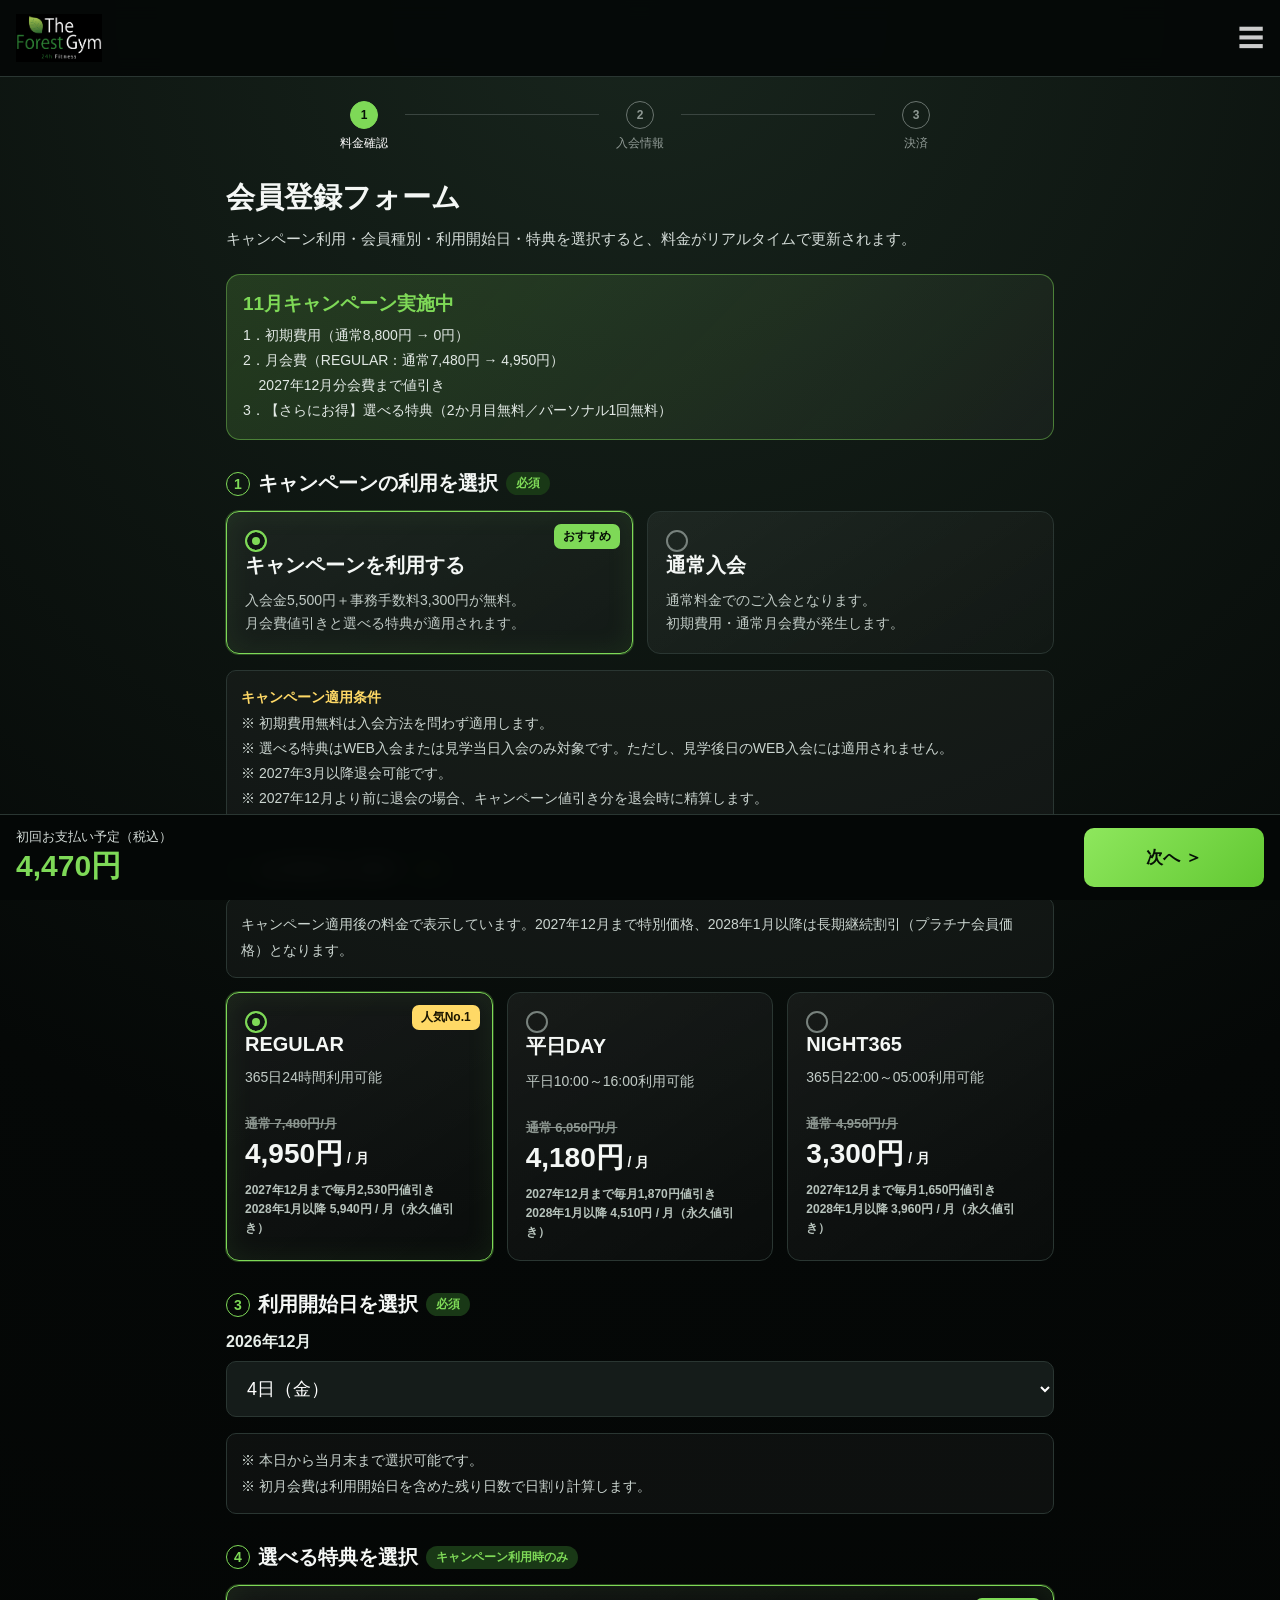
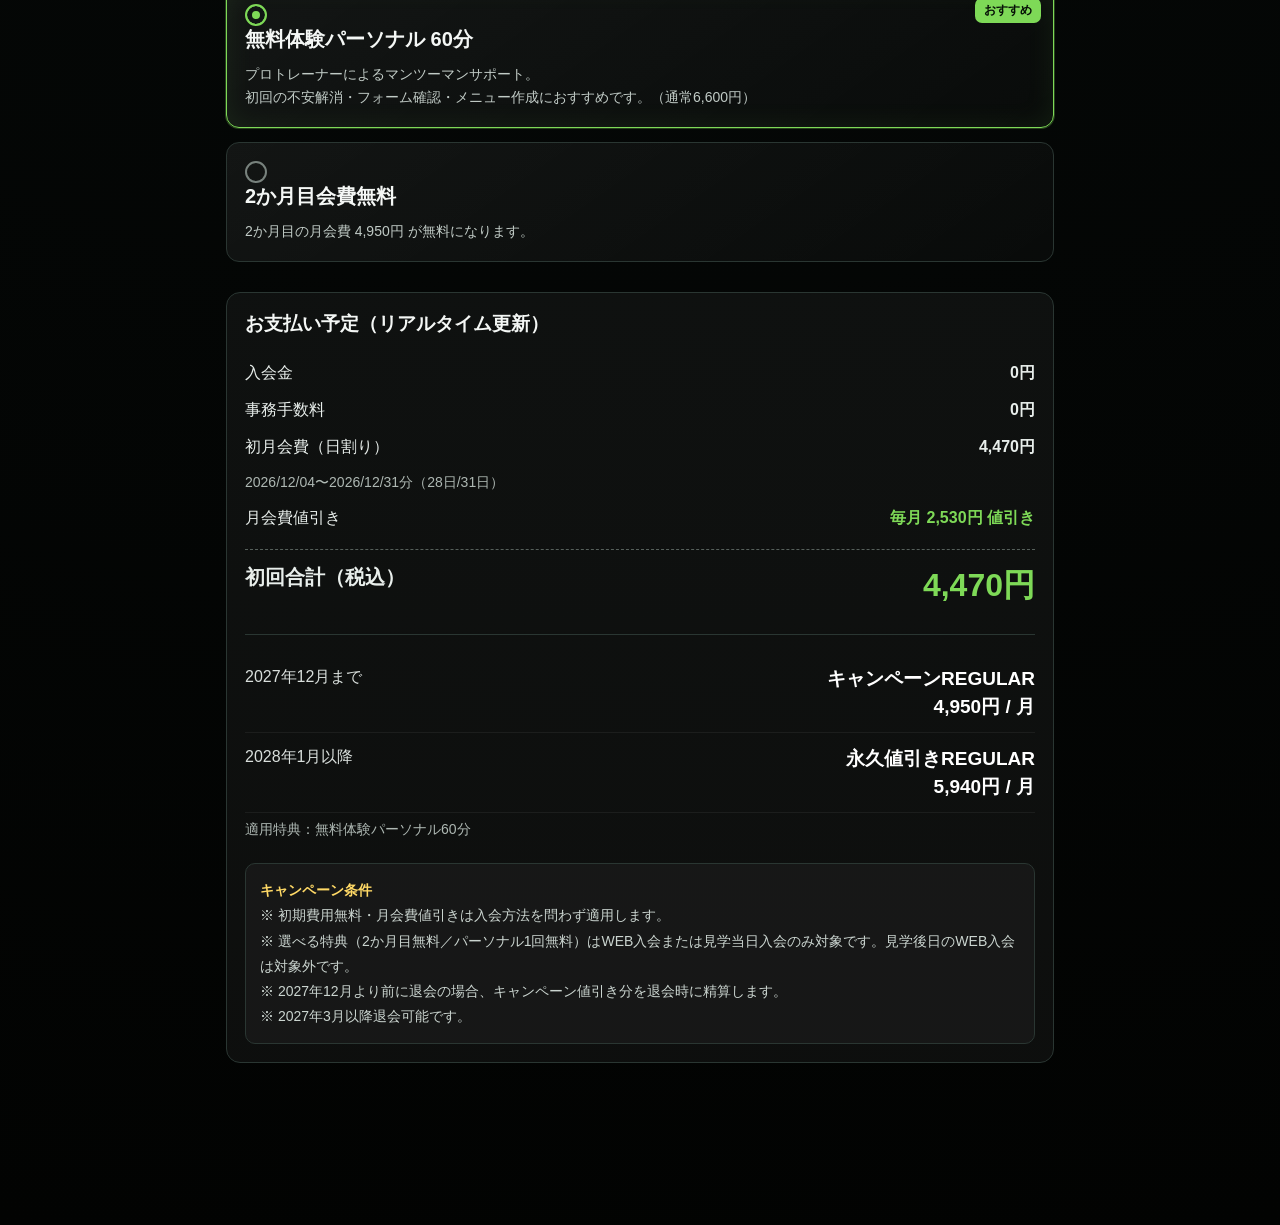
<file: index.html>
<!DOCTYPE html>
<html lang="ja">
<head>
<meta charset="UTF-8" />
<meta name="viewport" content="width=device-width, initial-scale=1.0" />
<title>THE FOREST GYM 会員登録フォーム</title>
  <!-- Google Analytics 4 -->
  <script async src="https://www.googletagmanager.com/gtag/js?id=G-E3E38WJLME"></script>
  <script>
    window.dataLayer = window.dataLayer || [];
    function gtag(){dataLayer.push(arguments);}
    gtag("js", new Date());
    gtag("config", "G-E3E38WJLME");
  </script>
<script src="https://yubinbango.github.io/yubinbango/yubinbango.js"></script>

<style>
:root{
  --bg:#050807;--line:#2a3632;--green:#7ed957;--text:#f4f7f5;--yellow:#ffd966;
}
*{box-sizing:border-box}
body{
  margin:0;background:radial-gradient(circle at top,#18251d 0,#050807 42%,#020302 100%);
  color:var(--text);font-family:-apple-system,BlinkMacSystemFont,"Segoe UI","Noto Sans JP",sans-serif;
  padding-bottom:138px;
}
.header{padding:14px 16px;border-bottom:1px solid var(--line);display:flex;justify-content:space-between;align-items:center;background:rgba(5,8,7,.92);position:sticky;top:0;z-index:20;backdrop-filter:blur(10px)}
.logo-img{height:48px;max-width:220px;object-fit:contain}
.menu{font-size:26px;color:#ccc}
.wrap{padding:24px 16px;max-width:860px;margin:auto}
.steps{display:flex;justify-content:space-between;margin-bottom:26px}
.step{text-align:center;color:#8f9994;font-size:12px;flex:1;position:relative}
.step:not(:last-child)::after{content:"";height:1px;background:#3a4540;position:absolute;top:13px;right:-35%;width:70%}
.step b{display:inline-flex;width:28px;height:28px;border-radius:50%;align-items:center;justify-content:center;border:1px solid #6a746f;margin-bottom:6px}
.step.active{color:#fff}.step.active b{background:var(--green);color:#061006;border-color:var(--green)}
h1{font-size:29px;margin:0 0 8px}.lead{color:#d5ddd9;margin:0 0 22px;font-size:15px;line-height:1.7}
.campaign-head{background:linear-gradient(135deg,rgba(126,217,87,.18),rgba(255,255,255,.04));border:1px solid rgba(126,217,87,.45);border-radius:14px;padding:16px;margin-bottom:24px}
.campaign-head strong{display:block;font-size:19px;color:var(--green);margin-bottom:6px}
.campaign-head p{margin:0;color:#e2e9e5;font-size:14px;line-height:1.8}
.section{margin:30px 0}
.sec-title{display:flex;align-items:center;gap:8px;font-size:20px;font-weight:800;margin-bottom:14px;flex-wrap:wrap}
.num{width:24px;height:24px;border:1px solid var(--green);border-radius:50%;display:inline-flex;align-items:center;justify-content:center;color:var(--green);font-size:14px}
.badge{background:#193816;color:var(--green);font-size:12px;padding:3px 10px;border-radius:999px;font-weight:700}
.grid{display:grid;gap:14px}.grid.two{grid-template-columns:1fr 1fr}.grid.three{grid-template-columns:repeat(3,1fr)}
.card{background:linear-gradient(145deg,rgba(255,255,255,.06),rgba(255,255,255,.018));border:1px solid var(--line);border-radius:13px;padding:18px;cursor:pointer;position:relative;min-height:112px;transition:.15s}
.card.active{border-color:var(--green);box-shadow:0 0 0 1px rgba(126,217,87,.28), inset 0 0 28px rgba(126,217,87,.09)}
.radio{width:22px;height:22px;border:2px solid #78827d;border-radius:50%;display:inline-block;margin-right:10px;vertical-align:-5px}
.card.active .radio{border-color:var(--green);box-shadow:inset 0 0 0 5px #101614;background:var(--green)}
.card h3{margin:0 0 10px;font-size:20px}.card p{margin:0;color:#c1cbc6;font-size:14px;line-height:1.65}
.price{font-size:28px;font-weight:900;margin-top:12px;line-height:1.25}.price small{font-size:14px}
.old{text-decoration:line-through;color:#8b958f;font-size:13px;margin-right:6px}
.tag{position:absolute;top:12px;right:12px;background:var(--green);color:#061006;font-size:12px;font-weight:900;padding:4px 9px;border-radius:7px}
.tag.yellow{background:var(--yellow);color:#1b1600}
.campaign-note{margin-top:10px;font-size:12px;color:#b7c3bc;line-height:1.6}
.note,.terms{border:1px solid var(--line);border-radius:10px;padding:14px;color:#cbd5d0;font-size:14px;line-height:1.8;background:rgba(255,255,255,.035)}
.terms{margin-top:16px}.terms strong{color:var(--yellow)}
.selectbox,.field-input{
  width:100%;background:#151c1a;border:1px solid var(--line);color:#fff;
  font-size:18px;padding:16px;border-radius:10px;
}
.field{margin-bottom:16px}.field label{display:block;font-weight:800;margin-bottom:8px;color:#e7eee9}
.photo-box{border:1px dashed rgba(126,217,87,.65);border-radius:14px;padding:18px;background:rgba(255,255,255,.035)}
.photo-box input{width:100%;color:#dce5e0;font-size:15px}
.preview{margin-top:14px;width:132px;height:132px;border-radius:12px;border:1px solid var(--line);object-fit:cover;display:none}
.summary{background:rgba(255,255,255,.045);border:1px solid var(--line);border-radius:14px;padding:18px;margin-top:28px}
.summary h2{font-size:19px;margin:0 0 18px}
.row{display:flex;justify-content:space-between;gap:14px;padding:8px 0;color:#e8eeeb}
.row.sub{color:#aeb8b3;font-size:14px}.row.discount strong{color:var(--green)}
.total{border-top:1px dashed #56605b;margin-top:12px;padding-top:14px;font-size:20px;font-weight:900}
.total strong{font-size:32px;color:var(--green)}
.plan-line{display:flex;justify-content:space-between;gap:18px;padding:12px 0;border-bottom:1px solid rgba(255,255,255,.06)}
.plan-period{width:120px;color:#d9dfdc;font-size:16px;line-height:1.5;flex-shrink:0}
.plan-price{flex:1;text-align:right;font-size:19px;font-weight:800;line-height:1.45;color:#fff}
.rules-box{
  height:270px;
  overflow:auto;
  border:1px solid var(--line);
  padding:16px;
  border-radius:12px;
  background:#111816;
  line-height:1.85;
  color:#dce5e0;
  font-size:14px
}

.rules-pre{
  white-space:pre-wrap;
  margin:0;
  font-family:inherit;
  line-height:1.85;
  color:#dce5e0;
}

.check-row{
  display:flex;
  gap:10px;
  align-items:flex-start;
  margin-top:14px;
  font-weight:800;
  line-height:1.6
}

.check-row input{
  width:22px;
  height:22px;
  margin-top:2px
}

.check-row.disabled{
  opacity:.45
}

.hidden{
  display:none!important
}

.bottom{
  position:fixed;
  left:0;
  right:0;
  bottom:0;
  background:rgba(5,8,7,.97);
  border-top:1px solid var(--line);
  padding:13px 16px;
  display:flex;
  gap:14px;
  align-items:center;
  z-index:50;
  backdrop-filter:blur(10px)
}

.bottom-price{
  flex:1
}

.bottom-price div{
  font-size:13px;
  color:#d0d8d4
}

.bottom-price strong{
  font-size:30px;
  color:var(--green)
}

.btn{
  border:none;
  border-radius:10px;
  background:linear-gradient(135deg,#8ee75d,#62c832);
  color:#061006;
  font-weight:900;
  font-size:17px;
  padding:18px 22px;
  min-width:180px;
  cursor:pointer
}

.btn.secondary{
  background:#26312d;
  color:#fff
}

@media(max-width:640px){

  .logo-img{
    height:42px;
    max-width:190px
  }

  .wrap{
    padding:22px 14px
  }

  h1{
    font-size:27px
  }

  .grid.two,
  .grid.three{
    grid-template-columns:1fr
  }

  .card{
    padding:17px;
    min-height:96px
  }

  .price{
    font-size:26px
  }

  .bottom{
    padding:12px
  }

  .btn{
    min-width:145px;
    font-size:15px;
    padding:16px 12px
  }

  .bottom-price strong{
    font-size:27px
  }
}
  input[type="date"]{
  -webkit-appearance:auto;
  appearance:auto;
}
.paymentNotice{
  display:none;
  font-size:13px;
  margin-top:4px;
  margin-bottom:4px;
  font-weight:600;
}
</style>
</head>

<body>

<header class="header">
  <img src="logo.png" alt="THE FOREST GYM" class="logo-img">
  <div class="menu">☰</div>
</header>

<main class="wrap h-adr">
  <span class="p-country-name" style="display:none;">Japan</span>

  <div class="steps">
    <div class="step active" id="step1tab"><b>1</b><br>料金確認</div>
    <div class="step" id="step2tab"><b>2</b><br>入会情報</div>
    <div class="step"><b>3</b><br>決済</div>
  </div>

  <section id="step1">

    <h1>会員登録フォーム</h1>
    <p class="lead">キャンペーン利用・会員種別・利用開始日・特典を選択すると、料金がリアルタイムで更新されます。</p>

    <div class="campaign-head">
      <strong>期間限定キャンペーン実施中</strong>
      <p id="campaignHeadText"></p>
    </div>

    <section class="section">
      <div class="sec-title"><span class="num">1</span>キャンペーンの利用を選択 <span class="badge">必須</span></div>
      <div class="grid two">
        <label class="card active" data-campaign="yes">
          <span class="tag">おすすめ</span><span class="radio"></span>
          <h3>キャンペーンを利用する</h3>
          <p>入会金5,500円＋事務手数料3,300円が無料。<br>月会費値引きと選べる特典が適用されます。</p>
        </label>
        <label class="card" data-campaign="no">
          <span class="radio"></span>
          <h3>通常入会</h3>
          <p>通常料金でのご入会となります。<br>初期費用・通常月会費が発生します。</p>
        </label>
      </div>
      <div class="terms" id="campaignTerms"></div>
    </section>

    <section class="section">
      <div class="sec-title"><span class="num">2</span>会員種別を選択 <span class="badge">必須</span></div>
      <div class="note" id="planNote"></div>

      <div class="grid three" style="margin-top:14px">
        <label class="card active" data-plan="regular">
          <span class="tag yellow">人気No.1</span><span class="radio"></span>
          <h3>REGULAR</h3><p>365日24時間利用可能</p><div class="price" id="priceRegular"></div>
        </label>
        <label class="card" data-plan="day">
          <span class="radio"></span>
          <h3>平日DAY</h3><p>平日10:00～16:00利用可能</p><div class="price" id="priceDay"></div>
        </label>
        <label class="card" data-plan="night">
          <span class="radio"></span>
          <h3>NIGHT365</h3><p>365日22:00～05:00利用可能</p><div class="price" id="priceNight"></div>
        </label>
      </div>
    </section>

    <section class="section">
      <div class="sec-title"><span class="num">3</span>利用開始日を選択 <span class="badge">必須</span></div>
     <div class="field">
  <label id="startMonthLabel"></label>
  <select id="startDaySelect" class="selectbox"></select>
</div>
      <div class="terms">※ 本日から当月末まで選択可能です。<br>※ 初月会費は利用開始日を含めた残り日数で日割り計算します。</div>
    </section>

    <section class="section" id="benefitSection">
      <div class="sec-title"><span class="num">4</span>選べる特典を選択 <span class="badge">キャンペーン利用時のみ</span></div>
      <div class="grid">
        <label class="card active" data-benefit="personal">
          <span class="tag">おすすめ</span><span class="radio"></span>
          <h3>無料体験パーソナル 60分</h3>
          <p>プロトレーナーによるマンツーマンサポート。<br>初回の不安解消・フォーム確認・メニュー作成におすすめです。（通常6,600円）</p>
        </label>
        <label class="card" data-benefit="free2">
          <span class="radio"></span>
          <h3>2か月目会費無料</h3>
          <p id="freeSecondMonthText">2か月目の月会費が無料になります。</p>
        </label>
      </div>
    </section>

    <section class="summary">
      <h2>お支払い予定（リアルタイム更新）</h2>
      <div class="row"><span>入会金</span><strong id="joinFee"></strong></div>
      <div class="row"><span>事務手数料</span><strong id="adminFee"></strong></div>
      <div class="row"><span>初月会費（日割り）</span><strong id="firstMonthFee"></strong></div>
      <div class="row sub"><span id="dateRange"></span><span></span></div>
       <div class="row hidden" id="secondMonthRow"><span>2か月目</span><strong id="secondMonthFee"></strong></div>
      <div class="row discount" id="monthlyDiscountRow"><span>月会費値引き</span><strong id="monthlyDiscount"></strong></div>
      <div class="row total"><span>初回合計（税込）</span><strong id="firstTotal"></strong></div>
      <div class="row sub hidden" id="cycleNote">
  <span>26日以降は決済サイクルの関係で2か月目の会費も同日決済となります。</span>
  <span></span>
</div>
      <hr style="border-color:#2a3632;border-style:solid;border-width:1px 0 0;margin:18px 0">
      <div id="monthlyPlanText"></div>
      <div class="row sub"><span id="benefitText"></span><span></span></div>
      <div class="terms" id="conditionText"></div>
    </section>
  </section>

  <section id="step2" class="hidden">
    <h1>入会者情報</h1>
    <p class="lead">以下の情報を入力し、会則確認後に決済入力へお進みください。</p>

    <section class="section">
      <div class="sec-title"><span class="num">1</span>基本情報 <span class="badge">必須</span></div>

 <div class="field">
  <label>氏名</label>

  <div class="grid two">
    <input id="lastName" class="field-input" type="text" placeholder="姓">

    <input id="firstName" class="field-input" type="text" placeholder="名">
  </div>
</div>

<div class="field">
  <label>フリガナ</label>

  <div class="grid two">
    <input id="lastKana" class="field-input" type="text" placeholder="セイ">

    <input id="firstKana" class="field-input" type="text" placeholder="メイ">
  </div>
</div>

<div class="field">
  <label>生年月日</label>

  <select id="birthYear" class="field-input">
    <option value="">西暦</option>
  </select>

  <select id="birthMonth" class="field-input" style="margin-top:10px;">
    <option value="">月</option>
  </select>

  <select id="birthDay" class="field-input" style="margin-top:10px;">
    <option value="">日</option>
  </select>
</div>

<div class="field">
  <label>電話番号</label>

  <input
    id="phone"
    class="field-input"
    type="tel"
    inputmode="tel"
    placeholder="例：09012345678"
  >
</div>

<div class="field">
  <label>メールアドレス</label>

  <input
    id="email"
    class="field-input"
    type="email"
    inputmode="email"
    placeholder="例：sample@example.com"
  >
</div>

<div class="field">
  <label>郵便番号</label>

  <input
    id="postalCode"
    class="field-input p-postal-code"
    type="text"
    inputmode="numeric"
    placeholder="例：2760049"
  >
</div>
      <div class="field">
        <label>住所</label>
        <input id="addressAuto" class="field-input p-region p-locality p-street-address p-extended-address" type="text" placeholder="郵便番号入力で自動入力">
      </div>

      <div class="field">
        <label>番地・建物名・部屋番号</label>
        <input id="addressDetail" class="field-input" type="text" placeholder="例：1-2-3 フォレストビル101">
      </div>
    </section>

    <section class="section">
      <div class="sec-title"><span class="num">2</span>顔写真をアップロード <span class="badge">必須</span></div>
      <div class="photo-box">
        <input type="file" id="facePhoto" accept="image/*">
        <img id="photoPreview" class="preview" alt="顔写真プレビュー">
        <div class="terms">※ 会員証・本人確認用の顔写真です。正面から顔が分かる写真を選択してください。</div>
      </div>
    </section>

    <section class="section">
      <div class="sec-title"><span class="num">3</span>会則確認 <span class="badge">必須</span></div>

     <div class="rules-box" id="rulesBox">
<pre class="rules-pre">
1．総則
第1条（定義）
本会則によって定める条項はA-nauts株式会社（以下「本部」という）、本部が承認する法人、個人（以下「パートナー」という。本部及びパートナーを以下「運営者」という）が運営するThe Forest Gym（フォレストジム、以下｢本クラブ｣という）に適用されるものとします。
第2条（目的）
本クラブの会員が、本クラブの施設を利用することにより、心身の健康維持・増進を図ることを目的とします。
2．会員
第3条（会員）
会員の契約期間は、月単位で本部が別途定めた期間とし本部所定の退会手続きが完了するまでは自動更新とします。
第4条（入会資格）
本クラブの入会資格を有する方は、以下の項目を全て満たす方とします。
①15才（高校生）以上の男女で、本会則を承認し、諸規則を遵守する方。
②暴力団・暴力団員その他これに準ずる者等反社会的勢力でない方。また、将来にわたりこれに該当しないことを自ら保証する方。
③入会に先立って、本クラブの実施するメディカルチェック等の結果により施設の利用に差し支えがないと判断された方。
④他の会員に対する迷惑行為、本クラブの運営に支障を来す行為を行わないことを保証する方。
⑤過去に本クラブを含む運営者が運営するクラブで除名処分となったことがない（除名処分に該当する行為を行い、結果的に自ら退会した方を含む）、または会員制スポーツクラブ等で除名処分となったことがない方。また、過去の除名原因が明確であり、本部が別途定める基準に応じて再度入会資格を認めた方。
⑥次のいずれかに該当した場合、本クラブが別途定める審査において入会資格が認められ、入会条件に同意した方。
・刺青がある方。
・集団感染するおそれのある疾病に罹患している方。
・施設を一人で利用できない方。
・妊娠している方。
・上記の他、本部が審査を必要と判断した方。
第5条（入会手続き）
①本クラブを利用する方は、本会則を承認の上、入会手続きを行い所定の料金等を納入し本部の承認を得、契約を行う事により会員となります。未成年者が入会を希望する場合は、本人とその親権者が連署の上入会手続きを行うものとします。この場合、親権者は本会則に基づく責任を本人と連帯して負うものとします。
②会員となる方は入会手続きの際、氏名、生年月日、性別、連絡先電話番号・Ｅメールアドレス、現住所、緊急連絡先と電話番号、会費決済に必要な情報を登録するものとします。また、会員となる方は登録内容が正確であることを保証します。
③本クラブは会員の顔写真付き身分証をコピーした上で入会手続きによって付与された会員番号を付したデジタル情報として保有し、本人確認等やサービスを提供する上での照合、サービス利用いただくための資格等の確認に利用します。
④会員資格を喪失した方が、本クラブに入会を希望する場合、本部は資格喪失理由により、入会金・月会費・諸料金の割引を適用しない場合があります。また、本クラブは、第4条⑥により再度入会資格を認めた方について、月会費・諸料金の支払方法を指定する場合があります。
第6条（会員証）
①会員証は会員が本クラブの施設を利用するときの本人認証を行なうためのカードであり、本部は会員に対して会員証を発行します。会員は、会員証を必ず携帯し入退室するものとし、携帯していない場合は施設内に立ち入ることができません。また、会員証は諸手続きの際に提示いただきます。
②会員が会員資格を喪失し、無効となった会員証は、返却の必要はありません。
③会員は会員証を紛失したとき、盗難にあったとき、破損や読み取り不良等で利用できなくなったときは速やかにその旨を本クラブに連絡いただきます。その際、必ず会員本人がスタッフ勤務時間内に電話、WEB当の方法により予約の上、来店し、所定の再発行料を支払った上で再発行手続きをお取りいただきます。
④会員証を他人に貸与、譲渡することはできません。会員証は会員本人のみが使用できるものとし、万一他人に貸与した場合は第12条⑧により除名とします。
第7条（月会費・諸料金）
①会員は本部が定めた月会費・諸料金を所定の方法で、所定の期日に本部に納入していただきます。本クラブは未成年の会員の親権者、または会員資格のある会員の家族を会員の代理人として、月会費・諸料金のお支払いを認める場合があります。この場合、会員の代理人は本会則に基づく責任を本人と連帯して負うものとします。
②月会費・諸料金にかかる消費税は会員の負担とします。尚、消費税法の改正等により消費税率が変更される場合、適用日以降に該当する期間の月会費・諸料金に係る消費税について、前払金を含め法改正の内容に従い、会員は本部が定めた方法で差額を負担するものとします。
③納入いただいた月会費・諸料金は、ご利用の有無に関係なく返金いたしません。
④月会費・諸料金の金額、支払時期、支払方法等は本部がこれを定めます。
⑤利用回数の有無にかかわらず、WEBにて退会手続きを完了した退会月迄は月会費・諸料金のお支払いが必要となります。
⑥本部は本クラブの運営上必要と判断した場合または経済情勢等の変動に応じて、会員種類の改廃もしくは月会費・諸料金等の金額を変更することができ、本部が定めた方法により告知するものとします。
⑦月会費・諸料金を滞納している会員は、施設のご利用をお断りすることがあります。また未払い分の月会費・諸料金は納入いただきます。会員が自己都合により会費を滞納した場合、本部が指定する方法で入金いただきます。その際必要な催促状に係る通信費として1回あたり110円（税込）、遅延損害金、振込手数料等の費用はすべて会員本人が負担するものとします。
⑧一旦納入いただいた諸費用に過払金が生じた場合、本部所定の退会手続きが完了するまでの間、本部が適当と認める順序、方法によりいずれかの債務にも充当することが出来るものとします。または、法令の定めまたは本部が認める理由がある場合のみ返金いたします。尚、返金先は、会員本人または本条①で予め本部が認めている会員の代理人とします。
⑧やむを得ない事情を除き、平日DAY会員が月間2回以上利用時間を延長して施設を利用した場合、次月よりレギュラー会員に種別変更頂きます。また、高校生会員が利用時間を延長して施設を利用した場合1回につき440円（税込）をご負担いただきます。また、いずれの場合も退出に費用が発生する場合はその費用を全額ご負担いただきます。
第8条（退会・再入会）
①会員本人の都合による退会は、ご本人が退会希望月の9日20時迄にWEBにて所定の手続きを完了する事により、その月末で退会となります。また、９日を過ぎた場合、翌月以降の月末日の退会となります。未払い料金のある場合は退会届を提出した時期から最短の決済日にて全額決済するものとします。万が一決済できない場合、完納するまで退会処理は行われないことに同意いただきます。
②退会手続き、再入会手続きは店頭にてWEBを用いて行うものとします。
③所定の手続きは、本部にデータが送信いただいたもののみ手続きの依頼を受け付けます。
④入会キャンペーンでご入会いただいた場合、定めた最低継続期間中は退会はできません。また入会キャンペーンであらかじめ定めた期間内に退会された場合はキャンペーン値引き分の精算金が発生いたします。なお、キャンペーン特典の一部について行使しなかったことを理由に精算金対象から差し引くことは致しません。
⑤入会した会員が再入会する際は、入会金は発生しません。また、退会前の会員証をお持ち頂き使用できる場合は事務手数料も発生しません。
第9条（会員資格の譲渡、相続、貸与）
会員は、如何なる場合も、その会員資格を他に譲渡・相続または貸与することはできません。
第10条（会員の休会）
①会員本人の都合により1ヶ月以上の長期にわたり本クラブを利用できない場合、本人が休会希望前月の9日20時までにWEBにて所定の手続きを完了した場合、当月より月額550円（税込）の休会月会費を支払うことにより休会できます。また、休会手続きが休会希望前月の９日20時を過ぎた場合、翌々月以降の休会となり、翌月の月会費は全額お支払いただきます。
②所定の手続きは、本部にデータが送信いただいたもののみ手続きの依頼を受け付けます。
③継続利用期間(もしくは最低継続利用期限日)が条件に付された入会キャンペーン等を利用してご入会いただいている場合、休会期間は継続利用期間に含めないものとし、最低継続利用期限日は休会期間相当分延長されるものとします。ただし、無料期間中の休会、および行政からの要請その他の事由により本クラブの営業休止期間は除く。
④休会会員は、本人が本クラブの受付時間に来店し所定の手続きをすることにより随時復会できます。復会月より所定の月会費をいただきます。また、1ヶ月以内の復会は休会の取り消しとなり、復会月の月会費は全額お支払いただきます。復会手続きが９日を過ぎた場合、復会月の翌月は休会できないものとし、翌月の月会費は全額お支払いただきます。
⑤本人来店による所定の手続きができない場合は、代理人または郵送による所定の手続きができるものとし、手続期日などは①と同様です。
第11条（諸手続き）
①8条に定める内容を除き、会員本人が本クラブのスタッフ勤務時間内で電話、WEB等の方法で来店予約の上、来店し諸手続きを行なうものとします。
②会員は会員種類・プライベートロッカー・オプション・サービスに関する変更等の手続きを、別途定める所定の方法で完了しなければなりません。なお、継続利用期間が条件に付された入会キャンペーン等を利用してご入会いただいている場合、当該期間中にレギュラー会員及び高校生会員から平日DAY会員への変更は行えません。
③会員は入会手続きの際に登録した内容に変更があった場合、速やかに変更手続きを行わなくてはなりません。また、その後に変更があった場合も同様とします。
④本クラブが第5条②の内容に関して変更の事実を確認した場合は、本人の同意をもって登録内容を変更できるものとし、届出書の取り交わしを省略する場合があります。
⑤運営者が会員あてに郵便物で通知する場合、会員から届出のあった最新の住所あてに行い、発送をもって効力を有するものとし、不到達等以後の責を負いません。
⑥運営者が会員あてにLINE、Eメールで通知する場合、会員から届出のあった登録内容に基いて行い、発信をもって効力を有するものとし、未確認または不到達等以後の責を負いません。
⑦会員が連絡先の変更を怠った場合、郵便物を希望しない場合は、運営者からの通知が不到達となっても、通常到達すべきときに到達したものとみなすことに異議はないものとします。
⑧本クラブは、本人確認等やサービスを提供する上での照合、サービスを利用いただくための資格等の確認のため、入会手続きの際に登録した顔写真の更新が必要と判断した場合、会員の顔写真を撮影できるものとします。
第12条（会員除名）
会員が次のいずれかに該当した場合は、本部は、資格停止処分あるいは除名処分等の処分をなすことができます。また、各項に該当し除名を受けた会員は、その後運営者の運営する全ての施設に入会および立ち入ることができないものとします。（但し、本部が別途定める基準に準じて認めた場合は除く）除名処分を受けた会員は除名処分を受けた日に退会処理を行うこととする。その際、未払い会費、キャンペーン条件等満たしていないなどの理由により精算金が発生する場合は最終決済日をもって清算する。
①本会則、その他本部が定める諸規則に違反したとき。
②本クラブの名誉を傷つけ、秩序を乱したとき。
③月会費・諸料金の遅延など支払いを怠ったとき。月会費・諸料金を滞納し、本クラブの催告に応じないとき。月会費・諸料金を3ヶ月以上滞納したとき。
④入会に際して本部に虚偽の申告をしたとき。
⑤本部が会員としてふさわしくないと判断したとき。
⑥暴力団・暴力団員その他これに準ずる者等反社会的勢力であることが判明した時。
⑦他の会員に対する迷惑行為、本クラブの運営に支障を与えるような行為をしたとき。
⑧第22条各号の禁止行為を行ったとき。
⑨その他、本条各号に準ずる行為をしたとき。
第13条（会員資格喪失）
会員は次の場合に会員資格を喪失します。また、会員資格を喪失した会員証は直ちに無効となり、以後の本クラブへの入室、施設利用はできません。
退会したとき。
①会員が株式会社もぐらへ申し込んだ集金代行・保証委託契約について、集金代行会社より契約不成立、解除または無効の通知を受理したとき。（理由の如何に関わらず、会員へ事前通知連絡することはありません。）
②除名されたとき。
③死亡したとき。
④本クラブが廃止されたとき。
第14条（健康管理）
①会員は各自の責任において健康管理を行うものとします。
②会員は疾病により医師に運動や入浴を控えるように指示された場合、または施設およびサービスの利用にあたり治療中の疾病もしくは疾患の疑いが生じた場合には本クラブへ申告するものとします。本クラブは会員からの申告または施設およびサービスの利用中に疾病もしくは疾患の可能性が生じた場合には医療機関による検診を実施し、その結果により施設の利用に差し支えがないことを確認するものとします。
3．施設・サービス利用
第15条（会員外利用者）
本部は、特に必要と認めた場合、会員以外の方（以下会員外利用者という）に本クラブの立ち入り、見学、施設・サービスを利用させることができます。会員外利用者についても施設・サービス利用のための資格確認、運営や緊急時の対応に必要な情報を登録するものとします。また、会員と同様に本会則を適用します。
第16条（諸規則の厳守）
会員は本クラブ施設・サービス利用に際して、本会則および本部が別途定める規則と注意事項を厳守し、本クラブでは従業員の指示に従っていただきます。
第17条（入室禁止、退室）
運営者は下記の項に該当する方に入室禁止、退室を命じることができます。
①本会則および諸規則を遵守しない方。
②暴力団・暴力団員その他これに準ずる者等反社会的勢力。
③刺青を露出した方。
④酒気を帯びている方。
⑤集団感染するおそれのある疾病に罹患している方。
⑥運営者が、他の施設利用者に迷惑をかけると判断した方。
⑦正当な理由なく本クラブの従業員の指示に従わない方。
⑧過去に本クラブを含む運営者が運営するクラブで除名処分となったことがある（除名処分に該当する行為を行い、結果的に自ら退会した方を含む）、または会員制スポーツクラブ等で禁止行為を行ったことにより除名処分となったことがある方。
⑨第22条で禁止されている行為を行った方。
第18条（施設・サービス利用制限）
運営者は下記の項に該当する方に施設・サービス利用の制限を命じることができます。
①健康状態により、医師から運動や入浴を禁じられている方。
②運営者が運動や入浴、サービス利用することが好ましくないと判断した方。
第19条（損害賠償）
①本クラブの施設利用に際して本人または第三者に人的・物的事故が生じ、その事故について運営者に明らかな帰責事由が認められる場合に限り、運営者は適正な範囲の賠償をするものとします。
②会員が本クラブの施設利用に際して運営者、運営者の従業員または第三者に損害を与えた場合、速やかにその賠償の責に応じるものとします。
③会員が本クラブを利用する際に生じた怪我、事故等に対して、運営者に明らかな故意または重大な過失がある場合を除き、会員各自の自己責任とし、運営者は一切損害賠償・補償等の責を負いません。
第20条（盗難）
会員は、本クラブに設置されているロッカー等を会員自身の責任と負担により使用するものとします。収納物の盗難・毀損その他本クラブの利用に際して生じた盗難・毀損等については、運営者に帰責事由が認められる場合に限り、運営者は適正な範囲の賠償をするものとします。
第21条（紛失物・忘れ物・放置物）
①会員が本クラブの利用に際して生じた紛失については、運営者は一切損害賠償・補償等の責を負いません。
②忘れ物・放置物について、本クラブは速やかに施設近隣の警察署へ届け出るものとします。但し、劣化のおそれがあるなど衛生安全管理上、保管は不適切と判断したものは、適宜処理させていただきます。
第22条（禁止事項）
本クラブ施設内および本クラブ周辺において、会員による次の行為を禁止します。
①会員証を他人に貸与すること。
②会員の入室と同時に施設の利用資格がない同伴者を施設内へ入室させること。
③運動に不適切な服装、装飾品、履物を着用して施設を利用すること。
④動物を施設内に持ち込むこと。（身体障害者補助犬法で定められた盲導犬、介助犬及び聴導犬を除く）
⑤刃物等の危険物を施設内に持ち込むこと。
⑥施設内で喫煙すること。（電子タバコ・無煙タバコを含む）
⑦許可なく施設内で撮影・録音すること。
⑧本クラブの諸施設・器具・備品その他運営者が管理する物品の損壊や持ち出し、落書きや造作をすること。
⑨所定の場所以外での排泄行為。
⑩他人や従業員、本クラブ、運営者を誹謗、中傷すること
⑪許可なく本クラブにおいて物品の売買やパーソナルトレーニング等の営業行為や勧誘をすること。営利・非営利を問わず勧誘行為（団体加入の勧誘を含む）や政治活動、署名活動をすること。
⑫他人や従業員の身体を押す、拘束する、殴打する、蹴り上げる等の暴力行為。暴言、恫喝、大声、奇声を発したり、他人を睨む、行く手を遮る、襲いかかろうとする等の威嚇行為。物を叩く、投げる、壊すなど、他人が恐怖を感じる危険な行為。
⑬痴漢、覗き、露出等の公序良俗に反する行為。
⑭他人や従業員を待ち伏せたり、尾行、執拗な話しかけ等のストーカー行為。
⑮正当な理由なく、面談、電話、その他の方法で従業員を拘束する等、従業員の業務を妨げる行為。
⑯支払うべき月会費、諸料金、諸費用を支払うことなく不正に施設・サービスを利用する行為。
⑰他人の施設利用を妨げる行為。
⑱施設のエアコン、照明、換気扇などの入・切・変更などを従業員の了解をとらずに行う行為
⑲その他、本クラブの秩序を乱す行為。本条各号に準じる行為。
第23条（利用案内）
本会則に定めないクラブ運営事項については、施設内掲示あるいは利用案内または本部が別途定める規則に準じます。
第24条（営業日・営業時間・受付時間）
①本クラブの施設の営業日・営業時間・受付時間は別途定めます。
②気象、災害、警報、注意報その他諸事情等により、本部が受付時間の変更が必要と判断した場合は、事前告知することなく受付時間を変更することがあります。
4．施設営業
第25条（施設の利用制限と休業）
①本クラブは次の理由により、施設の全部または一部、または一定の時間について、利用制限または臨時休業することがあります。
（1）気象、災害、警報、注意報等により、安全に営業を行う事ができないと運営者が判断したとき。
（2）行政指導、法令等重大な事由により、止むを得ないと運営者が判断したとき。
（3）入居している複合施設が休館するとき。
（4）施設点検、施設の改装または修理、その他の工事により営業ができないと運営者が判断したとき。
（5）突発的なシステム・機器障害等により正常に入退室管理を行えないと判断したとき。
（6）その他、運営者が休業を必要と判断したとき。
②予定されている休業は、あらかじめ原則2週間前までに告知します。但し、緊急の際は事前告知できない場合があります。
③施設の一部分の利用制限ないし利用停止の措置にとどまる場合には、運営者は会員に会費を返還しないものとします。また、①（1）～（6）の事由により施設の全部を休館する場合、休館店舗のみ利用できる会員種類の会員の会費については、以下のとおりとします。但し、休館店舗以外の他店舗も利用することができる会員種類の会員は対象外とします。
（1）月間10営業日以上（2月は9営業日以上）施設の全部を休館した場合は、休館した日数分を日割り計算し返金いたします。
第26条（本クラブおよび施設の廃止・統合）
運営者は次の理由により、本クラブおよび施設の全部または一部を廃止・統合をすることがあります。
①気象、災害等により施設を休業し、再開業が困難と判断したとき。
②経営上、営業の継続が困難と判断したとき。
本クラブおよび施設の廃止や統合が行われた場合、運営者はその旨を会員に告知し、本クラブの会員契約の全部または一部を終了させることができるものとします。
5．その他
第27条（個人情報保護）
運営者は、個人情報の取扱いに関するプライバシーポリシーを策定し、本プライバシーポリシーを遵守するとともに、お客様の個人情報をはじめとする全ての個人情報をより安全かつ適切に取り扱うことを宣言いたします。プライバシーポリシーは、本クラブのホームページに掲示いたします。
第28条（会則の改定）
本部は本会則を改定することができ、改定された会則は、改定日より全会員に適用されるものとします。また、本部が本会則を改定する場合には、改定日の2ヶ月以上前に第29条（告知方法）および別途本部が告知方法を定めた場合にはその方法に従って会員に告知するものとします。
第29条（告知方法）
本会則の改定にあたっては、施設内に掲示し、かつ、本クラブのウェブサイトへ掲載することにより、これを会員に告知するものとします。また、本クラブの諸事情に関する予告、通知は、本部のウェブサイトへ掲載・施設内掲示・施設内放送などにより通知することにより、これを会員に告知するものとします。

附則
本会則は、2020年５月1日より施行いたします。
2023年 06月29日改定
2025年　１月　 1日改定
法人月会費制会員 会則における特則
法人月会費制会員は、The Forest Gym会則に次の事項を追加いたします。
第1条The Forest Gym会則第8条（退会）について以下の通り追加いたします。
①契約法人が本クラブを退会した場合は、各登録会員も自動的に退会となります。（会員による退会の手続きは不要です。）
②お勤め先、所属先を退職または脱退した場合は、会員本人が退職または脱退月の9日迄に来店し所定の手続きを完了しなければなりません。
第2条The Forest Gym会則第13条（会員資格喪失）について以下の通り追加いたします。
会員は次の場合に会員資格を喪失します。
①契約法人が本クラブを退会したとき、または契約法人たる資格を喪失したとき。
②お勤め先、所属先を退職または脱退したとき。
第3条（効力）
本特則は2020年4月1日より適用します。本特則に定めのない事項は、全てThe Forest Gym会則に従うものとします。
以上

</pre>
</div> 

      <label class="check-row disabled" id="agreeWrap">
        <input type="checkbox" id="agreeRules" disabled>
        <span>会則・キャンペーン適用条件・退会時精算条件を確認し、同意しました。</span>
      </label>

      <div class="terms">※ 会則を最後までスクロールすると、同意チェックが可能になります。</div>
    </section>
  </section>

</main>

<div class="bottom">
  <div class="bottom-price">
    <div id="bottomLabel">初回お支払い予定（税込）</div>

<div class="paymentNotice" id="paymentNotice">
  会員登録を確定して決済情報入力へ進みます
</div>

    <strong id="bottomTotal"></strong>
  </div>

  <button class="btn" id="mainButton" onclick="mainAction()">
    次へ ＞
  </button>
</div>

<script>
const PLANS = {
  regular:{name:"REGULAR",normal:7480,campaign:4950,platinum:5940,discount:2530},
  day:{name:"平日DAY",normal:6050,campaign:4180,platinum:4510,discount:1870},
  night:{name:"NIGHT365",normal:4950,campaign:3300,platinum:3960,discount:1650}
};

const state = {
  step:1,
  campaign:true,
  plan:"regular",
  benefit:"personal",
  startDate:null,
  firstTotal:0,
  facePhotoSelected:false,
  facePhotoBase64:"",
  facePhotoName:"",
  facePhotoUrl:""
};

const ATTRIBUTION_KEYS = ["gclid","gbraid","wbraid","utm_source","utm_medium","utm_campaign","utm_term","utm_content"];
const ATTRIBUTION_STORAGE_KEY = "tfg_ad_attribution";

function getAttribution(){
  const current = new URLSearchParams(window.location.search);
  let saved = {};
  try{ saved = JSON.parse(localStorage.getItem(ATTRIBUTION_STORAGE_KEY) || "{}"); }catch(_){}

  const merged = {...saved};
  ATTRIBUTION_KEYS.forEach(key=>{
    const value = current.get(key);
    if(value) merged[key] = value;
  });

  if(Object.keys(merged).length){
    merged.first_seen_at = merged.first_seen_at || new Date().toISOString();
    merged.last_seen_at = new Date().toISOString();
    merged.landing_path = merged.landing_path || window.location.pathname;
    localStorage.setItem(ATTRIBUTION_STORAGE_KEY, JSON.stringify(merged));
  }
  return merged;
}

function paymentUrlForLog(paymentUrl){
  const attribution = getAttribution();
  if(!Object.keys(attribution).length) return paymentUrl;
  return paymentUrl + "#tfg_attribution=" + encodeURIComponent(JSON.stringify(attribution));
}

const yen = n => Number(n).toLocaleString("ja-JP") + "円";

function parseLocalDate(iso){const [y,m,d]=iso.split("-").map(Number);return new Date(y,m-1,d);}
function toISODateLocal(date){const y=date.getFullYear();const m=String(date.getMonth()+1).padStart(2,"0");const d=String(date.getDate()).padStart(2,"0");return `${y}-${m}-${d}`;}
function todayISO(){return toISODateLocal(new Date());}
function endOfMonthISO(){const d=new Date();return toISODateLocal(new Date(d.getFullYear(),d.getMonth()+1,0));}
function daysInMonth(date){return new Date(date.getFullYear(),date.getMonth()+1,0).getDate();}
function remainingDaysIncludingStart(date){return daysInMonth(date)-date.getDate()+1;}
function calcProrated(monthly,date){return Math.floor(monthly*remainingDaysIncludingStart(date)/daysInMonth(date));}
function currentPlan(){return PLANS[state.plan];}
function currentMonthly(){const p=currentPlan();return state.campaign?p.campaign:p.normal;}
function getEnrollmentDate(){return new Date();}
function addMonthsFromEnrollment(months){const d=getEnrollmentDate();return new Date(d.getFullYear(),d.getMonth()+months,1);}
function ymLabel(date){return `${date.getFullYear()}年${date.getMonth()+1}月`;}
function getCampaignEndMonthLabel(){return ymLabel(addMonthsFromEnrollment(12));}
function getPlatinumStartMonthLabel(){return ymLabel(addMonthsFromEnrollment(13));}
function getCancelableMonthLabel(){return ymLabel(addMonthsFromEnrollment(3));}

function updatePlanPrices(){
  const campaignEnd=getCampaignEndMonthLabel();
  const platinumStart=getPlatinumStartMonthLabel();

  document.getElementById("planNote").textContent = state.campaign
    ? `キャンペーン適用後の料金で表示しています。${campaignEnd}まで特別価格、${platinumStart}以降は長期継続割引（プラチナ会員価格）となります。`
    : "通常入会の料金で表示しています。キャンペーン特典・月会費値引きは適用されません。";

  for(const [key,p] of Object.entries(PLANS)){
    const el=document.getElementById(key==="regular"?"priceRegular":key==="day"?"priceDay":"priceNight");
    el.innerHTML = state.campaign
      ? `<span class="old">通常 ${yen(p.normal)}/月</span><br>
         ${yen(p.campaign)}<small> / 月</small>
         <div class="campaign-note">${campaignEnd}まで毎月${yen(p.discount)}値引き<br>${platinumStart}以降 ${yen(p.platinum)} / 月（永久値引き）</div>`
      : `${yen(p.normal)}<small> / 月</small><div class="campaign-note">通常月会費でのご利用</div>`;
  }
}

function getMonthlyDisplay(){
  const p=currentPlan();
  const campaignEnd=getCampaignEndMonthLabel();
  const platinumStart=getPlatinumStartMonthLabel();

  if(state.campaign){
    return `
      <div class="plan-line"><div class="plan-period">${campaignEnd}まで</div><div class="plan-price">キャンペーン${p.name}<br>${yen(p.campaign)} / 月</div></div>
      <div class="plan-line"><div class="plan-period">${platinumStart}以降</div><div class="plan-price">永久値引き${p.name}<br>${yen(p.platinum)} / 月</div></div>
    `;
  }

  return `<div class="plan-line"><div class="plan-period">通常月会費</div><div class="plan-price">${p.name}<br>${yen(p.normal)} / 月</div></div>`;
}

function updateFreeSecondMonthText(){
  const p=currentPlan();
  document.getElementById("freeSecondMonthText").textContent=`2か月目の月会費 ${yen(p.campaign)} が無料になります。`;
}

function recalc(){
  if(!state.startDate){
  return;
}
  const p=currentPlan();
  const campaignEnd=getCampaignEndMonthLabel();
  const platinumStart=getPlatinumStartMonthLabel();
  const cancelableMonth=getCancelableMonthLabel();

  document.getElementById("campaignHeadText").innerHTML =
    `1．初期費用（通常8,800円→0円）<br>
     2．月会費（通常7,480円→4,950円）<br>
     &nbsp;&nbsp;&nbsp;&nbsp;${campaignEnd}分会費まで毎月値引<br>
     3．選べる特典でさらにお得！`;

  document.getElementById("campaignTerms").innerHTML =
    `<strong>キャンペーン適用条件</strong><br>
     ※ 初期費用無料はWEB入会または見学当日入会のみ対象。見学後日のWEB入会は対象外です。<br>
     ※ ${cancelableMonth}以降退会可能です。<br>
     ※ ${campaignEnd}より前に退会の場合、キャンペーン値引き分を退会時に精算します。`;

  document.getElementById("monthlyPlanText").innerHTML=getMonthlyDisplay();
  updatePlanPrices();
  if(state.campaign) updateFreeSecondMonthText();

  const date=parseLocalDate(state.startDate);
  const monthly=currentMonthly();
  const joinFee=state.campaign?0:5500;
  const adminFee=state.campaign?0:3300;
  const firstMonth=calcProrated(monthly,date);

  const today=new Date();
  const isAfter26=today.getDate()>=26;

  let secondMonthFee=0;

  if(isAfter26){
    if(state.campaign && state.benefit==="free2"){
      secondMonthFee=0;
    }else{
      secondMonthFee=monthly;
    }
  }

  const total=joinFee+adminFee+firstMonth+secondMonthFee;
  const remain=remainingDaysIncludingStart(date);
  const dim=daysInMonth(date);
  state.firstTotal=total;

  document.getElementById("joinFee").textContent=yen(joinFee);
  document.getElementById("adminFee").textContent=yen(adminFee);
  document.getElementById("firstMonthFee").textContent=yen(firstMonth);

  if(document.getElementById("secondMonthFee")){
    document.getElementById("secondMonthFee").textContent=yen(secondMonthFee);
  }

  if(document.getElementById("secondMonthRow")){
    document.getElementById("secondMonthRow").classList.toggle("hidden",!isAfter26);
  }

  if(document.getElementById("cycleNote")){
    document.getElementById("cycleNote").classList.toggle("hidden",!isAfter26);
  }

  document.getElementById("dateRange").textContent=`${state.startDate.replaceAll("-","/")}〜${endOfMonthISO().replaceAll("-","/")}分（${remain}日/${dim}日）`;
  document.getElementById("firstTotal").textContent=yen(total);
  document.getElementById("bottomTotal").textContent=yen(total);

  if(state.campaign){
    document.getElementById("monthlyDiscountRow").classList.remove("hidden");
    document.getElementById("monthlyDiscount").textContent=`毎月 ${yen(p.discount)} 値引き`;
    document.getElementById("benefitSection").classList.remove("hidden");
    document.getElementById("benefitText").textContent=state.benefit==="free2" ? `適用特典：2か月目会費無料（${yen(p.campaign)}相当）` : "適用特典：無料体験パーソナル60分";
    document.getElementById("conditionText").innerHTML =
      `<strong>キャンペーン条件</strong><br>
       ※ 初期費用無料・月会費値引き・選べる特典は${campaignEnd}までの継続条件付き値引きです。<br>
       ※ ${campaignEnd}より前に退会の場合、キャンペーン値引き分を退会時に精算されます。<br>
       ※ 初期費用無料はWEB入会または見学当日入会のみ対象、見学後日のWEB入会は対象外です。<br>
       ※ ${cancelableMonth}以降退会可能です。`;
  }else{
    document.getElementById("monthlyDiscountRow").classList.add("hidden");
    document.getElementById("monthlyDiscount").textContent="";
    document.getElementById("benefitSection").classList.add("hidden");
    document.getElementById("benefitText").textContent="通常入会のためキャンペーン特典は適用されません。";
    document.getElementById("conditionText").innerHTML =
      `<strong>通常入会</strong><br>
       ※ 入会金5,500円、事務手数料3,300円が発生します。<br>
       ※ 月会費値引き・選べる特典は適用されません。`;
  }
}

function showStep(step){
  state.step = step;

  document.getElementById("step1").classList.toggle("hidden", step !== 1);
  document.getElementById("step2").classList.toggle("hidden", step !== 2);

  document.getElementById("step1tab").classList.toggle("active", step === 1);
  document.getElementById("step2tab").classList.toggle("active", step === 2);

  document.getElementById("mainButton").textContent = "次へ ＞";

  document.getElementById("bottomLabel").textContent = "初回お支払い予定（税込）";

  document.getElementById("paymentNotice").style.display =
    step === 2 ? "block" : "none";

  window.scrollTo({
    top: 0,
    behavior: "smooth"
  });
}

function mainAction(){
  if(state.step===1){
    showStep(2);
    return;
  }
  goPayment();
}

function validateMemberInfo(){

  const lastName = document.getElementById("lastName").value.trim();
  const firstName = document.getElementById("firstName").value.trim();

  const lastKana = document.getElementById("lastKana").value.trim();
  const firstKana = document.getElementById("firstKana").value.trim();

  const birthYear = document.getElementById("birthYear").value;
  const birthMonth = document.getElementById("birthMonth").value;
  const birthDay = document.getElementById("birthDay").value;

 const postal = document.getElementById("postalCode").value.trim();
const address = document.getElementById("addressAuto").value.trim();
const detail = document.getElementById("addressDetail").value.trim();

const phone = document.getElementById("phone").value.trim();
const email = document.getElementById("email").value.trim();

const agree = document.getElementById("agreeRules").checked; 

  if(!lastName || !firstName){
    alert("氏名を入力してください。");
    return false;
  }

  if(!lastKana || !firstKana){
    alert("フリガナを入力してください。");
    return false;
  }

  if(!birthYear || !birthMonth || !birthDay){
    alert("生年月日を選択してください。");
    return false;
  }

 if(!phone){
  alert("電話番号を入力してください。");
  return false;
}

if(!email){
  alert("メールアドレスを入力してください。");
  return false;
}

if(!/^[0-9\-]+$/.test(phone)){
  alert("電話番号の形式が正しくありません。");
  return false;
}

if(!/^\S+@\S+\.\S+$/.test(email)){
  alert("メールアドレスの形式が正しくありません。");
  return false;
}

if(!postal){
    alert("郵便番号を入力してください。");
    return false;
  }

  if(!address){
    alert("住所を入力してください。");
    return false;
  }

  if(!detail){
    alert("番地・建物名・部屋番号を入力してください。");
    return false;
  }

  if(!state.facePhotoSelected){
    alert("顔写真をアップロードしてください。");
    return false;
  }

  if(!agree){
    alert("会則を最後まで確認し、同意チェックを入れてください。");
    return false;
  }

  return true;
}
async function goPayment(){

  if(!validateMemberInfo()){
    return;
  }

  let paymentUrl="";

  if(state.campaign){
    // 日本時間2026年11月1日00:00にキャンペーンの決済URLのみ切り替える。
    // 10月31日にフォームを開いたままでも、決済への遷移時点で判定する。
    const useNovemberPaymentLinks = Date.now() >= Date.parse("2026-10-31T15:00:00Z") || Boolean(window.TFG_NOVEMBER_PREVIEW);
    if(state.plan==="regular") paymentUrl=useNovemberPaymentLinks
      ? "https://getsugaku-panda.jp/subscription/apply/30649"
      : "https://getsugaku-panda.jp/subscription/apply/17643";
    else if(state.plan==="day") paymentUrl=useNovemberPaymentLinks
      ? "https://getsugaku-panda.jp/subscription/apply/30651"
      : "https://getsugaku-panda.jp/subscription/apply/17677";
    else if(state.plan==="night") paymentUrl=useNovemberPaymentLinks
      ? "https://getsugaku-panda.jp/subscription/apply/30652"
      : "https://getsugaku-panda.jp/subscription/apply/17678";
  }else{
    if(state.plan==="regular") paymentUrl="https://getsugaku-panda.jp/subscription/apply/17679";
    else if(state.plan==="day") paymentUrl="https://getsugaku-panda.jp/subscription/apply/17680";
    else if(state.plan==="night") paymentUrl="https://getsugaku-panda.jp/subscription/apply/17681";
  }

  const birthYear=document.getElementById("birthYear").value;
  const birthMonth=document.getElementById("birthMonth").value;
  const birthDay=document.getElementById("birthDay").value;

  const payload={
    lastName:document.getElementById("lastName").value.trim(),
    firstName:document.getElementById("firstName").value.trim(),
    lastKana:document.getElementById("lastKana").value.trim(),
    firstKana:document.getElementById("firstKana").value.trim(),
    birthDate:`${birthYear}-${birthMonth}-${birthDay}`,
    phone:document.getElementById("phone").value.trim(),
    email:document.getElementById("email").value.trim(),
    postal:document.getElementById("postalCode").value.trim(),
    address:document.getElementById("addressAuto").value.trim(),
   addressDetail:document.getElementById("addressDetail").value.trim(),

facePhotoUrl:state.facePhotoUrl,

campaign:state.campaign ? "利用する" : "利用しない",
    plan:currentPlan().name,
    startDate:state.startDate,
    benefit:state.benefit==="free2" ? "2か月目会費無料" : "無料パーソナル60分",
    firstTotal:yen(state.firstTotal),
    // Keep the payment redirect URL unchanged, but include attribution in
    // the existing GAS paymentUrl field so current Apps Script persists it.
    paymentUrl:paymentUrlForLog(paymentUrl),
    adAttribution: getAttribution()
  };


   await fetch(
  "https://script.google.com/macros/s/AKfycbynTLgYkJCjz2cyE9wgNhRF5yyBlccfsGt-3lFm6sHgrrSiASeZeEzoZzSzkYA3u8mzoA/exec",
  {
    method:"POST",
    mode:"no-cors",
    body:JSON.stringify(payload)
  }
);

const redirectToPayment = (() => {
  let done = false;
  return () => {
    if (done) return;
    done = true;
    window.location.href = paymentUrl;
  };
})();

if (typeof window.gtag === "function") {
  window.gtag("event", "web_join_payment_start", {
    plan: currentPlan().name,
    campaign_type: state.campaign ? "campaign" : "standard",
    selected_benefit: state.benefit,
    traffic_source: getAttribution().utm_source || "",
    traffic_medium: getAttribution().utm_medium || "",
    traffic_campaign: getAttribution().utm_campaign || "",
    traffic_content: getAttribution().utm_content || "",
    has_google_click_id: Boolean(getAttribution().gclid || getAttribution().gbraid || getAttribution().wbraid),
    event_callback: redirectToPayment
  });
  window.setTimeout(redirectToPayment, 800);
} else {
  redirectToPayment();
}

}

document.querySelectorAll("[data-campaign]").forEach(card=>{
  card.addEventListener("click",()=>{
    document.querySelectorAll("[data-campaign]").forEach(c=>c.classList.remove("active"));
    card.classList.add("active");
    state.campaign=card.dataset.campaign==="yes";
    recalc();
  });
});

document.querySelectorAll("[data-plan]").forEach(card=>{
  card.addEventListener("click",()=>{
    document.querySelectorAll("[data-plan]").forEach(c=>c.classList.remove("active"));
    card.classList.add("active");
    state.plan=card.dataset.plan;
    recalc();
  });
});

document.querySelectorAll("[data-benefit]").forEach(card=>{
  card.addEventListener("click",()=>{
    document.querySelectorAll("[data-benefit]").forEach(c=>c.classList.remove("active"));
    card.classList.add("active");
    state.benefit=card.dataset.benefit;
    recalc();
  });
});

document.getElementById("facePhoto").addEventListener("change", async e=>{

  const file = e.target.files[0];
  const preview = document.getElementById("photoPreview");

  if(!file){
    state.facePhotoSelected = false;
    state.facePhotoUrl = "";
    preview.style.display = "none";
    preview.src = "";
    return;
  }

  const formData = new FormData();
  formData.append("file", file);
  formData.append("upload_preset", "tfg_member_upload");
  formData.append("folder", "tfg_member_faces");

  try{
    const res = await fetch(
      "https://api.cloudinary.com/v1_1/djr8c6czv/image/upload",
      {
        method: "POST",
        body: formData
      }
    );

    const json = await res.json();

    state.facePhotoSelected = true;
    state.facePhotoUrl = json.secure_url;

    preview.src = json.secure_url;
    preview.style.display = "block";

  }catch(err){
    state.facePhotoSelected = false;
    state.facePhotoUrl = "";
    alert("顔写真のアップロードに失敗しました。");
  }
});

document.getElementById("rulesBox").addEventListener("scroll",e=>{
  const box=e.target;
  if(box.scrollTop + box.clientHeight >= box.scrollHeight - 8){
    document.getElementById("agreeRules").disabled=false;
    document.getElementById("agreeWrap").classList.remove("disabled");
  }
});

(function init(){

  const now = new Date();

  const year = now.getFullYear();
  const month = now.getMonth() + 1;
  const today = now.getDate();

  document.getElementById("startMonthLabel").textContent =
    `${year}年${month}月`;

  const select = document.getElementById("startDaySelect");

  select.innerHTML = "";

  const lastDay = new Date(year, month, 0).getDate();

  const week = ["日","月","火","水","木","金","土"];

  for(let day = today; day <= lastDay; day++){

    const d = new Date(year, month - 1, day);

    const yyyy = year;
    const mm = String(month).padStart(2,"0");
    const dd = String(day).padStart(2,"0");

    const value = `${yyyy}-${mm}-${dd}`;

    const option = document.createElement("option");

    option.value = value;

    option.textContent =
      `${day}日（${week[d.getDay()]}）`;

    select.appendChild(option);
  }

  state.startDate = select.value;

  select.addEventListener("change",e=>{
    state.startDate = e.target.value;
    recalc();
  });

  initBirthdaySelects();

  recalc();

})();
  
function initBirthdaySelects(){

  const y = document.getElementById("birthYear");
  const m = document.getElementById("birthMonth");
  const d = document.getElementById("birthDay");

y.innerHTML = `<option value="">西暦</option>`;
m.innerHTML = `<option value="">月</option>`;
d.innerHTML = `<option value="">日</option>`;

  const now = new Date().getFullYear();

  for(let year = now - 15; year >= 1920; year--){
    y.innerHTML += `<option value="${year}">${year}年</option>`;
  }

  for(let month = 1; month <= 12; month++){
    const v = String(month).padStart(2,"0");

    m.innerHTML += `<option value="${v}">${month}月</option>`;
  }

  for(let day = 1; day <= 31; day++){
    const v = String(day).padStart(2,"0");

    d.innerHTML += `<option value="${v}">${day}日</option>`;
  }
}
  function toZenkakuKana(str){
  return str.replace(/[ｦ-ﾟ]/g, function(s){
    return String.fromCharCode(s.charCodeAt(0) + 0xFEE0);
  }).replace(/ﾞ/g, "゛").replace(/ﾟ/g, "゜");
}

["lastKana", "firstKana"].forEach(id=>{
  const el = document.getElementById(id);

  el.addEventListener("blur", ()=>{
    el.value = toZenkakuKana(el.value).trim();
  });
});
  document.getElementById("phone").addEventListener("input", e=>{
  e.target.value = e.target.value.replace(/[^0-9]/g,"");
});
</script>

<script>
// 2026年11月キャンペーンの文言のみ切り替え。既存フォームのレイアウトや入会処理は変更しません。
(function updateNovemberCampaignTerms(){
  const SWITCH_AT=Date.parse("2026-10-31T15:00:00Z"); // JST 11/1 00:00
  const PREVIEW=Boolean(window.TFG_NOVEMBER_PREVIEW);
  const originalRecalc=recalc;
  let applied=false;
  function isActive(){return PREVIEW || Date.now()>=SWITCH_AT;}
  function applyCopy(){
    if(!isActive())return;
    const end=getCampaignEndMonthLabel();
    const cancel=getCancelableMonthLabel();
    document.querySelector(".campaign-head strong").textContent="11月キャンペーン実施中";
    document.getElementById("campaignHeadText").innerHTML=
      "1．初期費用（通常8,800円 → 0円）<br>"+
      "2．月会費（REGULAR：通常7,480円 → 4,950円）<br>"+
      "&nbsp;&nbsp;&nbsp;&nbsp;"+end+"分会費まで値引き<br>"+
      "3．【さらにお得】選べる特典（2か月目無料／パーソナル1回無料）";
    document.getElementById("campaignTerms").innerHTML=
      "<strong>キャンペーン適用条件</strong><br>"+
      "※ 初期費用無料は入会方法を問わず適用します。<br>"+
      "※ 選べる特典はWEB入会または見学当日入会のみ対象です。ただし、見学後日のWEB入会には適用されません。<br>"+
      "※ "+cancel+"以降退会可能です。<br>"+
      "※ "+end+"より前に退会の場合、キャンペーン値引き分を退会時に精算します。";
    if(state.campaign){
      document.getElementById("conditionText").innerHTML=
        "<strong>キャンペーン条件</strong><br>"+
        "※ 初期費用無料・月会費値引きは入会方法を問わず適用します。<br>"+
        "※ 選べる特典（2か月目無料／パーソナル1回無料）はWEB入会または見学当日入会のみ対象です。見学後日のWEB入会は対象外です。<br>"+
        "※ "+end+"より前に退会の場合、キャンペーン値引き分を退会時に精算します。<br>"+
        "※ "+cancel+"以降退会可能です。";
    }
    applied=true;
  }
  recalc=function(){originalRecalc();applyCopy();};
  applyCopy();
  window.setInterval(function(){
    if(!applied && isActive()){
      // 開きっぱなしのフォームは新条件に切替、当月の日付も更新
      window.location.reload();
    }
  },15000);
})();
</script>
</body>
</html>
</file>
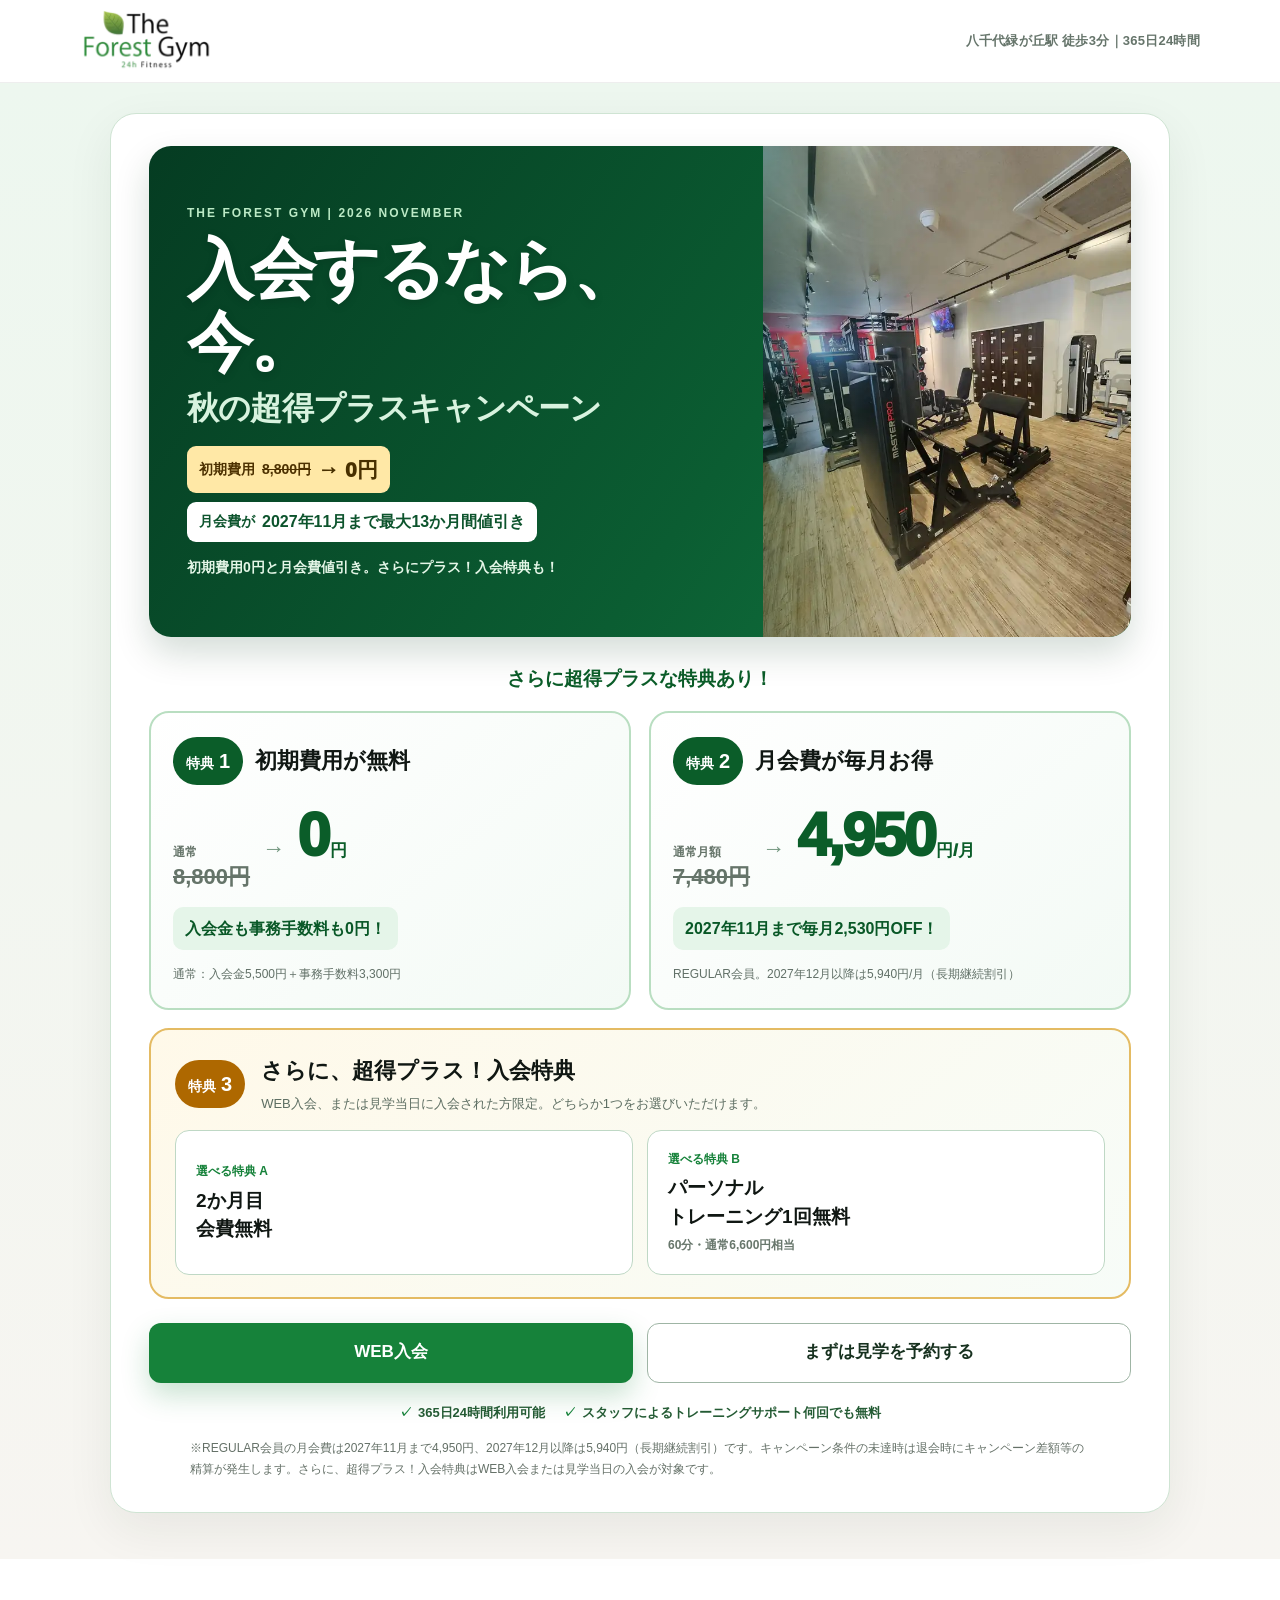
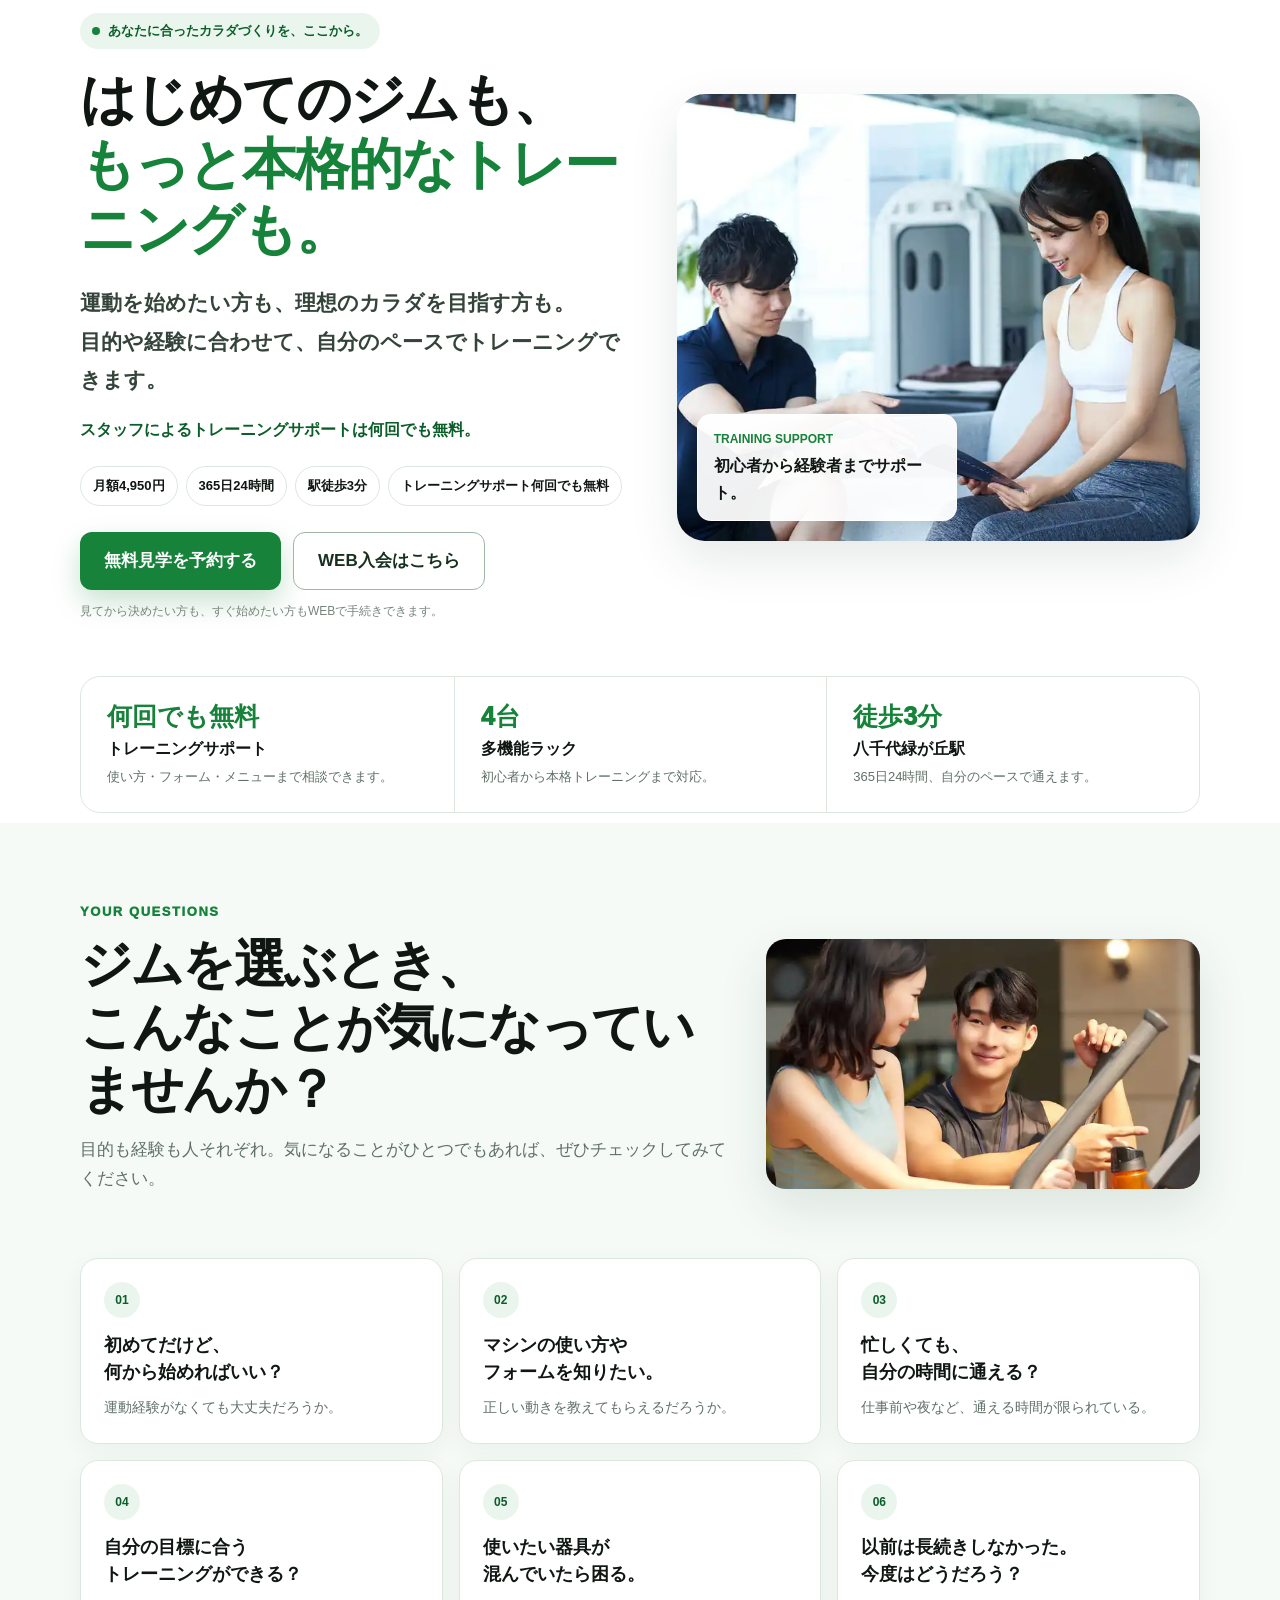
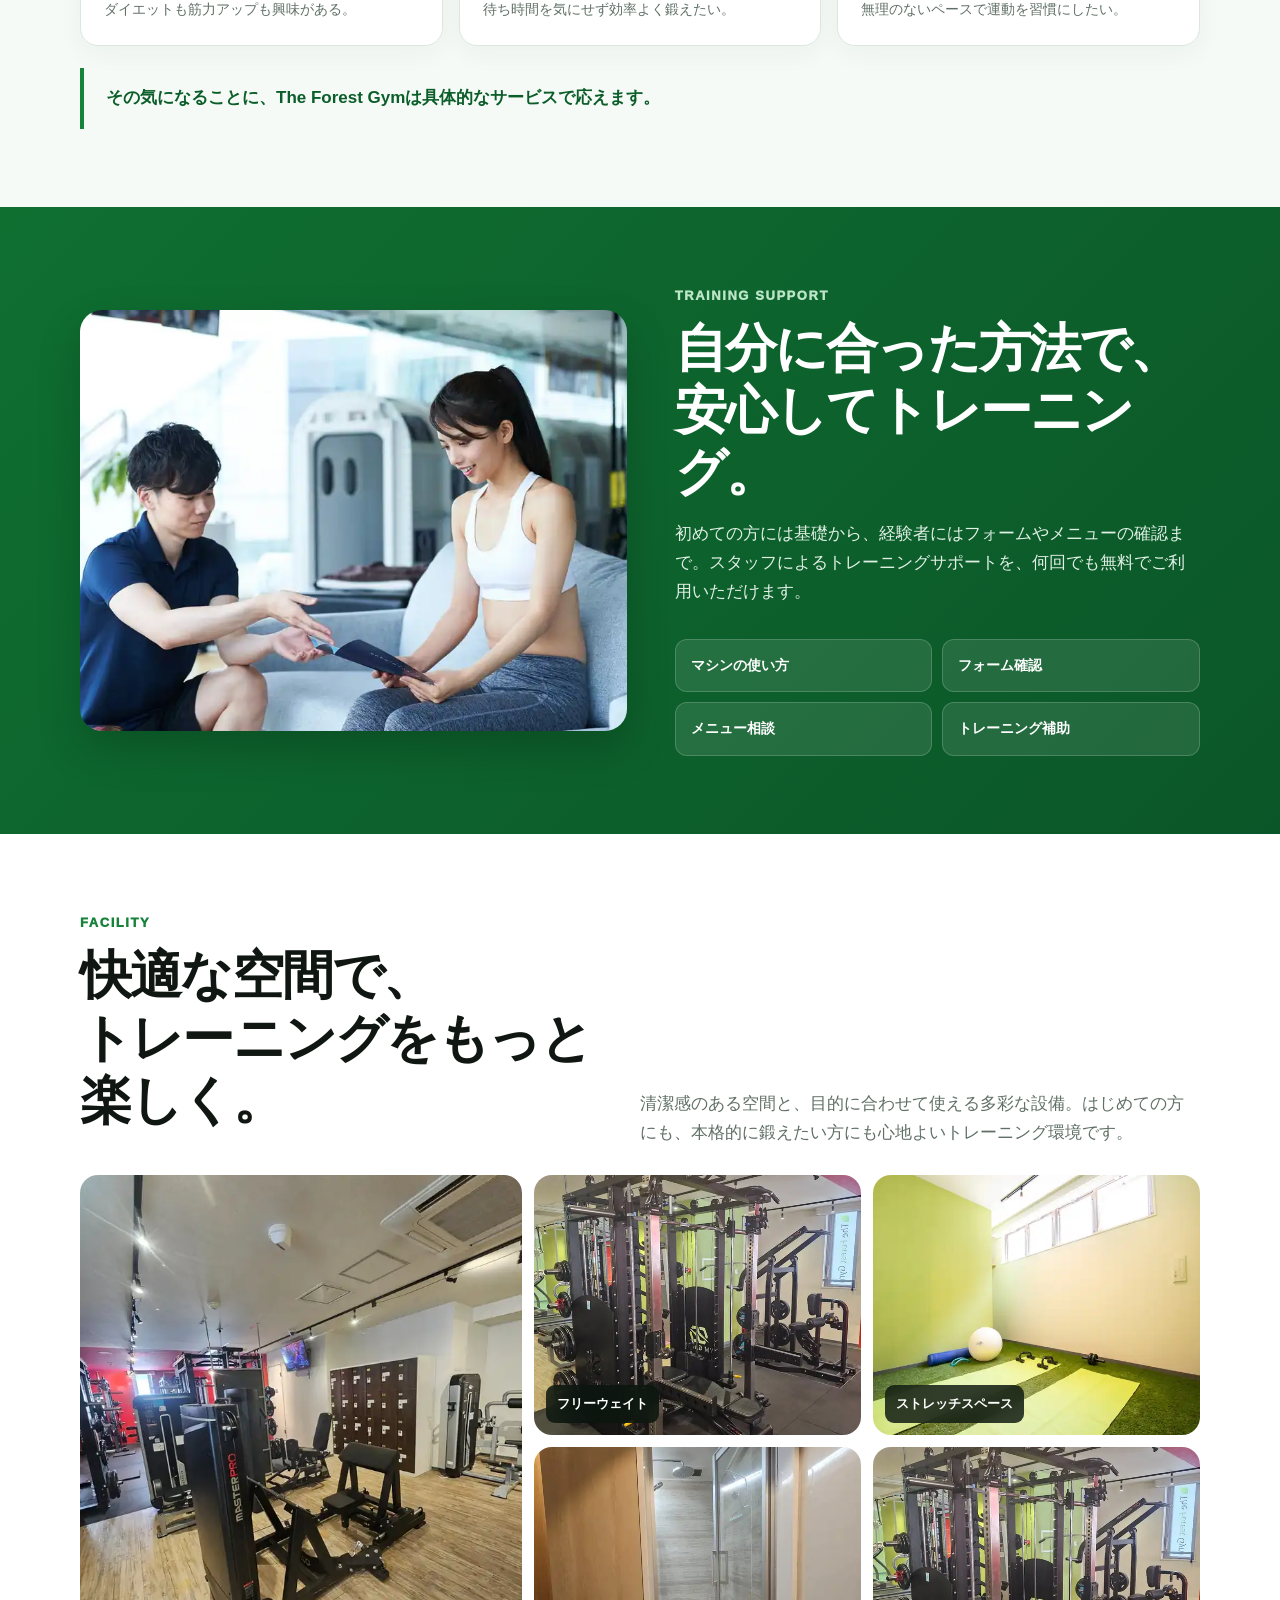
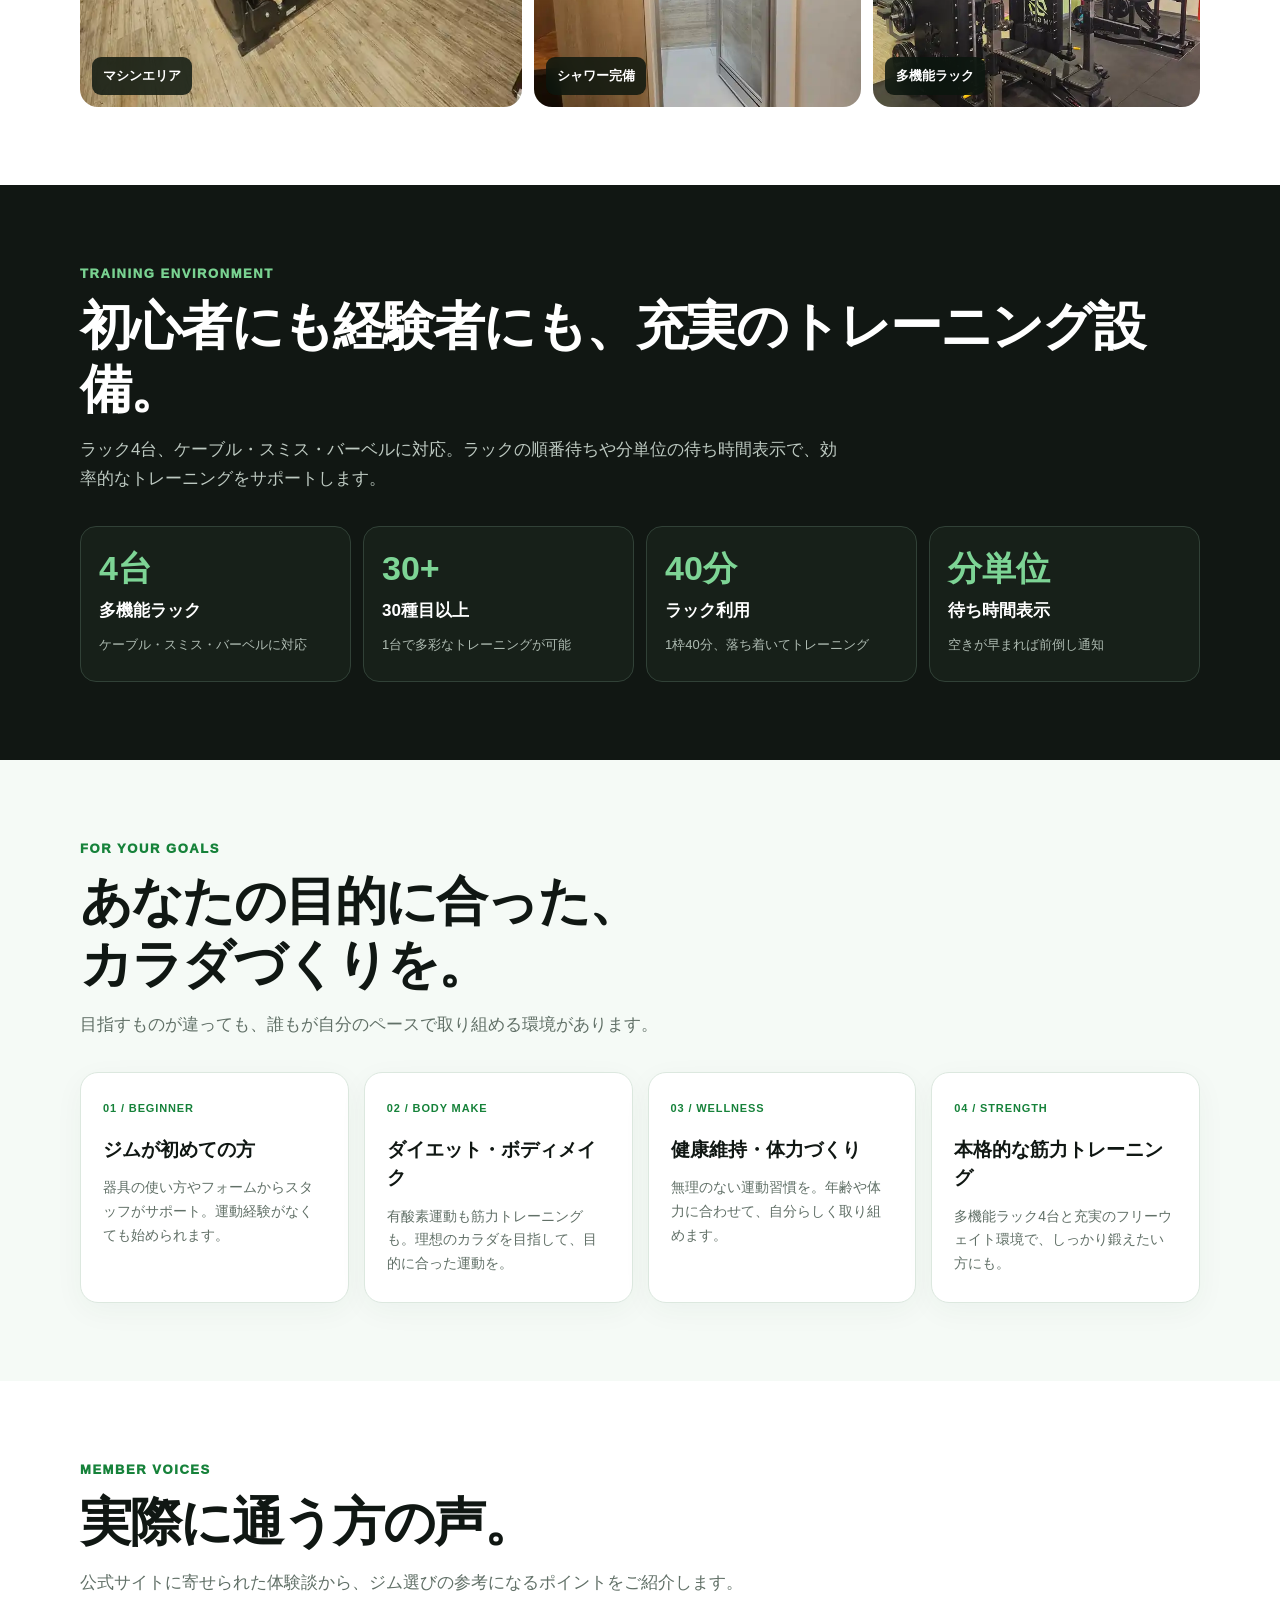
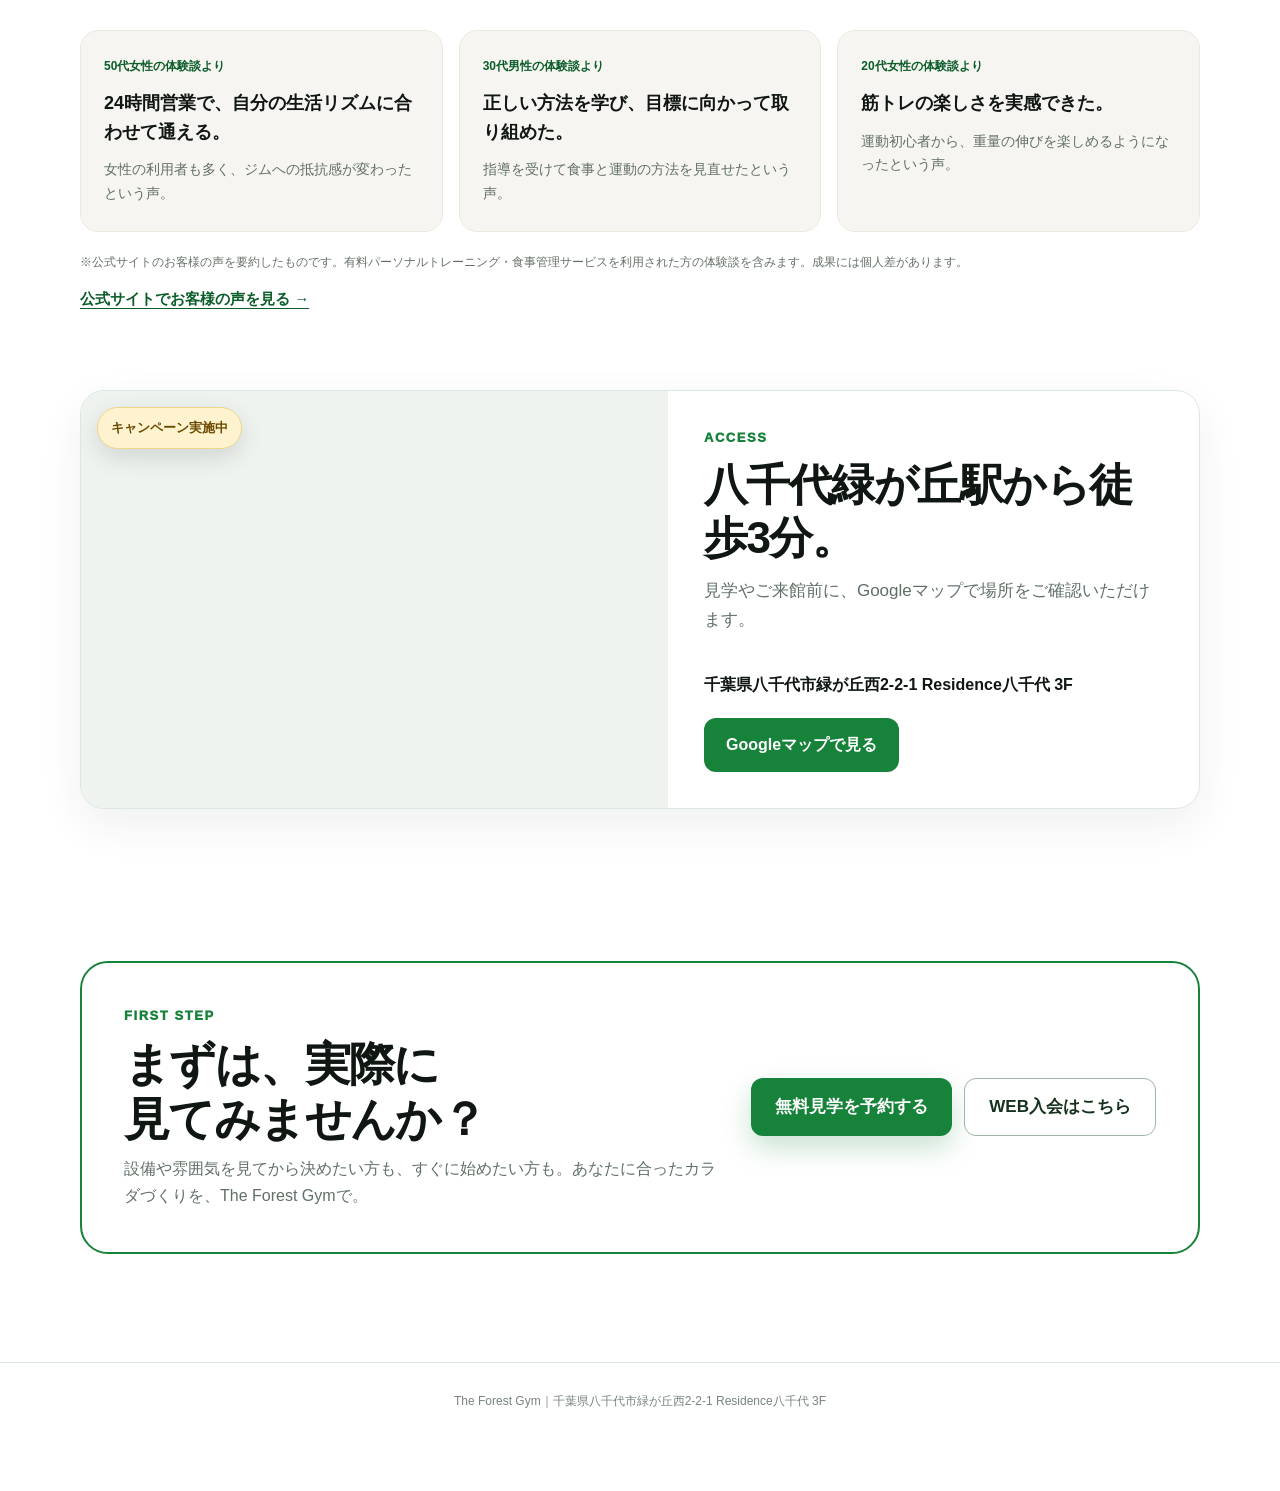
<file: lp/index.html>
<!DOCTYPE html>
<html lang="ja">
<head>
<meta charset="UTF-8">
<meta name="viewport" content="width=device-width,initial-scale=1,viewport-fit=cover">
<meta name="theme-color" content="#ffffff">
<title>はじめてのジムも、本格トレーニングも。｜The Forest Gym 八千代緑が丘</title>
<meta name="description" content="The Forest Gym 八千代緑が丘｜秋の超得プラスキャンペーン。初期費用8,800円が0円、月会費は2027年11月まで最大13か月間値引き。さらにプラス！特典あり。">
<script async src="https://www.googletagmanager.com/gtag/js?id=G-E3E38WJLME"></script>
<script>
window.dataLayer=window.dataLayer||[];function gtag(){dataLayer.push(arguments)}gtag('js',new Date());gtag('config','G-E3E38WJLME');
</script>
<style>
:root{--ink:#101713;--muted:#617067;--green:#16823a;--green-dark:#0b5d29;--green-soft:#eaf6ed;--green-pale:#f5faf6;--line:#dce8df;--white:#fff;--warm:#f7f5f1;--shadow:0 18px 50px rgba(21,55,35,.11)}
*{box-sizing:border-box}html{scroll-behavior:smooth}body{margin:0;font-family:-apple-system,BlinkMacSystemFont,"Segoe UI","Noto Sans JP","Hiragino Kaku Gothic ProN",Meiryo,sans-serif;color:var(--ink);background:#fff;line-height:1.7;-webkit-font-smoothing:antialiased}a{text-decoration:none;color:inherit}img{display:block;width:100%}.wrap{width:min(1120px,calc(100% - 40px));margin:auto}.header{position:sticky;top:0;z-index:60;background:rgba(255,255,255,.94);backdrop-filter:blur(14px);border-bottom:1px solid rgba(16,23,19,.07)}.head{min-height:82px;display:flex;align-items:center;justify-content:space-between;gap:20px;padding:7px 0}.logo{width:205px;max-height:64px;object-fit:contain;object-position:left center}.headinfo{font-size:13px;color:#66756b;font-weight:700;letter-spacing:.02em}.hero{padding:54px 0 28px;overflow:hidden}.hero-grid{display:grid;grid-template-columns:minmax(0,1.02fr) minmax(420px,.98fr);align-items:center;gap:52px}.kicker{display:inline-flex;gap:8px;align-items:center;background:var(--green-soft);color:var(--green-dark);font-weight:900;font-size:13px;padding:7px 12px;border-radius:999px;margin-bottom:18px}.dot{width:8px;height:8px;border-radius:50%;background:var(--green)}h1{font-size:clamp(44px,5.6vw,74px);line-height:1.05;letter-spacing:-.045em;margin:0 0 22px;font-weight:950}h1 .green{color:var(--green)}.hero-lead{font-size:clamp(17px,2vw,21px);color:#35443a;margin:0 0 18px;font-weight:700;line-height:1.85}.support-line{font-size:16px;color:var(--green-dark);font-weight:900;margin:0 0 24px}.proofs{display:flex;flex-wrap:wrap;gap:8px;margin-bottom:26px}.proof{border:1px solid var(--line);border-radius:999px;padding:8px 12px;background:#fff;font-weight:800;font-size:13px}.cta-row{display:flex;gap:12px;flex-wrap:wrap}.btn{display:inline-flex;align-items:center;justify-content:center;min-height:58px;padding:0 24px;border-radius:12px;font-size:17px;font-weight:900;transition:.18s ease;box-shadow:none}.btn:hover{transform:translateY(-1px)}.btn.primary{background:var(--green);color:#fff;box-shadow:0 12px 28px rgba(22,130,58,.23)}.btn.secondary{border:1.5px solid #9fb5a5;background:#fff;color:#17311f}.hero-note{margin-top:11px;font-size:12px;color:#77847c}.hero-photo{position:relative;border-radius:28px;overflow:hidden;box-shadow:var(--shadow);aspect-ratio:1.17/1}.hero-photo img{height:100%;object-fit:cover}.hero-tag{position:absolute;left:20px;bottom:20px;background:rgba(255,255,255,.94);border:1px solid rgba(255,255,255,.8);box-shadow:0 12px 28px rgba(0,0,0,.12);padding:14px 16px;border-radius:14px;font-weight:900;max-width:260px}.hero-tag small{display:block;color:var(--green);font-size:12px;margin-bottom:2px}.quick{padding:26px 0 10px}.quick-grid{display:grid;grid-template-columns:repeat(3,1fr);border:1px solid var(--line);border-radius:20px;overflow:hidden;background:#fff}.quick-item{padding:24px 26px}.quick-item+ .quick-item{border-left:1px solid var(--line)}.quick-num{font-size:25px;font-weight:950;color:var(--green);line-height:1.2}.quick-title{font-weight:900;margin-top:4px}.quick-text{font-size:13px;color:var(--muted);margin-top:4px}section{padding:78px 0}.section-kicker{font-size:13px;letter-spacing:.12em;color:var(--green);font-weight:950;margin-bottom:10px}h2{font-size:clamp(32px,4.3vw,52px);line-height:1.2;letter-spacing:-.035em;margin:0 0 16px}.section-lead{font-size:17px;color:var(--muted);margin:0 0 32px;max-width:760px}.worry{background:var(--green-pale)}.worry-grid{display:grid;grid-template-columns:.92fr 1.08fr;gap:42px;align-items:center}.worry-list{display:grid;gap:12px}.worry-card{background:#fff;border:1px solid var(--line);border-radius:16px;padding:18px 20px;display:flex;gap:14px;align-items:flex-start}.check{flex:0 0 30px;height:30px;border-radius:50%;display:grid;place-items:center;background:var(--green-soft);color:var(--green);font-weight:950}.worry-card strong{display:block;font-size:17px}.worry-card span{display:block;color:var(--muted);font-size:14px;margin-top:2px}.support-banner{background:linear-gradient(135deg,#0f6f31,#0b5628);color:#fff}.support-grid{display:grid;grid-template-columns:1.02fr .98fr;gap:48px;align-items:center}.support-photo{border-radius:22px;overflow:hidden;box-shadow:0 18px 44px rgba(0,0,0,.2);aspect-ratio:1.3/1}.support-photo img{height:100%;object-fit:cover}.support-banner .section-kicker{color:#bce6c7}.support-banner h2{color:#fff}.support-banner .section-lead{color:#e0f0e5}.support-points{display:grid;grid-template-columns:1fr 1fr;gap:10px}.support-point{background:rgba(255,255,255,.1);border:1px solid rgba(255,255,255,.18);padding:14px 15px;border-radius:12px;font-size:14px;font-weight:800}.facility-head{display:flex;justify-content:space-between;align-items:end;gap:30px;margin-bottom:28px}.facility-head .section-lead{margin:0;max-width:560px}.gallery{display:grid;grid-template-columns:1.15fr .85fr .85fr;grid-template-rows:260px 260px;gap:12px}.gcard{position:relative;overflow:hidden;border-radius:18px;background:#eee}.gcard:first-child{grid-row:1/3}.gcard img{height:100%;object-fit:cover}.glabel{position:absolute;left:12px;bottom:12px;background:rgba(10,21,14,.82);color:#fff;padding:8px 11px;border-radius:9px;font-size:13px;font-weight:900;backdrop-filter:blur(8px)}.equipment{background:#111713;color:#fff}.equipment .section-kicker{color:#79d291}.equipment .section-lead{color:#becac2}.equip-grid{display:grid;grid-template-columns:repeat(4,1fr);gap:12px;margin-top:30px}.equip{border:1px solid #314137;border-radius:16px;padding:24px 18px;background:#172019}.equip b{display:block;font-size:34px;line-height:1;color:#7dd495;margin-bottom:12px}.equip strong{display:block;font-size:17px;margin-bottom:4px}.equip span{color:#aebbb2;font-size:13px}.campaign{background:var(--warm)}.campaign-box{background:#fff;border-radius:26px;padding:38px;box-shadow:0 16px 48px rgba(32,43,35,.07);display:grid;grid-template-columns:1fr .95fr;gap:36px;align-items:center}.campaign-price{font-size:48px;font-weight:950;letter-spacing:-.04em;line-height:1.1;color:var(--green-dark)}.campaign-price small{font-size:15px;color:#526058;letter-spacing:0}.campaign-list{display:grid;gap:12px;margin-top:22px}.campaign-item{display:flex;gap:12px;align-items:flex-start}.campaign-item i{font-style:normal;color:var(--green);font-weight:950}.choice{border:1px solid var(--line);border-radius:18px;padding:22px;background:var(--green-pale)}.choice strong{display:block;font-size:18px;margin-bottom:12px}.choice-grid{display:grid;grid-template-columns:1fr 1fr;gap:10px}.choice-card{background:#fff;border:1px solid var(--line);padding:18px;border-radius:14px;font-weight:900;text-align:center}.choice-card span{display:block;color:var(--green);font-size:22px;margin-bottom:4px}.final{padding:76px 0 108px}.final-box{border:2px solid var(--green);border-radius:28px;padding:42px;background:#fff;display:grid;grid-template-columns:1fr auto;gap:30px;align-items:center}.final h2{margin-bottom:8px;font-size:clamp(30px,4vw,46px)}.final p{margin:0;color:var(--muted)}.sticky{display:none}footer{padding:28px 0 80px;border-top:1px solid var(--line);color:#78847c;font-size:12px;text-align:center}
@media(max-width:900px){.hero-grid,.worry-grid,.support-grid,.campaign-box{grid-template-columns:1fr}.hero-grid{gap:28px}.hero-photo{aspect-ratio:1.45/1}.gallery{grid-template-columns:1fr 1fr;grid-template-rows:240px 210px 210px}.gcard:first-child{grid-column:1/3;grid-row:auto}.equip-grid{grid-template-columns:1fr 1fr}.final-box{grid-template-columns:1fr}}
@media(max-width:640px){.wrap{width:min(100% - 28px,1120px)}.head{min-height:76px;padding:6px 0}.logo{width:180px;max-height:62px}.headinfo{display:none}.hero{padding:30px 0 18px}.hero-grid{display:flex;flex-direction:column}.hero-copy{order:1}.hero-photo{order:2;width:100%;border-radius:18px;aspect-ratio:1.2/1}h1{font-size:43px}.hero-lead{font-size:16px;line-height:1.8}.proofs{gap:6px}.proof{font-size:12px;padding:7px 9px}.cta-row{display:grid;grid-template-columns:1fr;width:100%}.btn{width:100%}.quick{padding-top:16px}.quick-grid{grid-template-columns:1fr}.quick-item+ .quick-item{border-left:0;border-top:1px solid var(--line)}section{padding:56px 0}.worry-grid{gap:28px}.support-grid{gap:26px}.support-points{grid-template-columns:1fr}.facility-head{display:block}.facility-head .section-lead{margin-top:8px}.gallery{grid-template-columns:1fr 1fr;grid-template-rows:190px 170px 170px}.equip-grid{grid-template-columns:1fr 1fr}.equip{padding:18px 14px}.equip b{font-size:28px}.campaign-box{padding:24px 18px;border-radius:20px}.campaign-price{font-size:40px}.choice-grid{grid-template-columns:1fr}.final{padding-bottom:96px}.final-box{padding:28px 20px;border-radius:20px}.sticky{display:grid;grid-template-columns:1fr 1fr;gap:8px;position:fixed;left:0;right:0;bottom:0;z-index:80;padding:9px 10px calc(9px + env(safe-area-inset-bottom));background:rgba(255,255,255,.96);backdrop-filter:blur(12px);border-top:1px solid var(--line)}.sticky .btn{min-height:50px;padding:0 10px;font-size:14px;border-radius:10px}footer{padding-bottom:100px}}

/* Campaign price emphasis */
.discount-price-wrap{margin:14px 0 8px;display:flex;align-items:flex-end;gap:14px;flex-wrap:wrap}
.discount-regular{font-size:15px;font-weight:800;color:#6d766f}
.discount-regular s{font-size:22px;color:#7a837d;text-decoration-thickness:2px}
.discount-current{font-size:50px;font-weight:950;letter-spacing:-.04em;line-height:1;color:var(--green-dark)}
.discount-current small{font-size:15px;color:#526058;letter-spacing:0;margin-left:6px}
.discount-badge{display:inline-flex;align-items:center;gap:8px;margin:10px 0 4px;padding:10px 14px;border-radius:999px;background:#fff3cf;border:1px solid #edd68a;color:#6a4b00;font-size:14px;font-weight:950}
.discount-badge strong{font-size:18px;color:#b06a00}
.discount-until{font-size:13px;color:#6f786f;font-weight:800;margin-bottom:18px}
@media(max-width:640px){
  .discount-current{font-size:42px}
  .discount-regular s{font-size:20px}
  .discount-badge{border-radius:14px;display:flex;width:100%;justify-content:center}
}


/* Google Maps location card */
.location{padding:0 0 76px}
.location-card{display:grid;grid-template-columns:1.05fr .95fr;gap:0;border:1px solid var(--line);border-radius:24px;overflow:hidden;background:#fff;box-shadow:0 16px 44px rgba(32,43,35,.07)}
.location-map{position:relative;min-height:320px;background:#eef3ef}
.location-map iframe{width:100%;height:100%;min-height:320px;border:0;display:block}
.map-campaign-label{position:absolute;top:16px;left:16px;z-index:2;background:#fff3cf;color:#6a4b00;border:1px solid #edd68a;border-radius:999px;padding:9px 13px;font-size:13px;font-weight:950;box-shadow:0 8px 24px rgba(0,0,0,.12)}
.location-copy{padding:36px;display:flex;flex-direction:column;justify-content:center}
.location-copy h2{font-size:clamp(30px,4vw,44px);margin-bottom:12px}
.location-address{font-weight:800;margin:4px 0 20px}
.map-link{display:inline-flex;align-items:center;justify-content:center;min-height:54px;padding:0 22px;border-radius:12px;background:var(--green);color:#fff;font-weight:900;width:max-content}
.map-link:hover{transform:translateY(-1px)}
@media(max-width:900px){
  .location-card{grid-template-columns:1fr}
  .location-map,.location-map iframe{min-height:280px}
}
@media(max-width:640px){
  .location{padding-bottom:56px}
  .location-copy{padding:24px 20px}
  .location-map,.location-map iframe{min-height:240px}
  .map-link{width:100%}
}


/* 2026-10 conversion-oriented LP revisions */
.hero h1{font-size:clamp(34px,4.3vw,60px);line-height:1.18;letter-spacing:-.035em}
.hero .support-line{line-height:1.5}
.concern-intro{display:grid;grid-template-columns:minmax(0,1.2fr) minmax(260px,.8fr);gap:36px;align-items:center}
.concern-photo img{width:100%;max-height:250px;object-fit:cover;border-radius:18px;box-shadow:var(--shadow)}
.concern-grid{display:grid;grid-template-columns:repeat(3,minmax(0,1fr));gap:16px;margin:32px 0 22px}
.concern-card{background:#fff;border:1px solid var(--line);border-radius:18px;padding:23px;box-shadow:0 8px 26px rgba(21,55,35,.045)}
.concern-icon{display:inline-flex;width:36px;height:36px;align-items:center;justify-content:center;font-size:12px;font-weight:900;background:var(--green-soft);color:var(--green-dark);border-radius:50%;margin-bottom:14px}
.concern-card strong{font-size:18px;line-height:1.5;display:block;color:var(--ink)}
.concern-card p{font-size:14px;color:var(--muted);line-height:1.7;margin:10px 0 0}
.concern-next{border-left:4px solid var(--green);background:var(--green-pale);border-radius:0 12px 12px 0;padding:16px 22px;color:var(--green-dark);font-size:17px}
.purposes{background:var(--green-pale)}
.purpose-grid{display:grid;grid-template-columns:repeat(4,minmax(0,1fr));gap:15px;margin-top:30px}
.purpose-card{background:#fff;border:1px solid var(--line);padding:26px 22px;border-radius:18px;box-shadow:0 8px 30px rgba(20,60,40,.045)}
.purpose-num{font-size:11px;font-weight:900;letter-spacing:.08em;color:var(--green);margin-bottom:18px}
.purpose-card h3{font-size:19px;line-height:1.5;margin:0 0 12px}
.purpose-card p{font-size:14px;color:var(--muted);margin:0}
.voice-grid{display:grid;grid-template-columns:repeat(3,minmax(0,1fr));gap:16px;margin-top:28px}
.voice-card{background:var(--warm);border:1px solid #eee9df;border-radius:18px;padding:25px 23px}
.voice-label{color:var(--green-dark);font-size:12px;font-weight:900;margin-bottom:12px}
.voice-card h3{font-size:18px;line-height:1.6;margin:0 0 12px}
.voice-card p{color:var(--muted);font-size:14px;margin:0}
.voice-note,.offer-terms{font-size:12px;line-height:1.75;color:#657168}
.voice-note{margin:20px 0 12px}
.voice-more{font-size:15px;color:var(--green-dark);font-weight:900;text-decoration:underline;text-underline-offset:4px}
.offer-terms{margin:14px 0 0}
@media(max-width:900px){.concern-intro{grid-template-columns:1fr}.concern-grid,.voice-grid,.purpose-grid{grid-template-columns:repeat(2,minmax(0,1fr))}}
@media(max-width:640px){.hero h1{font-size:clamp(30px,8.3vw,43px);line-height:1.22}.concern-grid,.purpose-grid,.voice-grid{grid-template-columns:1fr;gap:11px}.concern-card,.purpose-card,.voice-card{padding:19px 18px}.concern-next{font-size:15px}.hero .support-line{font-size:15px}}

/* First-viewport campaign emphasis: price and CTA before supporting story */
.campaign-first{padding:38px 0 44px;background:linear-gradient(180deg,#edf7ef 0%,#f7f5f1 100%)}
.campaign-first .campaign-box{border:1px solid rgba(22,130,58,.14)}
.campaign-first .section-kicker{display:inline-flex;align-items:center;gap:7px;color:var(--green-dark);background:var(--green-soft);border-radius:99px;padding:6px 12px;letter-spacing:.1em}
.campaign-first h2{font-size:clamp(34px,4.4vw,58px);margin:6px 0 14px;line-height:1.2}
.campaign-first .discount-price-wrap{gap:8px 18px;align-items:flex-end}
.campaign-first .discount-current{font-size:clamp(43px,4.5vw,58px)}
.campaign-first-actions{margin:18px 0 23px}
.campaign-first-actions .cta-row{display:flex;gap:10px;flex-wrap:wrap}
.campaign-first-actions .btn{flex:1 1 190px;padding:0 13px}
.campaign-first .campaign-list{margin-top:12px}
@media(max-width:900px){.campaign-first{padding:24px 0 34px}.campaign-first .campaign-box{gap:22px}}
@media(max-width:640px){.campaign-first{padding:14px 0 32px}.campaign-first .campaign-box{padding:23px 16px;border-radius:18px}.campaign-first h2{font-size:36px;margin:8px 0 10px}.campaign-first .discount-price-wrap{display:block;margin:8px 0}.campaign-first .discount-current{font-size:48px;line-height:1.14;margin-top:3px}.campaign-first .discount-current small{display:block;margin:4px 0 0;font-size:13px}.campaign-first .discount-regular s{font-size:18px}.campaign-first .discount-badge{margin-top:8px;padding:8px 10px;font-size:13px;gap:5px}.campaign-first .discount-badge strong{font-size:16px}.campaign-first .discount-until{margin-bottom:10px}.campaign-first-actions .cta-row{display:grid;grid-template-columns:1fr 1fr;gap:8px}.campaign-first-actions .btn{width:100%;min-height:50px;font-size:14px;padding:0 6px}.campaign-first .campaign-list{gap:9px}.campaign-first .campaign-item{font-size:14px}.campaign-first .choice{padding:16px}.campaign-first .choice-card{padding:12px 8px;font-size:14px}}

/* Three numbered benefits: equal-weight initial-fee and monthly-price cards */
.campaign-first{padding:30px 0 46px}
.campaign-first .campaign-box{display:block;width:100%;max-width:1060px;padding:32px 38px;border:1px solid #cfe4d3}
.campaign-intro{text-align:center;margin-bottom:24px}.campaign-first .campaign-intro h2{margin:8px 0}.campaign-intro p{margin:0;color:#526456}
.campaign-benefits{display:grid;grid-template-columns:repeat(2,minmax(0,1fr));gap:18px}
.campaign-benefit{border:2px solid #b9dec1;background:linear-gradient(140deg,#fff,#f3faf5);border-radius:20px;padding:24px 22px;display:flex;flex-direction:column;min-width:0}
.benefit-head{display:flex;align-items:center;gap:12px;margin-bottom:18px;flex-wrap:wrap}
.benefit-label{background:var(--green-dark);color:#fff;padding:7px 13px;border-radius:99px;font-size:14px;font-weight:800;white-space:nowrap;display:inline-flex;align-items:baseline;gap:5px}.benefit-label b{font-size:20px}
.benefit-head h3{font-size:22px;margin:0;line-height:1.4}
.benefit-prices{display:flex;align-items:baseline;flex-wrap:wrap;gap:8px 12px;margin-bottom:16px}
.benefit-original{display:flex;flex-direction:column;line-height:1.2;gap:5px;color:#657469}.benefit-original span{font-size:12px;font-weight:800}.benefit-original s{font-size:22px;font-weight:800;text-decoration-thickness:2px}
.benefit-arrow{font-size:23px;color:#73977f;font-weight:900}
.benefit-now strong{font-size:clamp(47px,4.7vw,62px);line-height:1.1;font-weight:950;letter-spacing:-.045em;color:var(--green-dark);white-space:nowrap}
.benefit-now strong span{font-size:17px;letter-spacing:0;margin-left:2px}
.benefit-emphasis{align-self:flex-start;background:#e5f5e9;border-radius:10px;color:#095827;font-size:16px;font-weight:900;padding:8px 12px;margin-bottom:10px}
.benefit-detail{margin:auto 0 0;padding-top:4px;font-size:12px;color:#617067;line-height:1.7}
.campaign-choice-panel{margin-top:18px;border:1.5px solid #cce1d0;border-radius:20px;background:var(--green-pale);padding:22px 24px}
.choice-heading{display:flex;align-items:center;gap:16px;margin-bottom:15px}.choice-heading h3{font-size:22px;margin:0}.choice-heading p{font-size:13px;color:#5d6e62;margin:3px 0 0}
.campaign-choice-panel .choice-grid{display:grid;grid-template-columns:repeat(2,minmax(0,1fr));gap:14px}
.campaign-choice-panel .choice-card{border:1px solid #bfd8c5;text-align:left;padding:18px 20px;display:flex;flex-direction:column;justify-content:center}
.campaign-choice-panel .choice-card span{font-size:12px;font-weight:900;color:var(--green);margin:0 0 5px}
.campaign-choice-panel .choice-card strong{font-size:19px;line-height:1.5}.campaign-choice-panel .choice-card small{font-size:12px;color:#68776c;margin-top:4px}
.campaign-cta{display:grid;grid-template-columns:1fr 1fr;gap:14px;margin-top:24px}.campaign-cta .btn{width:100%;min-height:60px;padding:12px;text-align:center}
.campaign-service-points{display:flex;justify-content:center;flex-wrap:wrap;gap:8px 18px;font-size:13px;font-weight:800;color:#245b34;margin:19px 0 10px}
.campaign-service-points span::before{content:"✓";margin-right:6px;color:var(--green)}.campaign-first .offer-terms{max-width:900px;margin:14px auto 0}
@media(max-width:780px){.campaign-benefits{grid-template-columns:1fr}.campaign-first .campaign-box{padding:26px 22px}.benefit-head{margin-bottom:12px}}
@media(max-width:640px){.campaign-first{padding:12px 0 32px}.campaign-first .campaign-box{padding:21px 15px;border-radius:18px}.campaign-intro{margin-bottom:19px}.campaign-first .campaign-intro h2{font-size:35px}.campaign-intro p{font-size:14px}.campaign-benefits{gap:12px}.campaign-benefit{padding:19px 16px;border-radius:16px}.benefit-head{gap:9px}.benefit-label{font-size:12px;padding:6px 11px}.benefit-label b{font-size:17px}.benefit-head h3{font-size:19px}.benefit-original s{font-size:19px}.benefit-prices{gap:7px 10px}.benefit-arrow{font-size:19px}.benefit-now strong{font-size:clamp(43px,11vw,54px)}.benefit-now strong span{font-size:14px}.benefit-emphasis{font-size:14px;padding:8px 10px}.campaign-choice-panel{padding:17px 14px;margin-top:12px;border-radius:16px}.choice-heading{align-items:flex-start;gap:10px}.choice-heading h3{font-size:18px}.choice-heading p{font-size:12px}.campaign-choice-panel .choice-grid{gap:8px}.campaign-choice-panel .choice-card{padding:13px 10px}.campaign-choice-panel .choice-card strong{font-size:15px}.campaign-cta{grid-template-columns:1fr;gap:9px;margin-top:18px}.campaign-cta .btn{min-height:54px;font-size:16px}.campaign-service-points{justify-content:flex-start;font-size:12px;margin:15px 0 8px}}

/* October 2026 body-transformation campaign identity */
.campaign-first .campaign-promo{margin:0 0 26px;min-height:280px;display:grid;grid-template-columns:minmax(0,1.25fr) minmax(250px,.75fr);overflow:hidden;border-radius:22px;background:linear-gradient(125deg,#053c22,#0b5d32 60%,#127741);color:#fff;text-align:left;position:relative;isolation:isolate;box-shadow:0 16px 34px rgba(1,54,23,.17)}
.campaign-promo-copy{padding:32px 20px 32px 38px;position:relative;z-index:2;display:flex;flex-direction:column;align-items:flex-start;justify-content:center}
.campaign-promo .promo-eyebrow{font-weight:850;letter-spacing:.17em;color:#bceac6;font-size:12px;margin:0 0 10px}
.campaign-first .campaign-promo h2{margin:0 0 10px;font-size:clamp(40px,5.4vw,66px);line-height:1.1;letter-spacing:-.045em;color:#fff;font-weight:950;text-shadow:0 2px 9px rgba(0,0,0,.15)}
.campaign-first .campaign-promo .promo-subhead{margin:0 0 16px;font-size:clamp(24px,2.9vw,32px);line-height:1.3;color:#d8f3df;font-weight:900;letter-spacing:-.025em}
.promo-deadlines{display:flex;gap:9px;flex-wrap:wrap;align-items:center}
.promo-date,.promo-limit{display:inline-flex;align-items:baseline;gap:3px;border-radius:9px;font-size:14px;font-weight:900;line-height:1.25;padding:9px 12px;white-space:nowrap}
.promo-date{background:#ffe8a6;color:#4d3100}.promo-date strong{font-size:21px;font-weight:950;color:#483000}
.promo-limit{background:#fff;color:#0d542d}.promo-limit strong{font-size:20px;color:#0d542d}
.campaign-first .campaign-promo .promo-lead{color:#e4f6e7;font-size:14px;font-weight:800;margin:14px 0 0}
.campaign-promo-photo{overflow:hidden;min-width:0;min-height:100%;position:relative}
.campaign-promo-photo::after{content:"";position:absolute;inset:0;background:linear-gradient(90deg,rgba(4,59,32,.36),rgba(4,59,32,0) 45%)}
.campaign-promo-photo img{width:100%;height:100%;min-height:280px;object-fit:cover;object-position:center}
@media(max-width:780px){.campaign-first .campaign-promo{grid-template-columns:minmax(0,1fr) 35%;min-height:255px}.campaign-promo-copy{padding:24px 14px 24px 22px}.campaign-first .campaign-promo h2{font-size:clamp(39px,5.5vw,55px)}}
@media(max-width:640px){
.campaign-first .campaign-promo{display:block;min-height:258px;margin-bottom:18px;border-radius:16px}
.campaign-promo-photo{position:absolute;right:0;top:0;bottom:0;width:64%;z-index:0}
.campaign-promo-photo img{height:100%;min-height:258px;object-position:center}
.campaign-promo-photo::after{background:linear-gradient(90deg,#053c22 0%,rgba(5,60,34,.68) 44%,rgba(5,60,34,.26) 100%)}
.campaign-promo-copy{min-height:258px;padding:20px 14px 19px 17px;background:linear-gradient(90deg,rgba(5,60,34,.98) 0%,rgba(5,60,34,.87) 58%,rgba(5,60,34,.43) 100%);display:flex;align-items:flex-start}
.campaign-promo .promo-eyebrow{font-size:10px;letter-spacing:.13em;margin-bottom:9px}
.campaign-first .campaign-promo h2{font-size:clamp(37px,9.8vw,46px);line-height:1.11;margin-bottom:8px}
.campaign-first .campaign-promo .promo-subhead{font-size:clamp(20px,5.4vw,25px);line-height:1.3;margin-bottom:13px}
.promo-deadlines{gap:7px}
.promo-date,.promo-limit{padding:7px 9px;font-size:12px;border-radius:7px}
.promo-date strong,.promo-limit strong{font-size:17px}
.campaign-first .campaign-promo .promo-lead{font-size:12px;margin-top:10px}
}


/* 2026-11 campaign: switch at midnight JST */
.guarantee-intro{display:none;margin:0 0 16px;text-align:center;color:#0b5d29;font-size:19px;font-weight:950}
.november-campaign .guarantee-intro{display:block}
.november-campaign .promo-date,.november-campaign .promo-limit{white-space:normal;align-items:center;gap:7px;line-height:1.4}
.november-campaign .promo-date strong{font-size:21px}
.november-campaign .promo-limit strong{font-size:16px}
.november-campaign .campaign-choice-panel{border:2px solid #e4bb63;background:linear-gradient(140deg,#fff9e9,#f7fcf8)}
.november-campaign .campaign-choice-panel .benefit-label{background:#ae6800}
@media(max-width:640px){.guarantee-intro{font-size:17px;line-height:1.6}.november-campaign .promo-limit strong{font-size:13px}.november-campaign .promo-date,.november-campaign .promo-limit{font-size:12px}.november-campaign .promo-date strong{font-size:17px}}
</style>
</head>
<body>
<header class="header"><div class="wrap head"><img class="logo" src="./logo-header.webp?v=20261006-2304" alt="The Forest Gym"><div class="headinfo">八千代緑が丘駅 徒歩3分｜365日24時間</div></div></header>
<main>
<section class="campaign campaign-first november-campaign" id="campaign" data-campaign-revision="november-note-20261031-v3">
  <div class="wrap campaign-box">
    <div class="campaign-intro campaign-promo">
      <div class="campaign-promo-copy">
        <div class="promo-eyebrow">THE FOREST GYM | 2026 NOVEMBER</div>
        <h2>入会するなら、<br>今。</h2>
        <p class="promo-subhead">秋の超得プラスキャンペーン</p>
        <div class="promo-deadlines">
          <span class="promo-date">初期費用 <s>8,800円</s> <strong>→ 0円</strong></span>
          <span class="promo-limit">月会費が <strong>2027年11月まで最大13か月間値引き</strong></span>
        </div>
        <p class="promo-lead">初期費用0円と月会費値引き。さらにプラス！入会特典も！</p>
      </div>
      <div class="campaign-promo-photo">
        <img src="[data-uri]" alt="The Forest Gymのマシンエリア" loading="eager" fetchpriority="high">
      </div>
    </div>
    <p class="guarantee-intro">さらに超得プラスな特典あり！</p>
    <div class="campaign-benefits">
      <article class="campaign-benefit" aria-label="特典1 初期費用8,800円が0円">
        <div class="benefit-head"><span class="benefit-label">特典 <b>1</b></span><h3>初期費用が無料</h3></div>
        <div class="benefit-prices">
          <div class="benefit-original"><span>通常</span><s>8,800円</s></div>
          <span class="benefit-arrow" aria-hidden="true">→</span>
          <div class="benefit-now"><strong>0<span>円</span></strong></div>
        </div>
        <div class="benefit-emphasis">入会金も事務手数料も0円！</div>
        <p class="benefit-detail">通常：入会金5,500円＋事務手数料3,300円</p>
      </article>
      <article class="campaign-benefit" aria-label="特典2 通常月会費7,480円が4,950円 2027年11月まで">
        <div class="benefit-head"><span class="benefit-label">特典 <b>2</b></span><h3>月会費が毎月お得</h3></div>
        <div class="benefit-prices">
          <div class="benefit-original"><span>通常月額</span><s>7,480円</s></div>
          <span class="benefit-arrow" aria-hidden="true">→</span>
          <div class="benefit-now"><strong>4,950<span>円/月</span></strong></div>
        </div>
        <div class="benefit-emphasis">2027年11月まで毎月2,530円OFF！</div>
        <p class="benefit-detail">REGULAR会員。2027年12月以降は5,940円/月（長期継続割引）</p>
      </article>
    </div>
    <div class="campaign-choice-panel">
      <div class="choice-heading">
        <span class="benefit-label">特典 <b>3</b></span>
        <div><h3>さらに、超得プラス！入会特典</h3><p>WEB入会、または見学当日に入会された方限定。どちらか1つをお選びいただけます。</p></div>
      </div>
      <div class="choice-grid">
        <div class="choice-card"><span>選べる特典 A</span><strong>2か月目<br>会費無料</strong></div>
        <div class="choice-card"><span>選べる特典 B</span><strong>パーソナル<br>トレーニング1回無料</strong><small>60分・通常6,600円相当</small></div>
      </div>
    </div>
    <div class="campaign-cta">
      <a class="btn primary" data-cta="join" href="https://forestgym-tokyo.github.io/membership-form/">WEB入会</a>
      <a class="btn secondary" data-cta="tour" href="https://forestgym-tokyo.github.io/anauts-os-reserve/tour/">まずは見学を予約する</a>
    </div>
    <div class="campaign-service-points"><span>365日24時間利用可能</span><span>スタッフによるトレーニングサポート何回でも無料</span></div>
    <p class="offer-terms">※REGULAR会員の月会費は2027年11月まで4,950円、2027年12月以降は5,940円（長期継続割引）です。キャンペーン条件の未達時は退会時にキャンペーン差額等の精算が発生します。さらに、超得プラス！入会特典はWEB入会または見学当日の入会が対象です。</p>
  </div>
</section>
<section class="hero"><div class="wrap hero-grid"><div class="hero-copy"><div class="kicker"><span class="dot"></span>あなたに合ったカラダづくりを、ここから。</div><h1>はじめてのジムも、<br><span class="green">もっと本格的なトレーニングも。</span></h1><p class="hero-lead">運動を始めたい方も、理想のカラダを目指す方も。<br>目的や経験に合わせて、自分のペースでトレーニングできます。</p><p class="support-line">スタッフによるトレーニングサポートは何回でも無料。</p><div class="proofs"><span class="proof">月額4,950円</span><span class="proof">365日24時間</span><span class="proof">駅徒歩3分</span><span class="proof">トレーニングサポート何回でも無料</span></div><div class="cta-row"><a class="btn primary" data-cta="tour" href="https://forestgym-tokyo.github.io/anauts-os-reserve/tour/">無料見学を予約する</a><a class="btn secondary" data-cta="join" href="https://forestgym-tokyo.github.io/membership-form/">WEB入会はこちら</a></div><div class="hero-note">見てから決めたい方も、すぐ始めたい方もWEBで手続きできます。</div></div><div class="hero-photo"><img src="[data-uri]" alt="スタッフによるトレーニングサポートのイメージ"><div class="hero-tag"><small>TRAINING SUPPORT</small>初心者から経験者までサポート。</div></div></div></section>
<section class="quick"><div class="wrap"><div class="quick-grid"><div class="quick-item"><div class="quick-num">何回でも無料</div><div class="quick-title">トレーニングサポート</div><div class="quick-text">使い方・フォーム・メニューまで相談できます。</div></div><div class="quick-item"><div class="quick-num">4台</div><div class="quick-title">多機能ラック</div><div class="quick-text">初心者から本格トレーニングまで対応。</div></div><div class="quick-item"><div class="quick-num">徒歩3分</div><div class="quick-title">八千代緑が丘駅</div><div class="quick-text">365日24時間、自分のペースで通えます。</div></div></div></div></section>
<section class="worry" id="concerns"><div class="wrap">
  <div class="concern-intro"><div><div class="section-kicker">YOUR QUESTIONS</div>
  <h2>ジムを選ぶとき、<br>こんなことが気になっていませんか？</h2>
  <p class="section-lead">目的も経験も人それぞれ。気になることがひとつでもあれば、ぜひチェックしてみてください。</p></div>
  <div class="concern-photo"><img src="[data-uri]" alt="スタッフがトレーニングをサポートするイメージ" style="border-radius:20px;box-shadow:var(--shadow)"></div></div>
  <div class="concern-grid"><article class="concern-card"><span class="concern-icon">01</span><strong>初めてだけど、<br>何から始めればいい？</strong><p>運動経験がなくても大丈夫だろうか。</p></article>
<article class="concern-card"><span class="concern-icon">02</span><strong>マシンの使い方や<br>フォームを知りたい。</strong><p>正しい動きを教えてもらえるだろうか。</p></article>
<article class="concern-card"><span class="concern-icon">03</span><strong>忙しくても、<br>自分の時間に通える？</strong><p>仕事前や夜など、通える時間が限られている。</p></article>
<article class="concern-card"><span class="concern-icon">04</span><strong>自分の目標に合う<br>トレーニングができる？</strong><p>ダイエットも筋力アップも興味がある。</p></article>
<article class="concern-card"><span class="concern-icon">05</span><strong>使いたい器具が<br>混んでいたら困る。</strong><p>待ち時間を気にせず効率よく鍛えたい。</p></article>
<article class="concern-card"><span class="concern-icon">06</span><strong>以前は長続きしなかった。<br>今度はどうだろう？</strong><p>無理のないペースで運動を習慣にしたい。</p></article></div>
  <div class="concern-next"><strong>その気になることに、The Forest Gymは具体的なサービスで応えます。</strong></div>
</div></section>
<section class="support-banner"><div class="wrap support-grid"><div class="support-photo"><img src="[data-uri]" alt="トレーニングサポート"></div><div><div class="section-kicker">TRAINING SUPPORT</div><h2>自分に合った方法で、<br>安心してトレーニング。</h2><p class="section-lead">初めての方には基礎から、経験者にはフォームやメニューの確認まで。スタッフによるトレーニングサポートを、何回でも無料でご利用いただけます。</p><div class="support-points"><div class="support-point">マシンの使い方</div><div class="support-point">フォーム確認</div><div class="support-point">メニュー相談</div><div class="support-point">トレーニング補助</div></div></div></div></section>
<section><div class="wrap"><div class="facility-head"><div><div class="section-kicker">FACILITY</div><h2>快適な空間で、<br>トレーニングをもっと楽しく。</h2></div><p class="section-lead">清潔感のある空間と、目的に合わせて使える多彩な設備。はじめての方にも、本格的に鍛えたい方にも心地よいトレーニング環境です。</p></div><div class="gallery"><div class="gcard"><img src="[data-uri]" alt="マシンエリア"><div class="glabel">マシンエリア</div></div><div class="gcard"><img src="[data-uri]" alt="フリーウェイト"><div class="glabel">フリーウェイト</div></div><div class="gcard"><img src="[data-uri]" alt="ストレッチスペース"><div class="glabel">ストレッチスペース</div></div><div class="gcard"><img src="[data-uri]" alt="シャワールーム"><div class="glabel">シャワー完備</div></div><div class="gcard"><img src="[data-uri]" alt="多機能ラック"><div class="glabel">多機能ラック</div></div></div></div></section>
<section class="equipment"><div class="wrap"><div class="section-kicker">TRAINING ENVIRONMENT</div><h2>初心者にも経験者にも、充実のトレーニング設備。</h2><p class="section-lead">ラック4台、ケーブル・スミス・バーベルに対応。ラックの順番待ちや分単位の待ち時間表示で、効率的なトレーニングをサポートします。</p><div class="equip-grid"><div class="equip"><b>4台</b><strong>多機能ラック</strong><span>ケーブル・スミス・バーベルに対応</span></div><div class="equip"><b>30+</b><strong>30種目以上</strong><span>1台で多彩なトレーニングが可能</span></div><div class="equip"><b>40分</b><strong>ラック利用</strong><span>1枠40分、落ち着いてトレーニング</span></div><div class="equip"><b>分単位</b><strong>待ち時間表示</strong><span>空きが早まれば前倒し通知</span></div></div></div></section>

<section class="purposes" id="for-you"><div class="wrap">
  <div class="section-kicker">FOR YOUR GOALS</div>
  <h2>あなたの目的に合った、<br>カラダづくりを。</h2>
  <p class="section-lead">目指すものが違っても、誰もが自分のペースで取り組める環境があります。</p>
  <div class="purpose-grid"><article class="purpose-card"><div class="purpose-num">01 / BEGINNER</div><h3>ジムが初めての方</h3><p>器具の使い方やフォームからスタッフがサポート。運動経験がなくても始められます。</p></article>
<article class="purpose-card"><div class="purpose-num">02 / BODY MAKE</div><h3>ダイエット・ボディメイク</h3><p>有酸素運動も筋力トレーニングも。理想のカラダを目指して、目的に合った運動を。</p></article>
<article class="purpose-card"><div class="purpose-num">03 / WELLNESS</div><h3>健康維持・体力づくり</h3><p>無理のない運動習慣を。年齢や体力に合わせて、自分らしく取り組めます。</p></article>
<article class="purpose-card"><div class="purpose-num">04 / STRENGTH</div><h3>本格的な筋力トレーニング</h3><p>多機能ラック4台と充実のフリーウェイト環境で、しっかり鍛えたい方にも。</p></article></div>
</div></section>
<section class="voices"><div class="wrap">
  <div class="section-kicker">MEMBER VOICES</div>
  <h2>実際に通う方の声。</h2>
  <p class="section-lead">公式サイトに寄せられた体験談から、ジム選びの参考になるポイントをご紹介します。</p>
  <div class="voice-grid"><article class="voice-card"><div class="voice-label">50代女性の体験談より</div><h3>24時間営業で、自分の生活リズムに合わせて通える。</h3><p>女性の利用者も多く、ジムへの抵抗感が変わったという声。</p></article>
<article class="voice-card"><div class="voice-label">30代男性の体験談より</div><h3>正しい方法を学び、目標に向かって取り組めた。</h3><p>指導を受けて食事と運動の方法を見直せたという声。</p></article>
<article class="voice-card"><div class="voice-label">20代女性の体験談より</div><h3>筋トレの楽しさを実感できた。</h3><p>運動初心者から、重量の伸びを楽しめるようになったという声。</p></article></div>
  <p class="voice-note">※公式サイトのお客様の声を要約したものです。有料パーソナルトレーニング・食事管理サービスを利用された方の体験談を含みます。成果には個人差があります。</p>
  <a class="voice-more" href="https://www.theforestgym.com/voice" target="_blank" rel="noopener noreferrer">公式サイトでお客様の声を見る →</a>
</div></section>

<section class="location">
  <div class="wrap">
    <div class="location-card">
      <div class="location-map">
        <div class="map-campaign-label">キャンペーン実施中</div>
        <iframe
          src="https://www.google.com/maps?q=The%20Forest%20Gym%20%E5%8D%83%E8%91%89%E7%9C%8C%E5%85%AB%E5%8D%83%E4%BB%A3%E5%B8%82%E7%B7%91%E3%81%8C%E4%B8%98%E8%A5%BF2-2-1%20Residence%E5%85%AB%E5%8D%83%E4%BB%A3%203F&output=embed"
          loading="lazy"
          referrerpolicy="no-referrer-when-downgrade"
          title="The Forest Gym Googleマップ">
        </iframe>
      </div>
      <div class="location-copy">
        <div class="section-kicker">ACCESS</div>
        <h2>八千代緑が丘駅から徒歩3分。</h2>
        <p class="section-lead">見学やご来館前に、Googleマップで場所をご確認いただけます。</p>
        <div class="location-address">千葉県八千代市緑が丘西2-2-1 Residence八千代 3F</div>
        <a class="map-link" href="https://www.google.com/maps/search/?api=1&query=The%20Forest%20Gym%20%E5%8D%83%E8%91%89%E7%9C%8C%E5%85%AB%E5%8D%83%E4%BB%A3%E5%B8%82%E7%B7%91%E3%81%8C%E4%B8%98%E8%A5%BF2-2-1%20Residence%E5%85%AB%E5%8D%83%E4%BB%A3%203F" target="_blank" rel="noopener noreferrer">Googleマップで見る</a>
      </div>
    </div>
  </div>
</section>
<section class="final"><div class="wrap final-box"><div><div class="section-kicker">FIRST STEP</div><h2>まずは、実際に<br>見てみませんか？</h2><p>設備や雰囲気を見てから決めたい方も、すぐに始めたい方も。あなたに合ったカラダづくりを、The Forest Gymで。</p></div><div class="cta-row"><a class="btn primary" data-cta="tour" href="https://forestgym-tokyo.github.io/anauts-os-reserve/tour/">無料見学を予約する</a><a class="btn secondary" data-cta="join" href="https://forestgym-tokyo.github.io/membership-form/">WEB入会はこちら</a></div></div></section>
</main>
<div class="sticky"><a class="btn secondary" data-cta="tour" href="https://forestgym-tokyo.github.io/anauts-os-reserve/tour/">見学予約</a><a class="btn primary" data-cta="join" href="https://forestgym-tokyo.github.io/membership-form/">WEB入会</a></div>
<footer><div class="wrap">The Forest Gym｜千葉県八千代市緑が丘西2-2-1 Residence八千代 3F</div></footer>

<script>
/* October layout remains through 2026-10-31 23:59 JST.
   Source HTML is the November version so the November preview is readable
   without any timed client-side text replacement. */
(function(){
 const startNov=Date.parse("2026-10-31T15:00:00Z");
 const preview=new URLSearchParams(window.location.search).get("preview")==="nov2026";
 if(preview || Date.now()>=startNov)return;
 const c=document.getElementById("campaign");
 if(!c)return;
 c.classList.remove("november-campaign");
 const meta=document.querySelector('meta[name="description"]');
 if(meta)meta.content="10月31日まで・先着30名様限定のカラダ改革キャンペーン。The Forest Gym 八千代緑が丘。";
 c.querySelector(".promo-eyebrow").textContent="THE FOREST GYM | 2026 AUTUMN";
 c.querySelector(".promo-subhead").textContent="カラダ改革キャンペーン";
 c.querySelector(".promo-deadlines").innerHTML='<span class="promo-date">2026年 <strong>10月31日</strong> まで</span><span class="promo-limit"><strong>先着30名様</strong>限定</span>';
 c.querySelector(".promo-lead").textContent="今ならうれしい3つの入会特典。";
 const cards=c.querySelectorAll(".campaign-benefit");
 cards[1].setAttribute("aria-label","特典2 通常月会費7,480円が4,950円 2027年10月まで");
 cards[1].querySelector(".benefit-emphasis").textContent="2027年10月まで毎月2,530円OFF！";
 cards[1].querySelector(".benefit-detail").textContent="REGULAR会員。2027年11月以降は5,940円/月";
 const choice=c.querySelector(".campaign-choice-panel");
 choice.querySelector(".choice-heading h3").textContent="さらに、選べる入会特典";
 choice.querySelector(".choice-heading p").textContent="お好きな方をひとつお選びください。";
 choice.querySelector(".choice-card:last-child strong").innerHTML="パーソナル<br>トレーニング60分無料";
 choice.querySelector(".choice-card:last-child small").textContent="通常6,600円相当";
 c.querySelector(".offer-terms").textContent="※初期費用0円はWEB入会または見学当日の入会が対象です。REGULAR会員の月会費は2027年10月まで4,950円、2027年11月以降は5,940円です。キャンペーン条件の未達時は退会時にキャンペーン差額等の精算が発生します。適用条件・利用期間・精算額は入会フォームで必ずご確認ください。";
 window.setTimeout(function(){window.location.reload();}, Math.max(0,startNov-Date.now()));
})();
</script>
<script>
const incomingParams=new URLSearchParams(window.location.search);document.querySelectorAll('[data-cta]').forEach(link=>{const target=new URL(link.href);incomingParams.forEach((value,key)=>{if(key!=="preview")target.searchParams.set(key,value)});link.href=target.toString();link.addEventListener('click',()=>{if(typeof window.gtag!=='function')return;const kind=link.dataset.cta;window.gtag('event',kind==='tour'?'tour_cta_click':'web_join_cta_click',{link_url:link.href})})});
</script>
</body></html>
</file>
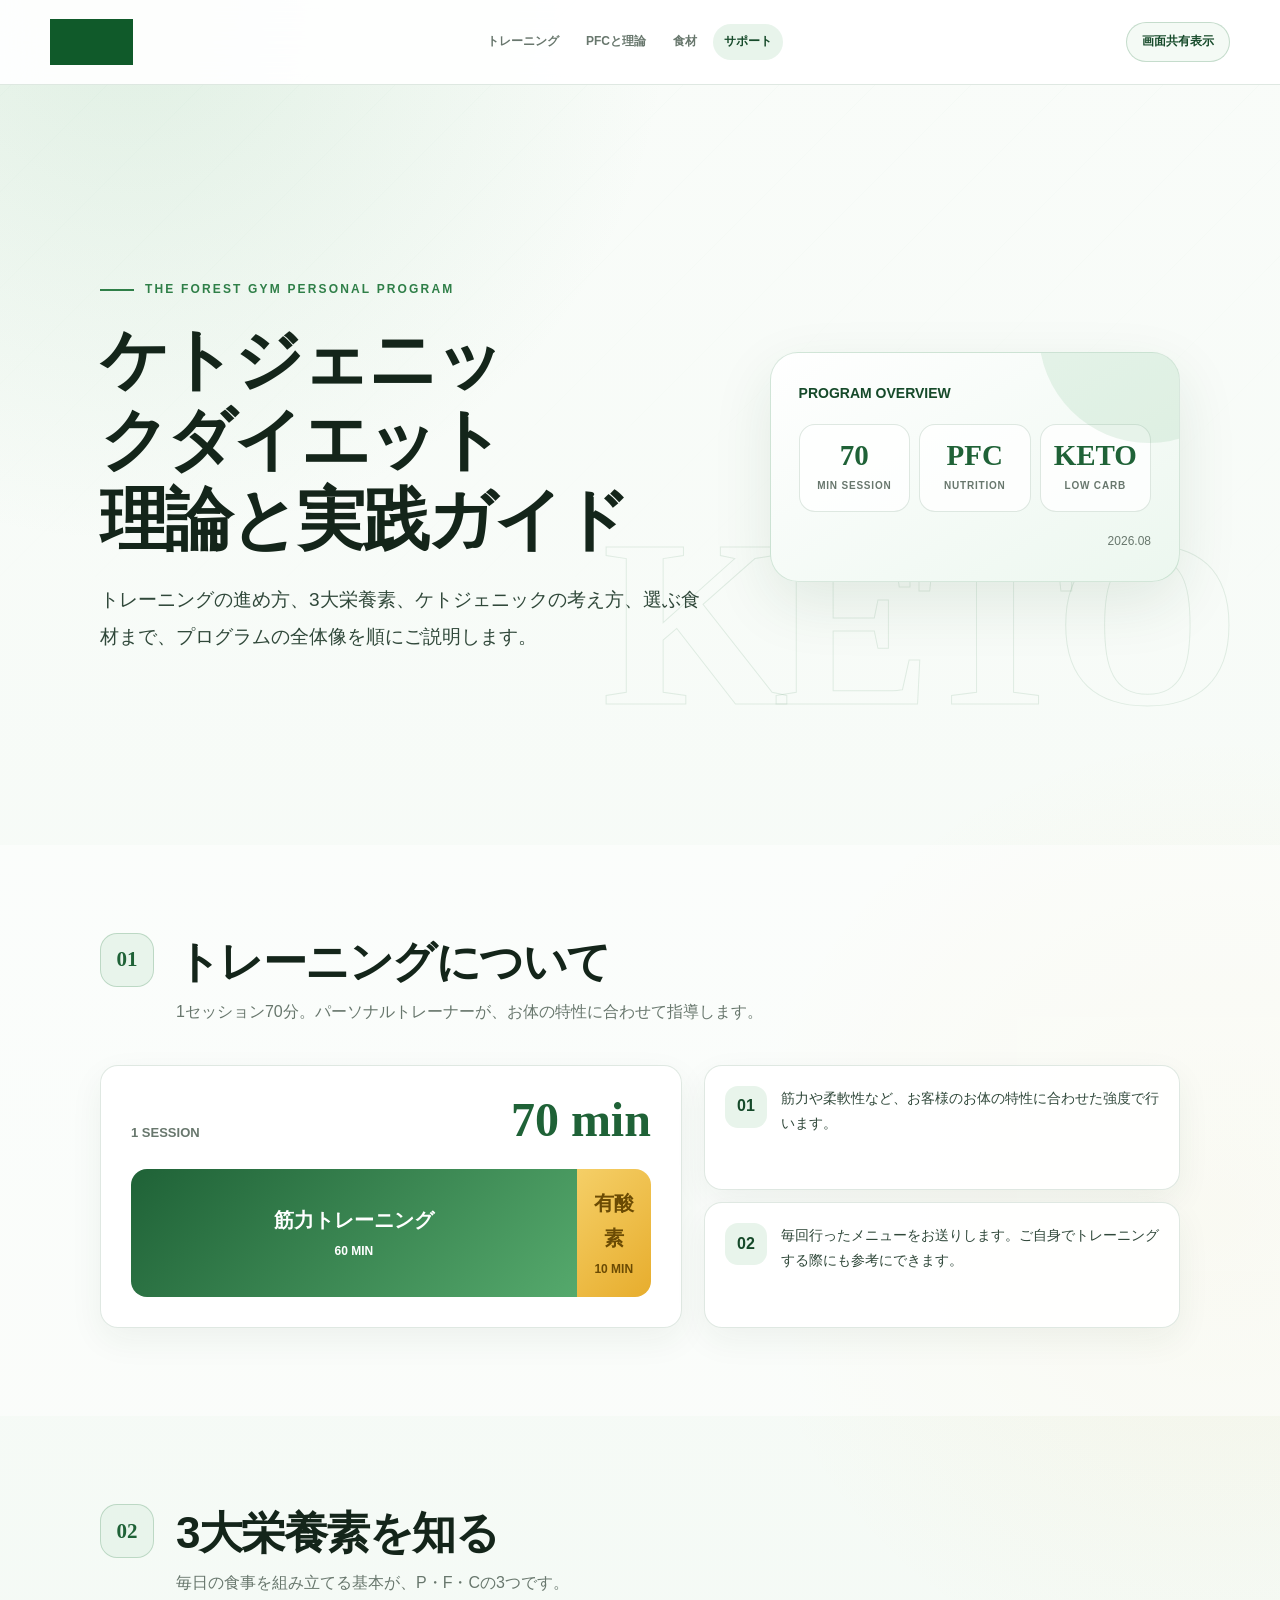
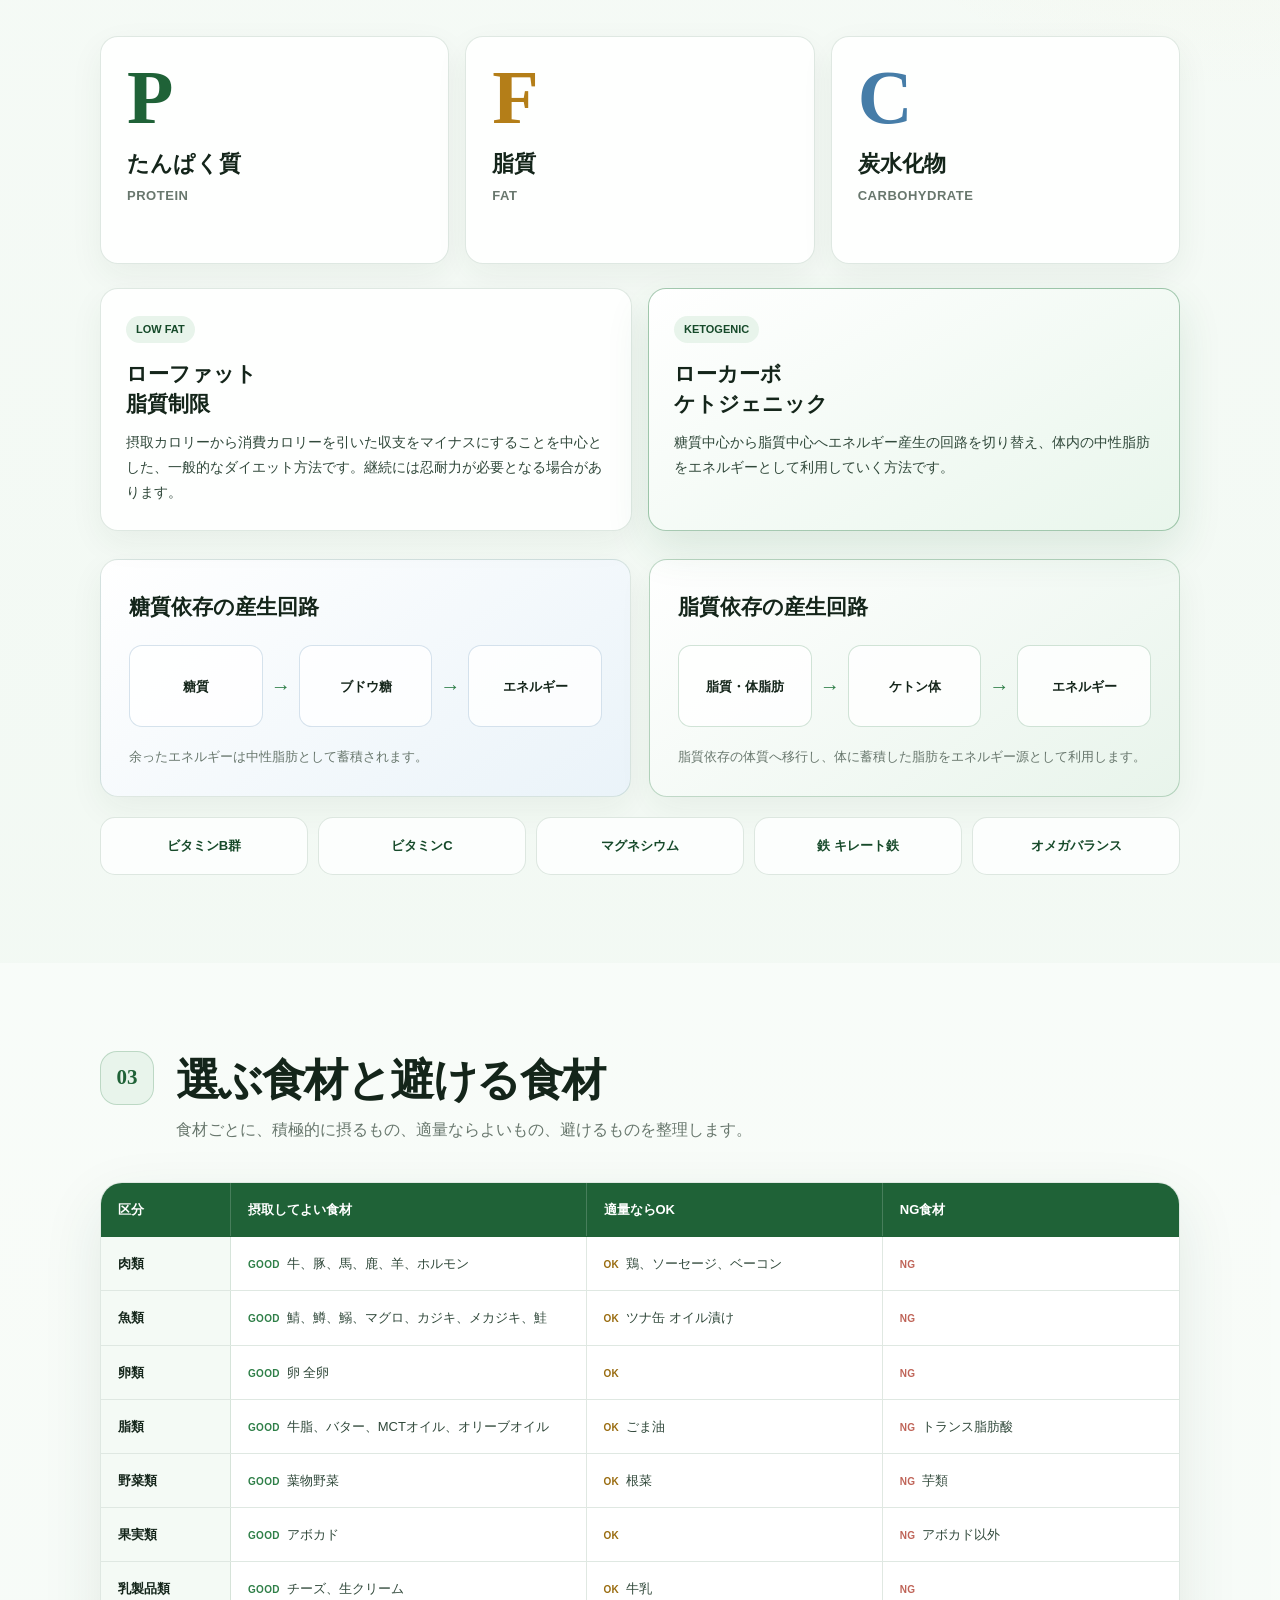
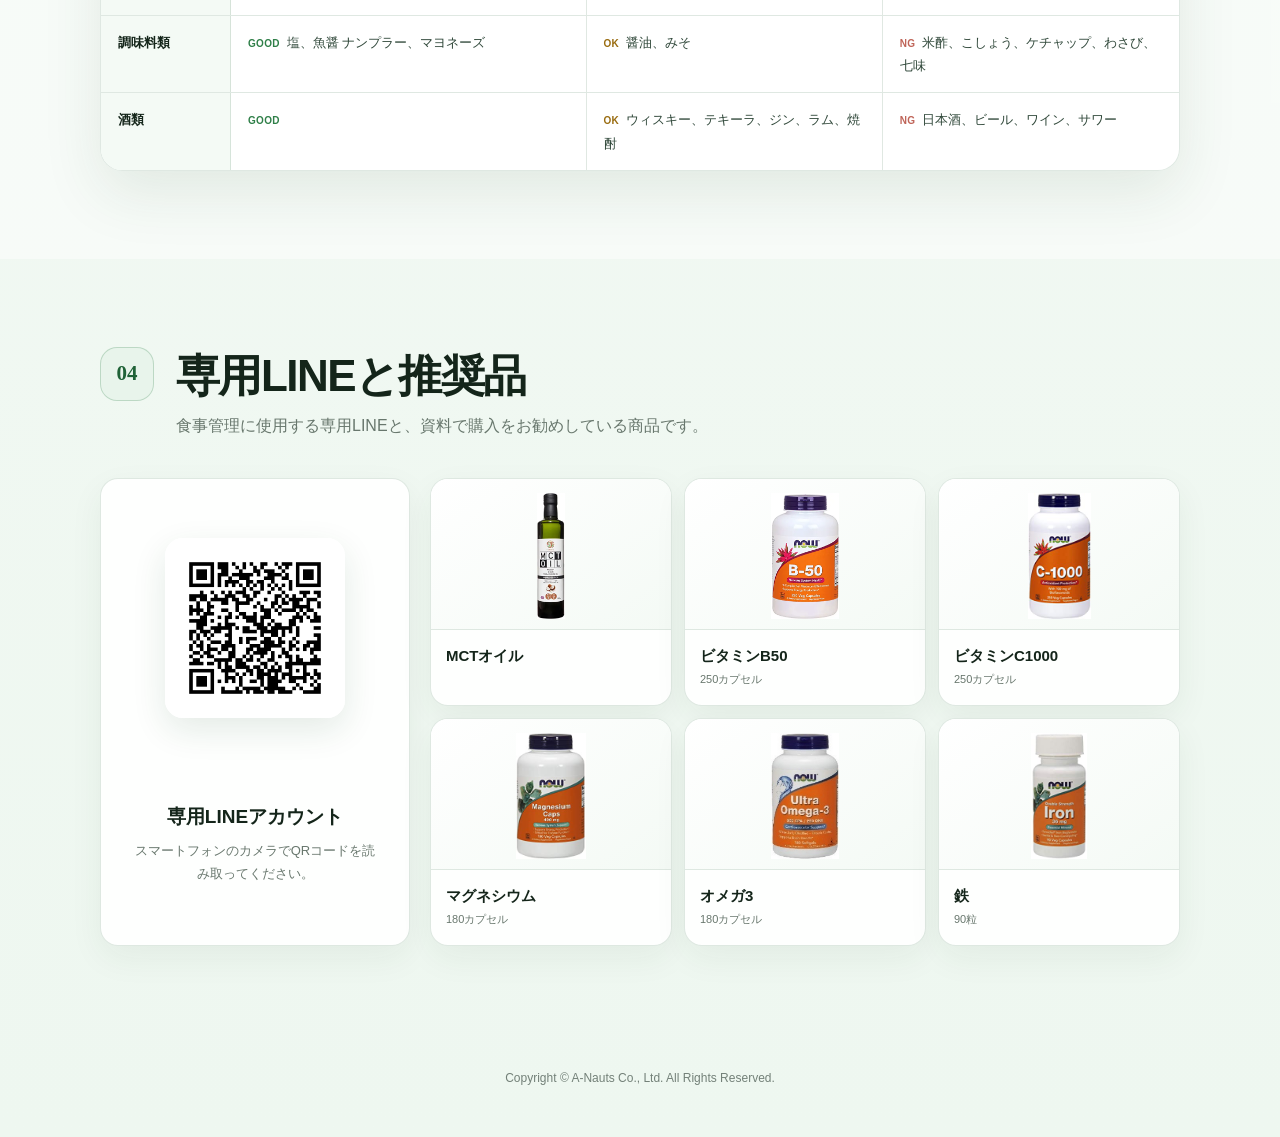
<file: keto-guide.html>
<!DOCTYPE html>
<html lang="ja">
<head>
  <meta charset="UTF-8">
  <meta name="viewport" content="width=device-width, initial-scale=1.0, viewport-fit=cover">
  <meta name="theme-color" content="#f4faf5">
  <meta name="description" content="The Forest Gym ケトジェニックダイエット 理論と実践ガイド">
  <title>ケトジェニックダイエット 理論と実践ガイド | The Forest Gym</title>
  <style>
    :root {
      --ink: #14251a;
      --ink-soft: #30483a;
      --muted: #68776d;
      --green-900: #164a2a;
      --green-800: #1f6237;
      --green-700: #2f7f48;
      --green-500: #55a96c;
      --green-200: #cfe8d5;
      --green-100: #e8f4eb;
      --green-50: #f4faf5;
      --cream: #fbfaf5;
      --amber: #e0a92f;
      --amber-soft: #fff4d6;
      --blue: #467da8;
      --blue-soft: #eaf3f9;
      --coral: #bf6458;
      --coral-soft: #faece9;
      --white: #ffffff;
      --line: rgba(32, 93, 50, 0.14);
      --shadow: 0 22px 60px rgba(30, 74, 42, 0.10);
      --radius-lg: 28px;
      --radius-md: 18px;
      --header-h: 84px;
    }

    * {
      box-sizing: border-box;
    }

    html {
      scroll-behavior: smooth;
      scroll-padding-top: 116px;
    }

    body {
      margin: 0;
      color: var(--ink);
      background:
        radial-gradient(circle at 10% 0%, rgba(109, 182, 127, 0.18), transparent 34rem),
        radial-gradient(circle at 95% 28%, rgba(224, 169, 47, 0.08), transparent 30rem),
        linear-gradient(180deg, #f9fcf9 0%, #eef7f0 100%);
      font-family: -apple-system, BlinkMacSystemFont, "Segoe UI", "Noto Sans JP", "Yu Gothic", sans-serif;
      line-height: 1.78;
      -webkit-font-smoothing: antialiased;
    }

    body::before {
      content: "";
      position: fixed;
      inset: 0;
      z-index: -1;
      pointer-events: none;
      opacity: 0.17;
      background-image: url("data:image/svg+xml,%3Csvg width='96' height='96' viewBox='0 0 96 96' xmlns='http://www.w3.org/2000/svg'%3E%3Cpath d='M0 96L96 0' stroke='%232f7f48' stroke-opacity='.11'/%3E%3C/svg%3E");
      mask-image: linear-gradient(to bottom, black, transparent 80%);
    }

    button,
    a {
      font: inherit;
    }

    a {
      color: inherit;
    }

    img {
      max-width: 100%;
    }

    .site-header {
      position: sticky;
      top: 0;
      z-index: 50;
      border-bottom: 1px solid var(--line);
      background: rgba(255, 255, 255, 0.92);
      backdrop-filter: blur(18px);
      -webkit-backdrop-filter: blur(18px);
    }

    .progress {
      position: absolute;
      inset: auto auto 0 0;
      width: 0;
      height: 3px;
      background: linear-gradient(90deg, var(--green-700), #72bc83);
      transition: width 0.08s linear;
    }

    .header-inner {
      width: min(100% - 32px, 1180px);
      min-height: var(--header-h);
      margin: 0 auto;
      display: grid;
      grid-template-columns: auto minmax(0, 1fr) auto;
      gap: 28px;
      align-items: center;
    }

    .brand-logo {
      display: block;
      width: auto;
      height: 46px;
      object-fit: contain;
      filter: brightness(0) saturate(100%) invert(27%) sepia(35%) saturate(1030%) hue-rotate(88deg) brightness(88%) contrast(91%);
    }

    .chapter-nav {
      min-width: 0;
      display: flex;
      justify-content: center;
      gap: 5px;
    }

    .chapter-nav a {
      border-radius: 999px;
      padding: 7px 11px;
      color: var(--muted);
      font-size: 12px;
      font-weight: 800;
      text-decoration: none;
      white-space: nowrap;
      transition: color .2s ease, background .2s ease;
    }

    .chapter-nav a:hover,
    .chapter-nav a.active {
      color: var(--green-900);
      background: var(--green-100);
    }

    .present-button {
      min-height: 40px;
      border: 1px solid rgba(47, 127, 72, .24);
      border-radius: 999px;
      padding: 8px 15px;
      color: var(--green-900);
      background: var(--green-50);
      font-size: 12px;
      font-weight: 900;
      cursor: pointer;
    }

    .present-button:hover {
      background: var(--green-100);
    }

    main {
      overflow: clip;
    }

    .container {
      width: min(100% - 32px, 1080px);
      margin: 0 auto;
    }

    .hero {
      position: relative;
      min-height: min(760px, calc(100svh - var(--header-h)));
      display: grid;
      grid-template-columns: minmax(0, 1.2fr) minmax(330px, .8fr);
      gap: 54px;
      align-items: center;
      padding: 74px 0 70px;
    }

    .hero::after {
      content: "KETO";
      position: absolute;
      right: -44px;
      bottom: 8px;
      z-index: -1;
      color: transparent;
      font-family: Georgia, "Times New Roman", serif;
      font-size: clamp(110px, 19vw, 240px);
      font-weight: 700;
      letter-spacing: -.07em;
      -webkit-text-stroke: 1px rgba(47, 127, 72, .12);
      user-select: none;
    }

    .eyebrow {
      display: flex;
      align-items: center;
      gap: 11px;
      margin-bottom: 18px;
      color: var(--green-700);
      font-size: 12px;
      font-weight: 900;
      letter-spacing: .18em;
      text-transform: uppercase;
    }

    .eyebrow::before {
      content: "";
      width: 34px;
      height: 2px;
      background: currentColor;
    }

    h1,
    h2,
    h3,
    p {
      margin-top: 0;
    }

    h1 {
      max-width: 720px;
      margin-bottom: 23px;
      font-size: clamp(38px, 6vw, 68px);
      line-height: 1.18;
      letter-spacing: -.045em;
      text-wrap: balance;
    }

    .hero-lead {
      max-width: 650px;
      margin-bottom: 0;
      color: var(--ink-soft);
      font-size: clamp(16px, 2vw, 19px);
      line-height: 1.9;
    }

    .hero-panel {
      position: relative;
      border: 1px solid rgba(47, 127, 72, .18);
      border-radius: var(--radius-lg);
      padding: 28px;
      overflow: hidden;
      background: linear-gradient(150deg, #ffffff, #ecf7ef);
      box-shadow: var(--shadow);
    }

    .hero-panel::before {
      content: "";
      position: absolute;
      width: 220px;
      height: 220px;
      border-radius: 50%;
      top: -130px;
      right: -80px;
      background: rgba(85, 169, 108, .13);
    }

    .hero-panel-title {
      margin-bottom: 18px;
      color: var(--green-900);
      font-size: 14px;
      font-weight: 900;
    }

    .hero-metrics {
      display: grid;
      grid-template-columns: repeat(3, 1fr);
      gap: 9px;
    }

    .hero-metric {
      min-width: 0;
      border: 1px solid var(--line);
      border-radius: 16px;
      padding: 16px 10px;
      text-align: center;
      background: rgba(255, 255, 255, .78);
    }

    .hero-metric strong {
      display: block;
      color: var(--green-800);
      font-family: Georgia, "Times New Roman", serif;
      font-size: 29px;
      line-height: 1;
    }

    .hero-metric span {
      display: block;
      margin-top: 7px;
      color: var(--muted);
      font-size: 10px;
      font-weight: 800;
      letter-spacing: .08em;
    }

    .hero-date {
      margin: 19px 0 0;
      color: var(--muted);
      font-size: 12px;
      text-align: right;
    }

    .chapter {
      scroll-margin-top: 112px;
      padding: 88px 0;
    }

    .chapter:nth-of-type(even) {
      background: rgba(255, 255, 255, .46);
    }

    .section-head {
      display: grid;
      grid-template-columns: auto minmax(0, 1fr);
      gap: 22px;
      align-items: start;
      margin-bottom: 38px;
    }

    .section-no {
      display: grid;
      place-items: center;
      width: 54px;
      height: 54px;
      border: 1px solid rgba(47, 127, 72, .24);
      border-radius: 17px;
      color: var(--green-800);
      background: var(--green-100);
      font-family: Georgia, "Times New Roman", serif;
      font-size: 21px;
      font-weight: 700;
    }

    h2 {
      margin-bottom: 8px;
      font-size: clamp(28px, 4.2vw, 44px);
      line-height: 1.3;
      letter-spacing: -.035em;
      text-wrap: balance;
    }

    .section-lead {
      max-width: 760px;
      margin-bottom: 0;
      color: var(--muted);
      font-size: 16px;
    }

    .card {
      border: 1px solid var(--line);
      border-radius: var(--radius-md);
      background: rgba(255, 255, 255, .9);
      box-shadow: 0 12px 34px rgba(29, 73, 41, .06);
    }

    .session-grid {
      display: grid;
      grid-template-columns: minmax(0, 1.1fr) minmax(280px, .9fr);
      gap: 22px;
    }

    .session-timeline {
      padding: 30px;
    }

    .session-total {
      display: flex;
      align-items: end;
      justify-content: space-between;
      gap: 20px;
      margin-bottom: 25px;
    }

    .session-total span {
      color: var(--muted);
      font-size: 13px;
      font-weight: 800;
    }

    .session-total strong {
      color: var(--green-800);
      font-family: Georgia, "Times New Roman", serif;
      font-size: 48px;
      line-height: 1;
    }

    .timeline-bar {
      display: grid;
      grid-template-columns: 6fr 1fr;
      min-height: 108px;
      border-radius: 16px;
      overflow: hidden;
    }

    .timeline-part {
      display: grid;
      place-items: center;
      padding: 17px;
      text-align: center;
    }

    .timeline-part strong {
      display: block;
      font-size: 20px;
    }

    .timeline-part span {
      display: block;
      margin-top: 2px;
      font-size: 12px;
      font-weight: 700;
    }

    .strength {
      color: #ffffff;
      background: linear-gradient(135deg, var(--green-800), var(--green-500));
    }

    .cardio {
      color: #6b4b04;
      background: linear-gradient(135deg, #f5cf67, #e7ad2d);
    }

    .session-points {
      display: grid;
      gap: 12px;
    }

    .point {
      display: grid;
      grid-template-columns: 42px minmax(0, 1fr);
      gap: 14px;
      align-items: start;
      padding: 20px;
    }

    .point-icon {
      display: grid;
      place-items: center;
      width: 42px;
      height: 42px;
      border-radius: 13px;
      color: var(--green-900);
      background: var(--green-100);
      font-weight: 900;
    }

    .point p {
      margin-bottom: 0;
      color: var(--ink-soft);
      font-size: 14px;
    }

    .macro-grid {
      display: grid;
      grid-template-columns: repeat(3, 1fr);
      gap: 16px;
    }

    .macro-card {
      position: relative;
      min-height: 228px;
      padding: 26px;
      overflow: hidden;
    }

    .macro-letter {
      color: var(--green-800);
      font-family: Georgia, "Times New Roman", serif;
      font-size: 76px;
      font-weight: 700;
      line-height: .9;
    }

    .macro-card:nth-child(2) .macro-letter {
      color: #b47e18;
    }

    .macro-card:nth-child(3) .macro-letter {
      color: var(--blue);
    }

    .macro-card h3 {
      margin: 18px 0 0;
      font-size: 22px;
      line-height: 1.35;
    }

    .macro-card p {
      margin: 5px 0 0;
      color: var(--muted);
      font-size: 13px;
      font-weight: 800;
      letter-spacing: .04em;
    }

    .method-grid {
      display: grid;
      grid-template-columns: repeat(2, 1fr);
      gap: 16px;
      margin-top: 24px;
    }

    .method-card {
      position: relative;
      padding: 25px;
    }

    .method-card.featured {
      border-color: rgba(47, 127, 72, .42);
      background: linear-gradient(150deg, #ffffff, #e9f6ec);
      box-shadow: 0 18px 44px rgba(35, 110, 61, .12);
    }

    .method-tag {
      display: inline-flex;
      border-radius: 999px;
      padding: 4px 10px;
      color: var(--green-900);
      background: var(--green-100);
      font-size: 11px;
      font-weight: 900;
    }

    .method-card h3 {
      margin: 16px 0 12px;
      font-size: 21px;
      line-height: 1.4;
    }

    .method-card p {
      margin-bottom: 0;
      color: var(--ink-soft);
      font-size: 14px;
    }

    .energy-grid {
      display: grid;
      grid-template-columns: 1fr 1fr;
      gap: 18px;
      margin-top: 28px;
    }

    .energy-card {
      padding: 28px;
    }

    .energy-card.sugar {
      background: linear-gradient(145deg, #ffffff, var(--blue-soft));
    }

    .energy-card.fat {
      border-color: rgba(47, 127, 72, .3);
      background: linear-gradient(145deg, #ffffff, var(--green-100));
    }

    .energy-card h3 {
      margin-bottom: 20px;
      font-size: 21px;
    }

    .flow {
      display: flex;
      align-items: stretch;
      gap: 8px;
    }

    .flow-node {
      flex: 1;
      display: grid;
      place-items: center;
      min-height: 82px;
      border: 1px solid rgba(70, 125, 168, .22);
      border-radius: 13px;
      padding: 10px;
      background: rgba(255, 255, 255, .8);
      font-size: 13px;
      font-weight: 900;
      text-align: center;
    }

    .fat .flow-node {
      border-color: rgba(47, 127, 72, .22);
    }

    .flow-arrow {
      display: grid;
      place-items: center;
      color: var(--green-700);
      font-size: 20px;
      font-weight: 900;
    }

    .energy-note {
      margin: 18px 0 0;
      color: var(--muted);
      font-size: 13px;
    }

    .nutrient-strip {
      display: grid;
      grid-template-columns: repeat(5, 1fr);
      gap: 10px;
      margin-top: 20px;
    }

    .nutrient {
      border: 1px solid var(--line);
      border-radius: 15px;
      padding: 16px 10px;
      color: var(--green-900);
      background: rgba(255, 255, 255, .76);
      font-size: 13px;
      font-weight: 900;
      text-align: center;
    }

    .food-board {
      overflow: hidden;
      border: 1px solid var(--line);
      border-radius: 22px;
      background: rgba(255, 255, 255, .92);
      box-shadow: var(--shadow);
    }

    .food-row {
      display: grid;
      grid-template-columns: 130px 1.2fr 1fr 1fr;
      border-bottom: 1px solid var(--line);
    }

    .food-row:last-child {
      border-bottom: 0;
    }

    .food-row.header {
      color: #ffffff;
      background: var(--green-800);
      font-size: 13px;
      font-weight: 900;
    }

    .food-row.header .food-cell {
      color: #ffffff;
      border-right-color: rgba(255, 255, 255, .18);
    }

    .food-cell {
      min-width: 0;
      padding: 15px 17px;
      border-right: 1px solid var(--line);
      color: var(--ink-soft);
      font-size: 13px;
    }

    .food-cell:last-child {
      border-right: 0;
    }

    .food-row:not(.header) .food-cell:first-child {
      color: var(--ink);
      background: var(--green-50);
      font-weight: 900;
    }

    .food-cell.good::before,
    .food-cell.ok::before,
    .food-cell.ng::before {
      display: inline-block;
      margin-right: 7px;
      font-size: 10px;
      font-weight: 900;
      letter-spacing: .03em;
    }

    .food-cell.good::before {
      content: "GOOD";
      color: var(--green-700);
    }

    .food-cell.ok::before {
      content: "OK";
      color: #9a6d11;
    }

    .food-cell.ng::before {
      content: "NG";
      color: var(--coral);
    }

    .support-grid {
      display: grid;
      grid-template-columns: 310px minmax(0, 1fr);
      gap: 20px;
      align-items: stretch;
    }

    .line-card {
      display: grid;
      place-items: center;
      padding: 28px;
      text-align: center;
    }

    .line-card img {
      width: 180px;
      height: 180px;
      border: 10px solid #ffffff;
      border-radius: 18px;
      box-shadow: 0 12px 34px rgba(21, 70, 36, .11);
    }

    .line-card h3 {
      margin: 20px 0 5px;
      font-size: 19px;
    }

    .line-card p {
      margin-bottom: 0;
      color: var(--muted);
      font-size: 13px;
    }

    .supplement-grid {
      display: grid;
      grid-template-columns: repeat(3, 1fr);
      gap: 12px;
    }

    .supplement-card {
      display: grid;
      grid-template-rows: 150px auto;
      min-width: 0;
      overflow: hidden;
    }

    .supplement-image {
      display: grid;
      place-items: center;
      padding: 14px;
      background: linear-gradient(145deg, #ffffff, var(--green-50));
    }

    .supplement-image img {
      max-width: 100%;
      max-height: 126px;
      object-fit: contain;
    }

    .supplement-copy {
      border-top: 1px solid var(--line);
      padding: 15px;
    }

    .supplement-copy h3 {
      margin-bottom: 4px;
      font-size: 15px;
      line-height: 1.4;
    }

    .supplement-copy p {
      margin-bottom: 0;
      color: var(--muted);
      font-size: 11px;
    }

    footer {
      padding: 34px 16px 48px;
      color: #738078;
      font-size: 12px;
      text-align: center;
    }

    html.presenting {
      scroll-snap-type: y mandatory;
    }

    html.presenting .chapter,
    html.presenting .hero {
      min-height: calc(100svh - var(--header-h));
      scroll-snap-align: start;
      scroll-snap-stop: always;
      display: grid;
      align-content: center;
    }

    @media (max-width: 920px) {
      .header-inner {
        grid-template-columns: auto minmax(0, 1fr);
      }

      .chapter-nav {
        justify-content: flex-start;
        overflow-x: auto;
        scrollbar-width: none;
      }

      .chapter-nav::-webkit-scrollbar {
        display: none;
      }

      .present-button {
        display: none;
      }

      .hero {
        grid-template-columns: 1fr;
        gap: 34px;
        min-height: auto;
      }

      .hero-panel {
        max-width: 560px;
      }

      .session-grid,
      .support-grid {
        grid-template-columns: 1fr;
      }

      .support-grid {
        align-items: start;
      }

      .line-card {
        grid-template-columns: auto minmax(0, 1fr);
        gap: 24px;
        text-align: left;
      }

      .line-card img {
        width: 150px;
        height: 150px;
      }

      .line-card h3 {
        margin-top: 0;
      }
    }

    @media (max-width: 680px) {
      :root {
        --header-h: 68px;
        --radius-lg: 21px;
      }

      html {
        scroll-padding-top: 96px;
      }

      .header-inner,
      .container {
        width: min(100% - 24px, 1080px);
      }

      .header-inner {
        min-height: var(--header-h);
        gap: 14px;
      }

      .brand-logo {
        height: 38px;
      }

      .chapter-nav a {
        padding: 6px 9px;
        font-size: 10px;
      }

      .hero {
        padding: 48px 0 52px;
      }

      .hero::after {
        right: -16px;
        bottom: 12px;
        font-size: 120px;
      }

      h1 {
        font-size: clamp(35px, 12vw, 50px);
      }

      .hero-panel {
        padding: 20px;
      }

      .hero-metric strong {
        font-size: 24px;
      }

      .chapter {
        padding: 62px 0;
      }

      .section-head {
        grid-template-columns: 44px minmax(0, 1fr);
        gap: 14px;
        margin-bottom: 28px;
      }

      .section-no {
        width: 44px;
        height: 44px;
        border-radius: 13px;
        font-size: 18px;
      }

      h2 {
        font-size: clamp(27px, 8.6vw, 38px);
      }

      .section-lead {
        font-size: 14px;
      }

      .session-timeline {
        padding: 22px;
      }

      .session-total strong {
        font-size: 40px;
      }

      .timeline-bar {
        grid-template-columns: 6fr 1.45fr;
      }

      .timeline-part strong {
        font-size: 16px;
      }

      .macro-grid,
      .method-grid,
      .energy-grid {
        grid-template-columns: 1fr;
      }

      .macro-card {
        min-height: 0;
      }

      .macro-card {
        display: grid;
        grid-template-columns: 74px minmax(0, 1fr);
        gap: 14px;
        align-items: center;
      }

      .macro-card h3 {
        margin-top: 0;
      }

      .flow {
        gap: 5px;
      }

      .flow-node {
        min-height: 72px;
        padding: 7px;
        font-size: 11px;
      }

      .nutrient-strip {
        grid-template-columns: repeat(2, 1fr);
      }

      .nutrient:last-child {
        grid-column: 1 / -1;
      }

      .food-board {
        overflow: visible;
        border: 0;
        background: transparent;
        box-shadow: none;
      }

      .food-row,
      .food-row.header {
        display: grid;
        grid-template-columns: 1fr;
        gap: 0;
        margin-bottom: 12px;
        border: 1px solid var(--line);
        border-radius: 16px;
        overflow: hidden;
        background: var(--white);
        box-shadow: 0 9px 25px rgba(30, 74, 42, .06);
      }

      .food-row.header {
        display: none;
      }

      .food-cell {
        border: 0;
        border-bottom: 1px solid var(--line);
        padding: 13px 15px;
      }

      .food-cell:last-child {
        border-bottom: 0;
      }

      .food-row:not(.header) .food-cell:first-child {
        color: #ffffff;
        background: var(--green-800);
        font-size: 15px;
      }

      .food-cell:empty {
        display: none;
      }

      .line-card {
        grid-template-columns: 1fr;
        text-align: center;
      }

      .supplement-grid {
        grid-template-columns: repeat(2, 1fr);
      }

      .supplement-card {
        grid-template-rows: 130px auto;
      }

      .supplement-image img {
        max-height: 108px;
      }
    }

    @media (max-width: 390px) {
      .hero-metrics {
        grid-template-columns: 1fr;
      }

      .hero-metric {
        display: flex;
        align-items: center;
        justify-content: space-between;
        padding: 13px 15px;
        text-align: left;
      }

      .hero-metric span {
        margin-top: 0;
      }

      .supplement-grid {
        grid-template-columns: 1fr;
      }
    }

    @media (prefers-reduced-motion: reduce) {
      *,
      *::before,
      *::after {
        scroll-behavior: auto !important;
        transition-duration: .01ms !important;
      }
    }
  </style>
</head>

<body>
  <header class="site-header">
    <div class="header-inner">
      <img class="brand-logo" src="logo.png" alt="The Forest Gym">
      <nav class="chapter-nav" aria-label="ページ内ナビゲーション">
        <a href="#training">トレーニング</a>
        <a href="#nutrition">PFCと理論</a>
        <a href="#foods">食材</a>
        <a href="#support">サポート</a>
      </nav>
      <button id="presentButton" class="present-button" type="button">画面共有表示</button>
    </div>
    <div id="progress" class="progress" aria-hidden="true"></div>
  </header>

  <main>
    <section class="container hero" id="top">
      <div>
        <div class="eyebrow">The Forest Gym Personal Program</div>
        <h1>ケトジェニックダイエット<br>理論と実践ガイド</h1>
        <p class="hero-lead">トレーニングの進め方、3大栄養素、ケトジェニックの考え方、選ぶ食材まで、プログラムの全体像を順にご説明します。</p>
      </div>
      <aside class="hero-panel" aria-label="プログラム概要">
        <p class="hero-panel-title">PROGRAM OVERVIEW</p>
        <div class="hero-metrics">
          <div class="hero-metric"><strong>70</strong><span>MIN SESSION</span></div>
          <div class="hero-metric"><strong>PFC</strong><span>NUTRITION</span></div>
          <div class="hero-metric"><strong>KETO</strong><span>LOW CARB</span></div>
        </div>
        <p class="hero-date">2026.08</p>
      </aside>
    </section>

    <section id="training" class="chapter">
      <div class="container">
        <div class="section-head">
          <span class="section-no">01</span>
          <div>
            <h2>トレーニングについて</h2>
            <p class="section-lead">1セッション70分。パーソナルトレーナーが、お体の特性に合わせて指導します。</p>
          </div>
        </div>

        <div class="session-grid">
          <div class="card session-timeline">
            <div class="session-total">
              <span>1 SESSION</span>
              <strong>70 min</strong>
            </div>
            <div class="timeline-bar" aria-label="60分の筋力トレーニングと10分の有酸素運動">
              <div class="timeline-part strength"><div><strong>筋力トレーニング</strong><span>60 MIN</span></div></div>
              <div class="timeline-part cardio"><div><strong>有酸素</strong><span>10 MIN</span></div></div>
            </div>
          </div>

          <div class="session-points">
            <div class="card point">
              <span class="point-icon">01</span>
              <p>筋力や柔軟性など、お客様のお体の特性に合わせた強度で行います。</p>
            </div>
            <div class="card point">
              <span class="point-icon">02</span>
              <p>毎回行ったメニューをお送りします。ご自身でトレーニングする際にも参考にできます。</p>
            </div>
          </div>
        </div>
      </div>
    </section>

    <section id="nutrition" class="chapter">
      <div class="container">
        <div class="section-head">
          <span class="section-no">02</span>
          <div>
            <h2>3大栄養素を知る</h2>
            <p class="section-lead">毎日の食事を組み立てる基本が、P・F・Cの3つです。</p>
          </div>
        </div>

        <div class="macro-grid">
          <article class="card macro-card">
            <div class="macro-letter">P</div>
            <div><h3>たんぱく質</h3><p>PROTEIN</p></div>
          </article>
          <article class="card macro-card">
            <div class="macro-letter">F</div>
            <div><h3>脂質</h3><p>FAT</p></div>
          </article>
          <article class="card macro-card">
            <div class="macro-letter">C</div>
            <div><h3>炭水化物</h3><p>CARBOHYDRATE</p></div>
          </article>
        </div>

        <div class="method-grid">
          <article class="card method-card">
            <span class="method-tag">LOW FAT</span>
            <h3>ローファット<br>脂質制限</h3>
            <p>摂取カロリーから消費カロリーを引いた収支をマイナスにすることを中心とした、一般的なダイエット方法です。継続には忍耐力が必要となる場合があります。</p>
          </article>
          <article class="card method-card featured">
            <span class="method-tag">KETOGENIC</span>
            <h3>ローカーボ<br>ケトジェニック</h3>
            <p>糖質中心から脂質中心へエネルギー産生の回路を切り替え、体内の中性脂肪をエネルギーとして利用していく方法です。</p>
          </article>
        </div>

        <div class="energy-grid">
          <article class="card energy-card sugar">
            <h3>糖質依存の産生回路</h3>
            <div class="flow">
              <span class="flow-node">糖質</span><span class="flow-arrow">→</span>
              <span class="flow-node">ブドウ糖</span><span class="flow-arrow">→</span>
              <span class="flow-node">エネルギー</span>
            </div>
            <p class="energy-note">余ったエネルギーは中性脂肪として蓄積されます。</p>
          </article>
          <article class="card energy-card fat">
            <h3>脂質依存の産生回路</h3>
            <div class="flow">
              <span class="flow-node">脂質・体脂肪</span><span class="flow-arrow">→</span>
              <span class="flow-node">ケトン体</span><span class="flow-arrow">→</span>
              <span class="flow-node">エネルギー</span>
            </div>
            <p class="energy-note">脂質依存の体質へ移行し、体に蓄積した脂肪をエネルギー源として利用します。</p>
          </article>
        </div>

        <div class="nutrient-strip" aria-label="ケトーシスで必要なビタミンとミネラル">
          <div class="nutrient">ビタミンB群</div>
          <div class="nutrient">ビタミンC</div>
          <div class="nutrient">マグネシウム</div>
          <div class="nutrient">鉄 キレート鉄</div>
          <div class="nutrient">オメガバランス</div>
        </div>
      </div>
    </section>

    <section id="foods" class="chapter">
      <div class="container">
        <div class="section-head">
          <span class="section-no">03</span>
          <div>
            <h2>選ぶ食材と避ける食材</h2>
            <p class="section-lead">食材ごとに、積極的に摂るもの、適量ならよいもの、避けるものを整理します。</p>
          </div>
        </div>

        <div class="food-board" role="table" aria-label="ケトジェニックダイエット食材一覧">
          <div class="food-row header" role="row">
            <div class="food-cell" role="columnheader">区分</div>
            <div class="food-cell" role="columnheader">摂取してよい食材</div>
            <div class="food-cell" role="columnheader">適量ならOK</div>
            <div class="food-cell" role="columnheader">NG食材</div>
          </div>
          <div class="food-row" role="row">
            <div class="food-cell" role="rowheader">肉類</div>
            <div class="food-cell good">牛、豚、馬、鹿、羊、ホルモン</div>
            <div class="food-cell ok">鶏、ソーセージ、ベーコン</div>
            <div class="food-cell ng"></div>
          </div>
          <div class="food-row" role="row">
            <div class="food-cell" role="rowheader">魚類</div>
            <div class="food-cell good">鯖、鱒、鰯、マグロ、カジキ、メカジキ、鮭</div>
            <div class="food-cell ok">ツナ缶 オイル漬け</div>
            <div class="food-cell ng"></div>
          </div>
          <div class="food-row" role="row">
            <div class="food-cell" role="rowheader">卵類</div>
            <div class="food-cell good">卵 全卵</div>
            <div class="food-cell ok"></div>
            <div class="food-cell ng"></div>
          </div>
          <div class="food-row" role="row">
            <div class="food-cell" role="rowheader">脂類</div>
            <div class="food-cell good">牛脂、バター、MCTオイル、オリーブオイル</div>
            <div class="food-cell ok">ごま油</div>
            <div class="food-cell ng">トランス脂肪酸</div>
          </div>
          <div class="food-row" role="row">
            <div class="food-cell" role="rowheader">野菜類</div>
            <div class="food-cell good">葉物野菜</div>
            <div class="food-cell ok">根菜</div>
            <div class="food-cell ng">芋類</div>
          </div>
          <div class="food-row" role="row">
            <div class="food-cell" role="rowheader">果実類</div>
            <div class="food-cell good">アボカド</div>
            <div class="food-cell ok"></div>
            <div class="food-cell ng">アボカド以外</div>
          </div>
          <div class="food-row" role="row">
            <div class="food-cell" role="rowheader">乳製品類</div>
            <div class="food-cell good">チーズ、生クリーム</div>
            <div class="food-cell ok">牛乳</div>
            <div class="food-cell ng"></div>
          </div>
          <div class="food-row" role="row">
            <div class="food-cell" role="rowheader">調味料類</div>
            <div class="food-cell good">塩、魚醤 ナンプラー、マヨネーズ</div>
            <div class="food-cell ok">醤油、みそ</div>
            <div class="food-cell ng">米酢、こしょう、ケチャップ、わさび、七味</div>
          </div>
          <div class="food-row" role="row">
            <div class="food-cell" role="rowheader">酒類</div>
            <div class="food-cell good"></div>
            <div class="food-cell ok">ウィスキー、テキーラ、ジン、ラム、焼酎</div>
            <div class="food-cell ng">日本酒、ビール、ワイン、サワー</div>
          </div>
        </div>
      </div>
    </section>

    <section id="support" class="chapter">
      <div class="container">
        <div class="section-head">
          <span class="section-no">04</span>
          <div>
            <h2>専用LINEと推奨品</h2>
            <p class="section-lead">食事管理に使用する専用LINEと、資料で購入をお勧めしている商品です。</p>
          </div>
        </div>

        <div class="support-grid">
          <article class="card line-card">
            <img src="keto-assets/image2.png" alt="専用LINEアカウントのQRコード">
            <div>
              <h3>専用LINEアカウント</h3>
              <p>スマートフォンのカメラでQRコードを読み取ってください。</p>
            </div>
          </article>

          <div>
            <div class="supplement-grid">
              <article class="card supplement-card">
                <div class="supplement-image"><img src="keto-assets/image3.png" alt="MCTオイル"></div>
                <div class="supplement-copy"><h3>MCTオイル</h3></div>
              </article>
              <article class="card supplement-card">
                <div class="supplement-image"><img src="keto-assets/image4.png" alt="NOW Foods ビタミンB50"></div>
                <div class="supplement-copy"><h3>ビタミンB50</h3><p>250カプセル</p></div>
              </article>
              <article class="card supplement-card">
                <div class="supplement-image"><img src="keto-assets/image5.jpeg" alt="NOW Foods ビタミンC1000"></div>
                <div class="supplement-copy"><h3>ビタミンC1000</h3><p>250カプセル</p></div>
              </article>
              <article class="card supplement-card">
                <div class="supplement-image"><img src="keto-assets/image6.jpeg" alt="NOW Foods マグネシウム"></div>
                <div class="supplement-copy"><h3>マグネシウム</h3><p>180カプセル</p></div>
              </article>
              <article class="card supplement-card">
                <div class="supplement-image"><img src="keto-assets/image7.jpeg" alt="NOW Foods オメガ3"></div>
                <div class="supplement-copy"><h3>オメガ3</h3><p>180カプセル</p></div>
              </article>
              <article class="card supplement-card">
                <div class="supplement-image"><img src="keto-assets/image8.jpeg" alt="NOW Foods 鉄"></div>
                <div class="supplement-copy"><h3>鉄</h3><p>90粒</p></div>
              </article>
            </div>
          </div>
        </div>
      </div>
    </section>
  </main>

  <footer>Copyright © A-Nauts Co., Ltd. All Rights Reserved.</footer>

  <script>
    (() => {
      "use strict";

      const root = document.documentElement;
      const button = document.getElementById("presentButton");
      const progress = document.getElementById("progress");
      const links = [...document.querySelectorAll(".chapter-nav a")];
      const chapters = [...document.querySelectorAll(".chapter")];

      function updateProgress() {
        const max = document.documentElement.scrollHeight - window.innerHeight;
        const ratio = max > 0 ? Math.min(1, window.scrollY / max) : 0;
        progress.style.width = `${ratio * 100}%`;
      }

      function setActiveLink(id) {
        links.forEach((link) => link.classList.toggle("active", link.getAttribute("href") === `#${id}`));
      }

      const observer = new IntersectionObserver((entries) => {
        const visible = entries
          .filter((entry) => entry.isIntersecting)
          .sort((a, b) => b.intersectionRatio - a.intersectionRatio)[0];
        if (visible) setActiveLink(visible.target.id);
      }, { rootMargin: "-28% 0px -55% 0px", threshold: [0, .15, .4] });

      chapters.forEach((chapter) => observer.observe(chapter));

      button.addEventListener("click", async () => {
        const next = !root.classList.contains("presenting");
        root.classList.toggle("presenting", next);
        button.textContent = next ? "通常表示" : "画面共有表示";

        if (next && document.documentElement.requestFullscreen) {
          try {
            await document.documentElement.requestFullscreen();
          } catch (_) {
            // Fullscreen can be unavailable in some browsers; snap mode still works.
          }
        } else if (!next && document.fullscreenElement && document.exitFullscreen) {
          await document.exitFullscreen();
        }
      });

      document.addEventListener("fullscreenchange", () => {
        if (!document.fullscreenElement && root.classList.contains("presenting")) {
          root.classList.remove("presenting");
          button.textContent = "画面共有表示";
        }
      });

      window.addEventListener("scroll", updateProgress, { passive: true });
      updateProgress();
    })();
  </script>
</body>
</html>
</file>
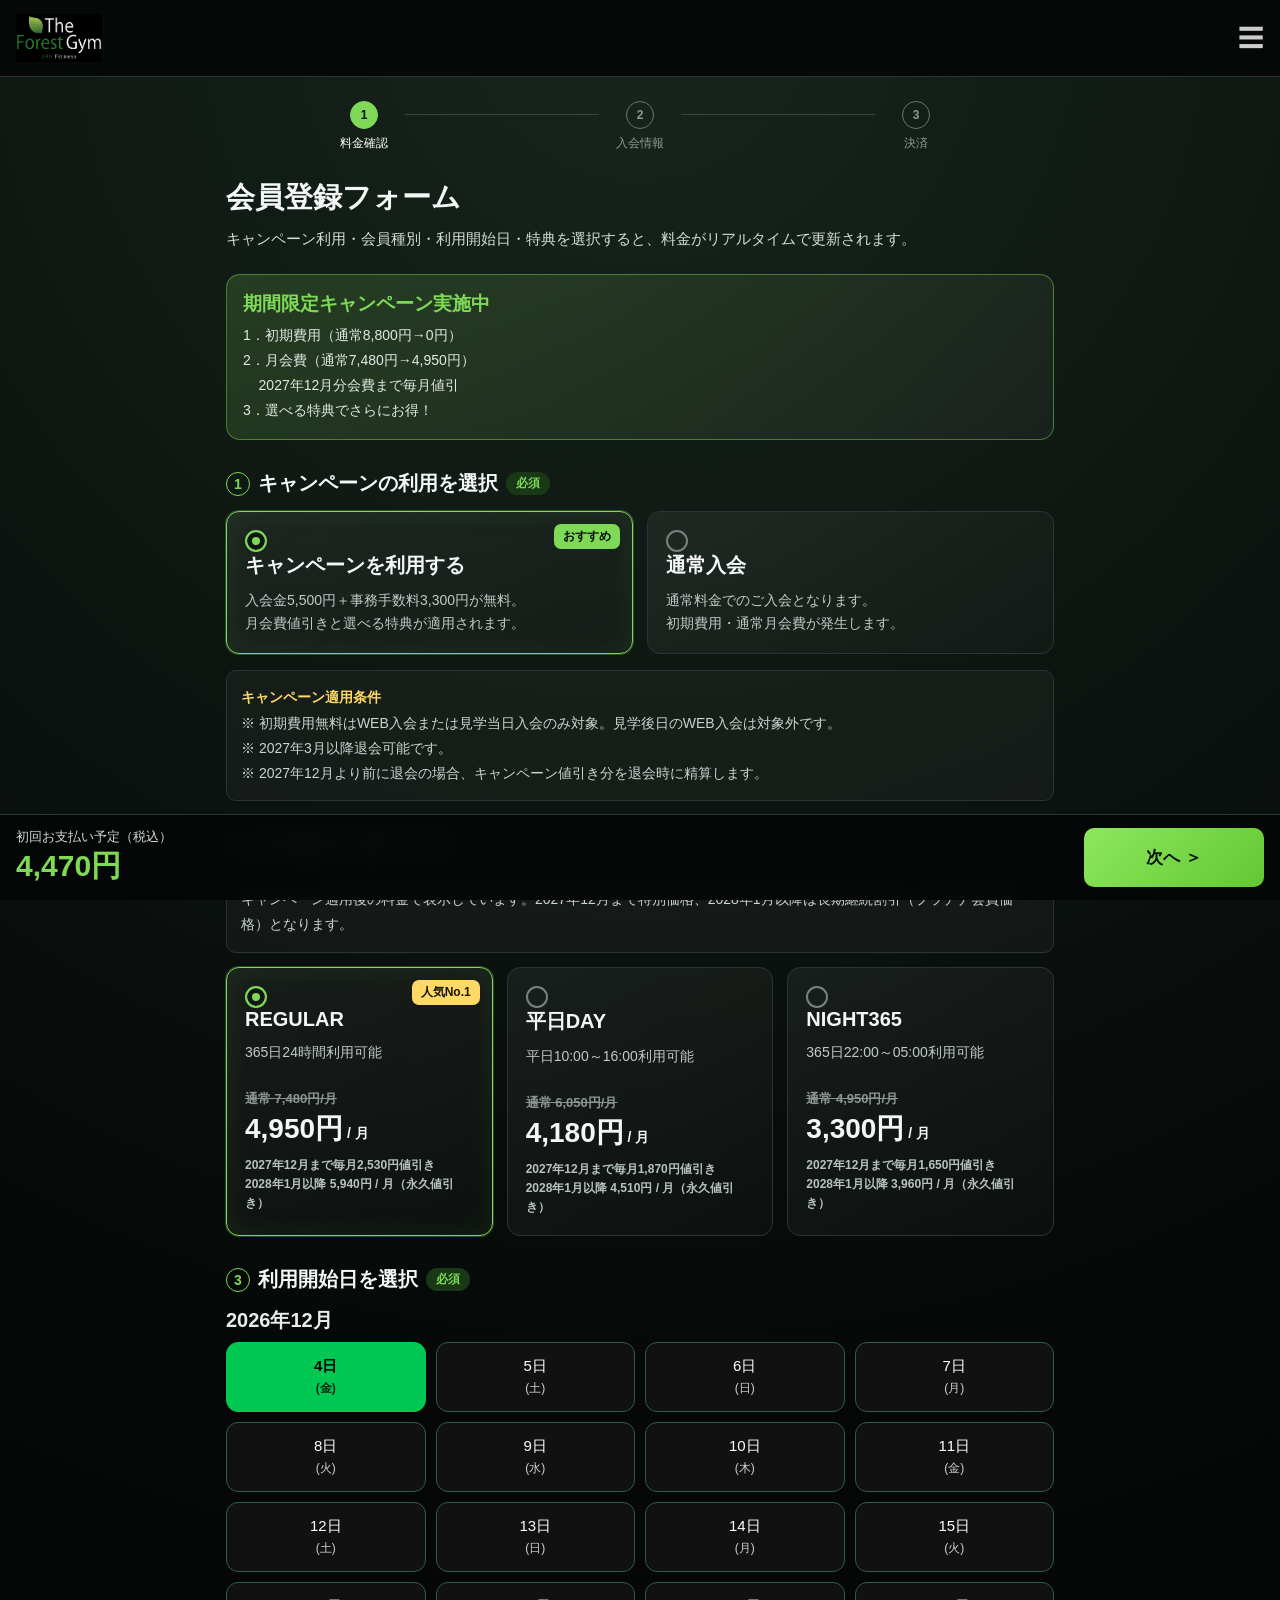
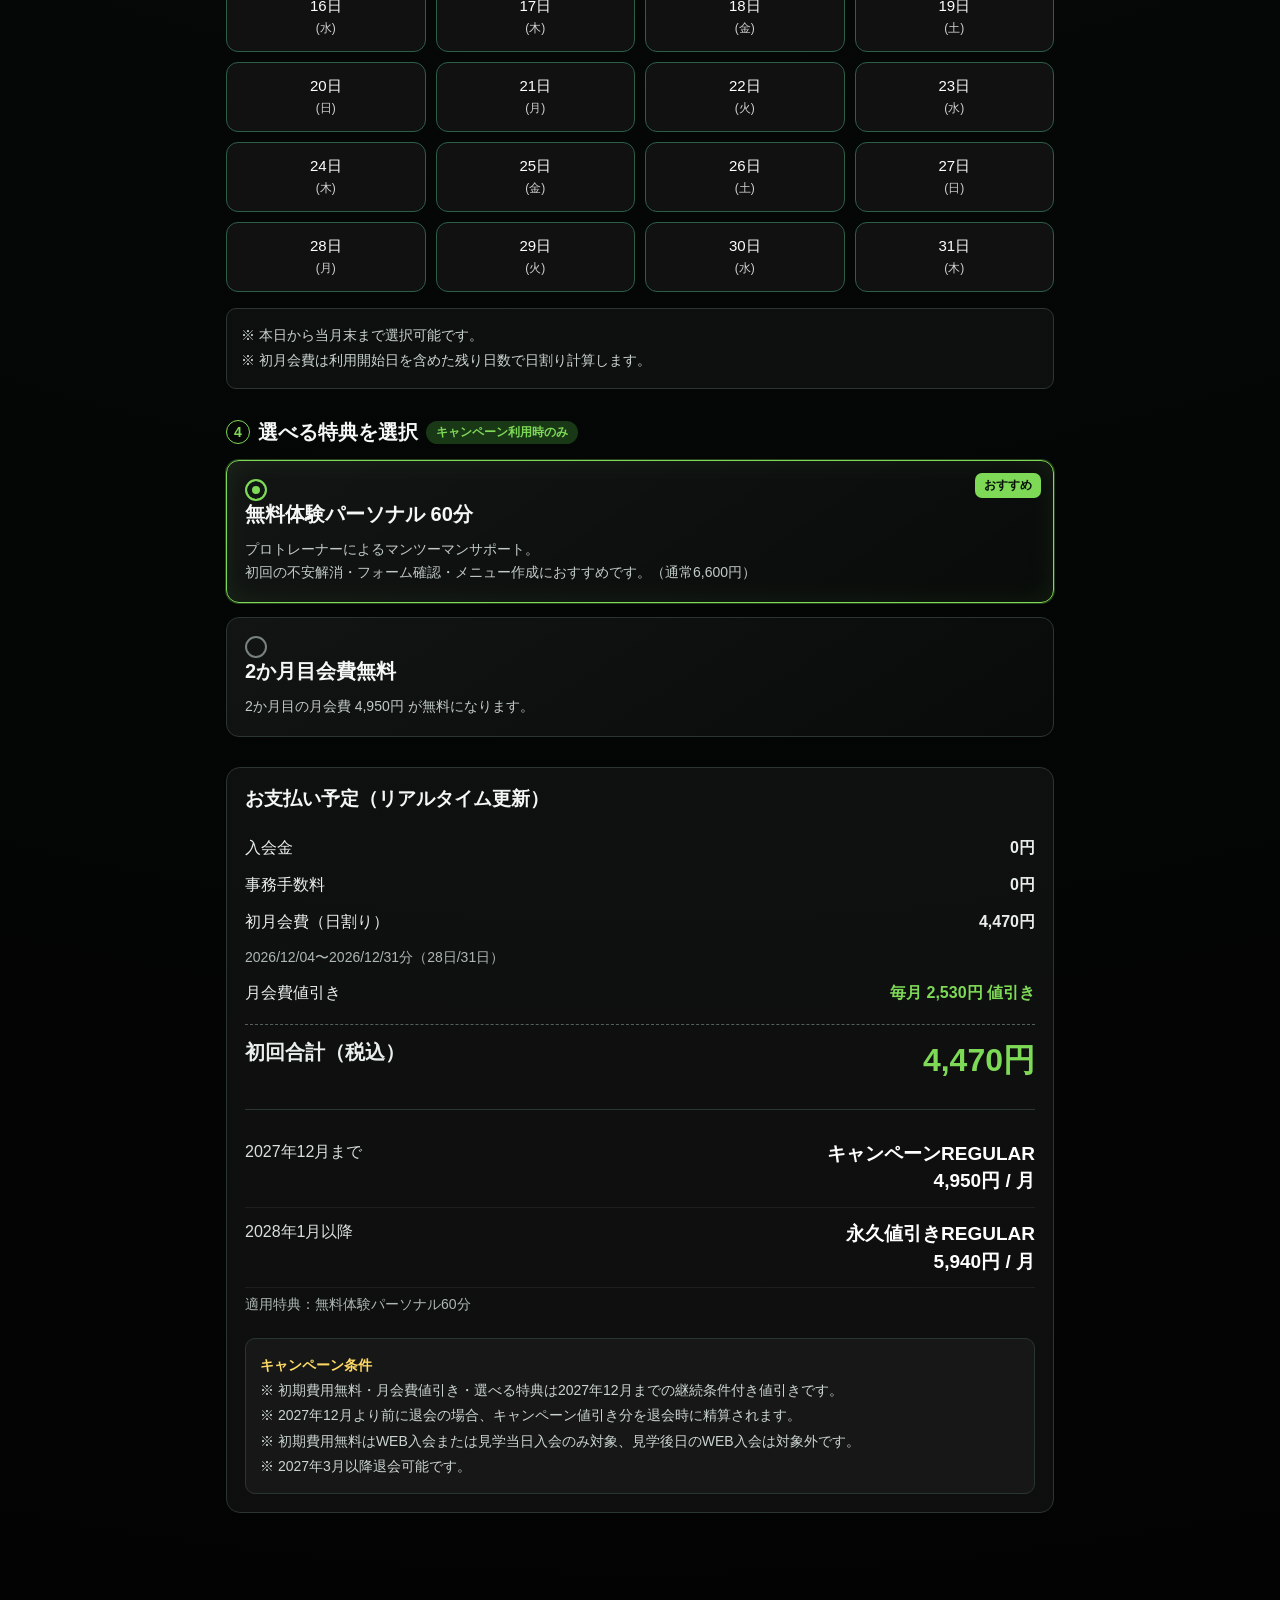
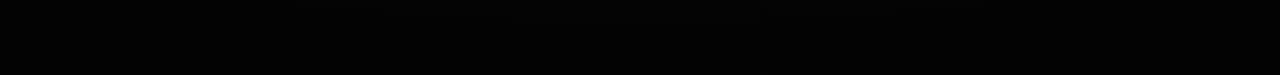
<file: line.html>
<!DOCTYPE html>
<html lang="ja">
<head>
<meta charset="UTF-8" />
<meta name="viewport" content="width=device-width, initial-scale=1.0" />
<title>THE FOREST GYM 会員登録フォーム</title>
<script src="https://yubinbango.github.io/yubinbango/yubinbango.js"></script>

<style>
:root{
  --bg:#050807;--line:#2a3632;--green:#7ed957;--text:#f4f7f5;--yellow:#ffd966;
}
*{box-sizing:border-box}
body{
  margin:0;background:radial-gradient(circle at top,#18251d 0,#050807 42%,#020302 100%);
  color:var(--text);font-family:-apple-system,BlinkMacSystemFont,"Segoe UI","Noto Sans JP",sans-serif;
  padding-bottom:138px;
}
.header{padding:14px 16px;border-bottom:1px solid var(--line);display:flex;justify-content:space-between;align-items:center;background:rgba(5,8,7,.92);position:sticky;top:0;z-index:20;backdrop-filter:blur(10px)}
.logo-img{height:48px;max-width:220px;object-fit:contain}
.menu{font-size:26px;color:#ccc}
.wrap{padding:24px 16px;max-width:860px;margin:auto}
.steps{display:flex;justify-content:space-between;margin-bottom:26px}
.step{text-align:center;color:#8f9994;font-size:12px;flex:1;position:relative}
.step:not(:last-child)::after{content:"";height:1px;background:#3a4540;position:absolute;top:13px;right:-35%;width:70%}
.step b{display:inline-flex;width:28px;height:28px;border-radius:50%;align-items:center;justify-content:center;border:1px solid #6a746f;margin-bottom:6px}
.step.active{color:#fff}.step.active b{background:var(--green);color:#061006;border-color:var(--green)}
h1{font-size:29px;margin:0 0 8px}.lead{color:#d5ddd9;margin:0 0 22px;font-size:15px;line-height:1.7}
.campaign-head{background:linear-gradient(135deg,rgba(126,217,87,.18),rgba(255,255,255,.04));border:1px solid rgba(126,217,87,.45);border-radius:14px;padding:16px;margin-bottom:24px}
.campaign-head strong{display:block;font-size:19px;color:var(--green);margin-bottom:6px}
.campaign-head p{margin:0;color:#e2e9e5;font-size:14px;line-height:1.8}
.section{margin:30px 0}
.sec-title{display:flex;align-items:center;gap:8px;font-size:20px;font-weight:800;margin-bottom:14px;flex-wrap:wrap}
.num{width:24px;height:24px;border:1px solid var(--green);border-radius:50%;display:inline-flex;align-items:center;justify-content:center;color:var(--green);font-size:14px}
.badge{background:#193816;color:var(--green);font-size:12px;padding:3px 10px;border-radius:999px;font-weight:700}
.grid{display:grid;gap:14px}.grid.two{grid-template-columns:1fr 1fr}.grid.three{grid-template-columns:repeat(3,1fr)}
.card{background:linear-gradient(145deg,rgba(255,255,255,.06),rgba(255,255,255,.018));border:1px solid var(--line);border-radius:13px;padding:18px;cursor:pointer;position:relative;min-height:112px;transition:.15s}
.card.active{border-color:var(--green);box-shadow:0 0 0 1px rgba(126,217,87,.28), inset 0 0 28px rgba(126,217,87,.09)}
.radio{width:22px;height:22px;border:2px solid #78827d;border-radius:50%;display:inline-block;margin-right:10px;vertical-align:-5px}
.card.active .radio{border-color:var(--green);box-shadow:inset 0 0 0 5px #101614;background:var(--green)}
.card h3{margin:0 0 10px;font-size:20px}.card p{margin:0;color:#c1cbc6;font-size:14px;line-height:1.65}
.price{font-size:28px;font-weight:900;margin-top:12px;line-height:1.25}.price small{font-size:14px}
.old{text-decoration:line-through;color:#8b958f;font-size:13px;margin-right:6px}
.tag{position:absolute;top:12px;right:12px;background:var(--green);color:#061006;font-size:12px;font-weight:900;padding:4px 9px;border-radius:7px}
.tag.yellow{background:var(--yellow);color:#1b1600}
.campaign-note{margin-top:10px;font-size:12px;color:#b7c3bc;line-height:1.6}
.note,.terms{border:1px solid var(--line);border-radius:10px;padding:14px;color:#cbd5d0;font-size:14px;line-height:1.8;background:rgba(255,255,255,.035)}
.terms{margin-top:16px}.terms strong{color:var(--yellow)}
.selectbox,.field-input{
  width:100%;background:#151c1a;border:1px solid var(--line);color:#fff;
  font-size:18px;padding:16px;border-radius:10px;
}
  .month-label{
  display:block;
  margin-bottom:14px;
  font-size:20px;
  font-weight:700;
  color:#d8ffe8;
}

.day-buttons{
  display:grid;
  grid-template-columns:repeat(4,1fr);
  gap:10px;
}

.day-btn{
  border:1px solid #2d5f46;
  background:#111;
  color:#fff;
  border-radius:12px;
  padding:14px 8px;
  text-align:center;
  cursor:pointer;
  transition:.2s;
  font-size:15px;
}

.day-btn.active{
  background:#00c853;
  border-color:#00c853;
  color:#000;
  font-weight:700;
}

.day-btn .week{
  display:block;
  font-size:12px;
  opacity:.8;
  margin-top:4px;
}
.field{margin-bottom:16px}.field label{display:block;font-weight:800;margin-bottom:8px;color:#e7eee9}
.photo-box{border:1px dashed rgba(126,217,87,.65);border-radius:14px;padding:18px;background:rgba(255,255,255,.035)}
.photo-box input{width:100%;color:#dce5e0;font-size:15px}
.preview{margin-top:14px;width:132px;height:132px;border-radius:12px;border:1px solid var(--line);object-fit:cover;display:none}
.summary{background:rgba(255,255,255,.045);border:1px solid var(--line);border-radius:14px;padding:18px;margin-top:28px}
.summary h2{font-size:19px;margin:0 0 18px}
.row{display:flex;justify-content:space-between;gap:14px;padding:8px 0;color:#e8eeeb}
.row.sub{color:#aeb8b3;font-size:14px}.row.discount strong{color:var(--green)}
.total{border-top:1px dashed #56605b;margin-top:12px;padding-top:14px;font-size:20px;font-weight:900}
.total strong{font-size:32px;color:var(--green)}
.plan-line{display:flex;justify-content:space-between;gap:18px;padding:12px 0;border-bottom:1px solid rgba(255,255,255,.06)}
.plan-period{width:120px;color:#d9dfdc;font-size:16px;line-height:1.5;flex-shrink:0}
.plan-price{flex:1;text-align:right;font-size:19px;font-weight:800;line-height:1.45;color:#fff}
.rules-box{
  height:270px;
  overflow:auto;
  border:1px solid var(--line);
  padding:16px;
  border-radius:12px;
  background:#111816;
  line-height:1.85;
  color:#dce5e0;
  font-size:14px
}

.rules-pre{
  white-space:pre-wrap;
  margin:0;
  font-family:inherit;
  line-height:1.85;
  color:#dce5e0;
}

.check-row{
  display:flex;
  gap:10px;
  align-items:flex-start;
  margin-top:14px;
  font-weight:800;
  line-height:1.6
}

.check-row input{
  width:22px;
  height:22px;
  margin-top:2px
}

.check-row.disabled{
  opacity:.45
}

.hidden{
  display:none!important
}

.bottom{
  position:fixed;
  left:0;
  right:0;
  bottom:0;
  background:rgba(5,8,7,.97);
  border-top:1px solid var(--line);
  padding:13px 16px;
  display:flex;
  gap:14px;
  align-items:center;
  z-index:50;
  backdrop-filter:blur(10px)
}

.bottom-price{
  flex:1
}

.bottom-price div{
  font-size:13px;
  color:#d0d8d4
}

.bottom-price strong{
  font-size:30px;
  color:var(--green)
}
  
.paymentNotice{
  display:none;
  font-size:13px;
  margin-top:4px;
  margin-bottom:4px;
  font-weight:600;
}
  
.btn{
  border:none;
  border-radius:10px;
  background:linear-gradient(135deg,#8ee75d,#62c832);
  color:#061006;
  font-weight:900;
  font-size:17px;
  padding:18px 22px;
  min-width:180px;
  cursor:pointer
}

.btn.secondary{
  background:#26312d;
  color:#fff
}

@media(max-width:640px){

  .logo-img{
    height:42px;
    max-width:190px
  }

  .wrap{
    padding:22px 14px
  }

  h1{
    font-size:27px
  }

  .grid.two,
  .grid.three{
    grid-template-columns:1fr
  }

  .card{
    padding:17px;
    min-height:96px
  }

  .price{
    font-size:26px
  }

  .bottom{
    padding:12px
  }

  .btn{
    min-width:145px;
    font-size:15px;
    padding:16px 12px
  }

  .bottom-price strong{
    font-size:27px
  }
}
  input[type="date"]{
  -webkit-appearance:auto;
  appearance:auto;
}
</style>
</head>

<body>

<header class="header">
  <img src="logo.png" alt="THE FOREST GYM" class="logo-img">
  <div class="menu">☰</div>
</header>

<main class="wrap h-adr">
  <span class="p-country-name" style="display:none;">Japan</span>

  <div class="steps">
    <div class="step active" id="step1tab"><b>1</b><br>料金確認</div>
    <div class="step" id="step2tab"><b>2</b><br>入会情報</div>
    <div class="step"><b>3</b><br>決済</div>
  </div>

  <section id="step1">

    <h1>会員登録フォーム</h1>
    <p class="lead">キャンペーン利用・会員種別・利用開始日・特典を選択すると、料金がリアルタイムで更新されます。</p>

    <div class="campaign-head">
      <strong>期間限定キャンペーン実施中</strong>
      <p id="campaignHeadText"></p>
    </div>

    <section class="section">
      <div class="sec-title"><span class="num">1</span>キャンペーンの利用を選択 <span class="badge">必須</span></div>
      <div class="grid two">
        <label class="card active" data-campaign="yes">
          <span class="tag">おすすめ</span><span class="radio"></span>
          <h3>キャンペーンを利用する</h3>
          <p>入会金5,500円＋事務手数料3,300円が無料。<br>月会費値引きと選べる特典が適用されます。</p>
        </label>
        <label class="card" data-campaign="no">
          <span class="radio"></span>
          <h3>通常入会</h3>
          <p>通常料金でのご入会となります。<br>初期費用・通常月会費が発生します。</p>
        </label>
      </div>
      <div class="terms" id="campaignTerms"></div>
    </section>

    <section class="section">
      <div class="sec-title"><span class="num">2</span>会員種別を選択 <span class="badge">必須</span></div>
      <div class="note" id="planNote"></div>

      <div class="grid three" style="margin-top:14px">
        <label class="card active" data-plan="regular">
          <span class="tag yellow">人気No.1</span><span class="radio"></span>
          <h3>REGULAR</h3><p>365日24時間利用可能</p><div class="price" id="priceRegular"></div>
        </label>
        <label class="card" data-plan="day">
          <span class="radio"></span>
          <h3>平日DAY</h3><p>平日10:00～16:00利用可能</p><div class="price" id="priceDay"></div>
        </label>
        <label class="card" data-plan="night">
          <span class="radio"></span>
          <h3>NIGHT365</h3><p>365日22:00～05:00利用可能</p><div class="price" id="priceNight"></div>
        </label>
      </div>
    </section>

    <section class="section">
  <div class="sec-title"><span class="num">3</span>利用開始日を選択 <span class="badge">必須</span></div>

  <div class="field">
    <label id="startMonthLabel" class="month-label"></label>

    <div id="startDayButtons" class="day-buttons"></div>
  </div>

  <div class="terms">
    ※ 本日から当月末まで選択可能です。<br>
    ※ 初月会費は利用開始日を含めた残り日数で日割り計算します。
  </div>
</section>

    <section class="section" id="benefitSection">
      <div class="sec-title"><span class="num">4</span>選べる特典を選択 <span class="badge">キャンペーン利用時のみ</span></div>
      <div class="grid">
        <label class="card active" data-benefit="personal">
          <span class="tag">おすすめ</span><span class="radio"></span>
          <h3>無料体験パーソナル 60分</h3>
          <p>プロトレーナーによるマンツーマンサポート。<br>初回の不安解消・フォーム確認・メニュー作成におすすめです。（通常6,600円）</p>
        </label>
        <label class="card" data-benefit="free2">
          <span class="radio"></span>
          <h3>2か月目会費無料</h3>
          <p id="freeSecondMonthText">2か月目の月会費が無料になります。</p>
        </label>
      </div>
    </section>

    <section class="summary">
      <h2>お支払い予定（リアルタイム更新）</h2>
      <div class="row"><span>入会金</span><strong id="joinFee"></strong></div>
      <div class="row"><span>事務手数料</span><strong id="adminFee"></strong></div>
      <div class="row"><span>初月会費（日割り）</span><strong id="firstMonthFee"></strong></div>
      <div class="row sub"><span id="dateRange"></span><span></span></div>
       <div class="row hidden" id="secondMonthRow"><span>2か月目</span><strong id="secondMonthFee"></strong></div>
      <div class="row discount" id="monthlyDiscountRow"><span>月会費値引き</span><strong id="monthlyDiscount"></strong></div>
      <div class="row total"><span>初回合計（税込）</span><strong id="firstTotal"></strong></div>
      <div class="row sub hidden" id="cycleNote">
  <span>26日以降は決済サイクルの関係で2か月目の会費も同日決済となります。</span>
  <span></span>
</div>
      <hr style="border-color:#2a3632;border-style:solid;border-width:1px 0 0;margin:18px 0">
      <div id="monthlyPlanText"></div>
      <div class="row sub"><span id="benefitText"></span><span></span></div>
      <div class="terms" id="conditionText"></div>
    </section>
  </section>

  <section id="step2" class="hidden">
    <h1>入会者情報</h1>
    <p class="lead">以下の情報を入力し、会則確認後に決済入力へお進みください。</p>

    <section class="section">
      <div class="sec-title"><span class="num">1</span>基本情報 <span class="badge">必須</span></div>

 <div class="field">
  <label>氏名</label>

  <div class="grid two">
    <input id="lastName" class="field-input" type="text" placeholder="姓">

    <input id="firstName" class="field-input" type="text" placeholder="名">
  </div>
</div>

<div class="field">
  <label>フリガナ</label>

  <div class="grid two">
    <input id="lastKana" class="field-input" type="text" placeholder="セイ">

    <input id="firstKana" class="field-input" type="text" placeholder="メイ">
  </div>
</div>

<div class="field">
  <label>生年月日</label>

  <input
    type="text"
    id="birthDateText"
    class="field-input"
    inputmode="numeric"
    maxlength="8"
    placeholder="例：19980520"
  >

  <div class="terms">
    ※ 半角数字8桁で入力してください
  </div>
</div>

<div class="field">
  <label>電話番号</label>

  <input
    id="phone"
    class="field-input"
    type="tel"
    inputmode="tel"
    placeholder="例：09012345678"
  >
</div>

<div class="field">
  <label>メールアドレス</label>

  <input
    id="email"
    class="field-input"
    type="email"
    inputmode="email"
    placeholder="例：sample@example.com"
  >
</div>

<div class="field">
  <label>郵便番号</label>

  <input
    id="postalCode"
    class="field-input p-postal-code"
    type="text"
    inputmode="numeric"
    placeholder="例：2760049"
  >
</div>
      <div class="field">
        <label>住所</label>
        <input id="addressAuto" class="field-input p-region p-locality p-street-address p-extended-address" type="text" placeholder="郵便番号入力で自動入力">
      </div>

      <div class="field">
        <label>番地・建物名・部屋番号</label>
        <input id="addressDetail" class="field-input" type="text" placeholder="例：1-2-3 フォレストビル101">
      </div>
    </section>

    <section class="section">
      <div class="sec-title"><span class="num">2</span>顔写真をアップロード <span class="badge">必須</span></div>
      <div class="photo-box">
        <input type="file" id="facePhoto" accept="image/*">
        <img id="photoPreview" class="preview" alt="顔写真プレビュー">
        <div class="terms">※ 会員証・本人確認用の顔写真です。正面から顔が分かる写真を選択してください。</div>
      </div>
    </section>

    <section class="section">
      <div class="sec-title"><span class="num">3</span>会則確認 <span class="badge">必須</span></div>

     <div class="rules-box" id="rulesBox">
<pre class="rules-pre">
1．総則
第1条（定義）
本会則によって定める条項はA-nauts株式会社（以下「本部」という）、本部が承認する法人、個人（以下「パートナー」という。本部及びパートナーを以下「運営者」という）が運営するThe Forest Gym（フォレストジム、以下｢本クラブ｣という）に適用されるものとします。
第2条（目的）
本クラブの会員が、本クラブの施設を利用することにより、心身の健康維持・増進を図ることを目的とします。
2．会員
第3条（会員）
会員の契約期間は、月単位で本部が別途定めた期間とし本部所定の退会手続きが完了するまでは自動更新とします。
第4条（入会資格）
本クラブの入会資格を有する方は、以下の項目を全て満たす方とします。
①15才（高校生）以上の男女で、本会則を承認し、諸規則を遵守する方。
②暴力団・暴力団員その他これに準ずる者等反社会的勢力でない方。また、将来にわたりこれに該当しないことを自ら保証する方。
③入会に先立って、本クラブの実施するメディカルチェック等の結果により施設の利用に差し支えがないと判断された方。
④他の会員に対する迷惑行為、本クラブの運営に支障を来す行為を行わないことを保証する方。
⑤過去に本クラブを含む運営者が運営するクラブで除名処分となったことがない（除名処分に該当する行為を行い、結果的に自ら退会した方を含む）、または会員制スポーツクラブ等で除名処分となったことがない方。また、過去の除名原因が明確であり、本部が別途定める基準に応じて再度入会資格を認めた方。
⑥次のいずれかに該当した場合、本クラブが別途定める審査において入会資格が認められ、入会条件に同意した方。
・刺青がある方。
・集団感染するおそれのある疾病に罹患している方。
・施設を一人で利用できない方。
・妊娠している方。
・上記の他、本部が審査を必要と判断した方。
第5条（入会手続き）
①本クラブを利用する方は、本会則を承認の上、入会手続きを行い所定の料金等を納入し本部の承認を得、契約を行う事により会員となります。未成年者が入会を希望する場合は、本人とその親権者が連署の上入会手続きを行うものとします。この場合、親権者は本会則に基づく責任を本人と連帯して負うものとします。
②会員となる方は入会手続きの際、氏名、生年月日、性別、連絡先電話番号・Ｅメールアドレス、現住所、緊急連絡先と電話番号、会費決済に必要な情報を登録するものとします。また、会員となる方は登録内容が正確であることを保証します。
③本クラブは会員の顔写真付き身分証をコピーした上で入会手続きによって付与された会員番号を付したデジタル情報として保有し、本人確認等やサービスを提供する上での照合、サービス利用いただくための資格等の確認に利用します。
④会員資格を喪失した方が、本クラブに入会を希望する場合、本部は資格喪失理由により、入会金・月会費・諸料金の割引を適用しない場合があります。また、本クラブは、第4条⑥により再度入会資格を認めた方について、月会費・諸料金の支払方法を指定する場合があります。
第6条（会員証）
①会員証は会員が本クラブの施設を利用するときの本人認証を行なうためのカードであり、本部は会員に対して会員証を発行します。会員は、会員証を必ず携帯し入退室するものとし、携帯していない場合は施設内に立ち入ることができません。また、会員証は諸手続きの際に提示いただきます。
②会員が会員資格を喪失し、無効となった会員証は、返却の必要はありません。
③会員は会員証を紛失したとき、盗難にあったとき、破損や読み取り不良等で利用できなくなったときは速やかにその旨を本クラブに連絡いただきます。その際、必ず会員本人がスタッフ勤務時間内に電話、WEB当の方法により予約の上、来店し、所定の再発行料を支払った上で再発行手続きをお取りいただきます。
④会員証を他人に貸与、譲渡することはできません。会員証は会員本人のみが使用できるものとし、万一他人に貸与した場合は第12条⑧により除名とします。
第7条（月会費・諸料金）
①会員は本部が定めた月会費・諸料金を所定の方法で、所定の期日に本部に納入していただきます。本クラブは未成年の会員の親権者、または会員資格のある会員の家族を会員の代理人として、月会費・諸料金のお支払いを認める場合があります。この場合、会員の代理人は本会則に基づく責任を本人と連帯して負うものとします。
②月会費・諸料金にかかる消費税は会員の負担とします。尚、消費税法の改正等により消費税率が変更される場合、適用日以降に該当する期間の月会費・諸料金に係る消費税について、前払金を含め法改正の内容に従い、会員は本部が定めた方法で差額を負担するものとします。
③納入いただいた月会費・諸料金は、ご利用の有無に関係なく返金いたしません。
④月会費・諸料金の金額、支払時期、支払方法等は本部がこれを定めます。
⑤利用回数の有無にかかわらず、WEBにて退会手続きを完了した退会月迄は月会費・諸料金のお支払いが必要となります。
⑥本部は本クラブの運営上必要と判断した場合または経済情勢等の変動に応じて、会員種類の改廃もしくは月会費・諸料金等の金額を変更することができ、本部が定めた方法により告知するものとします。
⑦月会費・諸料金を滞納している会員は、施設のご利用をお断りすることがあります。また未払い分の月会費・諸料金は納入いただきます。会員が自己都合により会費を滞納した場合、本部が指定する方法で入金いただきます。その際必要な催促状に係る通信費として1回あたり110円（税込）、遅延損害金、振込手数料等の費用はすべて会員本人が負担するものとします。
⑧一旦納入いただいた諸費用に過払金が生じた場合、本部所定の退会手続きが完了するまでの間、本部が適当と認める順序、方法によりいずれかの債務にも充当することが出来るものとします。または、法令の定めまたは本部が認める理由がある場合のみ返金いたします。尚、返金先は、会員本人または本条①で予め本部が認めている会員の代理人とします。
⑧やむを得ない事情を除き、平日DAY会員が月間2回以上利用時間を延長して施設を利用した場合、次月よりレギュラー会員に種別変更頂きます。また、高校生会員が利用時間を延長して施設を利用した場合1回につき440円（税込）をご負担いただきます。また、いずれの場合も退出に費用が発生する場合はその費用を全額ご負担いただきます。
第8条（退会・再入会）
①会員本人の都合による退会は、ご本人が退会希望月の9日20時迄にWEBにて所定の手続きを完了する事により、その月末で退会となります。また、９日を過ぎた場合、翌月以降の月末日の退会となります。未払い料金のある場合は退会届を提出した時期から最短の決済日にて全額決済するものとします。万が一決済できない場合、完納するまで退会処理は行われないことに同意いただきます。
②退会手続き、再入会手続きは店頭にてWEBを用いて行うものとします。
③所定の手続きは、本部にデータが送信いただいたもののみ手続きの依頼を受け付けます。
④入会キャンペーンでご入会いただいた場合、定めた最低継続期間中は退会はできません。また入会キャンペーンであらかじめ定めた期間内に退会された場合はキャンペーン値引き分の精算金が発生いたします。なお、キャンペーン特典の一部について行使しなかったことを理由に精算金対象から差し引くことは致しません。
⑤入会した会員が再入会する際は、入会金は発生しません。また、退会前の会員証をお持ち頂き使用できる場合は事務手数料も発生しません。
第9条（会員資格の譲渡、相続、貸与）
会員は、如何なる場合も、その会員資格を他に譲渡・相続または貸与することはできません。
第10条（会員の休会）
①会員本人の都合により1ヶ月以上の長期にわたり本クラブを利用できない場合、本人が休会希望前月の9日20時までにWEBにて所定の手続きを完了した場合、当月より月額550円（税込）の休会月会費を支払うことにより休会できます。また、休会手続きが休会希望前月の９日20時を過ぎた場合、翌々月以降の休会となり、翌月の月会費は全額お支払いただきます。
②所定の手続きは、本部にデータが送信いただいたもののみ手続きの依頼を受け付けます。
③継続利用期間(もしくは最低継続利用期限日)が条件に付された入会キャンペーン等を利用してご入会いただいている場合、休会期間は継続利用期間に含めないものとし、最低継続利用期限日は休会期間相当分延長されるものとします。ただし、無料期間中の休会、および行政からの要請その他の事由により本クラブの営業休止期間は除く。
④休会会員は、本人が本クラブの受付時間に来店し所定の手続きをすることにより随時復会できます。復会月より所定の月会費をいただきます。また、1ヶ月以内の復会は休会の取り消しとなり、復会月の月会費は全額お支払いただきます。復会手続きが９日を過ぎた場合、復会月の翌月は休会できないものとし、翌月の月会費は全額お支払いただきます。
⑤本人来店による所定の手続きができない場合は、代理人または郵送による所定の手続きができるものとし、手続期日などは①と同様です。
第11条（諸手続き）
①8条に定める内容を除き、会員本人が本クラブのスタッフ勤務時間内で電話、WEB等の方法で来店予約の上、来店し諸手続きを行なうものとします。
②会員は会員種類・プライベートロッカー・オプション・サービスに関する変更等の手続きを、別途定める所定の方法で完了しなければなりません。なお、継続利用期間が条件に付された入会キャンペーン等を利用してご入会いただいている場合、当該期間中にレギュラー会員及び高校生会員から平日DAY会員への変更は行えません。
③会員は入会手続きの際に登録した内容に変更があった場合、速やかに変更手続きを行わなくてはなりません。また、その後に変更があった場合も同様とします。
④本クラブが第5条②の内容に関して変更の事実を確認した場合は、本人の同意をもって登録内容を変更できるものとし、届出書の取り交わしを省略する場合があります。
⑤運営者が会員あてに郵便物で通知する場合、会員から届出のあった最新の住所あてに行い、発送をもって効力を有するものとし、不到達等以後の責を負いません。
⑥運営者が会員あてにLINE、Eメールで通知する場合、会員から届出のあった登録内容に基いて行い、発信をもって効力を有するものとし、未確認または不到達等以後の責を負いません。
⑦会員が連絡先の変更を怠った場合、郵便物を希望しない場合は、運営者からの通知が不到達となっても、通常到達すべきときに到達したものとみなすことに異議はないものとします。
⑧本クラブは、本人確認等やサービスを提供する上での照合、サービスを利用いただくための資格等の確認のため、入会手続きの際に登録した顔写真の更新が必要と判断した場合、会員の顔写真を撮影できるものとします。
第12条（会員除名）
会員が次のいずれかに該当した場合は、本部は、資格停止処分あるいは除名処分等の処分をなすことができます。また、各項に該当し除名を受けた会員は、その後運営者の運営する全ての施設に入会および立ち入ることができないものとします。（但し、本部が別途定める基準に準じて認めた場合は除く）除名処分を受けた会員は除名処分を受けた日に退会処理を行うこととする。その際、未払い会費、キャンペーン条件等満たしていないなどの理由により精算金が発生する場合は最終決済日をもって清算する。
①本会則、その他本部が定める諸規則に違反したとき。
②本クラブの名誉を傷つけ、秩序を乱したとき。
③月会費・諸料金の遅延など支払いを怠ったとき。月会費・諸料金を滞納し、本クラブの催告に応じないとき。月会費・諸料金を3ヶ月以上滞納したとき。
④入会に際して本部に虚偽の申告をしたとき。
⑤本部が会員としてふさわしくないと判断したとき。
⑥暴力団・暴力団員その他これに準ずる者等反社会的勢力であることが判明した時。
⑦他の会員に対する迷惑行為、本クラブの運営に支障を与えるような行為をしたとき。
⑧第22条各号の禁止行為を行ったとき。
⑨その他、本条各号に準ずる行為をしたとき。
第13条（会員資格喪失）
会員は次の場合に会員資格を喪失します。また、会員資格を喪失した会員証は直ちに無効となり、以後の本クラブへの入室、施設利用はできません。
退会したとき。
①会員が株式会社もぐらへ申し込んだ集金代行・保証委託契約について、集金代行会社より契約不成立、解除または無効の通知を受理したとき。（理由の如何に関わらず、会員へ事前通知連絡することはありません。）
②除名されたとき。
③死亡したとき。
④本クラブが廃止されたとき。
第14条（健康管理）
①会員は各自の責任において健康管理を行うものとします。
②会員は疾病により医師に運動や入浴を控えるように指示された場合、または施設およびサービスの利用にあたり治療中の疾病もしくは疾患の疑いが生じた場合には本クラブへ申告するものとします。本クラブは会員からの申告または施設およびサービスの利用中に疾病もしくは疾患の可能性が生じた場合には医療機関による検診を実施し、その結果により施設の利用に差し支えがないことを確認するものとします。
3．施設・サービス利用
第15条（会員外利用者）
本部は、特に必要と認めた場合、会員以外の方（以下会員外利用者という）に本クラブの立ち入り、見学、施設・サービスを利用させることができます。会員外利用者についても施設・サービス利用のための資格確認、運営や緊急時の対応に必要な情報を登録するものとします。また、会員と同様に本会則を適用します。
第16条（諸規則の厳守）
会員は本クラブ施設・サービス利用に際して、本会則および本部が別途定める規則と注意事項を厳守し、本クラブでは従業員の指示に従っていただきます。
第17条（入室禁止、退室）
運営者は下記の項に該当する方に入室禁止、退室を命じることができます。
①本会則および諸規則を遵守しない方。
②暴力団・暴力団員その他これに準ずる者等反社会的勢力。
③刺青を露出した方。
④酒気を帯びている方。
⑤集団感染するおそれのある疾病に罹患している方。
⑥運営者が、他の施設利用者に迷惑をかけると判断した方。
⑦正当な理由なく本クラブの従業員の指示に従わない方。
⑧過去に本クラブを含む運営者が運営するクラブで除名処分となったことがある（除名処分に該当する行為を行い、結果的に自ら退会した方を含む）、または会員制スポーツクラブ等で禁止行為を行ったことにより除名処分となったことがある方。
⑨第22条で禁止されている行為を行った方。
第18条（施設・サービス利用制限）
運営者は下記の項に該当する方に施設・サービス利用の制限を命じることができます。
①健康状態により、医師から運動や入浴を禁じられている方。
②運営者が運動や入浴、サービス利用することが好ましくないと判断した方。
第19条（損害賠償）
①本クラブの施設利用に際して本人または第三者に人的・物的事故が生じ、その事故について運営者に明らかな帰責事由が認められる場合に限り、運営者は適正な範囲の賠償をするものとします。
②会員が本クラブの施設利用に際して運営者、運営者の従業員または第三者に損害を与えた場合、速やかにその賠償の責に応じるものとします。
③会員が本クラブを利用する際に生じた怪我、事故等に対して、運営者に明らかな故意または重大な過失がある場合を除き、会員各自の自己責任とし、運営者は一切損害賠償・補償等の責を負いません。
第20条（盗難）
会員は、本クラブに設置されているロッカー等を会員自身の責任と負担により使用するものとします。収納物の盗難・毀損その他本クラブの利用に際して生じた盗難・毀損等については、運営者に帰責事由が認められる場合に限り、運営者は適正な範囲の賠償をするものとします。
第21条（紛失物・忘れ物・放置物）
①会員が本クラブの利用に際して生じた紛失については、運営者は一切損害賠償・補償等の責を負いません。
②忘れ物・放置物について、本クラブは速やかに施設近隣の警察署へ届け出るものとします。但し、劣化のおそれがあるなど衛生安全管理上、保管は不適切と判断したものは、適宜処理させていただきます。
第22条（禁止事項）
本クラブ施設内および本クラブ周辺において、会員による次の行為を禁止します。
①会員証を他人に貸与すること。
②会員の入室と同時に施設の利用資格がない同伴者を施設内へ入室させること。
③運動に不適切な服装、装飾品、履物を着用して施設を利用すること。
④動物を施設内に持ち込むこと。（身体障害者補助犬法で定められた盲導犬、介助犬及び聴導犬を除く）
⑤刃物等の危険物を施設内に持ち込むこと。
⑥施設内で喫煙すること。（電子タバコ・無煙タバコを含む）
⑦許可なく施設内で撮影・録音すること。
⑧本クラブの諸施設・器具・備品その他運営者が管理する物品の損壊や持ち出し、落書きや造作をすること。
⑨所定の場所以外での排泄行為。
⑩他人や従業員、本クラブ、運営者を誹謗、中傷すること
⑪許可なく本クラブにおいて物品の売買やパーソナルトレーニング等の営業行為や勧誘をすること。営利・非営利を問わず勧誘行為（団体加入の勧誘を含む）や政治活動、署名活動をすること。
⑫他人や従業員の身体を押す、拘束する、殴打する、蹴り上げる等の暴力行為。暴言、恫喝、大声、奇声を発したり、他人を睨む、行く手を遮る、襲いかかろうとする等の威嚇行為。物を叩く、投げる、壊すなど、他人が恐怖を感じる危険な行為。
⑬痴漢、覗き、露出等の公序良俗に反する行為。
⑭他人や従業員を待ち伏せたり、尾行、執拗な話しかけ等のストーカー行為。
⑮正当な理由なく、面談、電話、その他の方法で従業員を拘束する等、従業員の業務を妨げる行為。
⑯支払うべき月会費、諸料金、諸費用を支払うことなく不正に施設・サービスを利用する行為。
⑰他人の施設利用を妨げる行為。
⑱施設のエアコン、照明、換気扇などの入・切・変更などを従業員の了解をとらずに行う行為
⑲その他、本クラブの秩序を乱す行為。本条各号に準じる行為。
第23条（利用案内）
本会則に定めないクラブ運営事項については、施設内掲示あるいは利用案内または本部が別途定める規則に準じます。
第24条（営業日・営業時間・受付時間）
①本クラブの施設の営業日・営業時間・受付時間は別途定めます。
②気象、災害、警報、注意報その他諸事情等により、本部が受付時間の変更が必要と判断した場合は、事前告知することなく受付時間を変更することがあります。
4．施設営業
第25条（施設の利用制限と休業）
①本クラブは次の理由により、施設の全部または一部、または一定の時間について、利用制限または臨時休業することがあります。
（1）気象、災害、警報、注意報等により、安全に営業を行う事ができないと運営者が判断したとき。
（2）行政指導、法令等重大な事由により、止むを得ないと運営者が判断したとき。
（3）入居している複合施設が休館するとき。
（4）施設点検、施設の改装または修理、その他の工事により営業ができないと運営者が判断したとき。
（5）突発的なシステム・機器障害等により正常に入退室管理を行えないと判断したとき。
（6）その他、運営者が休業を必要と判断したとき。
②予定されている休業は、あらかじめ原則2週間前までに告知します。但し、緊急の際は事前告知できない場合があります。
③施設の一部分の利用制限ないし利用停止の措置にとどまる場合には、運営者は会員に会費を返還しないものとします。また、①（1）～（6）の事由により施設の全部を休館する場合、休館店舗のみ利用できる会員種類の会員の会費については、以下のとおりとします。但し、休館店舗以外の他店舗も利用することができる会員種類の会員は対象外とします。
（1）月間10営業日以上（2月は9営業日以上）施設の全部を休館した場合は、休館した日数分を日割り計算し返金いたします。
第26条（本クラブおよび施設の廃止・統合）
運営者は次の理由により、本クラブおよび施設の全部または一部を廃止・統合をすることがあります。
①気象、災害等により施設を休業し、再開業が困難と判断したとき。
②経営上、営業の継続が困難と判断したとき。
本クラブおよび施設の廃止や統合が行われた場合、運営者はその旨を会員に告知し、本クラブの会員契約の全部または一部を終了させることができるものとします。
5．その他
第27条（個人情報保護）
運営者は、個人情報の取扱いに関するプライバシーポリシーを策定し、本プライバシーポリシーを遵守するとともに、お客様の個人情報をはじめとする全ての個人情報をより安全かつ適切に取り扱うことを宣言いたします。プライバシーポリシーは、本クラブのホームページに掲示いたします。
第28条（会則の改定）
本部は本会則を改定することができ、改定された会則は、改定日より全会員に適用されるものとします。また、本部が本会則を改定する場合には、改定日の2ヶ月以上前に第29条（告知方法）および別途本部が告知方法を定めた場合にはその方法に従って会員に告知するものとします。
第29条（告知方法）
本会則の改定にあたっては、施設内に掲示し、かつ、本クラブのウェブサイトへ掲載することにより、これを会員に告知するものとします。また、本クラブの諸事情に関する予告、通知は、本部のウェブサイトへ掲載・施設内掲示・施設内放送などにより通知することにより、これを会員に告知するものとします。

附則
本会則は、2020年５月1日より施行いたします。
2023年 06月29日改定
2025年　１月　 1日改定
法人月会費制会員 会則における特則
法人月会費制会員は、The Forest Gym会則に次の事項を追加いたします。
第1条The Forest Gym会則第8条（退会）について以下の通り追加いたします。
①契約法人が本クラブを退会した場合は、各登録会員も自動的に退会となります。（会員による退会の手続きは不要です。）
②お勤め先、所属先を退職または脱退した場合は、会員本人が退職または脱退月の9日迄に来店し所定の手続きを完了しなければなりません。
第2条The Forest Gym会則第13条（会員資格喪失）について以下の通り追加いたします。
会員は次の場合に会員資格を喪失します。
①契約法人が本クラブを退会したとき、または契約法人たる資格を喪失したとき。
②お勤め先、所属先を退職または脱退したとき。
第3条（効力）
本特則は2020年4月1日より適用します。本特則に定めのない事項は、全てThe Forest Gym会則に従うものとします。
以上

</pre>
</div> 

      <label class="check-row disabled" id="agreeWrap">
        <input type="checkbox" id="agreeRules" disabled>
        <span>会則・キャンペーン適用条件・退会時精算条件を確認し、同意しました。</span>
      </label>

      <div class="terms">※ 会則を最後までスクロールすると、同意チェックが可能になります。</div>
    </section>
  </section>

</main>

<div class="bottom">
  <div class="bottom-price">
    <div id="bottomLabel">初回お支払い予定（税込）</div>

    <div class="paymentNotice" id="paymentNotice">
      会員登録を確定して決済情報入力へ進みます
    </div>

    <strong id="bottomTotal"></strong>
  </div>

  <button class="btn" id="mainButton" onclick="mainAction()">
    次へ ＞
  </button>
</div>

<script>
const PLANS = {
  regular:{name:"REGULAR",normal:7480,campaign:4950,platinum:5940,discount:2530},
  day:{name:"平日DAY",normal:6050,campaign:4180,platinum:4510,discount:1870},
  night:{name:"NIGHT365",normal:4950,campaign:3300,platinum:3960,discount:1650}
};

const state = {
  step:1,
  campaign:true,
  plan:"regular",
  benefit:"personal",
  startDate:null,
  firstTotal:0,
  facePhotoSelected:false,
  facePhotoBase64:"",
  facePhotoName:"",
  facePhotoUrl:""
};

const ATTRIBUTION_KEYS = ["gclid","gbraid","wbraid","utm_source","utm_medium","utm_campaign","utm_term","utm_content"];
const ATTRIBUTION_STORAGE_KEY = "tfg_ad_attribution";

function getAttribution(){
  const current = new URLSearchParams(window.location.search);
  let saved = {};
  try{ saved = JSON.parse(localStorage.getItem(ATTRIBUTION_STORAGE_KEY) || "{}"); }catch(_){}

  const merged = {...saved};
  ATTRIBUTION_KEYS.forEach(key=>{
    const value = current.get(key);
    if(value) merged[key] = value;
  });

  if(Object.keys(merged).length){
    merged.first_seen_at = merged.first_seen_at || new Date().toISOString();
    merged.last_seen_at = new Date().toISOString();
    merged.landing_path = merged.landing_path || window.location.pathname;
    localStorage.setItem(ATTRIBUTION_STORAGE_KEY, JSON.stringify(merged));
  }
  return merged;
}

function paymentUrlForLog(paymentUrl){
  const attribution = getAttribution();
  if(!Object.keys(attribution).length) return paymentUrl;
  return paymentUrl + "#tfg_attribution=" + encodeURIComponent(JSON.stringify(attribution));
}

// WEB enrollment routed through the shared A-nauts OS Apps Script deployment.
const TFG_MEMBERSHIP_API_URL = "https://script.google.com/macros/s/AKfycbyvpQRxRpMRfpaQHtBar77dViCqPl-hdFW-2yMdozhN8RHtwcrFiNEM9cvEbny4x9q0/exec";
const APPLICATION_ID_STORAGE_KEY = "tfg_membership_application_v1";
let membershipSubmissionInProgress = false;

// Retried POSTs retain their original applicationId, including a page refresh.
// The applicant fingerprint is hashed before it is held in sessionStorage.
async function applicationIdFor_(payload) {
  const fingerprintInput = JSON.stringify([
    payload.lastName, payload.firstName, payload.birthDate,
    String(payload.email || "").trim().toLowerCase(), payload.phone,
    payload.startDate, payload.plan, payload.campaign, payload.benefit
  ]);
  let hash = "";
  if (window.crypto && crypto.subtle) {
    const bytes = await crypto.subtle.digest("SHA-256", new TextEncoder().encode(fingerprintInput));
    hash = Array.from(new Uint8Array(bytes), byte => byte.toString(16).padStart(2, "0")).join("");
  } else {
    // No applicant PII should be stored unencrypted in sessionStorage.
    for (let i = 0; i < fingerprintInput.length; i++) {
      hash = String((Math.imul(Number(hash || "2166136261"), 16777619) ^ fingerprintInput.charCodeAt(i)) >>> 0);
    }
  }
  try {
    const previous = JSON.parse(sessionStorage.getItem(APPLICATION_ID_STORAGE_KEY) || "null");
    if (previous && previous.hash === hash && previous.createdAt &&
        Date.now() - previous.createdAt < 24 * 60 * 60 * 1000) {
      return previous.id;
    }
  } catch (_) {}
  const id = (window.crypto && crypto.randomUUID)
    ? crypto.randomUUID()
    : "tfg-" + Date.now().toString(36) + "-" + Math.random().toString(36).slice(2);
  try {
    sessionStorage.setItem(APPLICATION_ID_STORAGE_KEY,
      JSON.stringify({id, hash, createdAt: Date.now()}));
  } catch (_) {}
  return id;
}

// Apps Script POST uses no-cors: never assume registration succeeded from fetch
// alone. Poll the dedicated status endpoint before redirecting to payment.
function waitForMembershipReceipt_(applicationId) {
  return new Promise((resolve, reject) => {
    let attempt = 0;
    function poll() {
      if (++attempt > 22) {
        reject(new Error("受付結果を確認できませんでした。再送信せず、店舗へご連絡ください。"));
        return;
      }
      const callback = "tfgJoinCb_" + Math.random().toString(36).slice(2) + Date.now().toString(36);
      const script = document.createElement("script");
      let finished = false;
      let timer;
      function cleanup() {
        if (finished) return false;
        finished = true;
        clearTimeout(timer);
        delete window[callback];
        script.remove();
        return true;
      }
      window[callback] = result => {
        if (!cleanup()) return;
        if (result && result.pending) setTimeout(poll, 800);
        else if (result && typeof result.ok === "boolean") resolve(result);
        else reject(new Error("入会申込み結果の形式が正しくありません。"));
      };
      script.onerror = () => {
        if (cleanup()) setTimeout(poll, 800);
      };
      timer = setTimeout(() => {
        if (cleanup()) setTimeout(poll, 800);
      }, 4000);
      const params = new URLSearchParams({
        action: "tfgWebJoinStatus", applicationId, callback,
        t: String(Date.now())
      });
      script.src = TFG_MEMBERSHIP_API_URL + "?" + params.toString();
      document.head.appendChild(script);
    }
    poll();
  });
}

const yen = n => Number(n).toLocaleString("ja-JP") + "円";

function parseLocalDate(iso){const [y,m,d]=iso.split("-").map(Number);return new Date(y,m-1,d);}
function toISODateLocal(date){const y=date.getFullYear();const m=String(date.getMonth()+1).padStart(2,"0");const d=String(date.getDate()).padStart(2,"0");return `${y}-${m}-${d}`;}
function todayISO(){return toISODateLocal(new Date());}
function endOfMonthISO(){const d=new Date();return toISODateLocal(new Date(d.getFullYear(),d.getMonth()+1,0));}
function daysInMonth(date){return new Date(date.getFullYear(),date.getMonth()+1,0).getDate();}
function remainingDaysIncludingStart(date){return daysInMonth(date)-date.getDate()+1;}
function calcProrated(monthly,date){return Math.floor(monthly*remainingDaysIncludingStart(date)/daysInMonth(date));}
function currentPlan(){return PLANS[state.plan];}
function currentMonthly(){const p=currentPlan();return state.campaign?p.campaign:p.normal;}
function getEnrollmentDate(){return new Date();}
function addMonthsFromEnrollment(months){const d=getEnrollmentDate();return new Date(d.getFullYear(),d.getMonth()+months,1);}
function ymLabel(date){return `${date.getFullYear()}年${date.getMonth()+1}月`;}
function getCampaignEndMonthLabel(){return ymLabel(addMonthsFromEnrollment(12));}
function getPlatinumStartMonthLabel(){return ymLabel(addMonthsFromEnrollment(13));}
function getCancelableMonthLabel(){return ymLabel(addMonthsFromEnrollment(3));}

function updatePlanPrices(){
  const campaignEnd=getCampaignEndMonthLabel();
  const platinumStart=getPlatinumStartMonthLabel();

  document.getElementById("planNote").textContent = state.campaign
    ? `キャンペーン適用後の料金で表示しています。${campaignEnd}まで特別価格、${platinumStart}以降は長期継続割引（プラチナ会員価格）となります。`
    : "通常入会の料金で表示しています。キャンペーン特典・月会費値引きは適用されません。";

  for(const [key,p] of Object.entries(PLANS)){
    const el=document.getElementById(key==="regular"?"priceRegular":key==="day"?"priceDay":"priceNight");
    el.innerHTML = state.campaign
      ? `<span class="old">通常 ${yen(p.normal)}/月</span><br>
         ${yen(p.campaign)}<small> / 月</small>
         <div class="campaign-note">${campaignEnd}まで毎月${yen(p.discount)}値引き<br>${platinumStart}以降 ${yen(p.platinum)} / 月（永久値引き）</div>`
      : `${yen(p.normal)}<small> / 月</small><div class="campaign-note">通常月会費でのご利用</div>`;
  }
}

function getMonthlyDisplay(){
  const p=currentPlan();
  const campaignEnd=getCampaignEndMonthLabel();
  const platinumStart=getPlatinumStartMonthLabel();

  if(state.campaign){
    return `
      <div class="plan-line"><div class="plan-period">${campaignEnd}まで</div><div class="plan-price">キャンペーン${p.name}<br>${yen(p.campaign)} / 月</div></div>
      <div class="plan-line"><div class="plan-period">${platinumStart}以降</div><div class="plan-price">永久値引き${p.name}<br>${yen(p.platinum)} / 月</div></div>
    `;
  }

  return `<div class="plan-line"><div class="plan-period">通常月会費</div><div class="plan-price">${p.name}<br>${yen(p.normal)} / 月</div></div>`;
}

function updateFreeSecondMonthText(){
  const p=currentPlan();
  document.getElementById("freeSecondMonthText").textContent=`2か月目の月会費 ${yen(p.campaign)} が無料になります。`;
}

function recalc(){
  if(!state.startDate){
  return;
}
  const p=currentPlan();
  const campaignEnd=getCampaignEndMonthLabel();
  const platinumStart=getPlatinumStartMonthLabel();
  const cancelableMonth=getCancelableMonthLabel();

  document.getElementById("campaignHeadText").innerHTML =
    `1．初期費用（通常8,800円→0円）<br>
     2．月会費（通常7,480円→4,950円）<br>
     &nbsp;&nbsp;&nbsp;&nbsp;${campaignEnd}分会費まで毎月値引<br>
     3．選べる特典でさらにお得！`;

  document.getElementById("campaignTerms").innerHTML =
    `<strong>キャンペーン適用条件</strong><br>
     ※ 初期費用無料はWEB入会または見学当日入会のみ対象。見学後日のWEB入会は対象外です。<br>
     ※ ${cancelableMonth}以降退会可能です。<br>
     ※ ${campaignEnd}より前に退会の場合、キャンペーン値引き分を退会時に精算します。`;

  document.getElementById("monthlyPlanText").innerHTML=getMonthlyDisplay();
  updatePlanPrices();
  if(state.campaign) updateFreeSecondMonthText();

  const date=parseLocalDate(state.startDate);
  const monthly=currentMonthly();
  const joinFee=state.campaign?0:5500;
  const adminFee=state.campaign?0:3300;
  const firstMonth=calcProrated(monthly,date);

  const today=new Date();
  const isAfter26=today.getDate()>=26;

  let secondMonthFee=0;

  if(isAfter26){
    if(state.campaign && state.benefit==="free2"){
      secondMonthFee=0;
    }else{
      secondMonthFee=monthly;
    }
  }

  const total=joinFee+adminFee+firstMonth+secondMonthFee;
  const remain=remainingDaysIncludingStart(date);
  const dim=daysInMonth(date);
  state.firstTotal=total;

  document.getElementById("joinFee").textContent=yen(joinFee);
  document.getElementById("adminFee").textContent=yen(adminFee);
  document.getElementById("firstMonthFee").textContent=yen(firstMonth);

  if(document.getElementById("secondMonthFee")){
    document.getElementById("secondMonthFee").textContent=yen(secondMonthFee);
  }

  if(document.getElementById("secondMonthRow")){
    document.getElementById("secondMonthRow").classList.toggle("hidden",!isAfter26);
  }

  if(document.getElementById("cycleNote")){
    document.getElementById("cycleNote").classList.toggle("hidden",!isAfter26);
  }

  document.getElementById("dateRange").textContent=`${state.startDate.replaceAll("-","/")}〜${endOfMonthISO().replaceAll("-","/")}分（${remain}日/${dim}日）`;
  document.getElementById("firstTotal").textContent=yen(total);
  document.getElementById("bottomTotal").textContent=yen(total);

  if(state.campaign){
    document.getElementById("monthlyDiscountRow").classList.remove("hidden");
    document.getElementById("monthlyDiscount").textContent=`毎月 ${yen(p.discount)} 値引き`;
    document.getElementById("benefitSection").classList.remove("hidden");
    document.getElementById("benefitText").textContent=state.benefit==="free2" ? `適用特典：2か月目会費無料（${yen(p.campaign)}相当）` : "適用特典：無料体験パーソナル60分";
    document.getElementById("conditionText").innerHTML =
      `<strong>キャンペーン条件</strong><br>
       ※ 初期費用無料・月会費値引き・選べる特典は${campaignEnd}までの継続条件付き値引きです。<br>
       ※ ${campaignEnd}より前に退会の場合、キャンペーン値引き分を退会時に精算されます。<br>
       ※ 初期費用無料はWEB入会または見学当日入会のみ対象、見学後日のWEB入会は対象外です。<br>
       ※ ${cancelableMonth}以降退会可能です。`;
  }else{
    document.getElementById("monthlyDiscountRow").classList.add("hidden");
    document.getElementById("monthlyDiscount").textContent="";
    document.getElementById("benefitSection").classList.add("hidden");
    document.getElementById("benefitText").textContent="通常入会のためキャンペーン特典は適用されません。";
    document.getElementById("conditionText").innerHTML =
      `<strong>通常入会</strong><br>
       ※ 入会金5,500円、事務手数料3,300円が発生します。<br>
       ※ 月会費値引き・選べる特典は適用されません。`;
  }
}

function showStep(step){
  state.step=step;
  document.getElementById("step1").classList.toggle("hidden",step!==1);
  document.getElementById("step2").classList.toggle("hidden",step!==2);
  document.getElementById("step1tab").classList.toggle("active",step===1);
  document.getElementById("step2tab").classList.toggle("active",step===2);
  document.getElementById("mainButton").textContent=step===1 ? "この内容で入会へ進む ＞" : "決済入力へ進む ＞";
  document.getElementById("bottomLabel").textContent=step===1 ? "初回お支払い予定（税込）" : "選択中の初回お支払い予定";
  window.scrollTo({top:0,behavior:"smooth"});
}

function mainAction(){
  if(state.step===1){
    showStep(2);
    return;
  }
  goPayment();
}

function validateMemberInfo(){

  const lastName = document.getElementById("lastName").value.trim();
  const firstName = document.getElementById("firstName").value.trim();

  const lastKana = document.getElementById("lastKana").value.trim();
  const firstKana = document.getElementById("firstKana").value.trim();

 const postal = document.getElementById("postalCode").value.trim();
const address = document.getElementById("addressAuto").value.trim();
const detail = document.getElementById("addressDetail").value.trim();

const phone = document.getElementById("phone").value.trim();
const email = document.getElementById("email").value.trim();

const agree = document.getElementById("agreeRules").checked; 

  if(!lastName || !firstName){
    alert("氏名を入力してください。");
    return false;
  }

  if(!lastKana || !firstKana){
    alert("フリガナを入力してください。");
    return false;
  }
const birthDateText = document.getElementById("birthDateText").value.trim();

if(!/^\d{8}$/.test(birthDateText)){
  alert("生年月日を8桁で入力してください。");
  return false;
}

 if(!phone){
  alert("電話番号を入力してください。");
  return false;
}

if(!email){
  alert("メールアドレスを入力してください。");
  return false;
}

if(!/^[0-9\-]+$/.test(phone)){
  alert("電話番号の形式が正しくありません。");
  return false;
}

if(!/^\S+@\S+\.\S+$/.test(email)){
  alert("メールアドレスの形式が正しくありません。");
  return false;
}

if(!postal){
    alert("郵便番号を入力してください。");
    return false;
  }

  if(!address){
    alert("住所を入力してください。");
    return false;
  }

  if(!detail){
    alert("番地・建物名・部屋番号を入力してください。");
    return false;
  }

  if(!state.facePhotoSelected){
    alert("顔写真をアップロードしてください。");
    return false;
  }

  if(!agree){
    alert("会則を最後まで確認し、同意チェックを入れてください。");
    return false;
  }

  return true;
}
async function goPayment(){

  if(!validateMemberInfo()){
    return;
  }

  let paymentUrl="";

  if(state.campaign){
    if(state.plan==="regular") paymentUrl="https://getsugaku-panda.jp/subscription/apply/17643";
    else if(state.plan==="day") paymentUrl="https://getsugaku-panda.jp/subscription/apply/17677";
    else if(state.plan==="night") paymentUrl="https://getsugaku-panda.jp/subscription/apply/17678";
  }else{
    if(state.plan==="regular") paymentUrl="https://getsugaku-panda.jp/subscription/apply/17679";
    else if(state.plan==="day") paymentUrl="https://getsugaku-panda.jp/subscription/apply/17680";
    else if(state.plan==="night") paymentUrl="https://getsugaku-panda.jp/subscription/apply/17681";
  }

  const bd = document.getElementById("birthDateText").value.trim();

if(!/^\d{8}$/.test(bd)){
  alert("生年月日を8桁で入力してください");
  return;
}

const birthDate =
  `${bd.slice(0,4)}-${bd.slice(4,6)}-${bd.slice(6,8)}`;
  if (membershipSubmissionInProgress) return;
  membershipSubmissionInProgress = true;
  const submitButton = document.getElementById("mainButton");
  const priorButtonLabel = submitButton.textContent;
  submitButton.disabled = true;
  submitButton.textContent = "受付中…";
  try {
  const payload={
    lastName:document.getElementById("lastName").value.trim(),
    firstName:document.getElementById("firstName").value.trim(),
    lastKana:document.getElementById("lastKana").value.trim(),
    firstKana:document.getElementById("firstKana").value.trim(),
    birthDate: birthDate,
    phone:document.getElementById("phone").value.trim(),
    email:document.getElementById("email").value.trim(),
    postal:document.getElementById("postalCode").value.trim(),
    address:document.getElementById("addressAuto").value.trim(),
   addressDetail:document.getElementById("addressDetail").value.trim(),

facePhotoUrl:state.facePhotoUrl,

campaign:state.campaign ? "利用する" : "利用しない",
    plan:currentPlan().name,
    startDate:state.startDate,
    benefit:state.benefit==="free2" ? "2か月目会費無料" : "無料パーソナル60分",
    firstTotal:yen(state.firstTotal),
    paymentUrl:paymentUrlForLog(paymentUrl),
    adAttribution:getAttribution()
  };
  payload.applicationId = await applicationIdFor_(payload);
  payload.action = "submitTfgWebMembership";
  await fetch(TFG_MEMBERSHIP_API_URL, {
    method:"POST",
    mode:"no-cors",
    body:JSON.stringify(payload)
  });
  const receipt = await waitForMembershipReceipt_(payload.applicationId);
  if (!receipt.ok && receipt.code === "WITHDRAWN_APPLICATION_ID") {
    // A withdrawn membership must be re-enrolled with a fresh ID, not
    // with the old member number from a previous request.
    try { sessionStorage.removeItem(APPLICATION_ID_STORAGE_KEY); } catch (_) {}
    throw new Error("以前の退会済み申込みは再利用できません。再度「決済入力へ進む」を押してください。");
  }
  if (!receipt.ok) {
    throw new Error(receipt.code === "ACTIVE_MEMBER_EXISTS"
      ? "在籍中の会員登録があります。新しい会員番号は発行されていません。店舗へお問い合わせください。"
      : "受付を確定できませんでした。再送信せず、店舗へお問い合わせください。");
  }
  window.location.href = paymentUrl;
  } catch (error) {
    membershipSubmissionInProgress = false;
    submitButton.disabled = false;
    submitButton.textContent = priorButtonLabel;
    alert(error.message || "通信エラーが発生しました。再送信せず、店舗へお問い合わせください。");
  }
}

document.querySelectorAll("[data-campaign]").forEach(card=>{
  card.addEventListener("click",()=>{
    document.querySelectorAll("[data-campaign]").forEach(c=>c.classList.remove("active"));
    card.classList.add("active");
    state.campaign=card.dataset.campaign==="yes";
    recalc();
  });
});

document.querySelectorAll("[data-plan]").forEach(card=>{
  card.addEventListener("click",()=>{
    document.querySelectorAll("[data-plan]").forEach(c=>c.classList.remove("active"));
    card.classList.add("active");
    state.plan=card.dataset.plan;
    recalc();
  });
});

document.querySelectorAll("[data-benefit]").forEach(card=>{
  card.addEventListener("click",()=>{
    document.querySelectorAll("[data-benefit]").forEach(c=>c.classList.remove("active"));
    card.classList.add("active");
    state.benefit=card.dataset.benefit;
    recalc();
  });
});

document.getElementById("facePhoto").addEventListener("change", async e=>{

  const file = e.target.files[0];
  const preview = document.getElementById("photoPreview");

  if(!file){
    state.facePhotoSelected = false;
    state.facePhotoUrl = "";
    preview.style.display = "none";
    preview.src = "";
    return;
  }

  const formData = new FormData();
  formData.append("file", file);
  formData.append("upload_preset", "tfg_member_upload");
  formData.append("folder", "tfg_member_faces");

  try{
    const res = await fetch(
      "https://api.cloudinary.com/v1_1/djr8c6czv/image/upload",
      {
        method: "POST",
        body: formData
      }
    );

    const json = await res.json();

    state.facePhotoSelected = true;
    state.facePhotoUrl = json.secure_url;

    preview.src = json.secure_url;
    preview.style.display = "block";

  }catch(err){
    state.facePhotoSelected = false;
    state.facePhotoUrl = "";
    alert("顔写真のアップロードに失敗しました。");
  }
});

document.getElementById("rulesBox").addEventListener("scroll",e=>{
  const box=e.target;
  if(box.scrollTop + box.clientHeight >= box.scrollHeight - 8){
    document.getElementById("agreeRules").disabled=false;
    document.getElementById("agreeWrap").classList.remove("disabled");
  }
});

(function init(){

  const now = new Date();

  const year = now.getFullYear();
  const month = now.getMonth() + 1;
  const today = now.getDate();

  document.getElementById("startMonthLabel").textContent =
    `${year}年${month}月`;

  const wrap = document.getElementById("startDayButtons");

  wrap.innerHTML = "";

  const lastDay = new Date(year, month, 0).getDate();

  const week = ["日","月","火","水","木","金","土"];

  for(let day = today; day <= lastDay; day++){

    const d = new Date(year, month - 1, day);

    const yyyy = year;
    const mm = String(month).padStart(2,"0");
    const dd = String(day).padStart(2,"0");

    const value = `${yyyy}-${mm}-${dd}`;

    const btn = document.createElement("button");

    btn.type = "button";

    btn.className = "day-btn";

    if(day === today){
      btn.classList.add("active");
      state.startDate = value;
    }

    btn.innerHTML =
      `${day}日<span class="week">(${week[d.getDay()]})</span>`;

    btn.addEventListener("click",()=>{

      document.querySelectorAll(".day-btn")
        .forEach(b=>b.classList.remove("active"));

      btn.classList.add("active");

      state.startDate = value;

      recalc();
    });

    wrap.appendChild(btn);
  }


  recalc();

})();
  

  function toZenkakuKana(str){
  return str.replace(/[ｦ-ﾟ]/g, function(s){
    return String.fromCharCode(s.charCodeAt(0) + 0xFEE0);
  }).replace(/ﾞ/g, "゛").replace(/ﾟ/g, "゜");
}

["lastKana", "firstKana"].forEach(id=>{
  const el = document.getElementById(id);

  el.addEventListener("blur", ()=>{
    el.value = toZenkakuKana(el.value).trim();
  });
});
  document.getElementById("phone").addEventListener("input", e=>{
  e.target.value = e.target.value.replace(/[^0-9]/g,"");
});
</script>

</body>
</html>
</file>
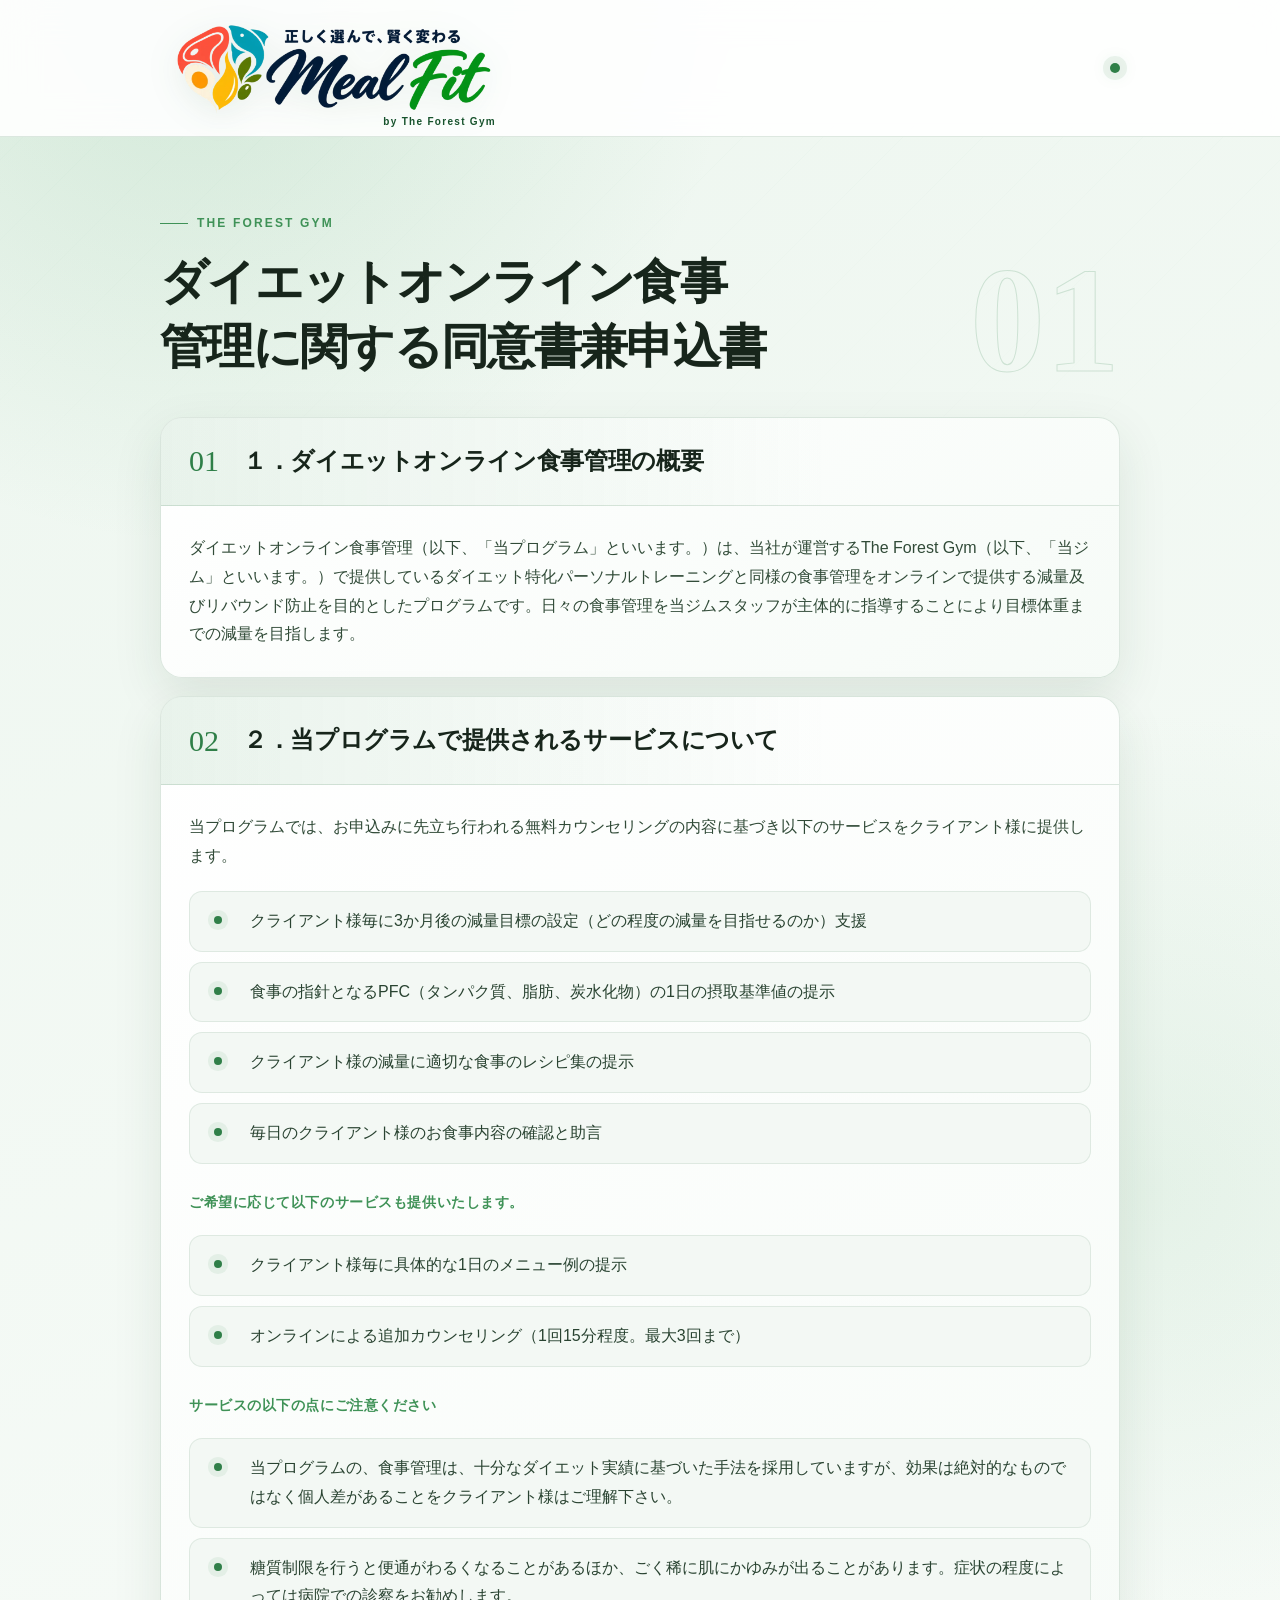
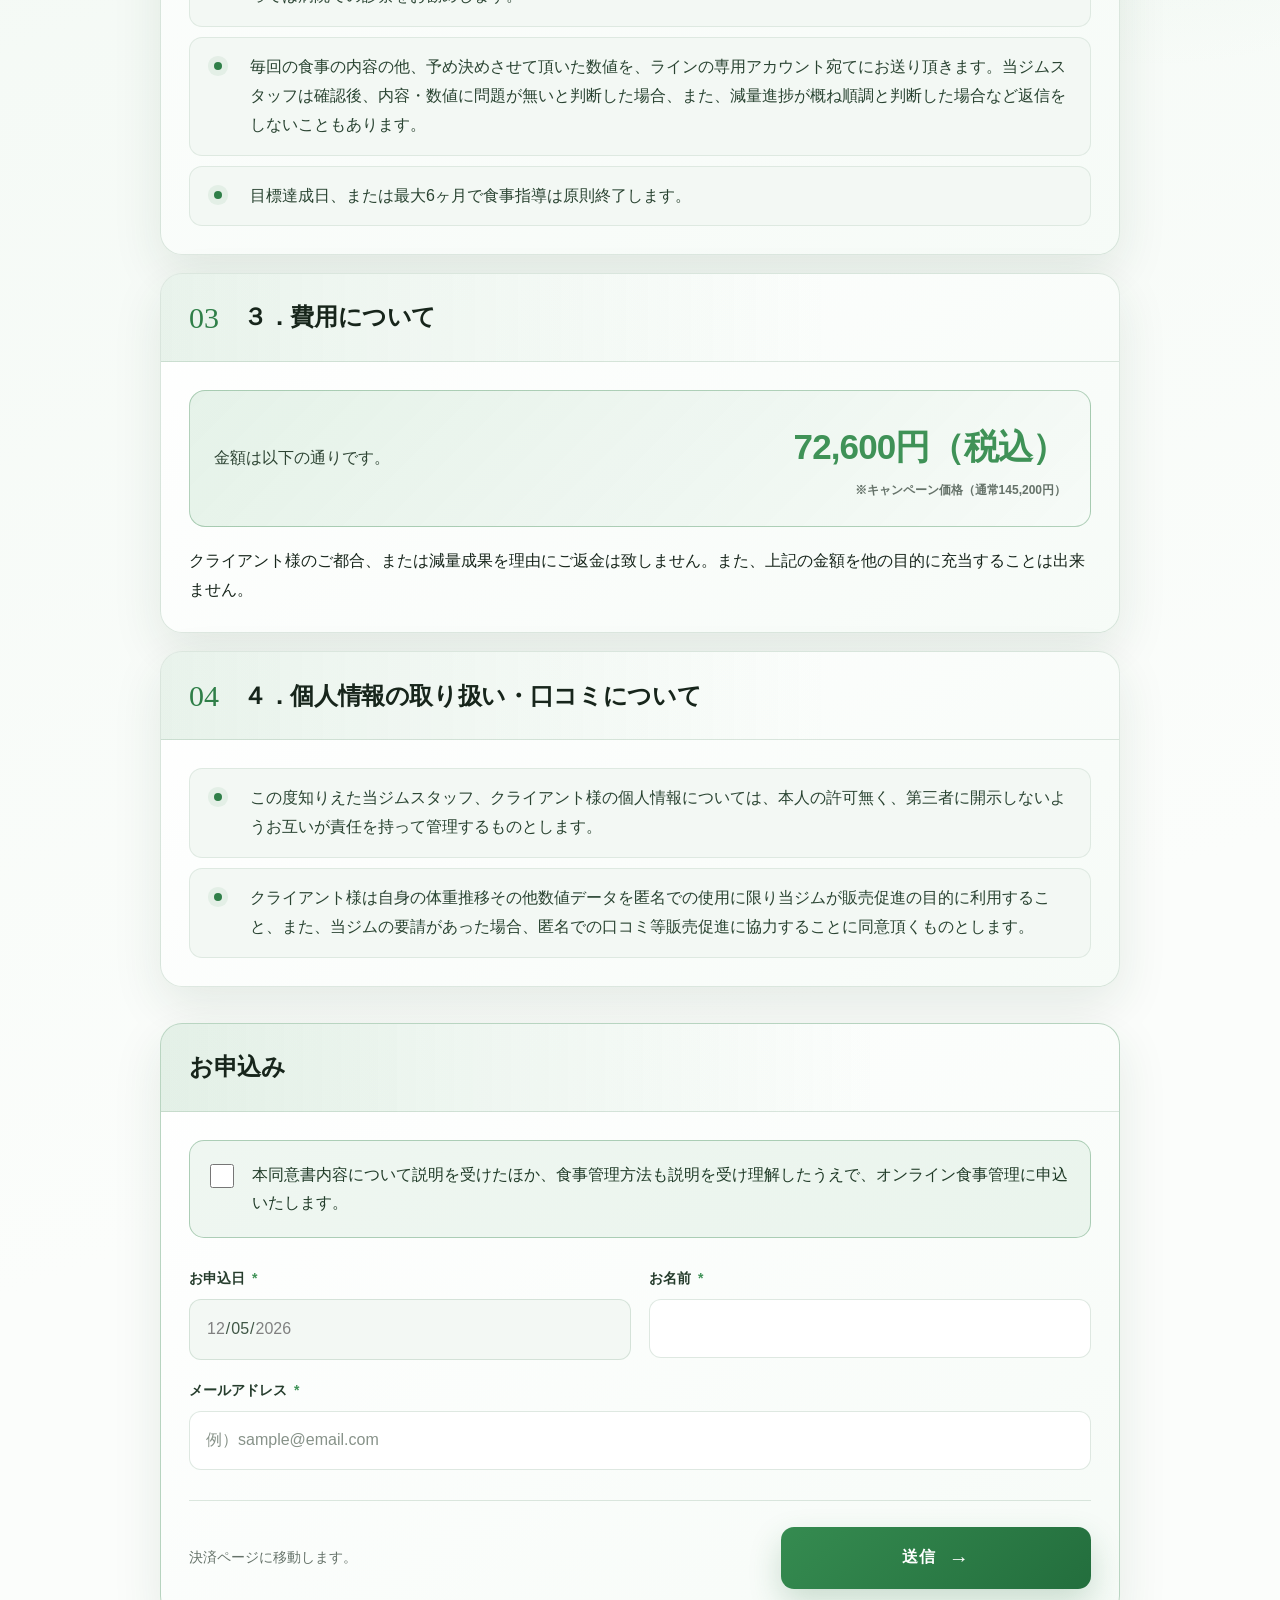
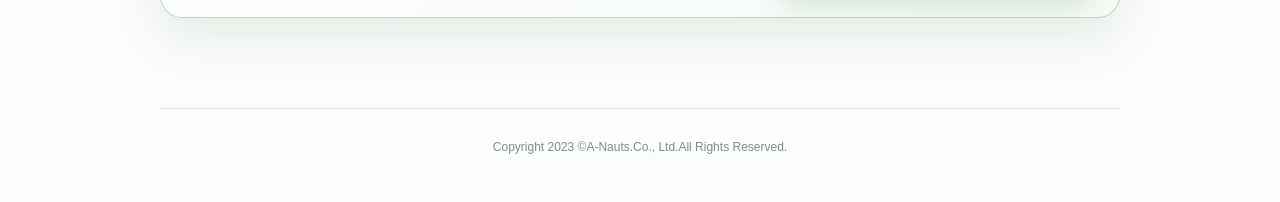
<file: online-diet.html>
<!DOCTYPE html>
<html lang="ja">
<head>
  <meta charset="UTF-8">
  <meta name="viewport" content="width=device-width, initial-scale=1.0">
  <meta name="theme-color" content="#f4faf5">
  <title>ダイエットオンライン食事管理に関する同意書兼申込書 | The Forest Gym</title>
  <style>
    :root {
      --bg: #edf6ef;
      --bg-deep: #fbfdfb;
      --panel: rgba(255, 255, 255, 0.96);
      --panel-soft: #f3f8f4;
      --line: rgba(39, 103, 58, 0.15);
      --line-strong: rgba(45, 126, 69, 0.34);
      --green: #2f7f48;
      --green-bright: #3f9257;
      --green-deep: #18532d;
      --text: #17251b;
      --muted: #657269;
      --gold: #e8c874;
      --danger: #b42318;
      --shadow: 0 18px 50px rgba(32, 72, 43, 0.1);
    }

    * {
      box-sizing: border-box;
    }

    html {
      scroll-behavior: smooth;
    }

    body {
      margin: 0;
      min-height: 100vh;
      color: var(--text);
      background:
        radial-gradient(circle at 15% 0%, rgba(97, 176, 119, 0.2), transparent 34rem),
        radial-gradient(circle at 90% 35%, rgba(128, 192, 145, 0.14), transparent 30rem),
        linear-gradient(160deg, var(--bg) 0%, var(--bg-deep) 75%);
      font-family: -apple-system, BlinkMacSystemFont, "Segoe UI", "Noto Sans JP", "Yu Gothic", sans-serif;
      line-height: 1.8;
      -webkit-font-smoothing: antialiased;
    }

    body::before {
      content: "";
      position: fixed;
      inset: 0;
      pointer-events: none;
      opacity: 0.18;
      background-image: url("data:image/svg+xml,%3Csvg width='80' height='80' viewBox='0 0 80 80' xmlns='http://www.w3.org/2000/svg'%3E%3Cpath d='M0 80L80 0' stroke='%232f7f48' stroke-opacity='.12'/%3E%3C/svg%3E");
      mask-image: linear-gradient(to bottom, black, transparent 70%);
    }

    button,
    input {
      font: inherit;
    }

    .site-header {
      position: sticky;
      top: 0;
      z-index: 20;
      border-bottom: 1px solid var(--line);
      background: rgba(255, 255, 255, 0.9);
      backdrop-filter: blur(18px);
      -webkit-backdrop-filter: blur(18px);
    }

    .header-inner {
      width: min(100% - 32px, 960px);
      min-height: 112px;
      margin: 0 auto;
      display: flex;
      align-items: center;
      justify-content: space-between;
      gap: 20px;
    }

    .brand-lockup {
      display: inline-flex;
      width: min(340px, calc(100vw - 74px));
      padding: 10px 0 9px;
      flex-direction: column;
      align-items: flex-end;
    }

    .logo {
      display: block;
      width: 100%;
      height: auto;
      object-fit: contain;
      filter: drop-shadow(0 7px 16px rgba(31, 84, 46, 0.1));
    }

    .brand-byline {
      margin-top: -4px;
      padding-right: 4px;
      color: var(--green-deep);
      font-size: 10px;
      font-weight: 700;
      line-height: 1;
      letter-spacing: 0.13em;
    }

    .header-mark {
      width: 10px;
      height: 10px;
      border-radius: 999px;
      background: var(--green);
      box-shadow: 0 0 0 7px rgba(47, 127, 72, 0.08), 0 0 18px rgba(47, 127, 72, 0.28);
    }

    .page-shell {
      position: relative;
      width: min(100% - 32px, 960px);
      margin: 0 auto;
      padding: 68px 0 90px;
    }

    .hero {
      display: grid;
      grid-template-columns: minmax(0, 1fr) auto;
      gap: 32px;
      align-items: end;
      margin-bottom: 38px;
    }

    .eyebrow {
      display: inline-flex;
      align-items: center;
      gap: 9px;
      margin-bottom: 16px;
      color: var(--green-bright);
      font-size: 12px;
      font-weight: 800;
      letter-spacing: 0.18em;
      text-transform: uppercase;
    }

    .eyebrow::before {
      content: "";
      width: 28px;
      height: 1px;
      background: currentColor;
    }

    h1 {
      max-width: 780px;
      margin: 0;
      font-size: clamp(30px, 5vw, 48px);
      line-height: 1.34;
      letter-spacing: -0.035em;
      text-wrap: balance;
    }

    .hero-number {
      color: transparent;
      font-family: Georgia, "Times New Roman", serif;
      font-size: clamp(92px, 14vw, 150px);
      font-weight: 700;
      line-height: 0.78;
      -webkit-text-stroke: 1px rgba(47, 127, 72, 0.18);
      user-select: none;
    }

    .document {
      display: grid;
      gap: 18px;
    }

    .section {
      overflow: hidden;
      border: 1px solid var(--line);
      border-radius: 22px;
      background: linear-gradient(145deg, rgba(255, 255, 255, 0.98), rgba(246, 251, 247, 0.98));
      box-shadow: var(--shadow);
    }

    .section-head {
      display: grid;
      grid-template-columns: 54px minmax(0, 1fr);
      align-items: center;
      min-height: 88px;
      border-bottom: 1px solid var(--line);
      padding: 17px 28px;
      background: linear-gradient(90deg, rgba(70, 155, 93, 0.12), transparent 70%);
    }

    .section-number {
      color: var(--green);
      font-family: Georgia, "Times New Roman", serif;
      font-size: 30px;
      line-height: 1;
    }

    .section h2 {
      margin: 0;
      font-size: clamp(19px, 3vw, 24px);
      line-height: 1.45;
      letter-spacing: -0.015em;
    }

    .section-body {
      padding: 28px;
    }

    .section-body > :first-child {
      margin-top: 0;
    }

    .section-body > :last-child {
      margin-bottom: 0;
    }

    p {
      margin: 0 0 20px;
    }

    .intro-copy {
      color: #314b38;
    }

    .subhead {
      margin: 26px 0 13px;
      color: var(--green-bright);
      font-size: 14px;
      font-weight: 800;
      letter-spacing: 0.04em;
    }

    .terms-list {
      display: grid;
      gap: 10px;
      margin: 20px 0 0;
      padding: 0;
      list-style: none;
    }

    .terms-list li {
      position: relative;
      min-height: 58px;
      margin: 0;
      padding: 15px 18px 15px 60px;
      border: 1px solid rgba(39, 103, 58, 0.1);
      border-radius: 13px;
      color: #294331;
      background: var(--panel-soft);
    }

    .terms-list li::before {
      content: "";
      position: absolute;
      top: 24px;
      left: 24px;
      width: 8px;
      height: 8px;
      border-radius: 50%;
      background: var(--green);
      box-shadow: 0 0 0 6px rgba(47, 127, 72, 0.08);
    }

    .price-panel {
      display: grid;
      grid-template-columns: minmax(0, 1fr) auto;
      gap: 22px;
      align-items: center;
      margin: 18px 0 20px;
      padding: 24px;
      border: 1px solid var(--line-strong);
      border-radius: 16px;
      background:
        linear-gradient(135deg, rgba(76, 164, 100, 0.14), rgba(76, 164, 100, 0.035)),
        rgba(255, 255, 255, 0.7);
    }

    .price-label {
      margin: 0;
      color: #2d4433;
    }

    .price {
      color: var(--green-bright);
      font-size: clamp(24px, 4vw, 35px);
      font-weight: 900;
      letter-spacing: -0.025em;
      text-align: right;
      white-space: nowrap;
    }

    .price small {
      display: block;
      margin-top: 2px;
      color: var(--muted);
      font-size: 12px;
      font-weight: 600;
      letter-spacing: 0;
    }

    .application {
      margin-top: 18px;
      border-color: rgba(47, 127, 72, 0.32);
    }

    .application .section-head {
      grid-template-columns: 1fr;
      background: linear-gradient(90deg, rgba(70, 155, 93, 0.15), transparent 75%);
    }

    .agreement {
      position: relative;
      display: grid;
      grid-template-columns: 28px minmax(0, 1fr);
      gap: 14px;
      align-items: start;
      margin-bottom: 28px;
      padding: 20px;
      border: 1px solid var(--line-strong);
      border-radius: 15px;
      color: #203b28;
      background: rgba(67, 151, 90, 0.08);
      cursor: pointer;
      transition: border-color 0.2s ease, background 0.2s ease, transform 0.2s ease;
    }

    .agreement:hover {
      border-color: rgba(47, 127, 72, 0.58);
      background: rgba(67, 151, 90, 0.12);
    }

    .agreement:focus-within {
      outline: 3px solid rgba(47, 127, 72, 0.16);
      outline-offset: 3px;
    }

    .agreement input {
      width: 24px;
      height: 24px;
      margin: 3px 0 0;
      accent-color: #2f7f48;
      cursor: pointer;
    }

    .agreement span {
      display: block;
      line-height: 1.75;
    }

    .fields {
      display: grid;
      grid-template-columns: repeat(2, minmax(0, 1fr));
      gap: 18px;
    }

    .field.full {
      grid-column: 1 / -1;
    }

    .field label {
      display: flex;
      align-items: baseline;
      gap: 7px;
      margin-bottom: 8px;
      color: #263d2d;
      font-size: 14px;
      font-weight: 800;
    }

    .required {
      color: var(--green-bright);
    }

    .field input {
      width: 100%;
      min-height: 58px;
      border: 1px solid var(--line);
      border-radius: 12px;
      outline: none;
      padding: 14px 16px;
      color: var(--text);
      background: #ffffff;
      transition: border-color 0.2s ease, box-shadow 0.2s ease, background 0.2s ease;
    }

    .field input::placeholder {
      color: #879289;
    }

    .field input:hover {
      border-color: rgba(47, 127, 72, 0.3);
    }

    .field input:focus {
      border-color: var(--green);
      background: #ffffff;
      box-shadow: 0 0 0 4px rgba(47, 127, 72, 0.11);
    }

    .field input[readonly] {
      color: #405746;
      background: var(--panel-soft);
      cursor: default;
    }

    .form-error {
      display: none;
      margin: 18px 0 0;
      color: var(--danger);
      font-size: 14px;
      font-weight: 700;
    }

    .form-error.visible {
      display: block;
    }

    .submit-area {
      display: grid;
      grid-template-columns: minmax(0, 1fr) minmax(220px, 310px);
      gap: 24px;
      align-items: center;
      margin-top: 30px;
      padding-top: 26px;
      border-top: 1px solid var(--line);
    }

    .payment-note {
      margin: 0;
      color: var(--muted);
      font-size: 14px;
    }

    .submit-button {
      position: relative;
      display: inline-flex;
      align-items: center;
      justify-content: center;
      min-height: 62px;
      border: 0;
      border-radius: 13px;
      padding: 15px 26px;
      overflow: hidden;
      color: #ffffff;
      background: linear-gradient(135deg, #358b50, #236e3d);
      box-shadow: 0 14px 32px rgba(35, 110, 61, 0.22);
      font-size: 16px;
      font-weight: 900;
      letter-spacing: 0.08em;
      cursor: pointer;
      transition: transform 0.2s ease, box-shadow 0.2s ease, filter 0.2s ease;
    }

    .submit-button::after {
      content: "→";
      margin-left: 12px;
      font-size: 20px;
      line-height: 1;
      transition: transform 0.2s ease;
    }

    .submit-button:hover {
      transform: translateY(-2px);
      box-shadow: 0 18px 38px rgba(35, 110, 61, 0.3);
      filter: saturate(1.08);
    }

    .submit-button:hover::after {
      transform: translateX(3px);
    }

    .submit-button:focus-visible {
      outline: 3px solid rgba(47, 127, 72, 0.3);
      outline-offset: 4px;
    }

    .submit-button:disabled {
      transform: none;
      filter: grayscale(0.15);
      cursor: wait;
      opacity: 0.78;
    }

    .footer {
      width: min(100% - 32px, 960px);
      margin: 0 auto;
      padding: 28px 0 44px;
      border-top: 1px solid var(--line);
      color: #7f8d83;
      font-size: 12px;
      text-align: center;
    }

    @media (max-width: 720px) {
      .header-inner {
        width: min(100% - 28px, 960px);
        min-height: 96px;
      }

      .brand-lockup {
        width: min(270px, calc(100vw - 68px));
        padding: 8px 0 7px;
      }

      .brand-byline {
        margin-top: -3px;
        font-size: 9px;
      }

      .page-shell {
        width: min(100% - 24px, 960px);
        padding: 42px 0 62px;
      }

      .hero {
        grid-template-columns: 1fr;
        gap: 0;
        margin-bottom: 28px;
      }

      .hero-number {
        display: none;
      }

      .section {
        border-radius: 18px;
      }

      .section-head {
        grid-template-columns: 42px minmax(0, 1fr);
        min-height: 76px;
        padding: 15px 18px;
      }

      .section-number {
        font-size: 25px;
      }

      .section-body {
        padding: 21px 18px;
      }

      .terms-list li {
        padding: 14px 14px 14px 52px;
      }

      .terms-list li::before {
        left: 14px;
      }

      .price-panel {
        grid-template-columns: 1fr;
        gap: 10px;
        padding: 20px;
      }

      .price {
        text-align: left;
        white-space: normal;
      }

      .price small {
        display: block;
        margin: 6px 0 0;
        line-height: 1.5;
      }

      .agreement {
        padding: 17px;
      }

      .fields,
      .submit-area {
        grid-template-columns: 1fr;
      }

      .field.full {
        grid-column: auto;
      }

      .submit-area {
        gap: 16px;
      }

      .submit-button {
        width: 100%;
      }
    }

    @media (prefers-reduced-motion: reduce) {
      *,
      *::before,
      *::after {
        scroll-behavior: auto !important;
        transition-duration: 0.01ms !important;
      }
    }
  </style>
</head>

<body>
  <header class="site-header">
    <div class="header-inner">
      <div class="brand-lockup">
        <img class="logo" src="meal-fit-logo.webp" alt="Meal Fit 正しく選んで、賢く変わる">
        <span class="brand-byline">by The Forest Gym</span>
      </div>
      <span class="header-mark" aria-hidden="true"></span>
    </div>
  </header>

  <main class="page-shell">
    <section class="hero" aria-labelledby="page-title">
      <div>
        <div class="eyebrow">The Forest Gym</div>
        <h1 id="page-title">ダイエットオンライン食事管理に関する同意書兼申込書</h1>
      </div>
      <div class="hero-number" aria-hidden="true">01</div>
    </section>

    <div class="document">
      <section class="section">
        <div class="section-head">
          <span class="section-number" aria-hidden="true">01</span>
          <h2>１．ダイエットオンライン食事管理の概要</h2>
        </div>
        <div class="section-body">
          <p class="intro-copy">ダイエットオンライン食事管理（以下、「当プログラム」といいます。）は、当社が運営するThe Forest Gym（以下、「当ジム」といいます。）で提供しているダイエット特化パーソナルトレーニングと同様の食事管理をオンラインで提供する減量及びリバウンド防止を目的としたプログラムです。日々の食事管理を当ジムスタッフが主体的に指導することにより目標体重までの減量を目指します。</p>
        </div>
      </section>

      <section class="section">
        <div class="section-head">
          <span class="section-number" aria-hidden="true">02</span>
          <h2>２．当プログラムで提供されるサービスについて</h2>
        </div>
        <div class="section-body">
          <p class="intro-copy">当プログラムでは、お申込みに先立ち行われる無料カウンセリングの内容に基づき以下のサービスをクライアント様に提供します。</p>

          <ol class="terms-list">
            <li>クライアント様毎に3か月後の減量目標の設定（どの程度の減量を目指せるのか）支援</li>
            <li>食事の指針となるPFC（タンパク質、脂肪、炭水化物）の1日の摂取基準値の提示</li>
            <li>クライアント様の減量に適切な食事のレシピ集の提示</li>
            <li>毎日のクライアント様のお食事内容の確認と助言</li>
          </ol>

          <p class="subhead">ご希望に応じて以下のサービスも提供いたします。</p>
          <ol class="terms-list continue">
            <li>クライアント様毎に具体的な1日のメニュー例の提示</li>
            <li>オンラインによる追加カウンセリング（1回15分程度。最大3回まで）</li>
          </ol>

          <p class="subhead">サービスの以下の点にご注意ください</p>
          <ol class="terms-list cautions">
            <li>当プログラムの、食事管理は、十分なダイエット実績に基づいた手法を採用していますが、効果は絶対的なものではなく個人差があることをクライアント様はご理解下さい。</li>
            <li>糖質制限を行うと便通がわるくなることがあるほか、ごく稀に肌にかゆみが出ることがあります。症状の程度によっては病院での診察をお勧めします。</li>
            <li>毎回の食事の内容の他、予め決めさせて頂いた数値を、ラインの専用アカウント宛てにお送り頂きます。当ジムスタッフは確認後、内容・数値に問題が無いと判断した場合、また、減量進捗が概ね順調と判断した場合など返信をしないこともあります。</li>
            <li>目標達成日、または最大6ヶ月で食事指導は原則終了します。</li>
          </ol>
        </div>
      </section>

      <section class="section">
        <div class="section-head">
          <span class="section-number" aria-hidden="true">03</span>
          <h2>３．費用について</h2>
        </div>
        <div class="section-body">
          <div class="price-panel">
            <p class="price-label">金額は以下の通りです。</p>
            <div class="price">72,600円（税込）<small>※キャンペーン価格（通常145,200円）</small></div>
          </div>
          <p>クライアント様のご都合、または減量成果を理由にご返金は致しません。また、上記の金額を他の目的に充当することは出来ません。</p>
        </div>
      </section>

      <section class="section">
        <div class="section-head">
          <span class="section-number" aria-hidden="true">04</span>
          <h2>４．個人情報の取り扱い・口コミについて</h2>
        </div>
        <div class="section-body">
          <ol class="terms-list">
            <li>この度知りえた当ジムスタッフ、クライアント様の個人情報については、本人の許可無く、第三者に開示しないようお互いが責任を持って管理するものとします。</li>
            <li>クライアント様は自身の体重推移その他数値データを匿名での使用に限り当ジムが販売促進の目的に利用すること、また、当ジムの要請があった場合、匿名での口コミ等販売促進に協力することに同意頂くものとします。</li>
          </ol>
        </div>
      </section>

      <section class="section application">
        <div class="section-head">
          <h2>お申込み</h2>
        </div>
        <form id="applicationForm" class="section-body" novalidate>
          <label class="agreement" for="agreement">
            <input id="agreement" name="agreement" type="checkbox" required>
            <span>本同意書内容について説明を受けたほか、食事管理方法も説明を受け理解したうえで、オンライン食事管理に申込いたします。</span>
          </label>

          <div class="fields">
            <div class="field">
              <label for="applicationDate">お申込日 <span class="required" aria-hidden="true">*</span></label>
              <input id="applicationDate" name="applicationDate" type="date" required readonly aria-readonly="true">
            </div>
            <div class="field">
              <label for="name">お名前 <span class="required" aria-hidden="true">*</span></label>
              <input id="name" name="name" type="text" autocomplete="name" required>
            </div>
            <div class="field full">
              <label for="email">メールアドレス <span class="required" aria-hidden="true">*</span></label>
              <input id="email" name="email" type="email" inputmode="email" autocomplete="email" placeholder="例）sample@email.com" required>
            </div>
          </div>

          <p id="formError" class="form-error" role="alert" aria-live="polite"></p>

          <div class="submit-area">
            <p class="payment-note">決済ページに移動します。</p>
            <button id="submitButton" class="submit-button" type="submit">送信</button>
          </div>
        </form>
      </section>
    </div>
  </main>

  <footer class="footer">Copyright 2023 ©A-Nauts.Co., Ltd.All Rights Reserved.</footer>

  <script>
    (() => {
      "use strict";

      const MAIL_API_URL = "https://script.google.com/macros/s/AKfycbz908YzXsONyFDps-bSHsFeVPLMDIaBjYaq2I7_U4n_fYRWpy6glxM6Ah50lJw3NWmV/exec";
      const PAYMENT_URL = "https://getsugaku-panda.jp/subscription/apply/5304";
      const AGREEMENT_VERSION = "2026-09-18";
      const form = document.getElementById("applicationForm");
      const dateInput = document.getElementById("applicationDate");
      const agreement = document.getElementById("agreement");
      const submitButton = document.getElementById("submitButton");
      const error = document.getElementById("formError");

      const todayInJapan = new Intl.DateTimeFormat("sv-SE", {
        timeZone: "Asia/Tokyo",
        year: "numeric",
        month: "2-digit",
        day: "2-digit"
      }).format(new Date());

      dateInput.value = todayInJapan;
      dateInput.min = todayInJapan;
      dateInput.max = todayInJapan;

      dateInput.addEventListener("input", () => {
        dateInput.value = todayInJapan;
      });

      function showError(message, target) {
        error.textContent = message;
        error.classList.add("visible");
        target?.focus();
        target?.scrollIntoView({ behavior: "smooth", block: "center" });
      }

      form.addEventListener("submit", async (event) => {
        event.preventDefault();
        error.textContent = "";
        error.classList.remove("visible");

        if (!agreement.checked) {
          showError("同意内容をご確認のうえ、チェックを入れてください。", agreement);
          return;
        }

        if (dateInput.value !== todayInJapan) {
          dateInput.value = todayInJapan;
          showError("お申込日は本日の日付のみ有効です。", dateInput);
          return;
        }

        const name = document.getElementById("name");
        if (!name.value.trim()) {
          showError("お名前を入力してください。", name);
          return;
        }

        const email = document.getElementById("email");
        if (!email.validity.valid || !email.value.trim()) {
          showError("メールアドレスを正しく入力してください。", email);
          return;
        }

        submitButton.disabled = true;
        submitButton.textContent = "送信中";

        const payload = {
          applicationDate: todayInJapan,
          name: name.value.trim(),
          email: email.value.trim(),
          agreementAccepted: true,
          agreementVersion: AGREEMENT_VERSION
        };

        try {
          await fetch(MAIL_API_URL, {
            method: "POST",
            mode: "no-cors",
            body: JSON.stringify(payload)
          });

          window.location.assign(PAYMENT_URL);
        } catch (sendError) {
          console.error(sendError);
          submitButton.disabled = false;
          submitButton.textContent = "送信";
          showError("メール送信処理に接続できませんでした。通信環境をご確認のうえ、もう一度お試しください。", submitButton);
        }
      });
    })();
  </script>
</body>
</html>
</file>
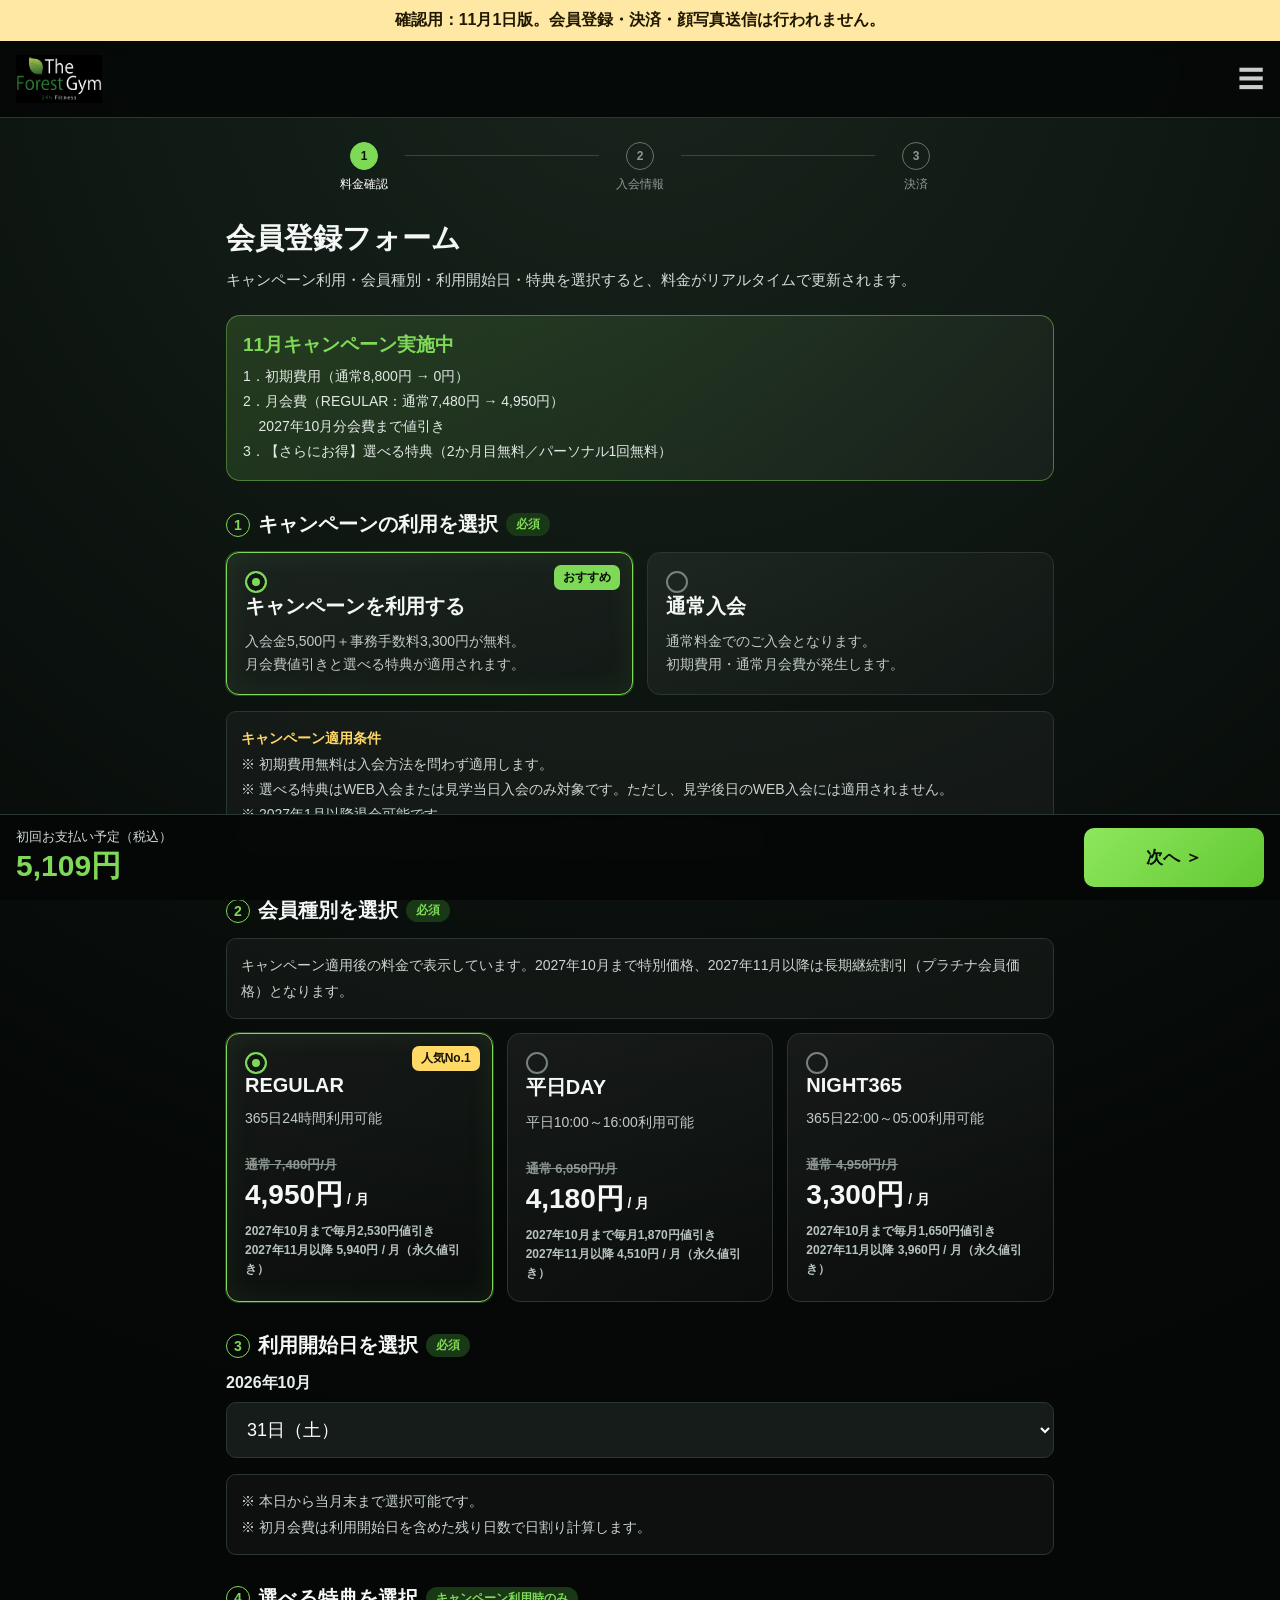
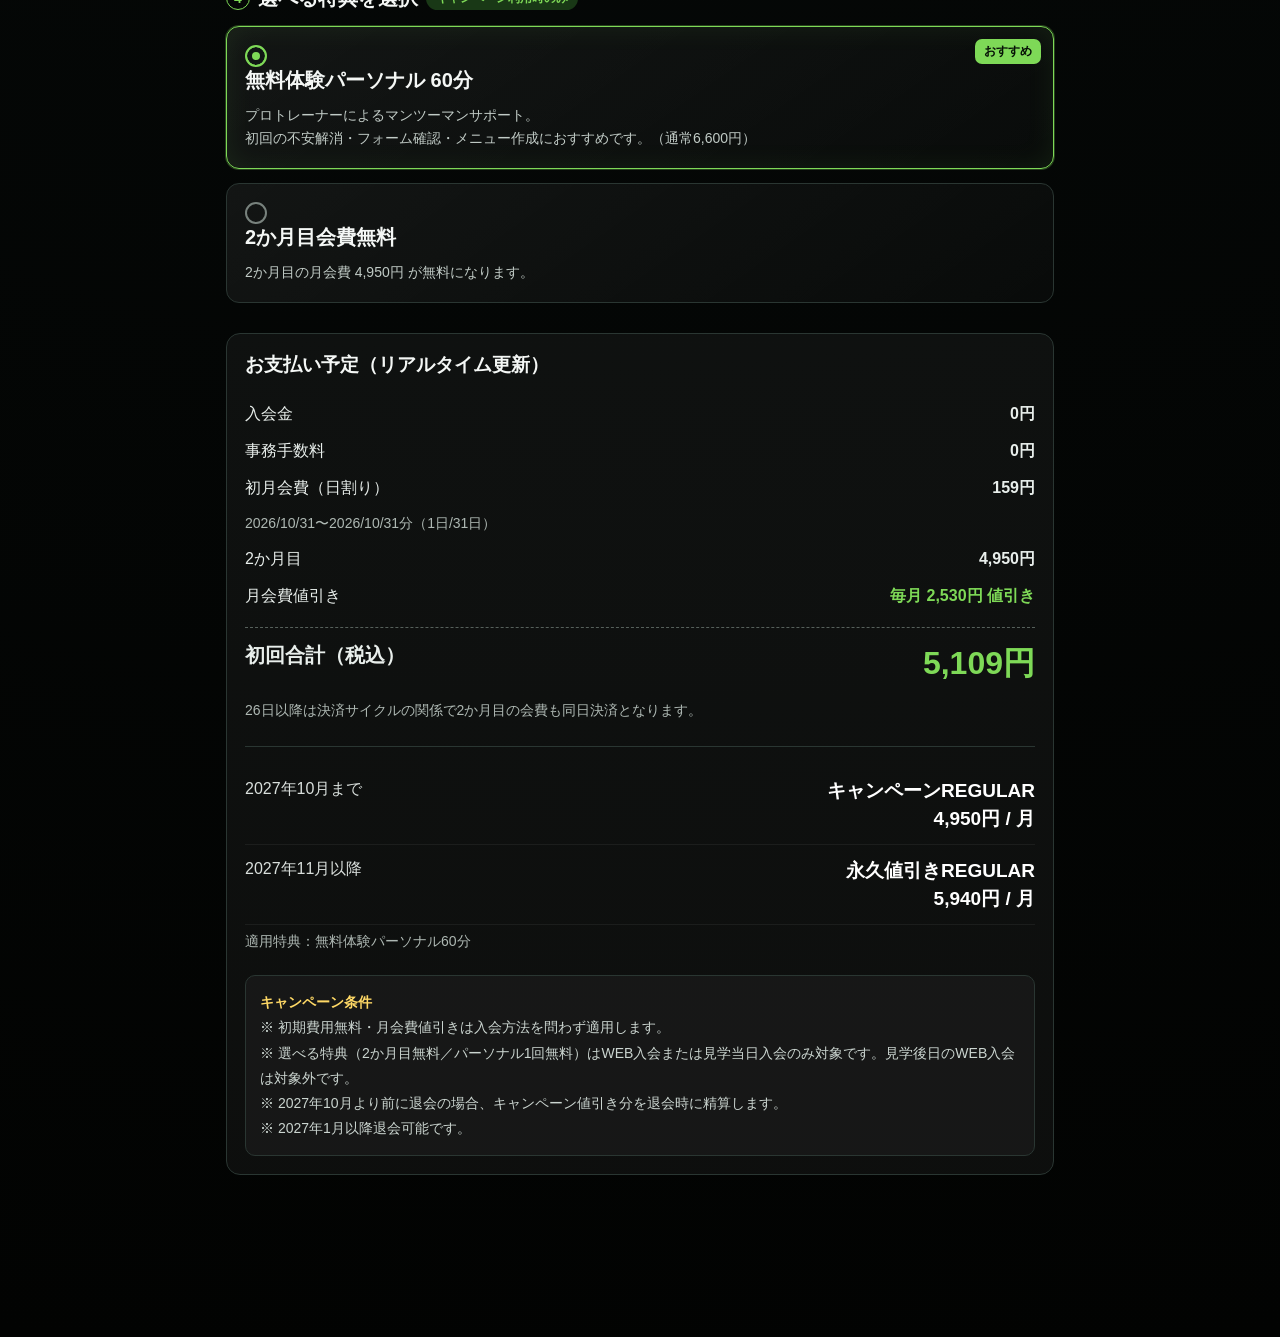
<file: preview-2026-11.html>
<!DOCTYPE html>
<html lang="ja">
<head>
<meta charset="UTF-8" />
<meta name="viewport" content="width=device-width, initial-scale=1.0" />
<title>THE FOREST GYM 会員登録フォーム</title>
<!-- preview: Google Analytics disabled -->
<script src="https://yubinbango.github.io/yubinbango/yubinbango.js"></script>

<style>
:root{
  --bg:#050807;--line:#2a3632;--green:#7ed957;--text:#f4f7f5;--yellow:#ffd966;
}
*{box-sizing:border-box}
body{
  margin:0;background:radial-gradient(circle at top,#18251d 0,#050807 42%,#020302 100%);
  color:var(--text);font-family:-apple-system,BlinkMacSystemFont,"Segoe UI","Noto Sans JP",sans-serif;
  padding-bottom:138px;
}
.header{padding:14px 16px;border-bottom:1px solid var(--line);display:flex;justify-content:space-between;align-items:center;background:rgba(5,8,7,.92);position:sticky;top:0;z-index:20;backdrop-filter:blur(10px)}
.logo-img{height:48px;max-width:220px;object-fit:contain}
.menu{font-size:26px;color:#ccc}
.wrap{padding:24px 16px;max-width:860px;margin:auto}
.steps{display:flex;justify-content:space-between;margin-bottom:26px}
.step{text-align:center;color:#8f9994;font-size:12px;flex:1;position:relative}
.step:not(:last-child)::after{content:"";height:1px;background:#3a4540;position:absolute;top:13px;right:-35%;width:70%}
.step b{display:inline-flex;width:28px;height:28px;border-radius:50%;align-items:center;justify-content:center;border:1px solid #6a746f;margin-bottom:6px}
.step.active{color:#fff}.step.active b{background:var(--green);color:#061006;border-color:var(--green)}
h1{font-size:29px;margin:0 0 8px}.lead{color:#d5ddd9;margin:0 0 22px;font-size:15px;line-height:1.7}
.campaign-head{background:linear-gradient(135deg,rgba(126,217,87,.18),rgba(255,255,255,.04));border:1px solid rgba(126,217,87,.45);border-radius:14px;padding:16px;margin-bottom:24px}
.campaign-head strong{display:block;font-size:19px;color:var(--green);margin-bottom:6px}
.campaign-head p{margin:0;color:#e2e9e5;font-size:14px;line-height:1.8}
.section{margin:30px 0}
.sec-title{display:flex;align-items:center;gap:8px;font-size:20px;font-weight:800;margin-bottom:14px;flex-wrap:wrap}
.num{width:24px;height:24px;border:1px solid var(--green);border-radius:50%;display:inline-flex;align-items:center;justify-content:center;color:var(--green);font-size:14px}
.badge{background:#193816;color:var(--green);font-size:12px;padding:3px 10px;border-radius:999px;font-weight:700}
.grid{display:grid;gap:14px}.grid.two{grid-template-columns:1fr 1fr}.grid.three{grid-template-columns:repeat(3,1fr)}
.card{background:linear-gradient(145deg,rgba(255,255,255,.06),rgba(255,255,255,.018));border:1px solid var(--line);border-radius:13px;padding:18px;cursor:pointer;position:relative;min-height:112px;transition:.15s}
.card.active{border-color:var(--green);box-shadow:0 0 0 1px rgba(126,217,87,.28), inset 0 0 28px rgba(126,217,87,.09)}
.radio{width:22px;height:22px;border:2px solid #78827d;border-radius:50%;display:inline-block;margin-right:10px;vertical-align:-5px}
.card.active .radio{border-color:var(--green);box-shadow:inset 0 0 0 5px #101614;background:var(--green)}
.card h3{margin:0 0 10px;font-size:20px}.card p{margin:0;color:#c1cbc6;font-size:14px;line-height:1.65}
.price{font-size:28px;font-weight:900;margin-top:12px;line-height:1.25}.price small{font-size:14px}
.old{text-decoration:line-through;color:#8b958f;font-size:13px;margin-right:6px}
.tag{position:absolute;top:12px;right:12px;background:var(--green);color:#061006;font-size:12px;font-weight:900;padding:4px 9px;border-radius:7px}
.tag.yellow{background:var(--yellow);color:#1b1600}
.campaign-note{margin-top:10px;font-size:12px;color:#b7c3bc;line-height:1.6}
.note,.terms{border:1px solid var(--line);border-radius:10px;padding:14px;color:#cbd5d0;font-size:14px;line-height:1.8;background:rgba(255,255,255,.035)}
.terms{margin-top:16px}.terms strong{color:var(--yellow)}
.selectbox,.field-input{
  width:100%;background:#151c1a;border:1px solid var(--line);color:#fff;
  font-size:18px;padding:16px;border-radius:10px;
}
.field{margin-bottom:16px}.field label{display:block;font-weight:800;margin-bottom:8px;color:#e7eee9}
.photo-box{border:1px dashed rgba(126,217,87,.65);border-radius:14px;padding:18px;background:rgba(255,255,255,.035)}
.photo-box input{width:100%;color:#dce5e0;font-size:15px}
.preview{margin-top:14px;width:132px;height:132px;border-radius:12px;border:1px solid var(--line);object-fit:cover;display:none}
.summary{background:rgba(255,255,255,.045);border:1px solid var(--line);border-radius:14px;padding:18px;margin-top:28px}
.summary h2{font-size:19px;margin:0 0 18px}
.row{display:flex;justify-content:space-between;gap:14px;padding:8px 0;color:#e8eeeb}
.row.sub{color:#aeb8b3;font-size:14px}.row.discount strong{color:var(--green)}
.total{border-top:1px dashed #56605b;margin-top:12px;padding-top:14px;font-size:20px;font-weight:900}
.total strong{font-size:32px;color:var(--green)}
.plan-line{display:flex;justify-content:space-between;gap:18px;padding:12px 0;border-bottom:1px solid rgba(255,255,255,.06)}
.plan-period{width:120px;color:#d9dfdc;font-size:16px;line-height:1.5;flex-shrink:0}
.plan-price{flex:1;text-align:right;font-size:19px;font-weight:800;line-height:1.45;color:#fff}
.rules-box{
  height:270px;
  overflow:auto;
  border:1px solid var(--line);
  padding:16px;
  border-radius:12px;
  background:#111816;
  line-height:1.85;
  color:#dce5e0;
  font-size:14px
}

.rules-pre{
  white-space:pre-wrap;
  margin:0;
  font-family:inherit;
  line-height:1.85;
  color:#dce5e0;
}

.check-row{
  display:flex;
  gap:10px;
  align-items:flex-start;
  margin-top:14px;
  font-weight:800;
  line-height:1.6
}

.check-row input{
  width:22px;
  height:22px;
  margin-top:2px
}

.check-row.disabled{
  opacity:.45
}

.hidden{
  display:none!important
}

.bottom{
  position:fixed;
  left:0;
  right:0;
  bottom:0;
  background:rgba(5,8,7,.97);
  border-top:1px solid var(--line);
  padding:13px 16px;
  display:flex;
  gap:14px;
  align-items:center;
  z-index:50;
  backdrop-filter:blur(10px)
}

.bottom-price{
  flex:1
}

.bottom-price div{
  font-size:13px;
  color:#d0d8d4
}

.bottom-price strong{
  font-size:30px;
  color:var(--green)
}

.btn{
  border:none;
  border-radius:10px;
  background:linear-gradient(135deg,#8ee75d,#62c832);
  color:#061006;
  font-weight:900;
  font-size:17px;
  padding:18px 22px;
  min-width:180px;
  cursor:pointer
}

.btn.secondary{
  background:#26312d;
  color:#fff
}

@media(max-width:640px){

  .logo-img{
    height:42px;
    max-width:190px
  }

  .wrap{
    padding:22px 14px
  }

  h1{
    font-size:27px
  }

  .grid.two,
  .grid.three{
    grid-template-columns:1fr
  }

  .card{
    padding:17px;
    min-height:96px
  }

  .price{
    font-size:26px
  }

  .bottom{
    padding:12px
  }

  .btn{
    min-width:145px;
    font-size:15px;
    padding:16px 12px
  }

  .bottom-price strong{
    font-size:27px
  }
}
  input[type="date"]{
  -webkit-appearance:auto;
  appearance:auto;
}
.paymentNotice{
  display:none;
  font-size:13px;
  margin-top:4px;
  margin-bottom:4px;
  font-weight:600;
}
</style>
</head>

<body>
<div style="background:#ffe8a3;color:#201800;text-align:center;padding:10px 12px;font-weight:800">確認用：11月1日版。会員登録・決済・顔写真送信は行われません。</div>

<header class="header">
  <img src="logo.png" alt="THE FOREST GYM" class="logo-img">
  <div class="menu">☰</div>
</header>

<main class="wrap h-adr">
  <span class="p-country-name" style="display:none;">Japan</span>

  <div class="steps">
    <div class="step active" id="step1tab"><b>1</b><br>料金確認</div>
    <div class="step" id="step2tab"><b>2</b><br>入会情報</div>
    <div class="step"><b>3</b><br>決済</div>
  </div>

  <section id="step1">

    <h1>会員登録フォーム</h1>
    <p class="lead">キャンペーン利用・会員種別・利用開始日・特典を選択すると、料金がリアルタイムで更新されます。</p>

    <div class="campaign-head">
      <strong>期間限定キャンペーン実施中</strong>
      <p id="campaignHeadText"></p>
    </div>

    <section class="section">
      <div class="sec-title"><span class="num">1</span>キャンペーンの利用を選択 <span class="badge">必須</span></div>
      <div class="grid two">
        <label class="card active" data-campaign="yes">
          <span class="tag">おすすめ</span><span class="radio"></span>
          <h3>キャンペーンを利用する</h3>
          <p>入会金5,500円＋事務手数料3,300円が無料。<br>月会費値引きと選べる特典が適用されます。</p>
        </label>
        <label class="card" data-campaign="no">
          <span class="radio"></span>
          <h3>通常入会</h3>
          <p>通常料金でのご入会となります。<br>初期費用・通常月会費が発生します。</p>
        </label>
      </div>
      <div class="terms" id="campaignTerms"></div>
    </section>

    <section class="section">
      <div class="sec-title"><span class="num">2</span>会員種別を選択 <span class="badge">必須</span></div>
      <div class="note" id="planNote"></div>

      <div class="grid three" style="margin-top:14px">
        <label class="card active" data-plan="regular">
          <span class="tag yellow">人気No.1</span><span class="radio"></span>
          <h3>REGULAR</h3><p>365日24時間利用可能</p><div class="price" id="priceRegular"></div>
        </label>
        <label class="card" data-plan="day">
          <span class="radio"></span>
          <h3>平日DAY</h3><p>平日10:00～16:00利用可能</p><div class="price" id="priceDay"></div>
        </label>
        <label class="card" data-plan="night">
          <span class="radio"></span>
          <h3>NIGHT365</h3><p>365日22:00～05:00利用可能</p><div class="price" id="priceNight"></div>
        </label>
      </div>
    </section>

    <section class="section">
      <div class="sec-title"><span class="num">3</span>利用開始日を選択 <span class="badge">必須</span></div>
     <div class="field">
  <label id="startMonthLabel"></label>
  <select id="startDaySelect" class="selectbox"></select>
</div>
      <div class="terms">※ 本日から当月末まで選択可能です。<br>※ 初月会費は利用開始日を含めた残り日数で日割り計算します。</div>
    </section>

    <section class="section" id="benefitSection">
      <div class="sec-title"><span class="num">4</span>選べる特典を選択 <span class="badge">キャンペーン利用時のみ</span></div>
      <div class="grid">
        <label class="card active" data-benefit="personal">
          <span class="tag">おすすめ</span><span class="radio"></span>
          <h3>無料体験パーソナル 60分</h3>
          <p>プロトレーナーによるマンツーマンサポート。<br>初回の不安解消・フォーム確認・メニュー作成におすすめです。（通常6,600円）</p>
        </label>
        <label class="card" data-benefit="free2">
          <span class="radio"></span>
          <h3>2か月目会費無料</h3>
          <p id="freeSecondMonthText">2か月目の月会費が無料になります。</p>
        </label>
      </div>
    </section>

    <section class="summary">
      <h2>お支払い予定（リアルタイム更新）</h2>
      <div class="row"><span>入会金</span><strong id="joinFee"></strong></div>
      <div class="row"><span>事務手数料</span><strong id="adminFee"></strong></div>
      <div class="row"><span>初月会費（日割り）</span><strong id="firstMonthFee"></strong></div>
      <div class="row sub"><span id="dateRange"></span><span></span></div>
       <div class="row hidden" id="secondMonthRow"><span>2か月目</span><strong id="secondMonthFee"></strong></div>
      <div class="row discount" id="monthlyDiscountRow"><span>月会費値引き</span><strong id="monthlyDiscount"></strong></div>
      <div class="row total"><span>初回合計（税込）</span><strong id="firstTotal"></strong></div>
      <div class="row sub hidden" id="cycleNote">
  <span>26日以降は決済サイクルの関係で2か月目の会費も同日決済となります。</span>
  <span></span>
</div>
      <hr style="border-color:#2a3632;border-style:solid;border-width:1px 0 0;margin:18px 0">
      <div id="monthlyPlanText"></div>
      <div class="row sub"><span id="benefitText"></span><span></span></div>
      <div class="terms" id="conditionText"></div>
    </section>
  </section>

  <section id="step2" class="hidden">
    <h1>入会者情報</h1>
    <p class="lead">以下の情報を入力し、会則確認後に決済入力へお進みください。</p>

    <section class="section">
      <div class="sec-title"><span class="num">1</span>基本情報 <span class="badge">必須</span></div>

 <div class="field">
  <label>氏名</label>

  <div class="grid two">
    <input id="lastName" class="field-input" type="text" placeholder="姓">

    <input id="firstName" class="field-input" type="text" placeholder="名">
  </div>
</div>

<div class="field">
  <label>フリガナ</label>

  <div class="grid two">
    <input id="lastKana" class="field-input" type="text" placeholder="セイ">

    <input id="firstKana" class="field-input" type="text" placeholder="メイ">
  </div>
</div>

<div class="field">
  <label>生年月日</label>

  <select id="birthYear" class="field-input">
    <option value="">西暦</option>
  </select>

  <select id="birthMonth" class="field-input" style="margin-top:10px;">
    <option value="">月</option>
  </select>

  <select id="birthDay" class="field-input" style="margin-top:10px;">
    <option value="">日</option>
  </select>
</div>

<div class="field">
  <label>電話番号</label>

  <input
    id="phone"
    class="field-input"
    type="tel"
    inputmode="tel"
    placeholder="例：09012345678"
  >
</div>

<div class="field">
  <label>メールアドレス</label>

  <input
    id="email"
    class="field-input"
    type="email"
    inputmode="email"
    placeholder="例：sample@example.com"
  >
</div>

<div class="field">
  <label>郵便番号</label>

  <input
    id="postalCode"
    class="field-input p-postal-code"
    type="text"
    inputmode="numeric"
    placeholder="例：2760049"
  >
</div>
      <div class="field">
        <label>住所</label>
        <input id="addressAuto" class="field-input p-region p-locality p-street-address p-extended-address" type="text" placeholder="郵便番号入力で自動入力">
      </div>

      <div class="field">
        <label>番地・建物名・部屋番号</label>
        <input id="addressDetail" class="field-input" type="text" placeholder="例：1-2-3 フォレストビル101">
      </div>
    </section>

    <section class="section">
      <div class="sec-title"><span class="num">2</span>顔写真をアップロード <span class="badge">必須</span></div>
      <div class="photo-box">
        <input type="file" id="facePhoto" accept="image/*">
        <img id="photoPreview" class="preview" alt="顔写真プレビュー">
        <div class="terms">※ 会員証・本人確認用の顔写真です。正面から顔が分かる写真を選択してください。</div>
      </div>
    </section>

    <section class="section">
      <div class="sec-title"><span class="num">3</span>会則確認 <span class="badge">必須</span></div>

     <div class="rules-box" id="rulesBox">
<pre class="rules-pre">
1．総則
第1条（定義）
本会則によって定める条項はA-nauts株式会社（以下「本部」という）、本部が承認する法人、個人（以下「パートナー」という。本部及びパートナーを以下「運営者」という）が運営するThe Forest Gym（フォレストジム、以下｢本クラブ｣という）に適用されるものとします。
第2条（目的）
本クラブの会員が、本クラブの施設を利用することにより、心身の健康維持・増進を図ることを目的とします。
2．会員
第3条（会員）
会員の契約期間は、月単位で本部が別途定めた期間とし本部所定の退会手続きが完了するまでは自動更新とします。
第4条（入会資格）
本クラブの入会資格を有する方は、以下の項目を全て満たす方とします。
①15才（高校生）以上の男女で、本会則を承認し、諸規則を遵守する方。
②暴力団・暴力団員その他これに準ずる者等反社会的勢力でない方。また、将来にわたりこれに該当しないことを自ら保証する方。
③入会に先立って、本クラブの実施するメディカルチェック等の結果により施設の利用に差し支えがないと判断された方。
④他の会員に対する迷惑行為、本クラブの運営に支障を来す行為を行わないことを保証する方。
⑤過去に本クラブを含む運営者が運営するクラブで除名処分となったことがない（除名処分に該当する行為を行い、結果的に自ら退会した方を含む）、または会員制スポーツクラブ等で除名処分となったことがない方。また、過去の除名原因が明確であり、本部が別途定める基準に応じて再度入会資格を認めた方。
⑥次のいずれかに該当した場合、本クラブが別途定める審査において入会資格が認められ、入会条件に同意した方。
・刺青がある方。
・集団感染するおそれのある疾病に罹患している方。
・施設を一人で利用できない方。
・妊娠している方。
・上記の他、本部が審査を必要と判断した方。
第5条（入会手続き）
①本クラブを利用する方は、本会則を承認の上、入会手続きを行い所定の料金等を納入し本部の承認を得、契約を行う事により会員となります。未成年者が入会を希望する場合は、本人とその親権者が連署の上入会手続きを行うものとします。この場合、親権者は本会則に基づく責任を本人と連帯して負うものとします。
②会員となる方は入会手続きの際、氏名、生年月日、性別、連絡先電話番号・Ｅメールアドレス、現住所、緊急連絡先と電話番号、会費決済に必要な情報を登録するものとします。また、会員となる方は登録内容が正確であることを保証します。
③本クラブは会員の顔写真付き身分証をコピーした上で入会手続きによって付与された会員番号を付したデジタル情報として保有し、本人確認等やサービスを提供する上での照合、サービス利用いただくための資格等の確認に利用します。
④会員資格を喪失した方が、本クラブに入会を希望する場合、本部は資格喪失理由により、入会金・月会費・諸料金の割引を適用しない場合があります。また、本クラブは、第4条⑥により再度入会資格を認めた方について、月会費・諸料金の支払方法を指定する場合があります。
第6条（会員証）
①会員証は会員が本クラブの施設を利用するときの本人認証を行なうためのカードであり、本部は会員に対して会員証を発行します。会員は、会員証を必ず携帯し入退室するものとし、携帯していない場合は施設内に立ち入ることができません。また、会員証は諸手続きの際に提示いただきます。
②会員が会員資格を喪失し、無効となった会員証は、返却の必要はありません。
③会員は会員証を紛失したとき、盗難にあったとき、破損や読み取り不良等で利用できなくなったときは速やかにその旨を本クラブに連絡いただきます。その際、必ず会員本人がスタッフ勤務時間内に電話、WEB当の方法により予約の上、来店し、所定の再発行料を支払った上で再発行手続きをお取りいただきます。
④会員証を他人に貸与、譲渡することはできません。会員証は会員本人のみが使用できるものとし、万一他人に貸与した場合は第12条⑧により除名とします。
第7条（月会費・諸料金）
①会員は本部が定めた月会費・諸料金を所定の方法で、所定の期日に本部に納入していただきます。本クラブは未成年の会員の親権者、または会員資格のある会員の家族を会員の代理人として、月会費・諸料金のお支払いを認める場合があります。この場合、会員の代理人は本会則に基づく責任を本人と連帯して負うものとします。
②月会費・諸料金にかかる消費税は会員の負担とします。尚、消費税法の改正等により消費税率が変更される場合、適用日以降に該当する期間の月会費・諸料金に係る消費税について、前払金を含め法改正の内容に従い、会員は本部が定めた方法で差額を負担するものとします。
③納入いただいた月会費・諸料金は、ご利用の有無に関係なく返金いたしません。
④月会費・諸料金の金額、支払時期、支払方法等は本部がこれを定めます。
⑤利用回数の有無にかかわらず、WEBにて退会手続きを完了した退会月迄は月会費・諸料金のお支払いが必要となります。
⑥本部は本クラブの運営上必要と判断した場合または経済情勢等の変動に応じて、会員種類の改廃もしくは月会費・諸料金等の金額を変更することができ、本部が定めた方法により告知するものとします。
⑦月会費・諸料金を滞納している会員は、施設のご利用をお断りすることがあります。また未払い分の月会費・諸料金は納入いただきます。会員が自己都合により会費を滞納した場合、本部が指定する方法で入金いただきます。その際必要な催促状に係る通信費として1回あたり110円（税込）、遅延損害金、振込手数料等の費用はすべて会員本人が負担するものとします。
⑧一旦納入いただいた諸費用に過払金が生じた場合、本部所定の退会手続きが完了するまでの間、本部が適当と認める順序、方法によりいずれかの債務にも充当することが出来るものとします。または、法令の定めまたは本部が認める理由がある場合のみ返金いたします。尚、返金先は、会員本人または本条①で予め本部が認めている会員の代理人とします。
⑧やむを得ない事情を除き、平日DAY会員が月間2回以上利用時間を延長して施設を利用した場合、次月よりレギュラー会員に種別変更頂きます。また、高校生会員が利用時間を延長して施設を利用した場合1回につき440円（税込）をご負担いただきます。また、いずれの場合も退出に費用が発生する場合はその費用を全額ご負担いただきます。
第8条（退会・再入会）
①会員本人の都合による退会は、ご本人が退会希望月の9日20時迄にWEBにて所定の手続きを完了する事により、その月末で退会となります。また、９日を過ぎた場合、翌月以降の月末日の退会となります。未払い料金のある場合は退会届を提出した時期から最短の決済日にて全額決済するものとします。万が一決済できない場合、完納するまで退会処理は行われないことに同意いただきます。
②退会手続き、再入会手続きは店頭にてWEBを用いて行うものとします。
③所定の手続きは、本部にデータが送信いただいたもののみ手続きの依頼を受け付けます。
④入会キャンペーンでご入会いただいた場合、定めた最低継続期間中は退会はできません。また入会キャンペーンであらかじめ定めた期間内に退会された場合はキャンペーン値引き分の精算金が発生いたします。なお、キャンペーン特典の一部について行使しなかったことを理由に精算金対象から差し引くことは致しません。
⑤入会した会員が再入会する際は、入会金は発生しません。また、退会前の会員証をお持ち頂き使用できる場合は事務手数料も発生しません。
第9条（会員資格の譲渡、相続、貸与）
会員は、如何なる場合も、その会員資格を他に譲渡・相続または貸与することはできません。
第10条（会員の休会）
①会員本人の都合により1ヶ月以上の長期にわたり本クラブを利用できない場合、本人が休会希望前月の9日20時までにWEBにて所定の手続きを完了した場合、当月より月額550円（税込）の休会月会費を支払うことにより休会できます。また、休会手続きが休会希望前月の９日20時を過ぎた場合、翌々月以降の休会となり、翌月の月会費は全額お支払いただきます。
②所定の手続きは、本部にデータが送信いただいたもののみ手続きの依頼を受け付けます。
③継続利用期間(もしくは最低継続利用期限日)が条件に付された入会キャンペーン等を利用してご入会いただいている場合、休会期間は継続利用期間に含めないものとし、最低継続利用期限日は休会期間相当分延長されるものとします。ただし、無料期間中の休会、および行政からの要請その他の事由により本クラブの営業休止期間は除く。
④休会会員は、本人が本クラブの受付時間に来店し所定の手続きをすることにより随時復会できます。復会月より所定の月会費をいただきます。また、1ヶ月以内の復会は休会の取り消しとなり、復会月の月会費は全額お支払いただきます。復会手続きが９日を過ぎた場合、復会月の翌月は休会できないものとし、翌月の月会費は全額お支払いただきます。
⑤本人来店による所定の手続きができない場合は、代理人または郵送による所定の手続きができるものとし、手続期日などは①と同様です。
第11条（諸手続き）
①8条に定める内容を除き、会員本人が本クラブのスタッフ勤務時間内で電話、WEB等の方法で来店予約の上、来店し諸手続きを行なうものとします。
②会員は会員種類・プライベートロッカー・オプション・サービスに関する変更等の手続きを、別途定める所定の方法で完了しなければなりません。なお、継続利用期間が条件に付された入会キャンペーン等を利用してご入会いただいている場合、当該期間中にレギュラー会員及び高校生会員から平日DAY会員への変更は行えません。
③会員は入会手続きの際に登録した内容に変更があった場合、速やかに変更手続きを行わなくてはなりません。また、その後に変更があった場合も同様とします。
④本クラブが第5条②の内容に関して変更の事実を確認した場合は、本人の同意をもって登録内容を変更できるものとし、届出書の取り交わしを省略する場合があります。
⑤運営者が会員あてに郵便物で通知する場合、会員から届出のあった最新の住所あてに行い、発送をもって効力を有するものとし、不到達等以後の責を負いません。
⑥運営者が会員あてにLINE、Eメールで通知する場合、会員から届出のあった登録内容に基いて行い、発信をもって効力を有するものとし、未確認または不到達等以後の責を負いません。
⑦会員が連絡先の変更を怠った場合、郵便物を希望しない場合は、運営者からの通知が不到達となっても、通常到達すべきときに到達したものとみなすことに異議はないものとします。
⑧本クラブは、本人確認等やサービスを提供する上での照合、サービスを利用いただくための資格等の確認のため、入会手続きの際に登録した顔写真の更新が必要と判断した場合、会員の顔写真を撮影できるものとします。
第12条（会員除名）
会員が次のいずれかに該当した場合は、本部は、資格停止処分あるいは除名処分等の処分をなすことができます。また、各項に該当し除名を受けた会員は、その後運営者の運営する全ての施設に入会および立ち入ることができないものとします。（但し、本部が別途定める基準に準じて認めた場合は除く）除名処分を受けた会員は除名処分を受けた日に退会処理を行うこととする。その際、未払い会費、キャンペーン条件等満たしていないなどの理由により精算金が発生する場合は最終決済日をもって清算する。
①本会則、その他本部が定める諸規則に違反したとき。
②本クラブの名誉を傷つけ、秩序を乱したとき。
③月会費・諸料金の遅延など支払いを怠ったとき。月会費・諸料金を滞納し、本クラブの催告に応じないとき。月会費・諸料金を3ヶ月以上滞納したとき。
④入会に際して本部に虚偽の申告をしたとき。
⑤本部が会員としてふさわしくないと判断したとき。
⑥暴力団・暴力団員その他これに準ずる者等反社会的勢力であることが判明した時。
⑦他の会員に対する迷惑行為、本クラブの運営に支障を与えるような行為をしたとき。
⑧第22条各号の禁止行為を行ったとき。
⑨その他、本条各号に準ずる行為をしたとき。
第13条（会員資格喪失）
会員は次の場合に会員資格を喪失します。また、会員資格を喪失した会員証は直ちに無効となり、以後の本クラブへの入室、施設利用はできません。
退会したとき。
①会員が株式会社もぐらへ申し込んだ集金代行・保証委託契約について、集金代行会社より契約不成立、解除または無効の通知を受理したとき。（理由の如何に関わらず、会員へ事前通知連絡することはありません。）
②除名されたとき。
③死亡したとき。
④本クラブが廃止されたとき。
第14条（健康管理）
①会員は各自の責任において健康管理を行うものとします。
②会員は疾病により医師に運動や入浴を控えるように指示された場合、または施設およびサービスの利用にあたり治療中の疾病もしくは疾患の疑いが生じた場合には本クラブへ申告するものとします。本クラブは会員からの申告または施設およびサービスの利用中に疾病もしくは疾患の可能性が生じた場合には医療機関による検診を実施し、その結果により施設の利用に差し支えがないことを確認するものとします。
3．施設・サービス利用
第15条（会員外利用者）
本部は、特に必要と認めた場合、会員以外の方（以下会員外利用者という）に本クラブの立ち入り、見学、施設・サービスを利用させることができます。会員外利用者についても施設・サービス利用のための資格確認、運営や緊急時の対応に必要な情報を登録するものとします。また、会員と同様に本会則を適用します。
第16条（諸規則の厳守）
会員は本クラブ施設・サービス利用に際して、本会則および本部が別途定める規則と注意事項を厳守し、本クラブでは従業員の指示に従っていただきます。
第17条（入室禁止、退室）
運営者は下記の項に該当する方に入室禁止、退室を命じることができます。
①本会則および諸規則を遵守しない方。
②暴力団・暴力団員その他これに準ずる者等反社会的勢力。
③刺青を露出した方。
④酒気を帯びている方。
⑤集団感染するおそれのある疾病に罹患している方。
⑥運営者が、他の施設利用者に迷惑をかけると判断した方。
⑦正当な理由なく本クラブの従業員の指示に従わない方。
⑧過去に本クラブを含む運営者が運営するクラブで除名処分となったことがある（除名処分に該当する行為を行い、結果的に自ら退会した方を含む）、または会員制スポーツクラブ等で禁止行為を行ったことにより除名処分となったことがある方。
⑨第22条で禁止されている行為を行った方。
第18条（施設・サービス利用制限）
運営者は下記の項に該当する方に施設・サービス利用の制限を命じることができます。
①健康状態により、医師から運動や入浴を禁じられている方。
②運営者が運動や入浴、サービス利用することが好ましくないと判断した方。
第19条（損害賠償）
①本クラブの施設利用に際して本人または第三者に人的・物的事故が生じ、その事故について運営者に明らかな帰責事由が認められる場合に限り、運営者は適正な範囲の賠償をするものとします。
②会員が本クラブの施設利用に際して運営者、運営者の従業員または第三者に損害を与えた場合、速やかにその賠償の責に応じるものとします。
③会員が本クラブを利用する際に生じた怪我、事故等に対して、運営者に明らかな故意または重大な過失がある場合を除き、会員各自の自己責任とし、運営者は一切損害賠償・補償等の責を負いません。
第20条（盗難）
会員は、本クラブに設置されているロッカー等を会員自身の責任と負担により使用するものとします。収納物の盗難・毀損その他本クラブの利用に際して生じた盗難・毀損等については、運営者に帰責事由が認められる場合に限り、運営者は適正な範囲の賠償をするものとします。
第21条（紛失物・忘れ物・放置物）
①会員が本クラブの利用に際して生じた紛失については、運営者は一切損害賠償・補償等の責を負いません。
②忘れ物・放置物について、本クラブは速やかに施設近隣の警察署へ届け出るものとします。但し、劣化のおそれがあるなど衛生安全管理上、保管は不適切と判断したものは、適宜処理させていただきます。
第22条（禁止事項）
本クラブ施設内および本クラブ周辺において、会員による次の行為を禁止します。
①会員証を他人に貸与すること。
②会員の入室と同時に施設の利用資格がない同伴者を施設内へ入室させること。
③運動に不適切な服装、装飾品、履物を着用して施設を利用すること。
④動物を施設内に持ち込むこと。（身体障害者補助犬法で定められた盲導犬、介助犬及び聴導犬を除く）
⑤刃物等の危険物を施設内に持ち込むこと。
⑥施設内で喫煙すること。（電子タバコ・無煙タバコを含む）
⑦許可なく施設内で撮影・録音すること。
⑧本クラブの諸施設・器具・備品その他運営者が管理する物品の損壊や持ち出し、落書きや造作をすること。
⑨所定の場所以外での排泄行為。
⑩他人や従業員、本クラブ、運営者を誹謗、中傷すること
⑪許可なく本クラブにおいて物品の売買やパーソナルトレーニング等の営業行為や勧誘をすること。営利・非営利を問わず勧誘行為（団体加入の勧誘を含む）や政治活動、署名活動をすること。
⑫他人や従業員の身体を押す、拘束する、殴打する、蹴り上げる等の暴力行為。暴言、恫喝、大声、奇声を発したり、他人を睨む、行く手を遮る、襲いかかろうとする等の威嚇行為。物を叩く、投げる、壊すなど、他人が恐怖を感じる危険な行為。
⑬痴漢、覗き、露出等の公序良俗に反する行為。
⑭他人や従業員を待ち伏せたり、尾行、執拗な話しかけ等のストーカー行為。
⑮正当な理由なく、面談、電話、その他の方法で従業員を拘束する等、従業員の業務を妨げる行為。
⑯支払うべき月会費、諸料金、諸費用を支払うことなく不正に施設・サービスを利用する行為。
⑰他人の施設利用を妨げる行為。
⑱施設のエアコン、照明、換気扇などの入・切・変更などを従業員の了解をとらずに行う行為
⑲その他、本クラブの秩序を乱す行為。本条各号に準じる行為。
第23条（利用案内）
本会則に定めないクラブ運営事項については、施設内掲示あるいは利用案内または本部が別途定める規則に準じます。
第24条（営業日・営業時間・受付時間）
①本クラブの施設の営業日・営業時間・受付時間は別途定めます。
②気象、災害、警報、注意報その他諸事情等により、本部が受付時間の変更が必要と判断した場合は、事前告知することなく受付時間を変更することがあります。
4．施設営業
第25条（施設の利用制限と休業）
①本クラブは次の理由により、施設の全部または一部、または一定の時間について、利用制限または臨時休業することがあります。
（1）気象、災害、警報、注意報等により、安全に営業を行う事ができないと運営者が判断したとき。
（2）行政指導、法令等重大な事由により、止むを得ないと運営者が判断したとき。
（3）入居している複合施設が休館するとき。
（4）施設点検、施設の改装または修理、その他の工事により営業ができないと運営者が判断したとき。
（5）突発的なシステム・機器障害等により正常に入退室管理を行えないと判断したとき。
（6）その他、運営者が休業を必要と判断したとき。
②予定されている休業は、あらかじめ原則2週間前までに告知します。但し、緊急の際は事前告知できない場合があります。
③施設の一部分の利用制限ないし利用停止の措置にとどまる場合には、運営者は会員に会費を返還しないものとします。また、①（1）～（6）の事由により施設の全部を休館する場合、休館店舗のみ利用できる会員種類の会員の会費については、以下のとおりとします。但し、休館店舗以外の他店舗も利用することができる会員種類の会員は対象外とします。
（1）月間10営業日以上（2月は9営業日以上）施設の全部を休館した場合は、休館した日数分を日割り計算し返金いたします。
第26条（本クラブおよび施設の廃止・統合）
運営者は次の理由により、本クラブおよび施設の全部または一部を廃止・統合をすることがあります。
①気象、災害等により施設を休業し、再開業が困難と判断したとき。
②経営上、営業の継続が困難と判断したとき。
本クラブおよび施設の廃止や統合が行われた場合、運営者はその旨を会員に告知し、本クラブの会員契約の全部または一部を終了させることができるものとします。
5．その他
第27条（個人情報保護）
運営者は、個人情報の取扱いに関するプライバシーポリシーを策定し、本プライバシーポリシーを遵守するとともに、お客様の個人情報をはじめとする全ての個人情報をより安全かつ適切に取り扱うことを宣言いたします。プライバシーポリシーは、本クラブのホームページに掲示いたします。
第28条（会則の改定）
本部は本会則を改定することができ、改定された会則は、改定日より全会員に適用されるものとします。また、本部が本会則を改定する場合には、改定日の2ヶ月以上前に第29条（告知方法）および別途本部が告知方法を定めた場合にはその方法に従って会員に告知するものとします。
第29条（告知方法）
本会則の改定にあたっては、施設内に掲示し、かつ、本クラブのウェブサイトへ掲載することにより、これを会員に告知するものとします。また、本クラブの諸事情に関する予告、通知は、本部のウェブサイトへ掲載・施設内掲示・施設内放送などにより通知することにより、これを会員に告知するものとします。

附則
本会則は、2020年５月1日より施行いたします。
2023年 06月29日改定
2025年　１月　 1日改定
法人月会費制会員 会則における特則
法人月会費制会員は、The Forest Gym会則に次の事項を追加いたします。
第1条The Forest Gym会則第8条（退会）について以下の通り追加いたします。
①契約法人が本クラブを退会した場合は、各登録会員も自動的に退会となります。（会員による退会の手続きは不要です。）
②お勤め先、所属先を退職または脱退した場合は、会員本人が退職または脱退月の9日迄に来店し所定の手続きを完了しなければなりません。
第2条The Forest Gym会則第13条（会員資格喪失）について以下の通り追加いたします。
会員は次の場合に会員資格を喪失します。
①契約法人が本クラブを退会したとき、または契約法人たる資格を喪失したとき。
②お勤め先、所属先を退職または脱退したとき。
第3条（効力）
本特則は2020年4月1日より適用します。本特則に定めのない事項は、全てThe Forest Gym会則に従うものとします。
以上

</pre>
</div> 

      <label class="check-row disabled" id="agreeWrap">
        <input type="checkbox" id="agreeRules" disabled>
        <span>会則・キャンペーン適用条件・退会時精算条件を確認し、同意しました。</span>
      </label>

      <div class="terms">※ 会則を最後までスクロールすると、同意チェックが可能になります。</div>
    </section>
  </section>

</main>

<div class="bottom">
  <div class="bottom-price">
    <div id="bottomLabel">初回お支払い予定（税込）</div>

<div class="paymentNotice" id="paymentNotice">
  会員登録を確定して決済情報入力へ進みます
</div>

    <strong id="bottomTotal"></strong>
  </div>

  <button class="btn" id="mainButton" onclick="mainAction()">
    次へ ＞
  </button>
</div>

<script>
function tfgPreviewDate(){return new Date("2026-11-01T00:00:00+09:00");}
const PLANS = {
  regular:{name:"REGULAR",normal:7480,campaign:4950,platinum:5940,discount:2530},
  day:{name:"平日DAY",normal:6050,campaign:4180,platinum:4510,discount:1870},
  night:{name:"NIGHT365",normal:4950,campaign:3300,platinum:3960,discount:1650}
};

const state = {
  step:1,
  campaign:true,
  plan:"regular",
  benefit:"personal",
  startDate:null,
  firstTotal:0,
  facePhotoSelected:false,
  facePhotoBase64:"",
  facePhotoName:"",
  facePhotoUrl:""
};

const ATTRIBUTION_KEYS = ["gclid","gbraid","wbraid","utm_source","utm_medium","utm_campaign","utm_term","utm_content"];
const ATTRIBUTION_STORAGE_KEY = "tfg_ad_attribution";

function getAttribution(){
  const current = new URLSearchParams(window.location.search);
  let saved = {};
  try{ saved = JSON.parse(localStorage.getItem(ATTRIBUTION_STORAGE_KEY) || "{}"); }catch(_){}

  const merged = {...saved};
  ATTRIBUTION_KEYS.forEach(key=>{
    const value = current.get(key);
    if(value) merged[key] = value;
  });

  if(Object.keys(merged).length){
    merged.first_seen_at = merged.first_seen_at || new Date().toISOString();
    merged.last_seen_at = new Date().toISOString();
    merged.landing_path = merged.landing_path || window.location.pathname;
    localStorage.setItem(ATTRIBUTION_STORAGE_KEY, JSON.stringify(merged));
  }
  return merged;
}

function paymentUrlForLog(paymentUrl){
  const attribution = getAttribution();
  if(!Object.keys(attribution).length) return paymentUrl;
  return paymentUrl + "#tfg_attribution=" + encodeURIComponent(JSON.stringify(attribution));
}

const yen = n => Number(n).toLocaleString("ja-JP") + "円";

function parseLocalDate(iso){const [y,m,d]=iso.split("-").map(Number);return new Date(y,m-1,d);}
function toISODateLocal(date){const y=date.getFullYear();const m=String(date.getMonth()+1).padStart(2,"0");const d=String(date.getDate()).padStart(2,"0");return `${y}-${m}-${d}`;}
function todayISO(){return toISODateLocal(new Date());}
function endOfMonthISO(){const d=tfgPreviewDate();return toISODateLocal(new Date(d.getFullYear(),d.getMonth()+1,0));}
function daysInMonth(date){return new Date(date.getFullYear(),date.getMonth()+1,0).getDate();}
function remainingDaysIncludingStart(date){return daysInMonth(date)-date.getDate()+1;}
function calcProrated(monthly,date){return Math.floor(monthly*remainingDaysIncludingStart(date)/daysInMonth(date));}
function currentPlan(){return PLANS[state.plan];}
function currentMonthly(){const p=currentPlan();return state.campaign?p.campaign:p.normal;}
function getEnrollmentDate(){return tfgPreviewDate();}
function addMonthsFromEnrollment(months){const d=getEnrollmentDate();return new Date(d.getFullYear(),d.getMonth()+months,1);}
function ymLabel(date){return `${date.getFullYear()}年${date.getMonth()+1}月`;}
function getCampaignEndMonthLabel(){return ymLabel(addMonthsFromEnrollment(12));}
function getPlatinumStartMonthLabel(){return ymLabel(addMonthsFromEnrollment(13));}
function getCancelableMonthLabel(){return ymLabel(addMonthsFromEnrollment(3));}

function updatePlanPrices(){
  const campaignEnd=getCampaignEndMonthLabel();
  const platinumStart=getPlatinumStartMonthLabel();

  document.getElementById("planNote").textContent = state.campaign
    ? `キャンペーン適用後の料金で表示しています。${campaignEnd}まで特別価格、${platinumStart}以降は長期継続割引（プラチナ会員価格）となります。`
    : "通常入会の料金で表示しています。キャンペーン特典・月会費値引きは適用されません。";

  for(const [key,p] of Object.entries(PLANS)){
    const el=document.getElementById(key==="regular"?"priceRegular":key==="day"?"priceDay":"priceNight");
    el.innerHTML = state.campaign
      ? `<span class="old">通常 ${yen(p.normal)}/月</span><br>
         ${yen(p.campaign)}<small> / 月</small>
         <div class="campaign-note">${campaignEnd}まで毎月${yen(p.discount)}値引き<br>${platinumStart}以降 ${yen(p.platinum)} / 月（永久値引き）</div>`
      : `${yen(p.normal)}<small> / 月</small><div class="campaign-note">通常月会費でのご利用</div>`;
  }
}

function getMonthlyDisplay(){
  const p=currentPlan();
  const campaignEnd=getCampaignEndMonthLabel();
  const platinumStart=getPlatinumStartMonthLabel();

  if(state.campaign){
    return `
      <div class="plan-line"><div class="plan-period">${campaignEnd}まで</div><div class="plan-price">キャンペーン${p.name}<br>${yen(p.campaign)} / 月</div></div>
      <div class="plan-line"><div class="plan-period">${platinumStart}以降</div><div class="plan-price">永久値引き${p.name}<br>${yen(p.platinum)} / 月</div></div>
    `;
  }

  return `<div class="plan-line"><div class="plan-period">通常月会費</div><div class="plan-price">${p.name}<br>${yen(p.normal)} / 月</div></div>`;
}

function updateFreeSecondMonthText(){
  const p=currentPlan();
  document.getElementById("freeSecondMonthText").textContent=`2か月目の月会費 ${yen(p.campaign)} が無料になります。`;
}

function recalc(){
  if(!state.startDate){
  return;
}
  const p=currentPlan();
  const campaignEnd=getCampaignEndMonthLabel();
  const platinumStart=getPlatinumStartMonthLabel();
  const cancelableMonth=getCancelableMonthLabel();

  document.getElementById("campaignHeadText").innerHTML =
    `1．初期費用（通常8,800円→0円）<br>
     2．月会費（通常7,480円→4,950円）<br>
     &nbsp;&nbsp;&nbsp;&nbsp;${campaignEnd}分会費まで毎月値引<br>
     3．選べる特典でさらにお得！`;

  document.getElementById("campaignTerms").innerHTML =
    `<strong>キャンペーン適用条件</strong><br>
     ※ 初期費用無料はWEB入会または見学当日入会のみ対象。見学後日のWEB入会は対象外です。<br>
     ※ ${cancelableMonth}以降退会可能です。<br>
     ※ ${campaignEnd}より前に退会の場合、キャンペーン値引き分を退会時に精算します。`;

  document.getElementById("monthlyPlanText").innerHTML=getMonthlyDisplay();
  updatePlanPrices();
  if(state.campaign) updateFreeSecondMonthText();

  const date=parseLocalDate(state.startDate);
  const monthly=currentMonthly();
  const joinFee=state.campaign?0:5500;
  const adminFee=state.campaign?0:3300;
  const firstMonth=calcProrated(monthly,date);

  const today=tfgPreviewDate();
  const isAfter26=today.getDate()>=26;

  let secondMonthFee=0;

  if(isAfter26){
    if(state.campaign && state.benefit==="free2"){
      secondMonthFee=0;
    }else{
      secondMonthFee=monthly;
    }
  }

  const total=joinFee+adminFee+firstMonth+secondMonthFee;
  const remain=remainingDaysIncludingStart(date);
  const dim=daysInMonth(date);
  state.firstTotal=total;

  document.getElementById("joinFee").textContent=yen(joinFee);
  document.getElementById("adminFee").textContent=yen(adminFee);
  document.getElementById("firstMonthFee").textContent=yen(firstMonth);

  if(document.getElementById("secondMonthFee")){
    document.getElementById("secondMonthFee").textContent=yen(secondMonthFee);
  }

  if(document.getElementById("secondMonthRow")){
    document.getElementById("secondMonthRow").classList.toggle("hidden",!isAfter26);
  }

  if(document.getElementById("cycleNote")){
    document.getElementById("cycleNote").classList.toggle("hidden",!isAfter26);
  }

  document.getElementById("dateRange").textContent=`${state.startDate.replaceAll("-","/")}〜${endOfMonthISO().replaceAll("-","/")}分（${remain}日/${dim}日）`;
  document.getElementById("firstTotal").textContent=yen(total);
  document.getElementById("bottomTotal").textContent=yen(total);

  if(state.campaign){
    document.getElementById("monthlyDiscountRow").classList.remove("hidden");
    document.getElementById("monthlyDiscount").textContent=`毎月 ${yen(p.discount)} 値引き`;
    document.getElementById("benefitSection").classList.remove("hidden");
    document.getElementById("benefitText").textContent=state.benefit==="free2" ? `適用特典：2か月目会費無料（${yen(p.campaign)}相当）` : "適用特典：無料体験パーソナル60分";
    document.getElementById("conditionText").innerHTML =
      `<strong>キャンペーン条件</strong><br>
       ※ 初期費用無料・月会費値引き・選べる特典は${campaignEnd}までの継続条件付き値引きです。<br>
       ※ ${campaignEnd}より前に退会の場合、キャンペーン値引き分を退会時に精算されます。<br>
       ※ 初期費用無料はWEB入会または見学当日入会のみ対象、見学後日のWEB入会は対象外です。<br>
       ※ ${cancelableMonth}以降退会可能です。`;
  }else{
    document.getElementById("monthlyDiscountRow").classList.add("hidden");
    document.getElementById("monthlyDiscount").textContent="";
    document.getElementById("benefitSection").classList.add("hidden");
    document.getElementById("benefitText").textContent="通常入会のためキャンペーン特典は適用されません。";
    document.getElementById("conditionText").innerHTML =
      `<strong>通常入会</strong><br>
       ※ 入会金5,500円、事務手数料3,300円が発生します。<br>
       ※ 月会費値引き・選べる特典は適用されません。`;
  }
}

function showStep(step){
  state.step = step;

  document.getElementById("step1").classList.toggle("hidden", step !== 1);
  document.getElementById("step2").classList.toggle("hidden", step !== 2);

  document.getElementById("step1tab").classList.toggle("active", step === 1);
  document.getElementById("step2tab").classList.toggle("active", step === 2);

  document.getElementById("mainButton").textContent = "次へ ＞";

  document.getElementById("bottomLabel").textContent = "初回お支払い予定（税込）";

  document.getElementById("paymentNotice").style.display =
    step === 2 ? "block" : "none";

  window.scrollTo({
    top: 0,
    behavior: "smooth"
  });
}

function mainAction(){
  if(state.step===1){
    showStep(2);
    return;
  }
  goPayment();
}

function validateMemberInfo(){

  const lastName = document.getElementById("lastName").value.trim();
  const firstName = document.getElementById("firstName").value.trim();

  const lastKana = document.getElementById("lastKana").value.trim();
  const firstKana = document.getElementById("firstKana").value.trim();

  const birthYear = document.getElementById("birthYear").value;
  const birthMonth = document.getElementById("birthMonth").value;
  const birthDay = document.getElementById("birthDay").value;

 const postal = document.getElementById("postalCode").value.trim();
const address = document.getElementById("addressAuto").value.trim();
const detail = document.getElementById("addressDetail").value.trim();

const phone = document.getElementById("phone").value.trim();
const email = document.getElementById("email").value.trim();

const agree = document.getElementById("agreeRules").checked; 

  if(!lastName || !firstName){
    alert("氏名を入力してください。");
    return false;
  }

  if(!lastKana || !firstKana){
    alert("フリガナを入力してください。");
    return false;
  }

  if(!birthYear || !birthMonth || !birthDay){
    alert("生年月日を選択してください。");
    return false;
  }

 if(!phone){
  alert("電話番号を入力してください。");
  return false;
}

if(!email){
  alert("メールアドレスを入力してください。");
  return false;
}

if(!/^[0-9\-]+$/.test(phone)){
  alert("電話番号の形式が正しくありません。");
  return false;
}

if(!/^\S+@\S+\.\S+$/.test(email)){
  alert("メールアドレスの形式が正しくありません。");
  return false;
}

if(!postal){
    alert("郵便番号を入力してください。");
    return false;
  }

  if(!address){
    alert("住所を入力してください。");
    return false;
  }

  if(!detail){
    alert("番地・建物名・部屋番号を入力してください。");
    return false;
  }

  if(!state.facePhotoSelected){
    alert("顔写真をアップロードしてください。");
    return false;
  }

  if(!agree){
    alert("会則を最後まで確認し、同意チェックを入れてください。");
    return false;
  }

  return true;
}
async function goPayment(){
  alert('確認用ページです。実際の入会・決済はできません。');return;

  if(!validateMemberInfo()){
    return;
  }

  let paymentUrl="";

  if(state.campaign){
    // 日本時間2026年11月1日00:00にキャンペーンの決済URLのみ切り替える。
    // 10月31日にフォームを開いたままでも、決済への遷移時点で判定する。
    const useNovemberPaymentLinks = Date.now() >= Date.parse("2026-10-31T15:00:00Z") || Boolean(window.TFG_NOVEMBER_PREVIEW);
    if(state.plan==="regular") paymentUrl=useNovemberPaymentLinks
      ? "https://getsugaku-panda.jp/subscription/apply/30649"
      : "https://getsugaku-panda.jp/subscription/apply/17643";
    else if(state.plan==="day") paymentUrl=useNovemberPaymentLinks
      ? "https://getsugaku-panda.jp/subscription/apply/30651"
      : "https://getsugaku-panda.jp/subscription/apply/17677";
    else if(state.plan==="night") paymentUrl=useNovemberPaymentLinks
      ? "https://getsugaku-panda.jp/subscription/apply/30652"
      : "https://getsugaku-panda.jp/subscription/apply/17678";
  }else{
    if(state.plan==="regular") paymentUrl="https://getsugaku-panda.jp/subscription/apply/17679";
    else if(state.plan==="day") paymentUrl="https://getsugaku-panda.jp/subscription/apply/17680";
    else if(state.plan==="night") paymentUrl="https://getsugaku-panda.jp/subscription/apply/17681";
  }

  const birthYear=document.getElementById("birthYear").value;
  const birthMonth=document.getElementById("birthMonth").value;
  const birthDay=document.getElementById("birthDay").value;

  const payload={
    lastName:document.getElementById("lastName").value.trim(),
    firstName:document.getElementById("firstName").value.trim(),
    lastKana:document.getElementById("lastKana").value.trim(),
    firstKana:document.getElementById("firstKana").value.trim(),
    birthDate:`${birthYear}-${birthMonth}-${birthDay}`,
    phone:document.getElementById("phone").value.trim(),
    email:document.getElementById("email").value.trim(),
    postal:document.getElementById("postalCode").value.trim(),
    address:document.getElementById("addressAuto").value.trim(),
   addressDetail:document.getElementById("addressDetail").value.trim(),

facePhotoUrl:state.facePhotoUrl,

campaign:state.campaign ? "利用する" : "利用しない",
    plan:currentPlan().name,
    startDate:state.startDate,
    benefit:state.benefit==="free2" ? "2か月目会費無料" : "無料パーソナル60分",
    firstTotal:yen(state.firstTotal),
    // Keep the payment redirect URL unchanged, but include attribution in
    // the existing GAS paymentUrl field so current Apps Script persists it.
    paymentUrl:paymentUrlForLog(paymentUrl),
    adAttribution: getAttribution()
  };


   await fetch(
  "https://script.google.com/macros/s/AKfycbynTLgYkJCjz2cyE9wgNhRF5yyBlccfsGt-3lFm6sHgrrSiASeZeEzoZzSzkYA3u8mzoA/exec",
  {
    method:"POST",
    mode:"no-cors",
    body:JSON.stringify(payload)
  }
);

const redirectToPayment = (() => {
  let done = false;
  return () => {
    if (done) return;
    done = true;
    window.location.href = paymentUrl;
  };
})();

if (typeof window.gtag === "function") {
  window.gtag("event", "web_join_payment_start", {
    plan: currentPlan().name,
    campaign_type: state.campaign ? "campaign" : "standard",
    selected_benefit: state.benefit,
    traffic_source: getAttribution().utm_source || "",
    traffic_medium: getAttribution().utm_medium || "",
    traffic_campaign: getAttribution().utm_campaign || "",
    traffic_content: getAttribution().utm_content || "",
    has_google_click_id: Boolean(getAttribution().gclid || getAttribution().gbraid || getAttribution().wbraid),
    event_callback: redirectToPayment
  });
  window.setTimeout(redirectToPayment, 800);
} else {
  redirectToPayment();
}

}

document.querySelectorAll("[data-campaign]").forEach(card=>{
  card.addEventListener("click",()=>{
    document.querySelectorAll("[data-campaign]").forEach(c=>c.classList.remove("active"));
    card.classList.add("active");
    state.campaign=card.dataset.campaign==="yes";
    recalc();
  });
});

document.querySelectorAll("[data-plan]").forEach(card=>{
  card.addEventListener("click",()=>{
    document.querySelectorAll("[data-plan]").forEach(c=>c.classList.remove("active"));
    card.classList.add("active");
    state.plan=card.dataset.plan;
    recalc();
  });
});

document.querySelectorAll("[data-benefit]").forEach(card=>{
  card.addEventListener("click",()=>{
    document.querySelectorAll("[data-benefit]").forEach(c=>c.classList.remove("active"));
    card.classList.add("active");
    state.benefit=card.dataset.benefit;
    recalc();
  });
});

document.getElementById("facePhoto").addEventListener("change", async e=>{
  e.target.value="";alert("確認用ページでは顔写真をアップロードできません。");return;

  const file = e.target.files[0];
  const preview = document.getElementById("photoPreview");

  if(!file){
    state.facePhotoSelected = false;
    state.facePhotoUrl = "";
    preview.style.display = "none";
    preview.src = "";
    return;
  }

  const formData = new FormData();
  formData.append("file", file);
  formData.append("upload_preset", "tfg_member_upload");
  formData.append("folder", "tfg_member_faces");

  try{
    const res = await fetch(
      "https://api.cloudinary.com/v1_1/djr8c6czv/image/upload",
      {
        method: "POST",
        body: formData
      }
    );

    const json = await res.json();

    state.facePhotoSelected = true;
    state.facePhotoUrl = json.secure_url;

    preview.src = json.secure_url;
    preview.style.display = "block";

  }catch(err){
    state.facePhotoSelected = false;
    state.facePhotoUrl = "";
    alert("顔写真のアップロードに失敗しました。");
  }
});

document.getElementById("rulesBox").addEventListener("scroll",e=>{
  const box=e.target;
  if(box.scrollTop + box.clientHeight >= box.scrollHeight - 8){
    document.getElementById("agreeRules").disabled=false;
    document.getElementById("agreeWrap").classList.remove("disabled");
  }
});

(function init(){

  const now = tfgPreviewDate();

  const year = now.getFullYear();
  const month = now.getMonth() + 1;
  const today = now.getDate();

  document.getElementById("startMonthLabel").textContent =
    `${year}年${month}月`;

  const select = document.getElementById("startDaySelect");

  select.innerHTML = "";

  const lastDay = new Date(year, month, 0).getDate();

  const week = ["日","月","火","水","木","金","土"];

  for(let day = today; day <= lastDay; day++){

    const d = new Date(year, month - 1, day);

    const yyyy = year;
    const mm = String(month).padStart(2,"0");
    const dd = String(day).padStart(2,"0");

    const value = `${yyyy}-${mm}-${dd}`;

    const option = document.createElement("option");

    option.value = value;

    option.textContent =
      `${day}日（${week[d.getDay()]}）`;

    select.appendChild(option);
  }

  state.startDate = select.value;

  select.addEventListener("change",e=>{
    state.startDate = e.target.value;
    recalc();
  });

  initBirthdaySelects();

  recalc();

})();
  
function initBirthdaySelects(){

  const y = document.getElementById("birthYear");
  const m = document.getElementById("birthMonth");
  const d = document.getElementById("birthDay");

y.innerHTML = `<option value="">西暦</option>`;
m.innerHTML = `<option value="">月</option>`;
d.innerHTML = `<option value="">日</option>`;

  const now = new Date().getFullYear();

  for(let year = now - 15; year >= 1920; year--){
    y.innerHTML += `<option value="${year}">${year}年</option>`;
  }

  for(let month = 1; month <= 12; month++){
    const v = String(month).padStart(2,"0");

    m.innerHTML += `<option value="${v}">${month}月</option>`;
  }

  for(let day = 1; day <= 31; day++){
    const v = String(day).padStart(2,"0");

    d.innerHTML += `<option value="${v}">${day}日</option>`;
  }
}
  function toZenkakuKana(str){
  return str.replace(/[ｦ-ﾟ]/g, function(s){
    return String.fromCharCode(s.charCodeAt(0) + 0xFEE0);
  }).replace(/ﾞ/g, "゛").replace(/ﾟ/g, "゜");
}

["lastKana", "firstKana"].forEach(id=>{
  const el = document.getElementById(id);

  el.addEventListener("blur", ()=>{
    el.value = toZenkakuKana(el.value).trim();
  });
});
  document.getElementById("phone").addEventListener("input", e=>{
  e.target.value = e.target.value.replace(/[^0-9]/g,"");
});
</script>

<script>window.TFG_NOVEMBER_PREVIEW=true;</script>
<script>
// 2026年11月キャンペーンの文言のみ切り替え。既存フォームのレイアウトや入会処理は変更しません。
(function updateNovemberCampaignTerms(){
  const SWITCH_AT=Date.parse("2026-10-31T15:00:00Z"); // JST 11/1 00:00
  const PREVIEW=Boolean(window.TFG_NOVEMBER_PREVIEW);
  const originalRecalc=recalc;
  let applied=false;
  function isActive(){return PREVIEW || Date.now()>=SWITCH_AT;}
  function applyCopy(){
    if(!isActive())return;
    const end=getCampaignEndMonthLabel();
    const cancel=getCancelableMonthLabel();
    document.querySelector(".campaign-head strong").textContent="11月キャンペーン実施中";
    document.getElementById("campaignHeadText").innerHTML=
      "1．初期費用（通常8,800円 → 0円）<br>"+
      "2．月会費（REGULAR：通常7,480円 → 4,950円）<br>"+
      "&nbsp;&nbsp;&nbsp;&nbsp;"+end+"分会費まで値引き<br>"+
      "3．【さらにお得】選べる特典（2か月目無料／パーソナル1回無料）";
    document.getElementById("campaignTerms").innerHTML=
      "<strong>キャンペーン適用条件</strong><br>"+
      "※ 初期費用無料は入会方法を問わず適用します。<br>"+
      "※ 選べる特典はWEB入会または見学当日入会のみ対象です。ただし、見学後日のWEB入会には適用されません。<br>"+
      "※ "+cancel+"以降退会可能です。<br>"+
      "※ "+end+"より前に退会の場合、キャンペーン値引き分を退会時に精算します。";
    if(state.campaign){
      document.getElementById("conditionText").innerHTML=
        "<strong>キャンペーン条件</strong><br>"+
        "※ 初期費用無料・月会費値引きは入会方法を問わず適用します。<br>"+
        "※ 選べる特典（2か月目無料／パーソナル1回無料）はWEB入会または見学当日入会のみ対象です。見学後日のWEB入会は対象外です。<br>"+
        "※ "+end+"より前に退会の場合、キャンペーン値引き分を退会時に精算します。<br>"+
        "※ "+cancel+"以降退会可能です。";
    }
    applied=true;
  }
  recalc=function(){originalRecalc();applyCopy();};
  applyCopy();
  window.setInterval(function(){
    if(!applied && isActive()){
      // 開きっぱなしのフォームは新条件に切替、当月の日付も更新
      window.location.reload();
    }
  },15000);
})();
</script>
</body>
</html>
</file>
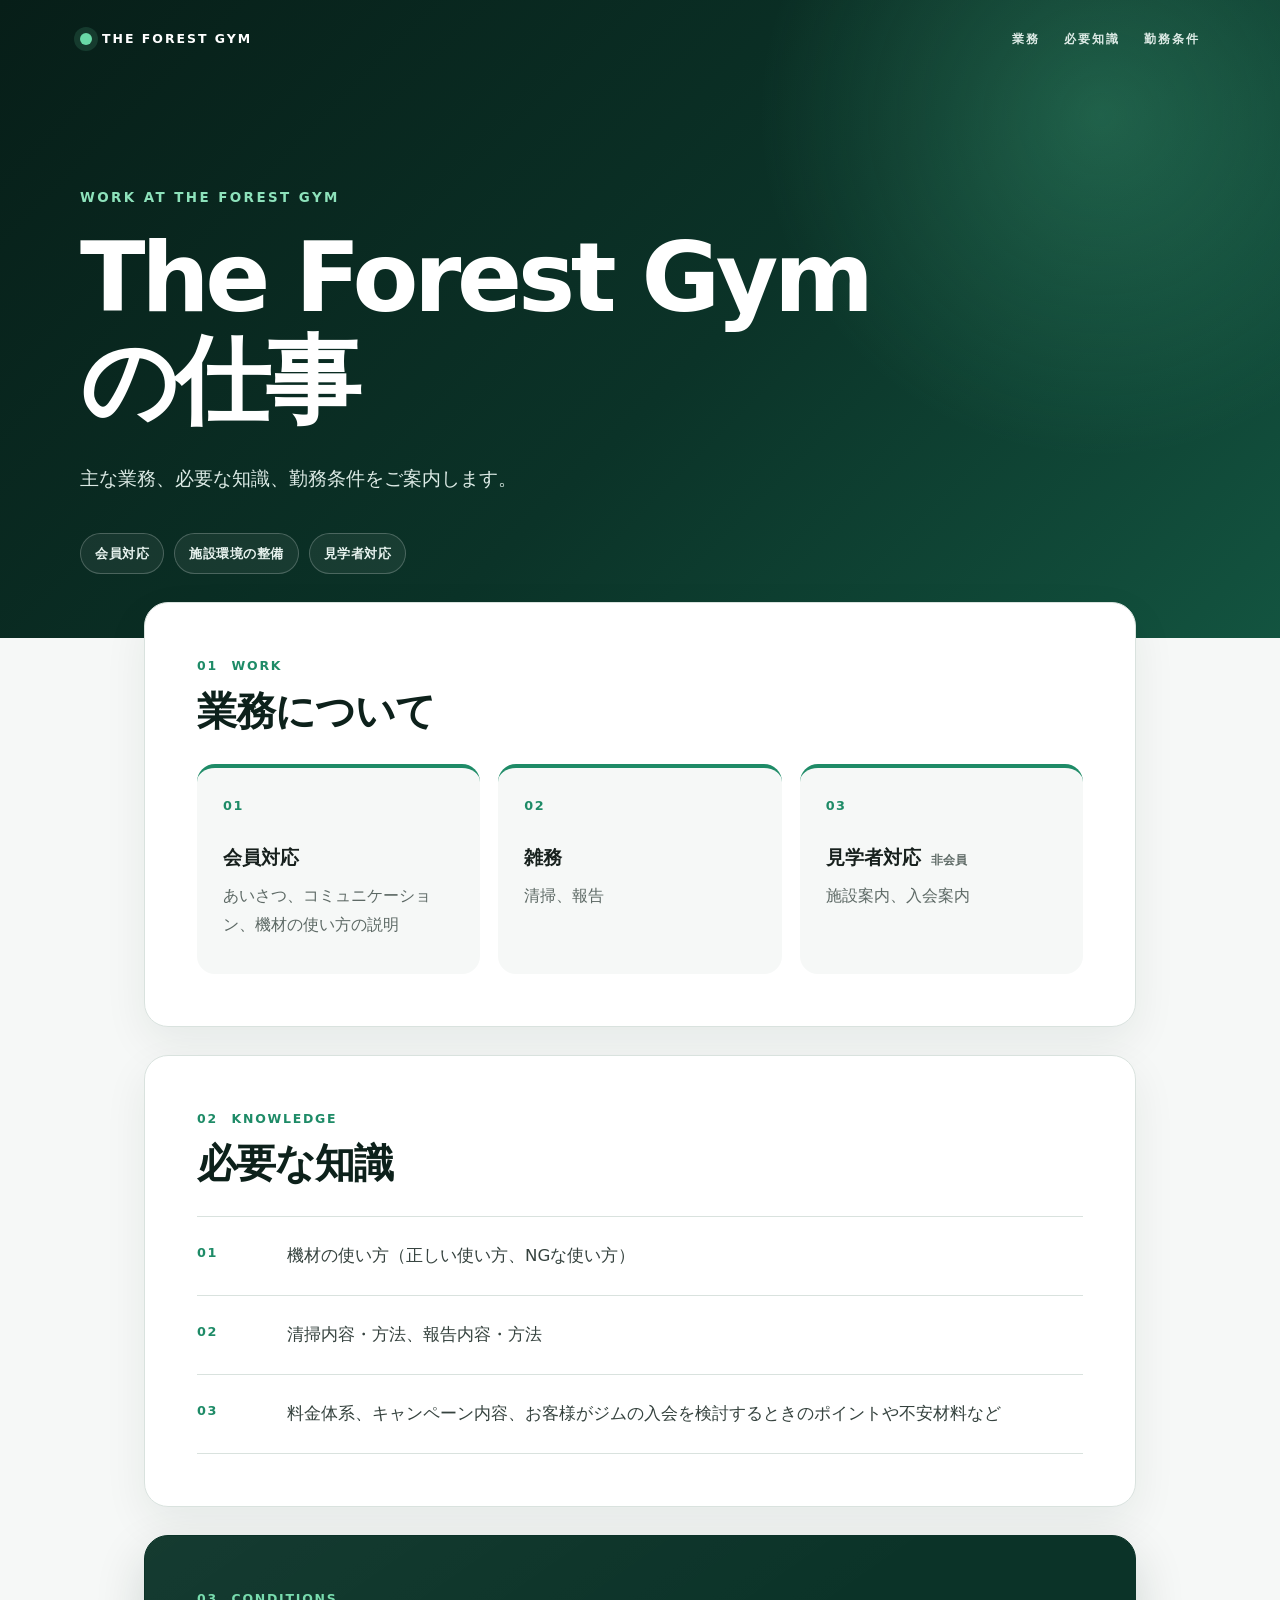
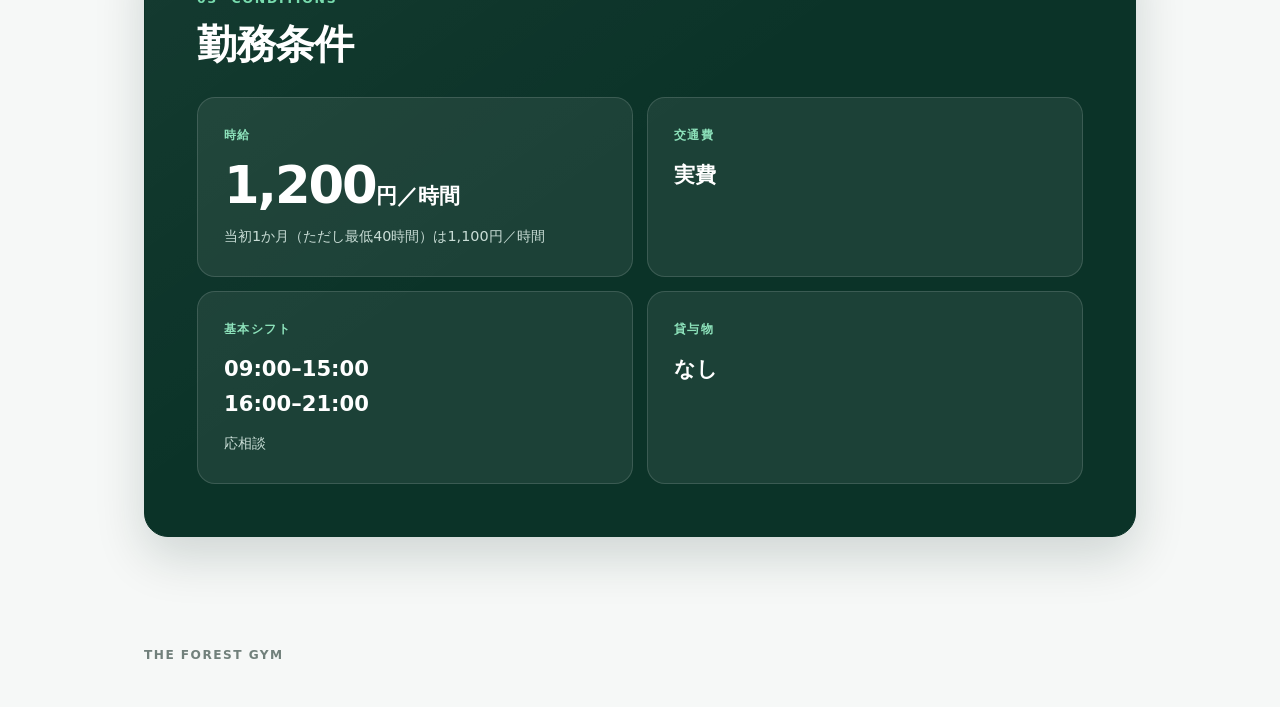
<file: work-guide.html>
<!doctype html>
<html lang="ja">
<head>
  <meta charset="utf-8">
  <meta name="viewport" content="width=device-width, initial-scale=1">
  <meta name="description" content="The Forest Gymの仕事内容、必要な知識、勤務条件のご案内">
  <title>The Forest Gymの仕事</title>
  <link rel="icon" type="image/svg+xml" href="data:image/svg+xml,%3Csvg xmlns='http://www.w3.org/2000/svg' viewBox='0 0 64 64'%3E%3Crect width='64' height='64' rx='14' fill='%230b3328'/%3E%3Cpath d='M32 10 18 32h9l-8 14h10v8h6v-8h10l-8-14h9L32 10Z' fill='%23ffffff'/%3E%3C/svg%3E">
  <style>
    :root {
      --forest: #0b3328;
      --leaf: #1e8b67;
      --mint: #dff4ea;
      --ink: #17201d;
      --muted: #5d6965;
      --paper: #f6f8f7;
      --white: #ffffff;
      --line: #d9e2de;
    }

    * { box-sizing: border-box; }

    html { scroll-behavior: smooth; }

    body {
      margin: 0;
      color: var(--ink);
      background: var(--paper);
      font-family: "Noto Sans JP", "Yu Gothic", "Hiragino Kaku Gothic ProN", system-ui, sans-serif;
      font-size: 16px;
      line-height: 1.8;
    }

    .hero {
      min-height: 56vh;
      padding: 28px clamp(20px, 5vw, 72px) 64px;
      color: var(--white);
      background:
        radial-gradient(circle at 86% 18%, rgba(82, 201, 151, .28), transparent 28%),
        linear-gradient(135deg, #071e18 0%, var(--forest) 55%, #135440 100%);
    }

    .brand {
      max-width: 1120px;
      margin: 0 auto;
      display: flex;
      align-items: center;
      justify-content: space-between;
      gap: 24px;
      font-size: .78rem;
      font-weight: 700;
      letter-spacing: .16em;
    }

    .brand-mark {
      display: inline-flex;
      align-items: center;
      gap: 10px;
    }

    .brand-mark::before {
      content: "";
      width: 12px;
      height: 12px;
      border-radius: 50%;
      background: #69d9a7;
      box-shadow: 0 0 0 6px rgba(105, 217, 167, .14);
    }

    .nav {
      display: flex;
      align-items: center;
      gap: 24px;
    }

    .nav a {
      color: #dceae5;
      text-decoration: none;
      transition: color .2s ease;
    }

    .nav a:hover,
    .nav a:focus-visible { color: #8de2bb; }

    .hero-inner {
      max-width: 1120px;
      margin: 0 auto;
      padding-top: clamp(72px, 11vw, 136px);
    }

    .eyebrow {
      margin: 0 0 16px;
      color: #8de2bb;
      font-size: .84rem;
      font-weight: 700;
      letter-spacing: .18em;
      text-transform: uppercase;
    }

    h1 {
      max-width: 820px;
      margin: 0;
      font-size: clamp(2.6rem, 8vw, 6rem);
      line-height: 1.08;
      letter-spacing: -.045em;
    }

    .lead {
      max-width: 640px;
      margin: 28px 0 0;
      color: #dceae5;
      font-size: clamp(1rem, 2vw, 1.16rem);
    }

    .hero-tags {
      display: flex;
      flex-wrap: wrap;
      gap: 10px;
      margin-top: 38px;
    }

    .hero-tags span {
      padding: 8px 14px;
      border: 1px solid rgba(255, 255, 255, .22);
      border-radius: 999px;
      background: rgba(255, 255, 255, .06);
      color: #e8f3ef;
      font-size: .8rem;
      font-weight: 700;
      letter-spacing: .04em;
    }

    main {
      max-width: 1120px;
      margin: -36px auto 0;
      padding: 0 clamp(20px, 5vw, 72px) 80px;
      position: relative;
    }

    .section {
      margin-bottom: 28px;
      padding: clamp(28px, 5vw, 52px);
      border: 1px solid var(--line);
      border-radius: 24px;
      background: var(--white);
      box-shadow: 0 16px 44px rgba(15, 44, 35, .07);
    }

    .section-kicker {
      margin: 0 0 8px;
      color: var(--leaf);
      font-size: .78rem;
      font-weight: 800;
      letter-spacing: .14em;
    }

    h2 {
      margin: 0 0 28px;
      color: #0d211b;
      font-size: clamp(1.7rem, 4vw, 2.5rem);
      line-height: 1.25;
      letter-spacing: -.025em;
    }

    .work-grid {
      display: grid;
      grid-template-columns: repeat(3, minmax(0, 1fr));
      gap: 18px;
    }

    .work-card {
      min-height: 210px;
      padding: 26px;
      border-radius: 18px;
      background: var(--paper);
      border-top: 4px solid var(--leaf);
    }

    .work-no {
      display: block;
      margin-bottom: 28px;
      color: var(--leaf);
      font-size: .8rem;
      font-weight: 800;
      letter-spacing: .12em;
    }

    h3 {
      margin: 0 0 10px;
      font-size: 1.2rem;
      line-height: 1.4;
    }

    .work-card h3 small {
      margin-left: 4px;
      color: var(--muted);
      font-size: .72rem;
      font-weight: 600;
    }

    .work-card p { margin: 0; color: var(--muted); }

    .knowledge-list {
      margin: 0;
      padding: 0;
      list-style: none;
      border-top: 1px solid var(--line);
    }

    .knowledge-item {
      display: grid;
      grid-template-columns: 72px minmax(0, 1fr);
      gap: 18px;
      padding: 24px 0;
      border-bottom: 1px solid var(--line);
    }

    .knowledge-number {
      color: var(--leaf);
      font-size: .8rem;
      font-weight: 800;
      letter-spacing: .12em;
    }

    .knowledge-item p {
      margin: 0;
      color: #35423e;
      font-size: 1.04rem;
    }

    .conditions {
      color: var(--white);
      background:
        linear-gradient(145deg, rgba(255, 255, 255, .04), transparent 44%),
        var(--forest);
      border-color: var(--forest);
      box-shadow: 0 20px 50px rgba(8, 37, 29, .16);
    }

    .conditions .section-kicker { color: #78dcae; }
    .conditions h2 { color: var(--white); }

    .conditions-grid {
      display: grid;
      grid-template-columns: repeat(2, minmax(0, 1fr));
      gap: 14px;
    }

    .condition-card {
      padding: 26px;
      border: 1px solid rgba(255, 255, 255, .14);
      border-radius: 18px;
      background: rgba(255, 255, 255, .07);
    }

    .condition-label {
      margin: 0 0 14px;
      color: #8de2bb;
      font-size: .78rem;
      font-weight: 800;
      letter-spacing: .12em;
    }

    .condition-value {
      margin: 0;
      color: var(--white);
      font-size: 1.32rem;
      font-weight: 700;
      line-height: 1.45;
    }

    .condition-value strong {
      font-size: clamp(2rem, 5vw, 3.2rem);
      line-height: 1;
      letter-spacing: -.04em;
    }

    .condition-note {
      margin: 12px 0 0;
      color: #c9ddd6;
      font-size: .9rem;
    }

    .shift-times {
      display: grid;
      gap: 4px;
      font-variant-numeric: tabular-nums;
    }

    footer {
      max-width: 1120px;
      margin: 0 auto;
      padding: 0 clamp(20px, 5vw, 72px) 40px;
      color: #71807b;
      font-size: .76rem;
      font-weight: 700;
      letter-spacing: .12em;
    }

    a:focus-visible {
      outline: 3px solid #8de2bb;
      outline-offset: 4px;
      border-radius: 4px;
    }

    @media (prefers-reduced-motion: no-preference) {
      .section {
        animation: reveal .6s ease both;
      }

      .section:nth-child(2) { animation-delay: .08s; }
      .section:nth-child(3) { animation-delay: .16s; }

      @keyframes reveal {
        from { opacity: 0; transform: translateY(14px); }
        to { opacity: 1; transform: translateY(0); }
      }
    }

    @media (max-width: 760px) {
      .hero { min-height: 510px; padding-inline: 20px; }
      .brand { align-items: flex-start; }
      .nav { display: none; }
      .hero-inner { padding-top: 92px; }
      main { margin-top: -28px; padding-inline: 14px; }
      .section { border-radius: 18px; }
      .work-grid { grid-template-columns: 1fr; }
      .work-card { min-height: auto; }
      .work-no { margin-bottom: 16px; }
      .knowledge-item { grid-template-columns: 44px minmax(0, 1fr); }
      .conditions-grid { grid-template-columns: 1fr; }
    }

    @media print {
      body { background: #fff; }
      .hero { min-height: auto; padding: 28px 36px 46px; }
      .hero-inner { padding-top: 52px; }
      main { margin-top: 0; padding: 28px 36px; }
      .section { box-shadow: none; break-inside: avoid; }
      .section { animation: none !important; }
    }
  </style>
</head>
<body>
  <header class="hero">
    <div class="brand">
      <span class="brand-mark">THE FOREST GYM</span>
      <nav class="nav" aria-label="ページ内メニュー">
        <a href="#work-title">業務</a>
        <a href="#knowledge-title">必要知識</a>
        <a href="#conditions-title">勤務条件</a>
      </nav>
    </div>
    <div class="hero-inner">
      <p class="eyebrow">Work at The Forest Gym</p>
      <h1>The Forest Gym<br>の仕事</h1>
      <p class="lead">主な業務、必要な知識、勤務条件をご案内します。</p>
      <div class="hero-tags" aria-label="主な業務">
        <span>会員対応</span>
        <span>施設環境の整備</span>
        <span>見学者対応</span>
      </div>
    </div>
  </header>

  <main>
    <section class="section" aria-labelledby="work-title">
      <p class="section-kicker">01　WORK</p>
      <h2 id="work-title">業務について</h2>
      <div class="work-grid">
        <article class="work-card">
          <span class="work-no">01</span>
          <h3>会員対応</h3>
          <p>あいさつ、コミュニケーション、機材の使い方の説明</p>
        </article>
        <article class="work-card">
          <span class="work-no">02</span>
          <h3>雑務</h3>
          <p>清掃、報告</p>
        </article>
        <article class="work-card">
          <span class="work-no">03</span>
          <h3>見学者対応 <small>非会員</small></h3>
          <p>施設案内、入会案内</p>
        </article>
      </div>
    </section>

    <section class="section" aria-labelledby="knowledge-title">
      <p class="section-kicker">02　KNOWLEDGE</p>
      <h2 id="knowledge-title">必要な知識</h2>
      <ol class="knowledge-list">
        <li class="knowledge-item">
          <span class="knowledge-number">01</span>
          <p>機材の使い方（正しい使い方、NGな使い方）</p>
        </li>
        <li class="knowledge-item">
          <span class="knowledge-number">02</span>
          <p>清掃内容・方法、報告内容・方法</p>
        </li>
        <li class="knowledge-item">
          <span class="knowledge-number">03</span>
          <p>料金体系、キャンペーン内容、お客様がジムの入会を検討するときのポイントや不安材料など</p>
        </li>
      </ol>
    </section>

    <section class="section conditions" aria-labelledby="conditions-title">
      <p class="section-kicker">03　CONDITIONS</p>
      <h2 id="conditions-title">勤務条件</h2>
      <div class="conditions-grid">
        <article class="condition-card">
          <p class="condition-label">時給</p>
          <p class="condition-value"><strong>1,200</strong>円／時間</p>
          <p class="condition-note">当初1か月（ただし最低40時間）は1,100円／時間</p>
        </article>
        <article class="condition-card">
          <p class="condition-label">交通費</p>
          <p class="condition-value">実費</p>
        </article>
        <article class="condition-card">
          <p class="condition-label">基本シフト</p>
          <p class="condition-value shift-times">
            <span>09:00–15:00</span>
            <span>16:00–21:00</span>
          </p>
          <p class="condition-note">応相談</p>
        </article>
        <article class="condition-card">
          <p class="condition-label">貸与物</p>
          <p class="condition-value">なし</p>
        </article>
      </div>
    </section>
  </main>

  <footer>THE FOREST GYM</footer>
</body>
</html>
</file>
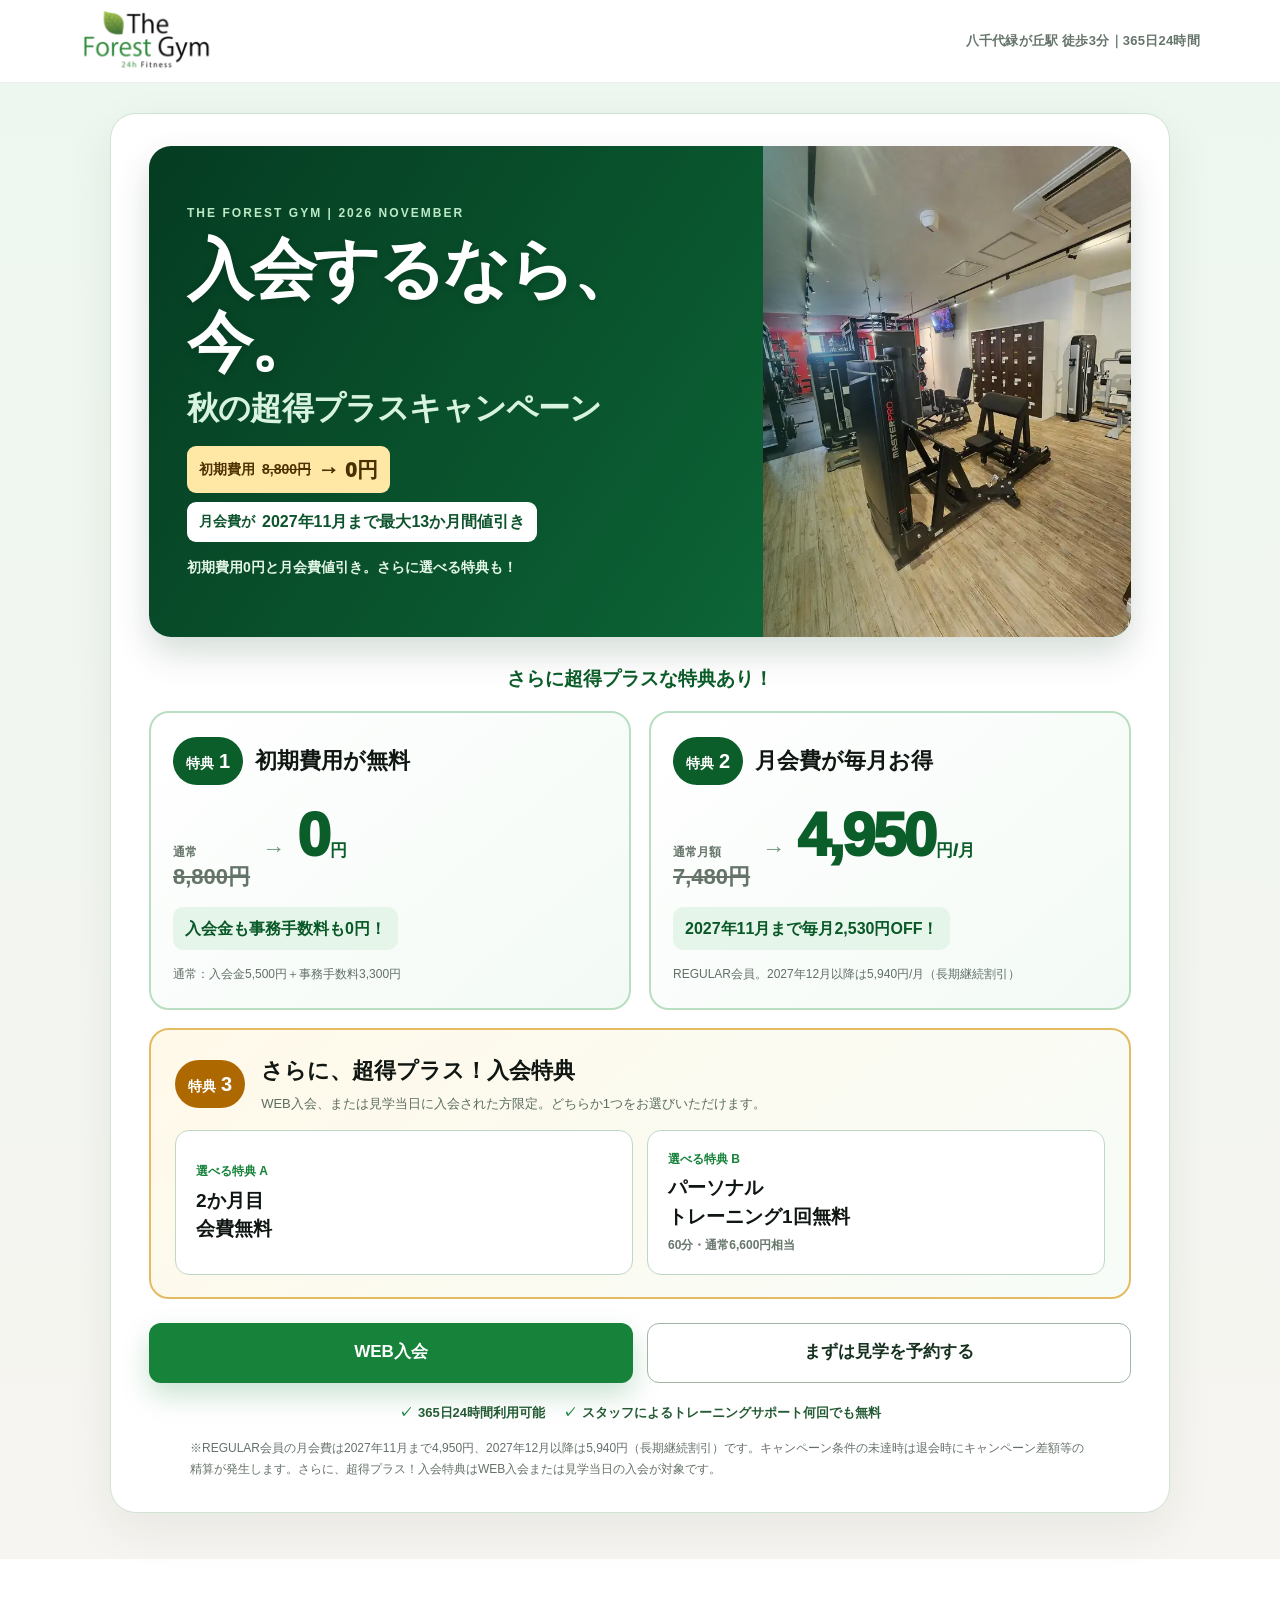
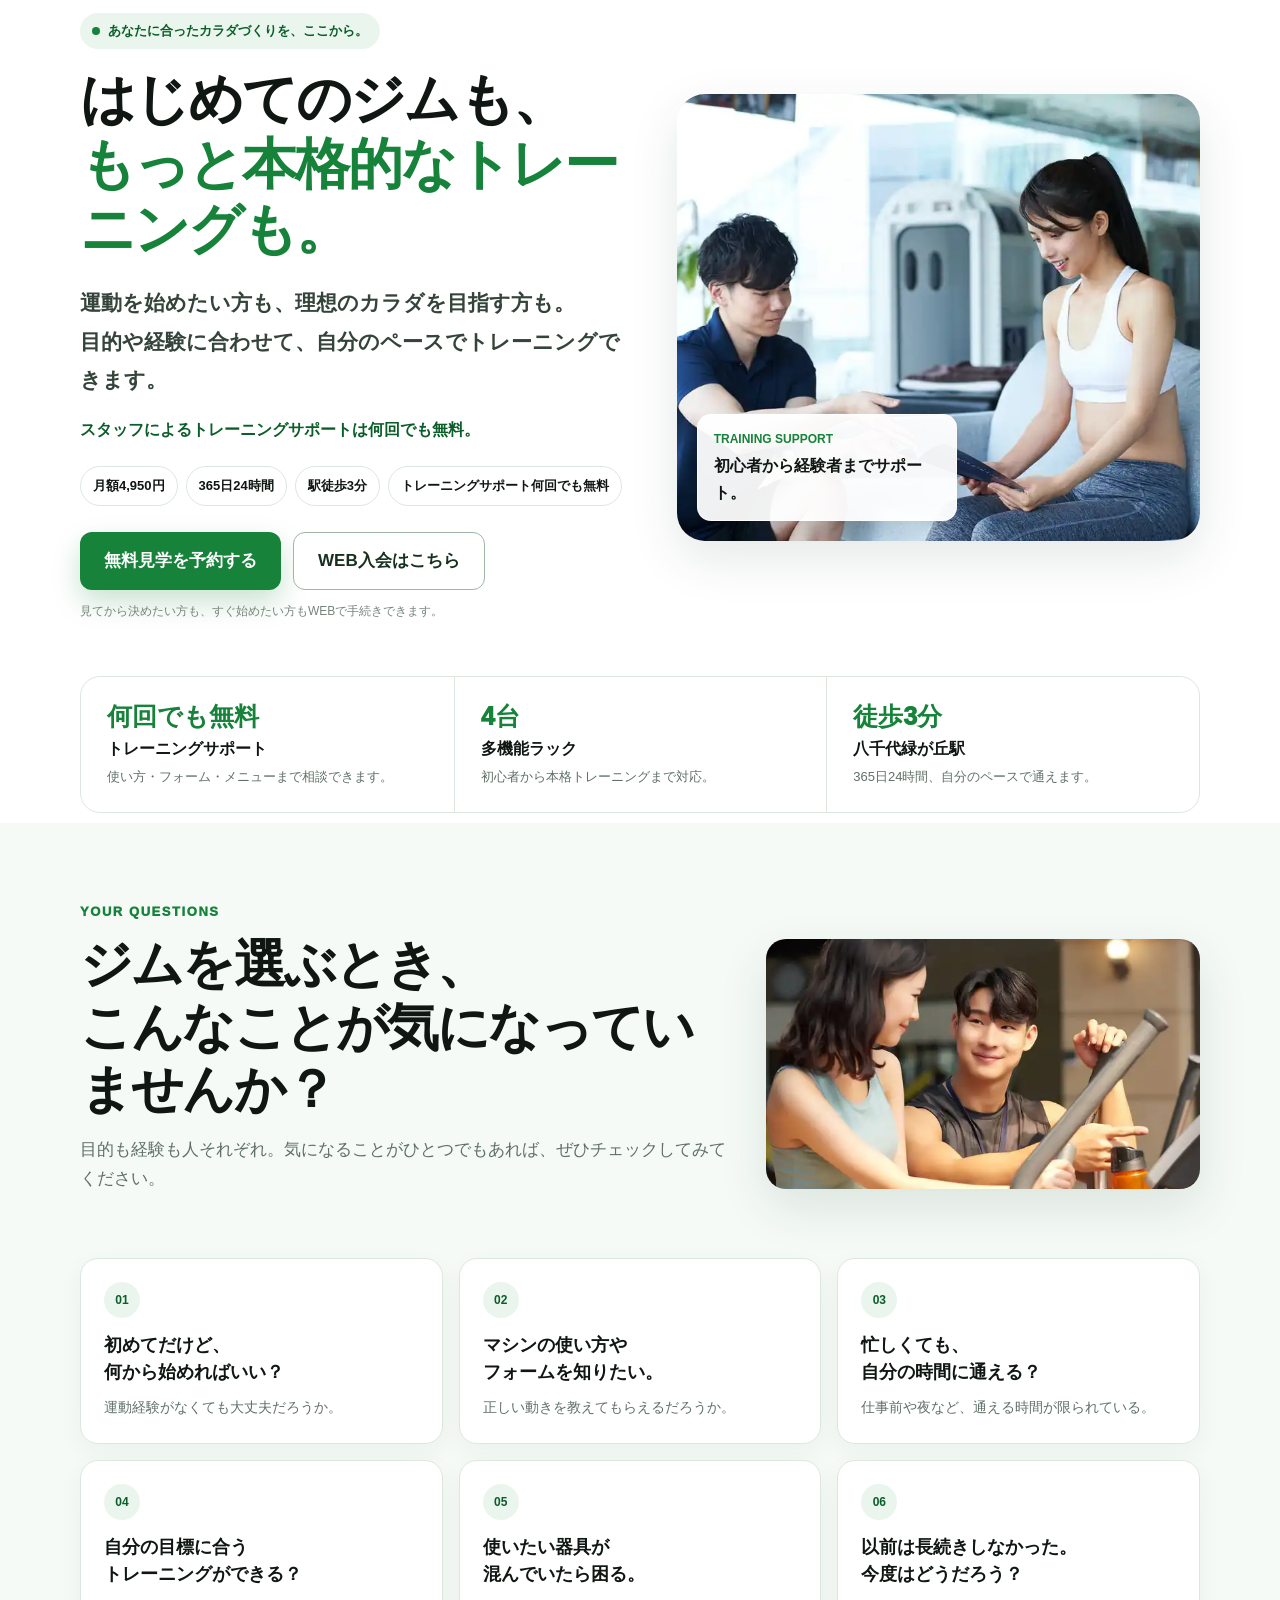
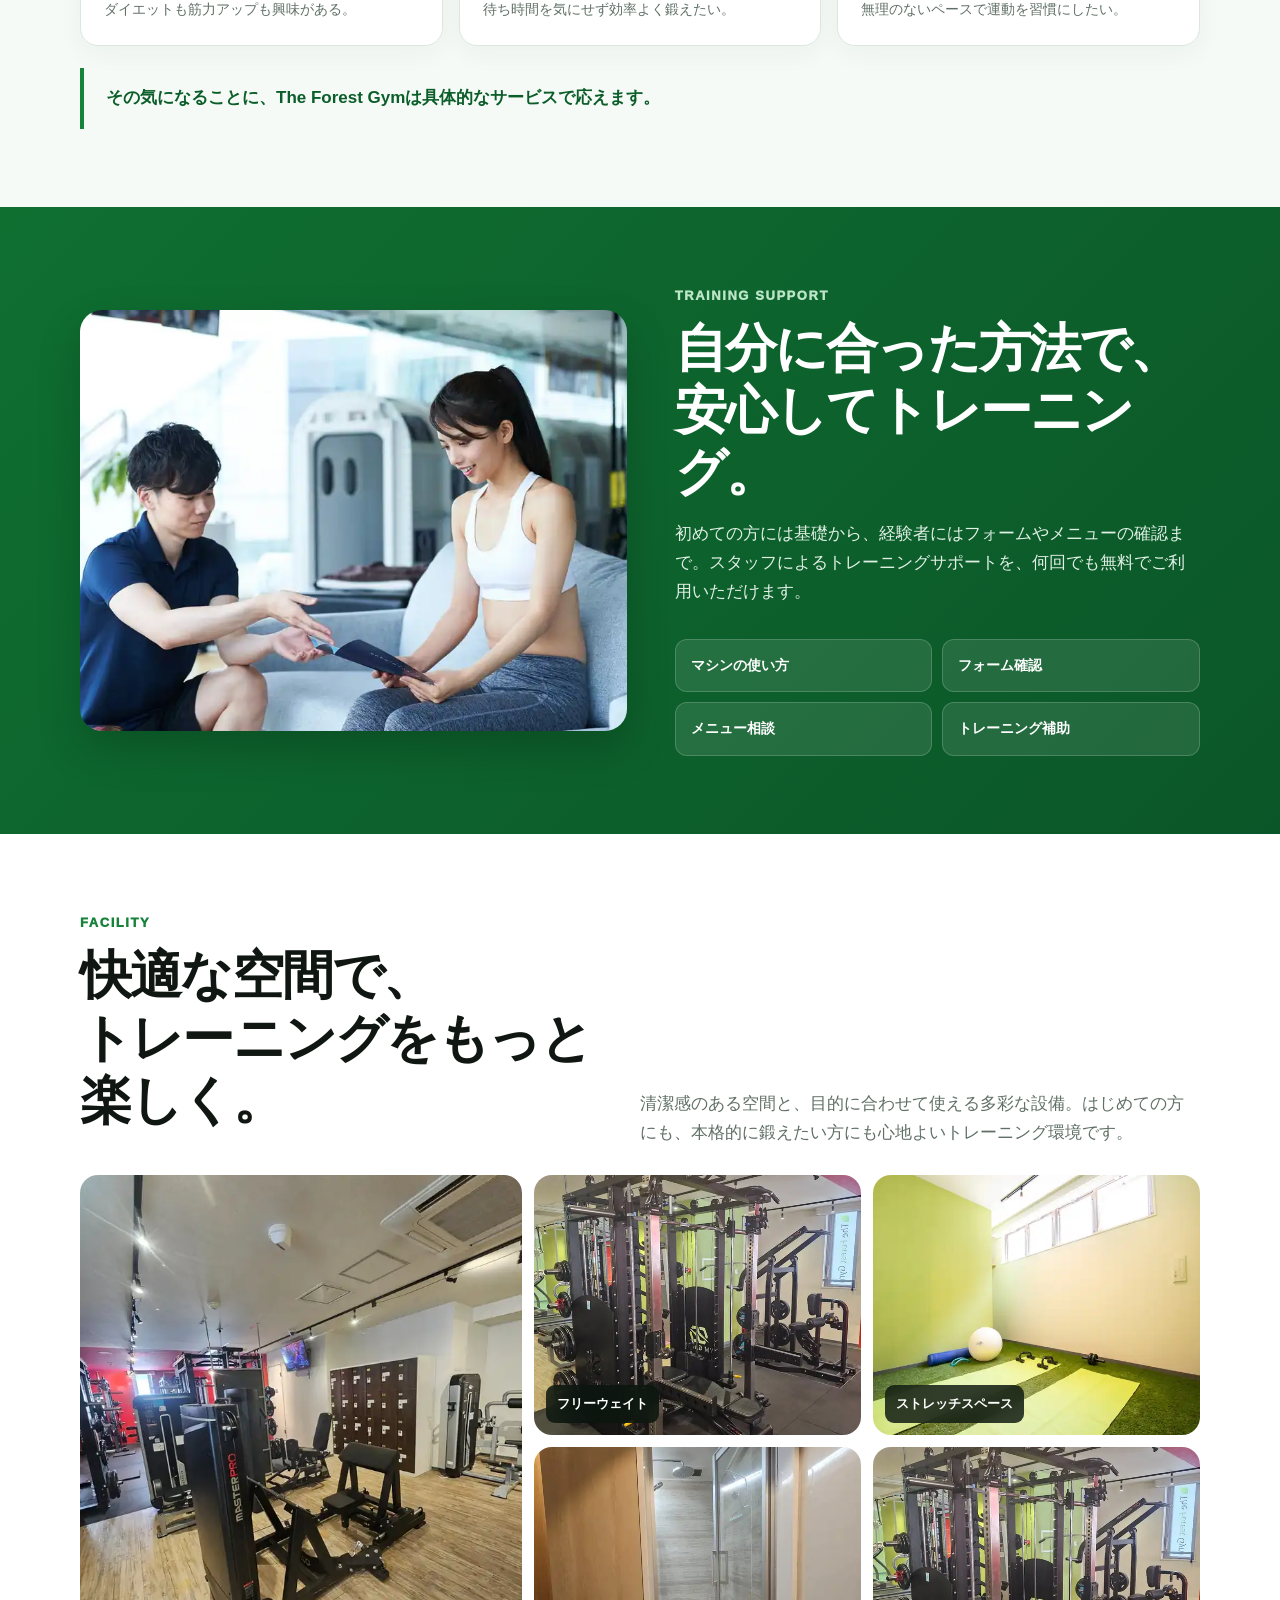
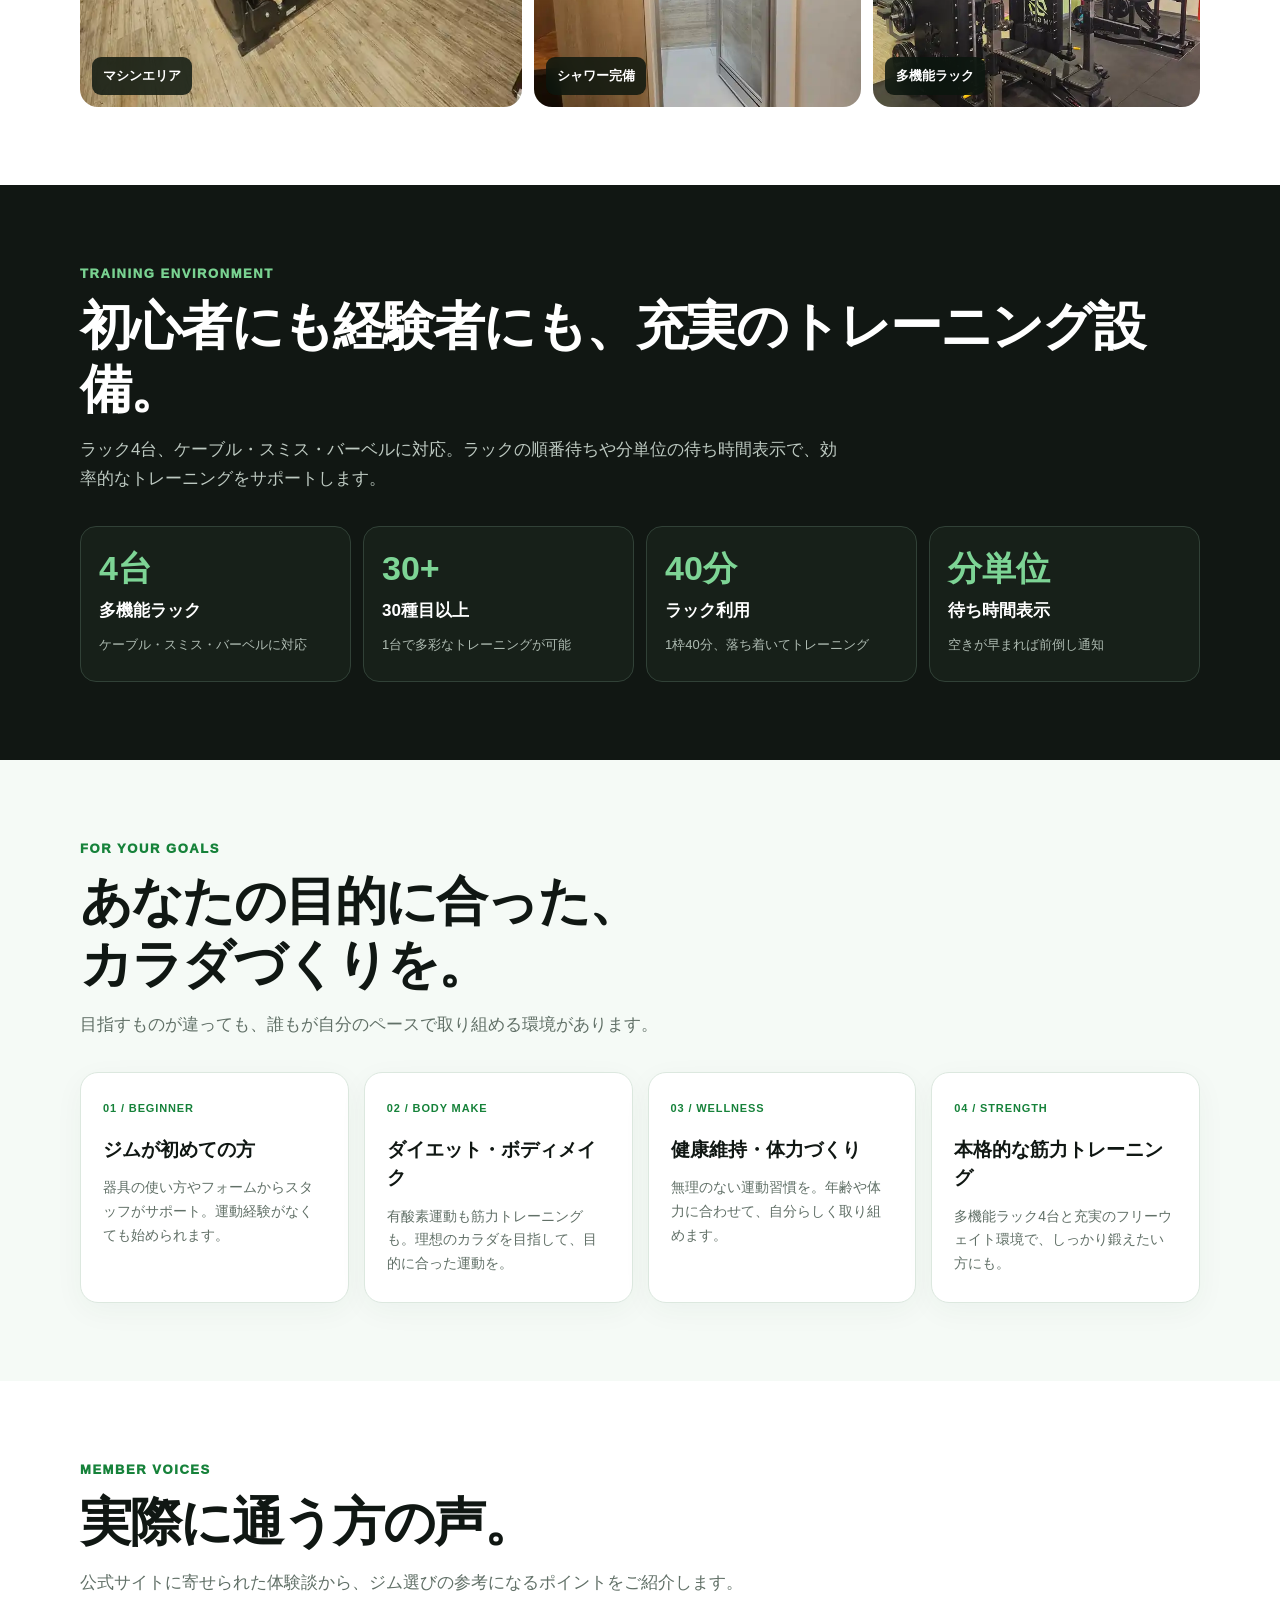
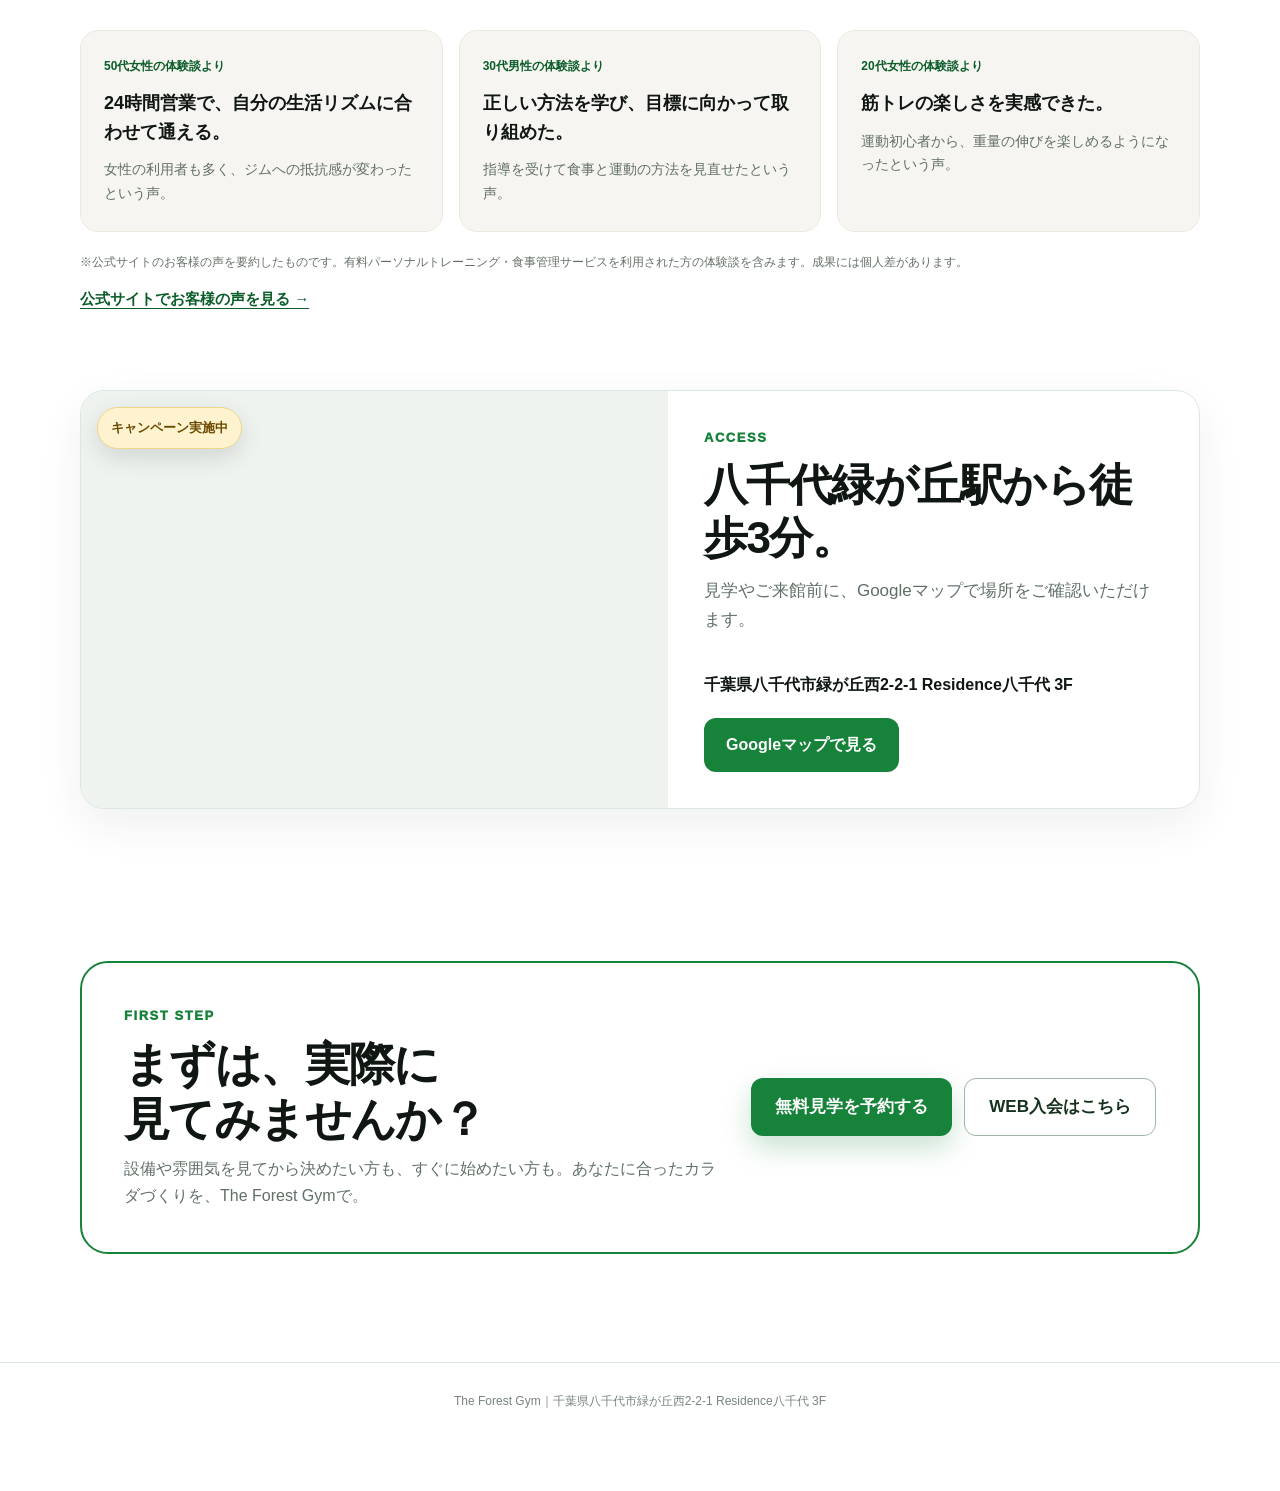
<file: lp/november-preview.html>
<!DOCTYPE html>
<html lang="ja">
<head>
<meta charset="UTF-8">
<meta name="viewport" content="width=device-width,initial-scale=1,viewport-fit=cover">
<meta name="theme-color" content="#ffffff">
<title>はじめてのジムも、本格トレーニングも。｜The Forest Gym 八千代緑が丘</title>
<meta name="description" content="The Forest Gym 八千代緑が丘｜秋の超得プラスキャンペーン。初期費用8,800円が0円、月会費値引き。WEB入会・見学当日入会でさらにプラス！入会特典。">
<script async src="https://www.googletagmanager.com/gtag/js?id=G-E3E38WJLME"></script>
<script>
window.dataLayer=window.dataLayer||[];function gtag(){dataLayer.push(arguments)}gtag('js',new Date());gtag('config','G-E3E38WJLME');
</script>
<style>
:root{--ink:#101713;--muted:#617067;--green:#16823a;--green-dark:#0b5d29;--green-soft:#eaf6ed;--green-pale:#f5faf6;--line:#dce8df;--white:#fff;--warm:#f7f5f1;--shadow:0 18px 50px rgba(21,55,35,.11)}
*{box-sizing:border-box}html{scroll-behavior:smooth}body{margin:0;font-family:-apple-system,BlinkMacSystemFont,"Segoe UI","Noto Sans JP","Hiragino Kaku Gothic ProN",Meiryo,sans-serif;color:var(--ink);background:#fff;line-height:1.7;-webkit-font-smoothing:antialiased}a{text-decoration:none;color:inherit}img{display:block;width:100%}.wrap{width:min(1120px,calc(100% - 40px));margin:auto}.header{position:sticky;top:0;z-index:60;background:rgba(255,255,255,.94);backdrop-filter:blur(14px);border-bottom:1px solid rgba(16,23,19,.07)}.head{min-height:82px;display:flex;align-items:center;justify-content:space-between;gap:20px;padding:7px 0}.logo{width:205px;max-height:64px;object-fit:contain;object-position:left center}.headinfo{font-size:13px;color:#66756b;font-weight:700;letter-spacing:.02em}.hero{padding:54px 0 28px;overflow:hidden}.hero-grid{display:grid;grid-template-columns:minmax(0,1.02fr) minmax(420px,.98fr);align-items:center;gap:52px}.kicker{display:inline-flex;gap:8px;align-items:center;background:var(--green-soft);color:var(--green-dark);font-weight:900;font-size:13px;padding:7px 12px;border-radius:999px;margin-bottom:18px}.dot{width:8px;height:8px;border-radius:50%;background:var(--green)}h1{font-size:clamp(44px,5.6vw,74px);line-height:1.05;letter-spacing:-.045em;margin:0 0 22px;font-weight:950}h1 .green{color:var(--green)}.hero-lead{font-size:clamp(17px,2vw,21px);color:#35443a;margin:0 0 18px;font-weight:700;line-height:1.85}.support-line{font-size:16px;color:var(--green-dark);font-weight:900;margin:0 0 24px}.proofs{display:flex;flex-wrap:wrap;gap:8px;margin-bottom:26px}.proof{border:1px solid var(--line);border-radius:999px;padding:8px 12px;background:#fff;font-weight:800;font-size:13px}.cta-row{display:flex;gap:12px;flex-wrap:wrap}.btn{display:inline-flex;align-items:center;justify-content:center;min-height:58px;padding:0 24px;border-radius:12px;font-size:17px;font-weight:900;transition:.18s ease;box-shadow:none}.btn:hover{transform:translateY(-1px)}.btn.primary{background:var(--green);color:#fff;box-shadow:0 12px 28px rgba(22,130,58,.23)}.btn.secondary{border:1.5px solid #9fb5a5;background:#fff;color:#17311f}.hero-note{margin-top:11px;font-size:12px;color:#77847c}.hero-photo{position:relative;border-radius:28px;overflow:hidden;box-shadow:var(--shadow);aspect-ratio:1.17/1}.hero-photo img{height:100%;object-fit:cover}.hero-tag{position:absolute;left:20px;bottom:20px;background:rgba(255,255,255,.94);border:1px solid rgba(255,255,255,.8);box-shadow:0 12px 28px rgba(0,0,0,.12);padding:14px 16px;border-radius:14px;font-weight:900;max-width:260px}.hero-tag small{display:block;color:var(--green);font-size:12px;margin-bottom:2px}.quick{padding:26px 0 10px}.quick-grid{display:grid;grid-template-columns:repeat(3,1fr);border:1px solid var(--line);border-radius:20px;overflow:hidden;background:#fff}.quick-item{padding:24px 26px}.quick-item+ .quick-item{border-left:1px solid var(--line)}.quick-num{font-size:25px;font-weight:950;color:var(--green);line-height:1.2}.quick-title{font-weight:900;margin-top:4px}.quick-text{font-size:13px;color:var(--muted);margin-top:4px}section{padding:78px 0}.section-kicker{font-size:13px;letter-spacing:.12em;color:var(--green);font-weight:950;margin-bottom:10px}h2{font-size:clamp(32px,4.3vw,52px);line-height:1.2;letter-spacing:-.035em;margin:0 0 16px}.section-lead{font-size:17px;color:var(--muted);margin:0 0 32px;max-width:760px}.worry{background:var(--green-pale)}.worry-grid{display:grid;grid-template-columns:.92fr 1.08fr;gap:42px;align-items:center}.worry-list{display:grid;gap:12px}.worry-card{background:#fff;border:1px solid var(--line);border-radius:16px;padding:18px 20px;display:flex;gap:14px;align-items:flex-start}.check{flex:0 0 30px;height:30px;border-radius:50%;display:grid;place-items:center;background:var(--green-soft);color:var(--green);font-weight:950}.worry-card strong{display:block;font-size:17px}.worry-card span{display:block;color:var(--muted);font-size:14px;margin-top:2px}.support-banner{background:linear-gradient(135deg,#0f6f31,#0b5628);color:#fff}.support-grid{display:grid;grid-template-columns:1.02fr .98fr;gap:48px;align-items:center}.support-photo{border-radius:22px;overflow:hidden;box-shadow:0 18px 44px rgba(0,0,0,.2);aspect-ratio:1.3/1}.support-photo img{height:100%;object-fit:cover}.support-banner .section-kicker{color:#bce6c7}.support-banner h2{color:#fff}.support-banner .section-lead{color:#e0f0e5}.support-points{display:grid;grid-template-columns:1fr 1fr;gap:10px}.support-point{background:rgba(255,255,255,.1);border:1px solid rgba(255,255,255,.18);padding:14px 15px;border-radius:12px;font-size:14px;font-weight:800}.facility-head{display:flex;justify-content:space-between;align-items:end;gap:30px;margin-bottom:28px}.facility-head .section-lead{margin:0;max-width:560px}.gallery{display:grid;grid-template-columns:1.15fr .85fr .85fr;grid-template-rows:260px 260px;gap:12px}.gcard{position:relative;overflow:hidden;border-radius:18px;background:#eee}.gcard:first-child{grid-row:1/3}.gcard img{height:100%;object-fit:cover}.glabel{position:absolute;left:12px;bottom:12px;background:rgba(10,21,14,.82);color:#fff;padding:8px 11px;border-radius:9px;font-size:13px;font-weight:900;backdrop-filter:blur(8px)}.equipment{background:#111713;color:#fff}.equipment .section-kicker{color:#79d291}.equipment .section-lead{color:#becac2}.equip-grid{display:grid;grid-template-columns:repeat(4,1fr);gap:12px;margin-top:30px}.equip{border:1px solid #314137;border-radius:16px;padding:24px 18px;background:#172019}.equip b{display:block;font-size:34px;line-height:1;color:#7dd495;margin-bottom:12px}.equip strong{display:block;font-size:17px;margin-bottom:4px}.equip span{color:#aebbb2;font-size:13px}.campaign{background:var(--warm)}.campaign-box{background:#fff;border-radius:26px;padding:38px;box-shadow:0 16px 48px rgba(32,43,35,.07);display:grid;grid-template-columns:1fr .95fr;gap:36px;align-items:center}.campaign-price{font-size:48px;font-weight:950;letter-spacing:-.04em;line-height:1.1;color:var(--green-dark)}.campaign-price small{font-size:15px;color:#526058;letter-spacing:0}.campaign-list{display:grid;gap:12px;margin-top:22px}.campaign-item{display:flex;gap:12px;align-items:flex-start}.campaign-item i{font-style:normal;color:var(--green);font-weight:950}.choice{border:1px solid var(--line);border-radius:18px;padding:22px;background:var(--green-pale)}.choice strong{display:block;font-size:18px;margin-bottom:12px}.choice-grid{display:grid;grid-template-columns:1fr 1fr;gap:10px}.choice-card{background:#fff;border:1px solid var(--line);padding:18px;border-radius:14px;font-weight:900;text-align:center}.choice-card span{display:block;color:var(--green);font-size:22px;margin-bottom:4px}.final{padding:76px 0 108px}.final-box{border:2px solid var(--green);border-radius:28px;padding:42px;background:#fff;display:grid;grid-template-columns:1fr auto;gap:30px;align-items:center}.final h2{margin-bottom:8px;font-size:clamp(30px,4vw,46px)}.final p{margin:0;color:var(--muted)}.sticky{display:none}footer{padding:28px 0 80px;border-top:1px solid var(--line);color:#78847c;font-size:12px;text-align:center}
@media(max-width:900px){.hero-grid,.worry-grid,.support-grid,.campaign-box{grid-template-columns:1fr}.hero-grid{gap:28px}.hero-photo{aspect-ratio:1.45/1}.gallery{grid-template-columns:1fr 1fr;grid-template-rows:240px 210px 210px}.gcard:first-child{grid-column:1/3;grid-row:auto}.equip-grid{grid-template-columns:1fr 1fr}.final-box{grid-template-columns:1fr}}
@media(max-width:640px){.wrap{width:min(100% - 28px,1120px)}.head{min-height:76px;padding:6px 0}.logo{width:180px;max-height:62px}.headinfo{display:none}.hero{padding:30px 0 18px}.hero-grid{display:flex;flex-direction:column}.hero-copy{order:1}.hero-photo{order:2;width:100%;border-radius:18px;aspect-ratio:1.2/1}h1{font-size:43px}.hero-lead{font-size:16px;line-height:1.8}.proofs{gap:6px}.proof{font-size:12px;padding:7px 9px}.cta-row{display:grid;grid-template-columns:1fr;width:100%}.btn{width:100%}.quick{padding-top:16px}.quick-grid{grid-template-columns:1fr}.quick-item+ .quick-item{border-left:0;border-top:1px solid var(--line)}section{padding:56px 0}.worry-grid{gap:28px}.support-grid{gap:26px}.support-points{grid-template-columns:1fr}.facility-head{display:block}.facility-head .section-lead{margin-top:8px}.gallery{grid-template-columns:1fr 1fr;grid-template-rows:190px 170px 170px}.equip-grid{grid-template-columns:1fr 1fr}.equip{padding:18px 14px}.equip b{font-size:28px}.campaign-box{padding:24px 18px;border-radius:20px}.campaign-price{font-size:40px}.choice-grid{grid-template-columns:1fr}.final{padding-bottom:96px}.final-box{padding:28px 20px;border-radius:20px}.sticky{display:grid;grid-template-columns:1fr 1fr;gap:8px;position:fixed;left:0;right:0;bottom:0;z-index:80;padding:9px 10px calc(9px + env(safe-area-inset-bottom));background:rgba(255,255,255,.96);backdrop-filter:blur(12px);border-top:1px solid var(--line)}.sticky .btn{min-height:50px;padding:0 10px;font-size:14px;border-radius:10px}footer{padding-bottom:100px}}

/* Campaign price emphasis */
.discount-price-wrap{margin:14px 0 8px;display:flex;align-items:flex-end;gap:14px;flex-wrap:wrap}
.discount-regular{font-size:15px;font-weight:800;color:#6d766f}
.discount-regular s{font-size:22px;color:#7a837d;text-decoration-thickness:2px}
.discount-current{font-size:50px;font-weight:950;letter-spacing:-.04em;line-height:1;color:var(--green-dark)}
.discount-current small{font-size:15px;color:#526058;letter-spacing:0;margin-left:6px}
.discount-badge{display:inline-flex;align-items:center;gap:8px;margin:10px 0 4px;padding:10px 14px;border-radius:999px;background:#fff3cf;border:1px solid #edd68a;color:#6a4b00;font-size:14px;font-weight:950}
.discount-badge strong{font-size:18px;color:#b06a00}
.discount-until{font-size:13px;color:#6f786f;font-weight:800;margin-bottom:18px}
@media(max-width:640px){
  .discount-current{font-size:42px}
  .discount-regular s{font-size:20px}
  .discount-badge{border-radius:14px;display:flex;width:100%;justify-content:center}
}


/* Google Maps location card */
.location{padding:0 0 76px}
.location-card{display:grid;grid-template-columns:1.05fr .95fr;gap:0;border:1px solid var(--line);border-radius:24px;overflow:hidden;background:#fff;box-shadow:0 16px 44px rgba(32,43,35,.07)}
.location-map{position:relative;min-height:320px;background:#eef3ef}
.location-map iframe{width:100%;height:100%;min-height:320px;border:0;display:block}
.map-campaign-label{position:absolute;top:16px;left:16px;z-index:2;background:#fff3cf;color:#6a4b00;border:1px solid #edd68a;border-radius:999px;padding:9px 13px;font-size:13px;font-weight:950;box-shadow:0 8px 24px rgba(0,0,0,.12)}
.location-copy{padding:36px;display:flex;flex-direction:column;justify-content:center}
.location-copy h2{font-size:clamp(30px,4vw,44px);margin-bottom:12px}
.location-address{font-weight:800;margin:4px 0 20px}
.map-link{display:inline-flex;align-items:center;justify-content:center;min-height:54px;padding:0 22px;border-radius:12px;background:var(--green);color:#fff;font-weight:900;width:max-content}
.map-link:hover{transform:translateY(-1px)}
@media(max-width:900px){
  .location-card{grid-template-columns:1fr}
  .location-map,.location-map iframe{min-height:280px}
}
@media(max-width:640px){
  .location{padding-bottom:56px}
  .location-copy{padding:24px 20px}
  .location-map,.location-map iframe{min-height:240px}
  .map-link{width:100%}
}


/* 2026-10 conversion-oriented LP revisions */
.hero h1{font-size:clamp(34px,4.3vw,60px);line-height:1.18;letter-spacing:-.035em}
.hero .support-line{line-height:1.5}
.concern-intro{display:grid;grid-template-columns:minmax(0,1.2fr) minmax(260px,.8fr);gap:36px;align-items:center}
.concern-photo img{width:100%;max-height:250px;object-fit:cover;border-radius:18px;box-shadow:var(--shadow)}
.concern-grid{display:grid;grid-template-columns:repeat(3,minmax(0,1fr));gap:16px;margin:32px 0 22px}
.concern-card{background:#fff;border:1px solid var(--line);border-radius:18px;padding:23px;box-shadow:0 8px 26px rgba(21,55,35,.045)}
.concern-icon{display:inline-flex;width:36px;height:36px;align-items:center;justify-content:center;font-size:12px;font-weight:900;background:var(--green-soft);color:var(--green-dark);border-radius:50%;margin-bottom:14px}
.concern-card strong{font-size:18px;line-height:1.5;display:block;color:var(--ink)}
.concern-card p{font-size:14px;color:var(--muted);line-height:1.7;margin:10px 0 0}
.concern-next{border-left:4px solid var(--green);background:var(--green-pale);border-radius:0 12px 12px 0;padding:16px 22px;color:var(--green-dark);font-size:17px}
.purposes{background:var(--green-pale)}
.purpose-grid{display:grid;grid-template-columns:repeat(4,minmax(0,1fr));gap:15px;margin-top:30px}
.purpose-card{background:#fff;border:1px solid var(--line);padding:26px 22px;border-radius:18px;box-shadow:0 8px 30px rgba(20,60,40,.045)}
.purpose-num{font-size:11px;font-weight:900;letter-spacing:.08em;color:var(--green);margin-bottom:18px}
.purpose-card h3{font-size:19px;line-height:1.5;margin:0 0 12px}
.purpose-card p{font-size:14px;color:var(--muted);margin:0}
.voice-grid{display:grid;grid-template-columns:repeat(3,minmax(0,1fr));gap:16px;margin-top:28px}
.voice-card{background:var(--warm);border:1px solid #eee9df;border-radius:18px;padding:25px 23px}
.voice-label{color:var(--green-dark);font-size:12px;font-weight:900;margin-bottom:12px}
.voice-card h3{font-size:18px;line-height:1.6;margin:0 0 12px}
.voice-card p{color:var(--muted);font-size:14px;margin:0}
.voice-note,.offer-terms{font-size:12px;line-height:1.75;color:#657168}
.voice-note{margin:20px 0 12px}
.voice-more{font-size:15px;color:var(--green-dark);font-weight:900;text-decoration:underline;text-underline-offset:4px}
.offer-terms{margin:14px 0 0}
@media(max-width:900px){.concern-intro{grid-template-columns:1fr}.concern-grid,.voice-grid,.purpose-grid{grid-template-columns:repeat(2,minmax(0,1fr))}}
@media(max-width:640px){.hero h1{font-size:clamp(30px,8.3vw,43px);line-height:1.22}.concern-grid,.purpose-grid,.voice-grid{grid-template-columns:1fr;gap:11px}.concern-card,.purpose-card,.voice-card{padding:19px 18px}.concern-next{font-size:15px}.hero .support-line{font-size:15px}}

/* First-viewport campaign emphasis: price and CTA before supporting story */
.campaign-first{padding:38px 0 44px;background:linear-gradient(180deg,#edf7ef 0%,#f7f5f1 100%)}
.campaign-first .campaign-box{border:1px solid rgba(22,130,58,.14)}
.campaign-first .section-kicker{display:inline-flex;align-items:center;gap:7px;color:var(--green-dark);background:var(--green-soft);border-radius:99px;padding:6px 12px;letter-spacing:.1em}
.campaign-first h2{font-size:clamp(34px,4.4vw,58px);margin:6px 0 14px;line-height:1.2}
.campaign-first .discount-price-wrap{gap:8px 18px;align-items:flex-end}
.campaign-first .discount-current{font-size:clamp(43px,4.5vw,58px)}
.campaign-first-actions{margin:18px 0 23px}
.campaign-first-actions .cta-row{display:flex;gap:10px;flex-wrap:wrap}
.campaign-first-actions .btn{flex:1 1 190px;padding:0 13px}
.campaign-first .campaign-list{margin-top:12px}
@media(max-width:900px){.campaign-first{padding:24px 0 34px}.campaign-first .campaign-box{gap:22px}}
@media(max-width:640px){.campaign-first{padding:14px 0 32px}.campaign-first .campaign-box{padding:23px 16px;border-radius:18px}.campaign-first h2{font-size:36px;margin:8px 0 10px}.campaign-first .discount-price-wrap{display:block;margin:8px 0}.campaign-first .discount-current{font-size:48px;line-height:1.14;margin-top:3px}.campaign-first .discount-current small{display:block;margin:4px 0 0;font-size:13px}.campaign-first .discount-regular s{font-size:18px}.campaign-first .discount-badge{margin-top:8px;padding:8px 10px;font-size:13px;gap:5px}.campaign-first .discount-badge strong{font-size:16px}.campaign-first .discount-until{margin-bottom:10px}.campaign-first-actions .cta-row{display:grid;grid-template-columns:1fr 1fr;gap:8px}.campaign-first-actions .btn{width:100%;min-height:50px;font-size:14px;padding:0 6px}.campaign-first .campaign-list{gap:9px}.campaign-first .campaign-item{font-size:14px}.campaign-first .choice{padding:16px}.campaign-first .choice-card{padding:12px 8px;font-size:14px}}

/* Three numbered benefits: equal-weight initial-fee and monthly-price cards */
.campaign-first{padding:30px 0 46px}
.campaign-first .campaign-box{display:block;width:100%;max-width:1060px;padding:32px 38px;border:1px solid #cfe4d3}
.campaign-intro{text-align:center;margin-bottom:24px}.campaign-first .campaign-intro h2{margin:8px 0}.campaign-intro p{margin:0;color:#526456}
.campaign-benefits{display:grid;grid-template-columns:repeat(2,minmax(0,1fr));gap:18px}
.campaign-benefit{border:2px solid #b9dec1;background:linear-gradient(140deg,#fff,#f3faf5);border-radius:20px;padding:24px 22px;display:flex;flex-direction:column;min-width:0}
.benefit-head{display:flex;align-items:center;gap:12px;margin-bottom:18px;flex-wrap:wrap}
.benefit-label{background:var(--green-dark);color:#fff;padding:7px 13px;border-radius:99px;font-size:14px;font-weight:800;white-space:nowrap;display:inline-flex;align-items:baseline;gap:5px}.benefit-label b{font-size:20px}
.benefit-head h3{font-size:22px;margin:0;line-height:1.4}
.benefit-prices{display:flex;align-items:baseline;flex-wrap:wrap;gap:8px 12px;margin-bottom:16px}
.benefit-original{display:flex;flex-direction:column;line-height:1.2;gap:5px;color:#657469}.benefit-original span{font-size:12px;font-weight:800}.benefit-original s{font-size:22px;font-weight:800;text-decoration-thickness:2px}
.benefit-arrow{font-size:23px;color:#73977f;font-weight:900}
.benefit-now strong{font-size:clamp(47px,4.7vw,62px);line-height:1.1;font-weight:950;letter-spacing:-.045em;color:var(--green-dark);white-space:nowrap}
.benefit-now strong span{font-size:17px;letter-spacing:0;margin-left:2px}
.benefit-emphasis{align-self:flex-start;background:#e5f5e9;border-radius:10px;color:#095827;font-size:16px;font-weight:900;padding:8px 12px;margin-bottom:10px}
.benefit-detail{margin:auto 0 0;padding-top:4px;font-size:12px;color:#617067;line-height:1.7}
.campaign-choice-panel{margin-top:18px;border:1.5px solid #cce1d0;border-radius:20px;background:var(--green-pale);padding:22px 24px}
.choice-heading{display:flex;align-items:center;gap:16px;margin-bottom:15px}.choice-heading h3{font-size:22px;margin:0}.choice-heading p{font-size:13px;color:#5d6e62;margin:3px 0 0}
.campaign-choice-panel .choice-grid{display:grid;grid-template-columns:repeat(2,minmax(0,1fr));gap:14px}
.campaign-choice-panel .choice-card{border:1px solid #bfd8c5;text-align:left;padding:18px 20px;display:flex;flex-direction:column;justify-content:center}
.campaign-choice-panel .choice-card span{font-size:12px;font-weight:900;color:var(--green);margin:0 0 5px}
.campaign-choice-panel .choice-card strong{font-size:19px;line-height:1.5}.campaign-choice-panel .choice-card small{font-size:12px;color:#68776c;margin-top:4px}
.campaign-cta{display:grid;grid-template-columns:1fr 1fr;gap:14px;margin-top:24px}.campaign-cta .btn{width:100%;min-height:60px;padding:12px;text-align:center}
.campaign-service-points{display:flex;justify-content:center;flex-wrap:wrap;gap:8px 18px;font-size:13px;font-weight:800;color:#245b34;margin:19px 0 10px}
.campaign-service-points span::before{content:"✓";margin-right:6px;color:var(--green)}.campaign-first .offer-terms{max-width:900px;margin:14px auto 0}
@media(max-width:780px){.campaign-benefits{grid-template-columns:1fr}.campaign-first .campaign-box{padding:26px 22px}.benefit-head{margin-bottom:12px}}
@media(max-width:640px){.campaign-first{padding:12px 0 32px}.campaign-first .campaign-box{padding:21px 15px;border-radius:18px}.campaign-intro{margin-bottom:19px}.campaign-first .campaign-intro h2{font-size:35px}.campaign-intro p{font-size:14px}.campaign-benefits{gap:12px}.campaign-benefit{padding:19px 16px;border-radius:16px}.benefit-head{gap:9px}.benefit-label{font-size:12px;padding:6px 11px}.benefit-label b{font-size:17px}.benefit-head h3{font-size:19px}.benefit-original s{font-size:19px}.benefit-prices{gap:7px 10px}.benefit-arrow{font-size:19px}.benefit-now strong{font-size:clamp(43px,11vw,54px)}.benefit-now strong span{font-size:14px}.benefit-emphasis{font-size:14px;padding:8px 10px}.campaign-choice-panel{padding:17px 14px;margin-top:12px;border-radius:16px}.choice-heading{align-items:flex-start;gap:10px}.choice-heading h3{font-size:18px}.choice-heading p{font-size:12px}.campaign-choice-panel .choice-grid{gap:8px}.campaign-choice-panel .choice-card{padding:13px 10px}.campaign-choice-panel .choice-card strong{font-size:15px}.campaign-cta{grid-template-columns:1fr;gap:9px;margin-top:18px}.campaign-cta .btn{min-height:54px;font-size:16px}.campaign-service-points{justify-content:flex-start;font-size:12px;margin:15px 0 8px}}

/* October 2026 body-transformation campaign identity */
.campaign-first .campaign-promo{margin:0 0 26px;min-height:280px;display:grid;grid-template-columns:minmax(0,1.25fr) minmax(250px,.75fr);overflow:hidden;border-radius:22px;background:linear-gradient(125deg,#053c22,#0b5d32 60%,#127741);color:#fff;text-align:left;position:relative;isolation:isolate;box-shadow:0 16px 34px rgba(1,54,23,.17)}
.campaign-promo-copy{padding:32px 20px 32px 38px;position:relative;z-index:2;display:flex;flex-direction:column;align-items:flex-start;justify-content:center}
.campaign-promo .promo-eyebrow{font-weight:850;letter-spacing:.17em;color:#bceac6;font-size:12px;margin:0 0 10px}
.campaign-first .campaign-promo h2{margin:0 0 10px;font-size:clamp(40px,5.4vw,66px);line-height:1.1;letter-spacing:-.045em;color:#fff;font-weight:950;text-shadow:0 2px 9px rgba(0,0,0,.15)}
.campaign-first .campaign-promo .promo-subhead{margin:0 0 16px;font-size:clamp(24px,2.9vw,32px);line-height:1.3;color:#d8f3df;font-weight:900;letter-spacing:-.025em}
.promo-deadlines{display:flex;gap:9px;flex-wrap:wrap;align-items:center}
.promo-date,.promo-limit{display:inline-flex;align-items:baseline;gap:3px;border-radius:9px;font-size:14px;font-weight:900;line-height:1.25;padding:9px 12px;white-space:nowrap}
.promo-date{background:#ffe8a6;color:#4d3100}.promo-date strong{font-size:21px;font-weight:950;color:#483000}
.promo-limit{background:#fff;color:#0d542d}.promo-limit strong{font-size:20px;color:#0d542d}
.campaign-first .campaign-promo .promo-lead{color:#e4f6e7;font-size:14px;font-weight:800;margin:14px 0 0}
.campaign-promo-photo{overflow:hidden;min-width:0;min-height:100%;position:relative}
.campaign-promo-photo::after{content:"";position:absolute;inset:0;background:linear-gradient(90deg,rgba(4,59,32,.36),rgba(4,59,32,0) 45%)}
.campaign-promo-photo img{width:100%;height:100%;min-height:280px;object-fit:cover;object-position:center}
@media(max-width:780px){.campaign-first .campaign-promo{grid-template-columns:minmax(0,1fr) 35%;min-height:255px}.campaign-promo-copy{padding:24px 14px 24px 22px}.campaign-first .campaign-promo h2{font-size:clamp(39px,5.5vw,55px)}}
@media(max-width:640px){
.campaign-first .campaign-promo{display:block;min-height:258px;margin-bottom:18px;border-radius:16px}
.campaign-promo-photo{position:absolute;right:0;top:0;bottom:0;width:64%;z-index:0}
.campaign-promo-photo img{height:100%;min-height:258px;object-position:center}
.campaign-promo-photo::after{background:linear-gradient(90deg,#053c22 0%,rgba(5,60,34,.68) 44%,rgba(5,60,34,.26) 100%)}
.campaign-promo-copy{min-height:258px;padding:20px 14px 19px 17px;background:linear-gradient(90deg,rgba(5,60,34,.98) 0%,rgba(5,60,34,.87) 58%,rgba(5,60,34,.43) 100%);display:flex;align-items:flex-start}
.campaign-promo .promo-eyebrow{font-size:10px;letter-spacing:.13em;margin-bottom:9px}
.campaign-first .campaign-promo h2{font-size:clamp(37px,9.8vw,46px);line-height:1.11;margin-bottom:8px}
.campaign-first .campaign-promo .promo-subhead{font-size:clamp(20px,5.4vw,25px);line-height:1.3;margin-bottom:13px}
.promo-deadlines{gap:7px}
.promo-date,.promo-limit{padding:7px 9px;font-size:12px;border-radius:7px}
.promo-date strong,.promo-limit strong{font-size:17px}
.campaign-first .campaign-promo .promo-lead{font-size:12px;margin-top:10px}
}


/* 2026-11 campaign: switch at midnight JST */
.guarantee-intro{display:none;margin:0 0 16px;text-align:center;color:#0b5d29;font-size:19px;font-weight:950}
.november-campaign .guarantee-intro{display:block}
.november-campaign .promo-date,.november-campaign .promo-limit{white-space:normal;align-items:center;gap:7px;line-height:1.4}
.november-campaign .promo-date strong{font-size:21px}
.november-campaign .promo-limit strong{font-size:16px}
.november-campaign .campaign-choice-panel{border:2px solid #e4bb63;background:linear-gradient(140deg,#fff9e9,#f7fcf8)}
.november-campaign .campaign-choice-panel .benefit-label{background:#ae6800}
@media(max-width:640px){.guarantee-intro{font-size:17px;line-height:1.6}.november-campaign .promo-limit strong{font-size:13px}.november-campaign .promo-date,.november-campaign .promo-limit{font-size:12px}.november-campaign .promo-date strong{font-size:17px}}
</style>
</head>
<body>
<header class="header"><div class="wrap head"><img class="logo" src="./logo-header.webp?v=20261006-2304" alt="The Forest Gym"><div class="headinfo">八千代緑が丘駅 徒歩3分｜365日24時間</div></div></header>
<main>
<section class="campaign campaign-first november-campaign" id="campaign" data-campaign-revision="november-note-20261031-v3">
  <div class="wrap campaign-box">
    <div class="campaign-intro campaign-promo">
      <div class="campaign-promo-copy">
        <div class="promo-eyebrow">THE FOREST GYM | 2026 NOVEMBER</div>
        <h2>入会するなら、<br>今。</h2>
        <p class="promo-subhead">秋の超得プラスキャンペーン</p>
        <div class="promo-deadlines">
          <span class="promo-date">初期費用 <s>8,800円</s> <strong>→ 0円</strong></span>
          <span class="promo-limit">月会費が <strong>2027年11月まで最大13か月間値引き</strong></span>
        </div>
        <p class="promo-lead">初期費用0円と月会費値引き。さらに選べる特典も！</p>
      </div>
      <div class="campaign-promo-photo">
        <img src="[data-uri]" alt="The Forest Gymのマシンエリア" loading="eager" fetchpriority="high">
      </div>
    </div>
    <p class="guarantee-intro">さらに超得プラスな特典あり！</p>
    <div class="campaign-benefits">
      <article class="campaign-benefit" aria-label="特典1 初期費用8,800円が0円">
        <div class="benefit-head"><span class="benefit-label">特典 <b>1</b></span><h3>初期費用が無料</h3></div>
        <div class="benefit-prices">
          <div class="benefit-original"><span>通常</span><s>8,800円</s></div>
          <span class="benefit-arrow" aria-hidden="true">→</span>
          <div class="benefit-now"><strong>0<span>円</span></strong></div>
        </div>
        <div class="benefit-emphasis">入会金も事務手数料も0円！</div>
        <p class="benefit-detail">通常：入会金5,500円＋事務手数料3,300円</p>
      </article>
      <article class="campaign-benefit" aria-label="特典2 REGULAR月会費7,480円が4,950円 2027年11月まで">
        <div class="benefit-head"><span class="benefit-label">特典 <b>2</b></span><h3>月会費が毎月お得</h3></div>
        <div class="benefit-prices">
          <div class="benefit-original"><span>通常月額</span><s>7,480円</s></div>
          <span class="benefit-arrow" aria-hidden="true">→</span>
          <div class="benefit-now"><strong>4,950<span>円/月</span></strong></div>
        </div>
        <div class="benefit-emphasis">2027年11月まで毎月2,530円OFF！</div>
        <p class="benefit-detail">REGULAR会員。2027年12月以降は5,940円/月（長期継続割引）</p>
      </article>
    </div>
    <div class="campaign-choice-panel">
      <div class="choice-heading">
        <span class="benefit-label">特典 <b>3</b></span>
        <div><h3>さらに、超得プラス！入会特典</h3><p>WEB入会、または見学当日に入会された方限定。どちらか1つをお選びいただけます。</p></div>
      </div>
      <div class="choice-grid">
        <div class="choice-card"><span>選べる特典 A</span><strong>2か月目<br>会費無料</strong></div>
        <div class="choice-card"><span>選べる特典 B</span><strong>パーソナル<br>トレーニング1回無料</strong><small>60分・通常6,600円相当</small></div>
      </div>
    </div>
    <div class="campaign-cta">
      <a class="btn primary" data-cta="join" href="https://forestgym-tokyo.github.io/membership-form/">WEB入会</a>
      <a class="btn secondary" data-cta="tour" href="https://forestgym-tokyo.github.io/anauts-os-reserve/tour/">まずは見学を予約する</a>
    </div>
    <div class="campaign-service-points"><span>365日24時間利用可能</span><span>スタッフによるトレーニングサポート何回でも無料</span></div>
    <p class="offer-terms">※REGULAR会員の月会費は2027年11月まで4,950円、2027年12月以降は5,940円（長期継続割引）です。キャンペーン条件の未達時は退会時にキャンペーン差額等の精算が発生します。さらに、超得プラス！入会特典はWEB入会または見学当日の入会が対象です。</p>
  </div>
</section>
<section class="hero"><div class="wrap hero-grid"><div class="hero-copy"><div class="kicker"><span class="dot"></span>あなたに合ったカラダづくりを、ここから。</div><h1>はじめてのジムも、<br><span class="green">もっと本格的なトレーニングも。</span></h1><p class="hero-lead">運動を始めたい方も、理想のカラダを目指す方も。<br>目的や経験に合わせて、自分のペースでトレーニングできます。</p><p class="support-line">スタッフによるトレーニングサポートは何回でも無料。</p><div class="proofs"><span class="proof">月額4,950円</span><span class="proof">365日24時間</span><span class="proof">駅徒歩3分</span><span class="proof">トレーニングサポート何回でも無料</span></div><div class="cta-row"><a class="btn primary" data-cta="tour" href="https://forestgym-tokyo.github.io/anauts-os-reserve/tour/">無料見学を予約する</a><a class="btn secondary" data-cta="join" href="https://forestgym-tokyo.github.io/membership-form/">WEB入会はこちら</a></div><div class="hero-note">見てから決めたい方も、すぐ始めたい方もWEBで手続きできます。</div></div><div class="hero-photo"><img src="[data-uri]" alt="スタッフによるトレーニングサポートのイメージ"><div class="hero-tag"><small>TRAINING SUPPORT</small>初心者から経験者までサポート。</div></div></div></section>
<section class="quick"><div class="wrap"><div class="quick-grid"><div class="quick-item"><div class="quick-num">何回でも無料</div><div class="quick-title">トレーニングサポート</div><div class="quick-text">使い方・フォーム・メニューまで相談できます。</div></div><div class="quick-item"><div class="quick-num">4台</div><div class="quick-title">多機能ラック</div><div class="quick-text">初心者から本格トレーニングまで対応。</div></div><div class="quick-item"><div class="quick-num">徒歩3分</div><div class="quick-title">八千代緑が丘駅</div><div class="quick-text">365日24時間、自分のペースで通えます。</div></div></div></div></section>
<section class="worry" id="concerns"><div class="wrap">
  <div class="concern-intro"><div><div class="section-kicker">YOUR QUESTIONS</div>
  <h2>ジムを選ぶとき、<br>こんなことが気になっていませんか？</h2>
  <p class="section-lead">目的も経験も人それぞれ。気になることがひとつでもあれば、ぜひチェックしてみてください。</p></div>
  <div class="concern-photo"><img src="[data-uri]" alt="スタッフがトレーニングをサポートするイメージ" style="border-radius:20px;box-shadow:var(--shadow)"></div></div>
  <div class="concern-grid"><article class="concern-card"><span class="concern-icon">01</span><strong>初めてだけど、<br>何から始めればいい？</strong><p>運動経験がなくても大丈夫だろうか。</p></article>
<article class="concern-card"><span class="concern-icon">02</span><strong>マシンの使い方や<br>フォームを知りたい。</strong><p>正しい動きを教えてもらえるだろうか。</p></article>
<article class="concern-card"><span class="concern-icon">03</span><strong>忙しくても、<br>自分の時間に通える？</strong><p>仕事前や夜など、通える時間が限られている。</p></article>
<article class="concern-card"><span class="concern-icon">04</span><strong>自分の目標に合う<br>トレーニングができる？</strong><p>ダイエットも筋力アップも興味がある。</p></article>
<article class="concern-card"><span class="concern-icon">05</span><strong>使いたい器具が<br>混んでいたら困る。</strong><p>待ち時間を気にせず効率よく鍛えたい。</p></article>
<article class="concern-card"><span class="concern-icon">06</span><strong>以前は長続きしなかった。<br>今度はどうだろう？</strong><p>無理のないペースで運動を習慣にしたい。</p></article></div>
  <div class="concern-next"><strong>その気になることに、The Forest Gymは具体的なサービスで応えます。</strong></div>
</div></section>
<section class="support-banner"><div class="wrap support-grid"><div class="support-photo"><img src="[data-uri]" alt="トレーニングサポート"></div><div><div class="section-kicker">TRAINING SUPPORT</div><h2>自分に合った方法で、<br>安心してトレーニング。</h2><p class="section-lead">初めての方には基礎から、経験者にはフォームやメニューの確認まで。スタッフによるトレーニングサポートを、何回でも無料でご利用いただけます。</p><div class="support-points"><div class="support-point">マシンの使い方</div><div class="support-point">フォーム確認</div><div class="support-point">メニュー相談</div><div class="support-point">トレーニング補助</div></div></div></div></section>
<section><div class="wrap"><div class="facility-head"><div><div class="section-kicker">FACILITY</div><h2>快適な空間で、<br>トレーニングをもっと楽しく。</h2></div><p class="section-lead">清潔感のある空間と、目的に合わせて使える多彩な設備。はじめての方にも、本格的に鍛えたい方にも心地よいトレーニング環境です。</p></div><div class="gallery"><div class="gcard"><img src="[data-uri]" alt="マシンエリア"><div class="glabel">マシンエリア</div></div><div class="gcard"><img src="[data-uri]" alt="フリーウェイト"><div class="glabel">フリーウェイト</div></div><div class="gcard"><img src="[data-uri]" alt="ストレッチスペース"><div class="glabel">ストレッチスペース</div></div><div class="gcard"><img src="[data-uri]" alt="シャワールーム"><div class="glabel">シャワー完備</div></div><div class="gcard"><img src="[data-uri]" alt="多機能ラック"><div class="glabel">多機能ラック</div></div></div></div></section>
<section class="equipment"><div class="wrap"><div class="section-kicker">TRAINING ENVIRONMENT</div><h2>初心者にも経験者にも、充実のトレーニング設備。</h2><p class="section-lead">ラック4台、ケーブル・スミス・バーベルに対応。ラックの順番待ちや分単位の待ち時間表示で、効率的なトレーニングをサポートします。</p><div class="equip-grid"><div class="equip"><b>4台</b><strong>多機能ラック</strong><span>ケーブル・スミス・バーベルに対応</span></div><div class="equip"><b>30+</b><strong>30種目以上</strong><span>1台で多彩なトレーニングが可能</span></div><div class="equip"><b>40分</b><strong>ラック利用</strong><span>1枠40分、落ち着いてトレーニング</span></div><div class="equip"><b>分単位</b><strong>待ち時間表示</strong><span>空きが早まれば前倒し通知</span></div></div></div></section>

<section class="purposes" id="for-you"><div class="wrap">
  <div class="section-kicker">FOR YOUR GOALS</div>
  <h2>あなたの目的に合った、<br>カラダづくりを。</h2>
  <p class="section-lead">目指すものが違っても、誰もが自分のペースで取り組める環境があります。</p>
  <div class="purpose-grid"><article class="purpose-card"><div class="purpose-num">01 / BEGINNER</div><h3>ジムが初めての方</h3><p>器具の使い方やフォームからスタッフがサポート。運動経験がなくても始められます。</p></article>
<article class="purpose-card"><div class="purpose-num">02 / BODY MAKE</div><h3>ダイエット・ボディメイク</h3><p>有酸素運動も筋力トレーニングも。理想のカラダを目指して、目的に合った運動を。</p></article>
<article class="purpose-card"><div class="purpose-num">03 / WELLNESS</div><h3>健康維持・体力づくり</h3><p>無理のない運動習慣を。年齢や体力に合わせて、自分らしく取り組めます。</p></article>
<article class="purpose-card"><div class="purpose-num">04 / STRENGTH</div><h3>本格的な筋力トレーニング</h3><p>多機能ラック4台と充実のフリーウェイト環境で、しっかり鍛えたい方にも。</p></article></div>
</div></section>
<section class="voices"><div class="wrap">
  <div class="section-kicker">MEMBER VOICES</div>
  <h2>実際に通う方の声。</h2>
  <p class="section-lead">公式サイトに寄せられた体験談から、ジム選びの参考になるポイントをご紹介します。</p>
  <div class="voice-grid"><article class="voice-card"><div class="voice-label">50代女性の体験談より</div><h3>24時間営業で、自分の生活リズムに合わせて通える。</h3><p>女性の利用者も多く、ジムへの抵抗感が変わったという声。</p></article>
<article class="voice-card"><div class="voice-label">30代男性の体験談より</div><h3>正しい方法を学び、目標に向かって取り組めた。</h3><p>指導を受けて食事と運動の方法を見直せたという声。</p></article>
<article class="voice-card"><div class="voice-label">20代女性の体験談より</div><h3>筋トレの楽しさを実感できた。</h3><p>運動初心者から、重量の伸びを楽しめるようになったという声。</p></article></div>
  <p class="voice-note">※公式サイトのお客様の声を要約したものです。有料パーソナルトレーニング・食事管理サービスを利用された方の体験談を含みます。成果には個人差があります。</p>
  <a class="voice-more" href="https://www.theforestgym.com/voice" target="_blank" rel="noopener noreferrer">公式サイトでお客様の声を見る →</a>
</div></section>

<section class="location">
  <div class="wrap">
    <div class="location-card">
      <div class="location-map">
        <div class="map-campaign-label">キャンペーン実施中</div>
        <iframe
          src="https://www.google.com/maps?q=The%20Forest%20Gym%20%E5%8D%83%E8%91%89%E7%9C%8C%E5%85%AB%E5%8D%83%E4%BB%A3%E5%B8%82%E7%B7%91%E3%81%8C%E4%B8%98%E8%A5%BF2-2-1%20Residence%E5%85%AB%E5%8D%83%E4%BB%A3%203F&output=embed"
          loading="lazy"
          referrerpolicy="no-referrer-when-downgrade"
          title="The Forest Gym Googleマップ">
        </iframe>
      </div>
      <div class="location-copy">
        <div class="section-kicker">ACCESS</div>
        <h2>八千代緑が丘駅から徒歩3分。</h2>
        <p class="section-lead">見学やご来館前に、Googleマップで場所をご確認いただけます。</p>
        <div class="location-address">千葉県八千代市緑が丘西2-2-1 Residence八千代 3F</div>
        <a class="map-link" href="https://www.google.com/maps/search/?api=1&query=The%20Forest%20Gym%20%E5%8D%83%E8%91%89%E7%9C%8C%E5%85%AB%E5%8D%83%E4%BB%A3%E5%B8%82%E7%B7%91%E3%81%8C%E4%B8%98%E8%A5%BF2-2-1%20Residence%E5%85%AB%E5%8D%83%E4%BB%A3%203F" target="_blank" rel="noopener noreferrer">Googleマップで見る</a>
      </div>
    </div>
  </div>
</section>
<section class="final"><div class="wrap final-box"><div><div class="section-kicker">FIRST STEP</div><h2>まずは、実際に<br>見てみませんか？</h2><p>設備や雰囲気を見てから決めたい方も、すぐに始めたい方も。あなたに合ったカラダづくりを、The Forest Gymで。</p></div><div class="cta-row"><a class="btn primary" data-cta="tour" href="https://forestgym-tokyo.github.io/anauts-os-reserve/tour/">無料見学を予約する</a><a class="btn secondary" data-cta="join" href="https://forestgym-tokyo.github.io/membership-form/">WEB入会はこちら</a></div></div></section>
</main>
<div class="sticky"><a class="btn secondary" data-cta="tour" href="https://forestgym-tokyo.github.io/anauts-os-reserve/tour/">見学予約</a><a class="btn primary" data-cta="join" href="https://forestgym-tokyo.github.io/membership-form/">WEB入会</a></div>
<footer><div class="wrap">The Forest Gym｜千葉県八千代市緑が丘西2-2-1 Residence八千代 3F</div></footer>


<script>
const incomingParams=new URLSearchParams(window.location.search);document.querySelectorAll('[data-cta]').forEach(link=>{const target=new URL(link.href);incomingParams.forEach((value,key)=>{if(key!=="preview")target.searchParams.set(key,value)});link.href=target.toString();link.addEventListener('click',()=>{if(typeof window.gtag!=='function')return;const kind=link.dataset.cta;window.gtag('event',kind==='tour'?'tour_cta_click':'web_join_cta_click',{link_url:link.href})})});
</script>
</body></html>
</file>
